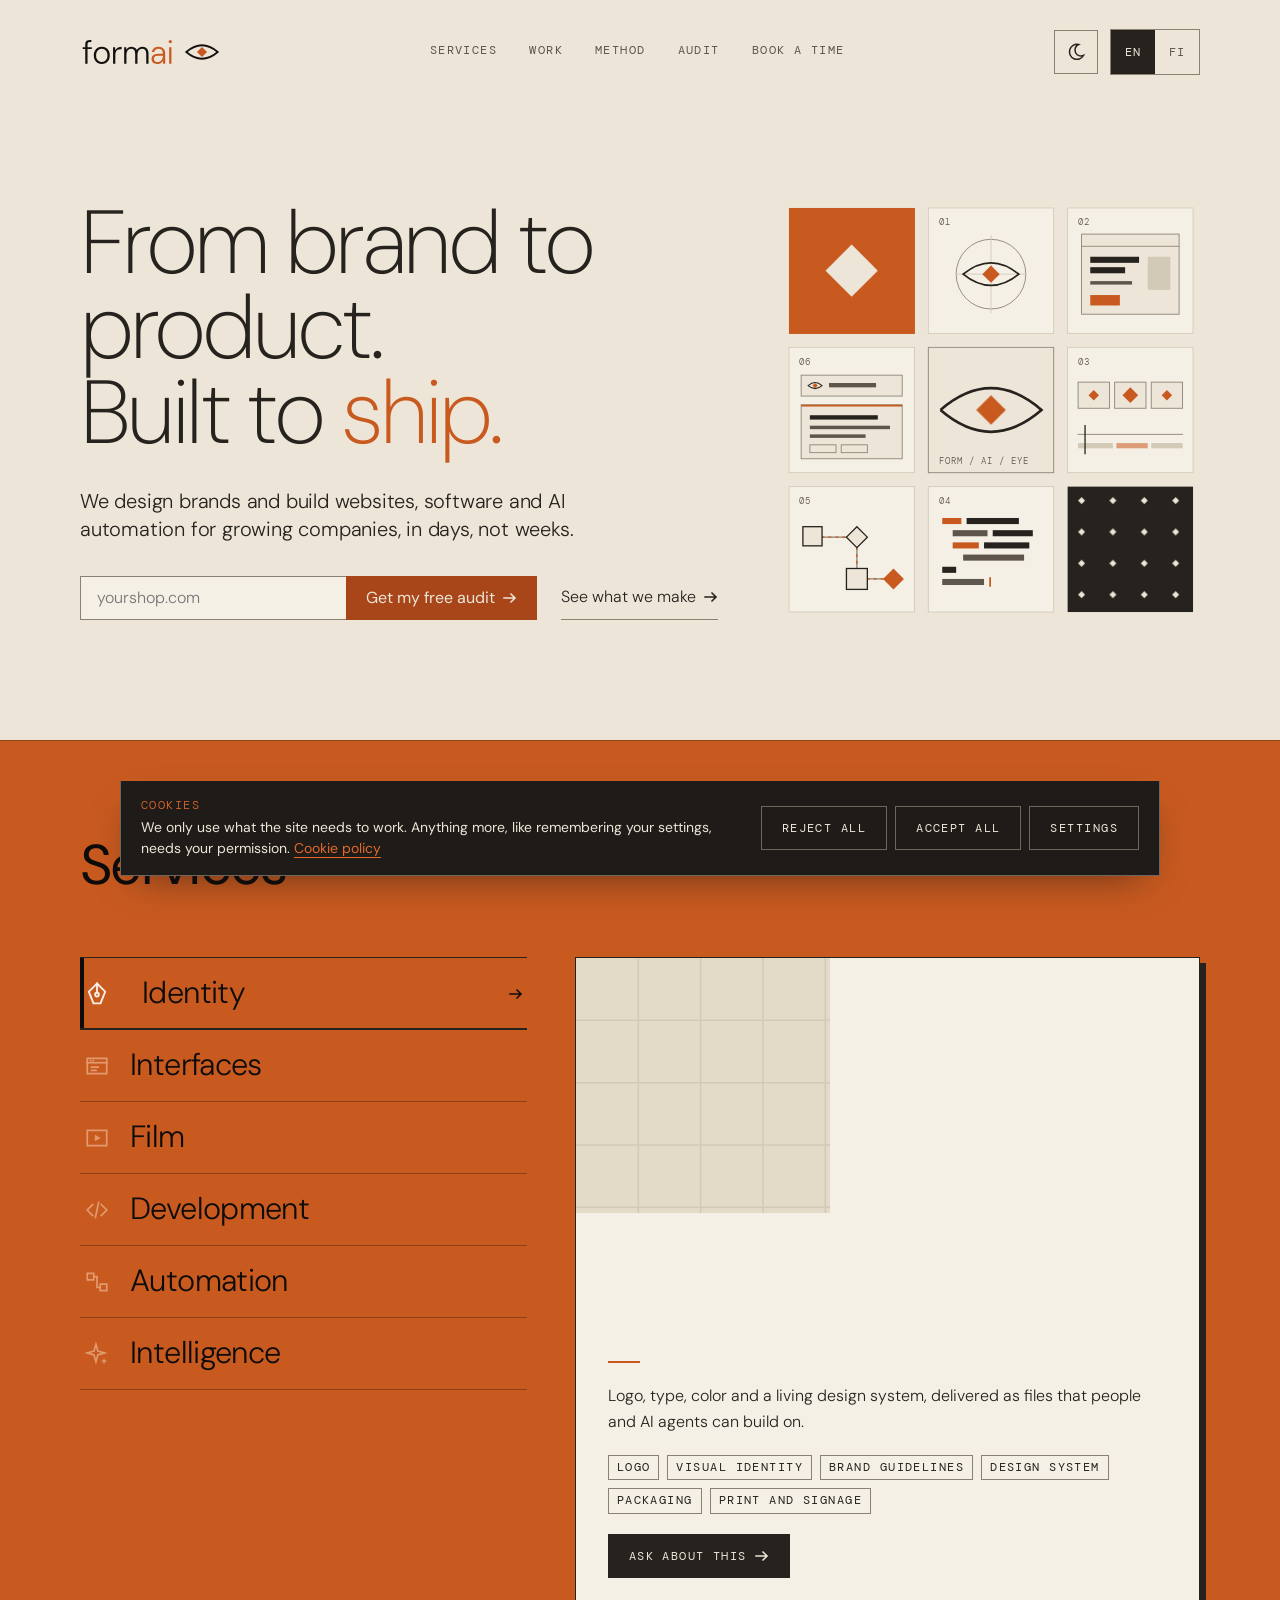
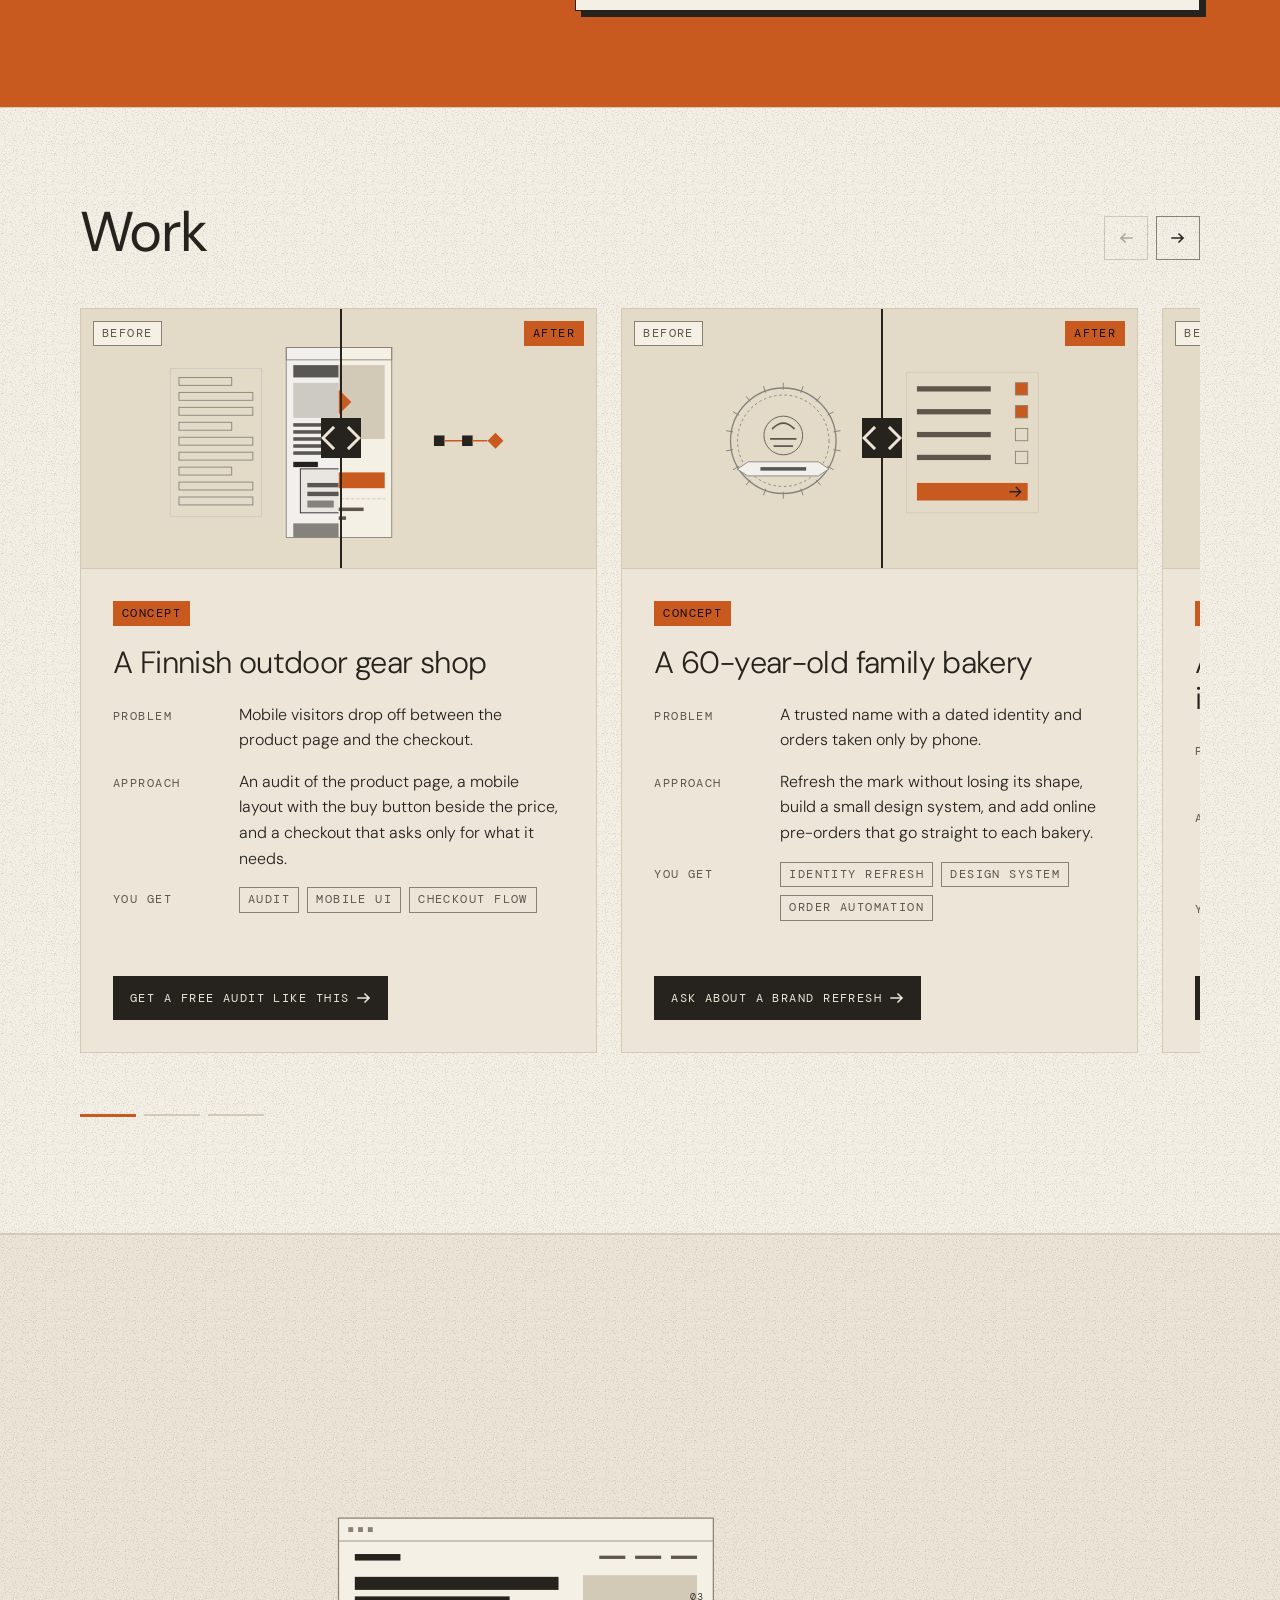
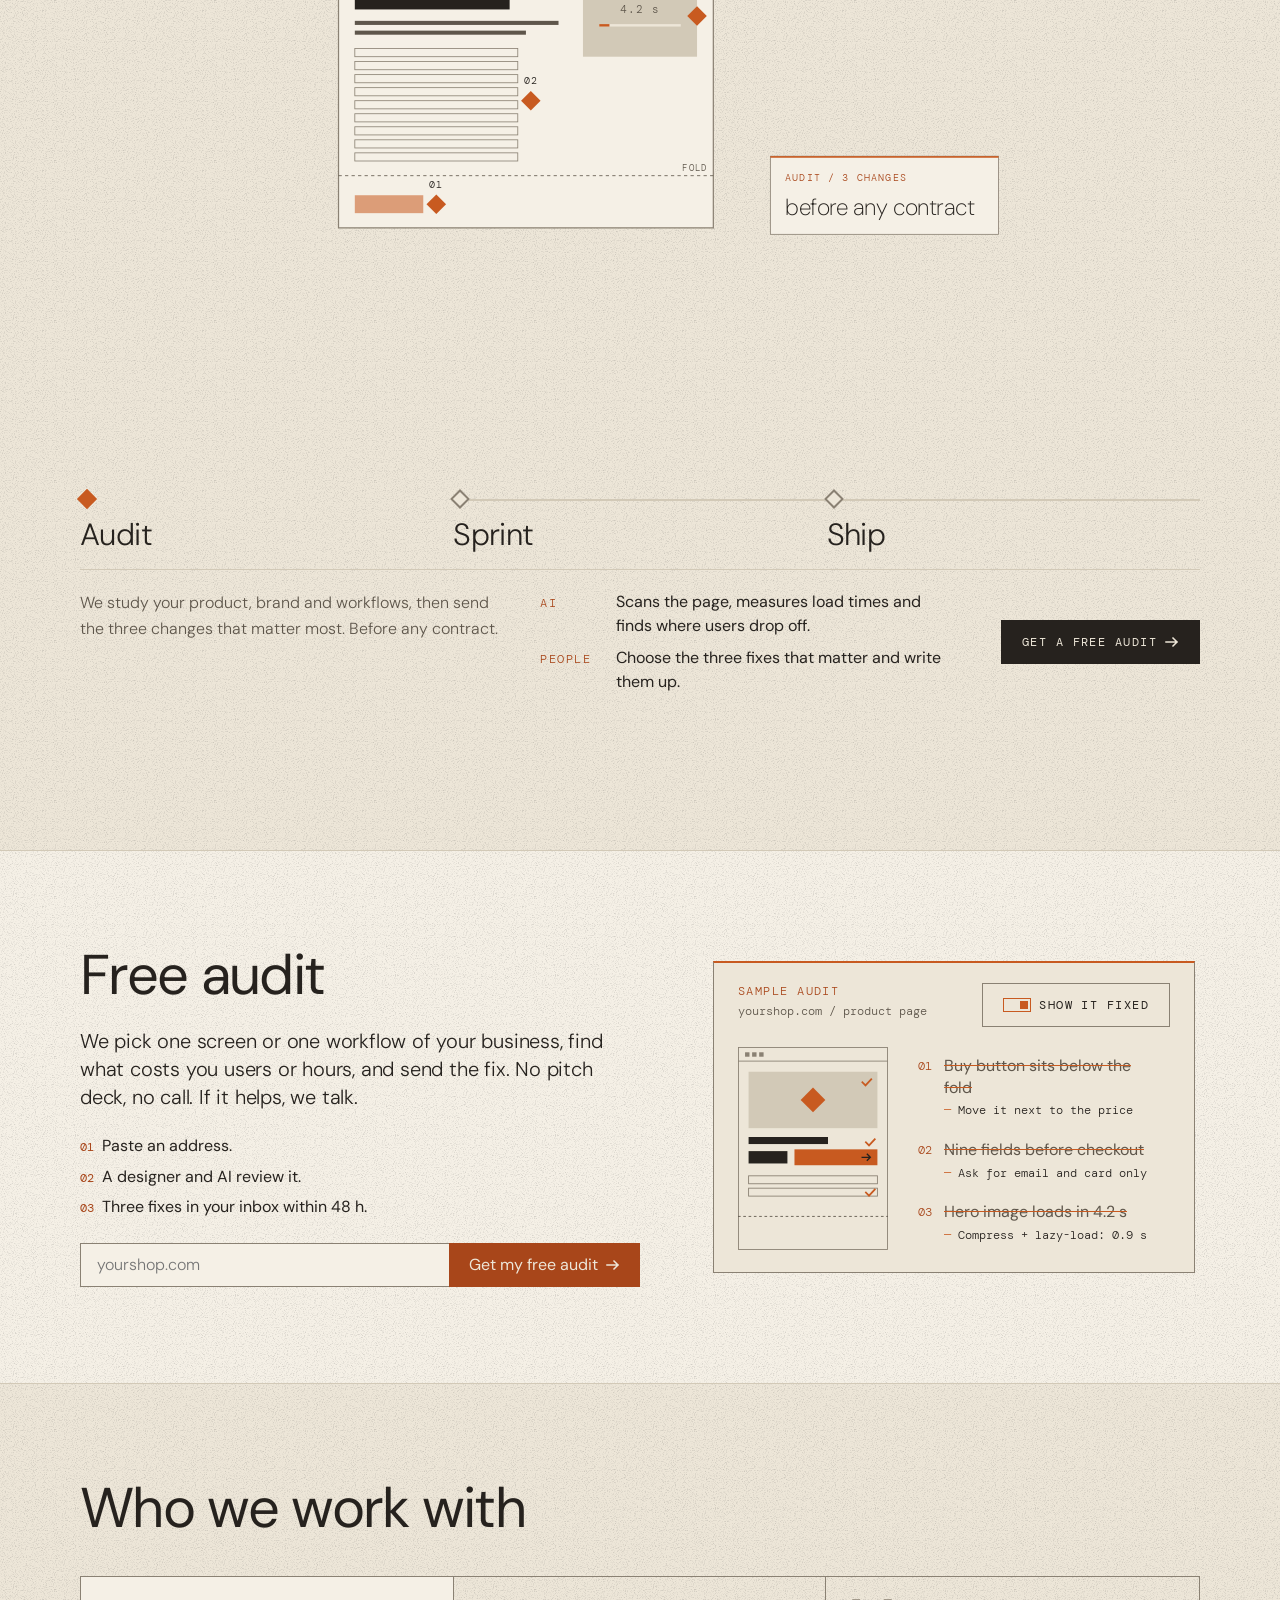
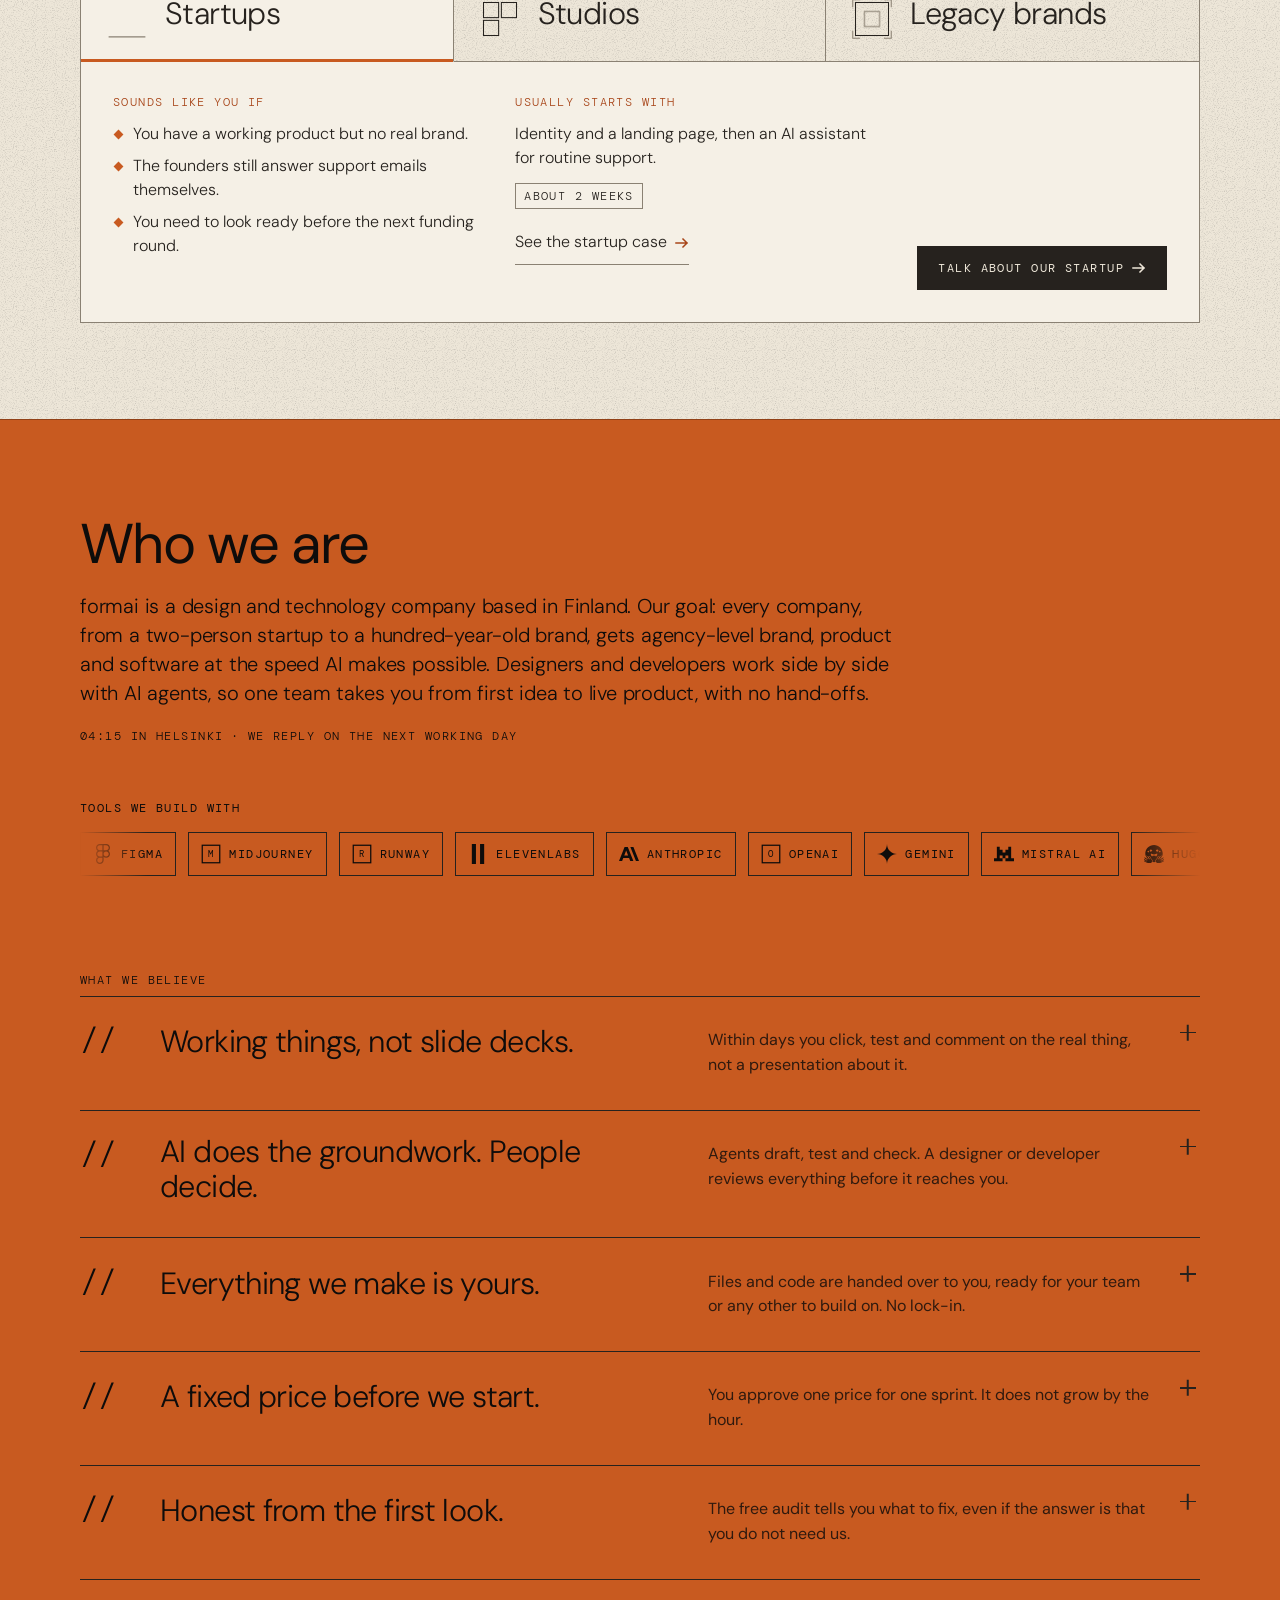
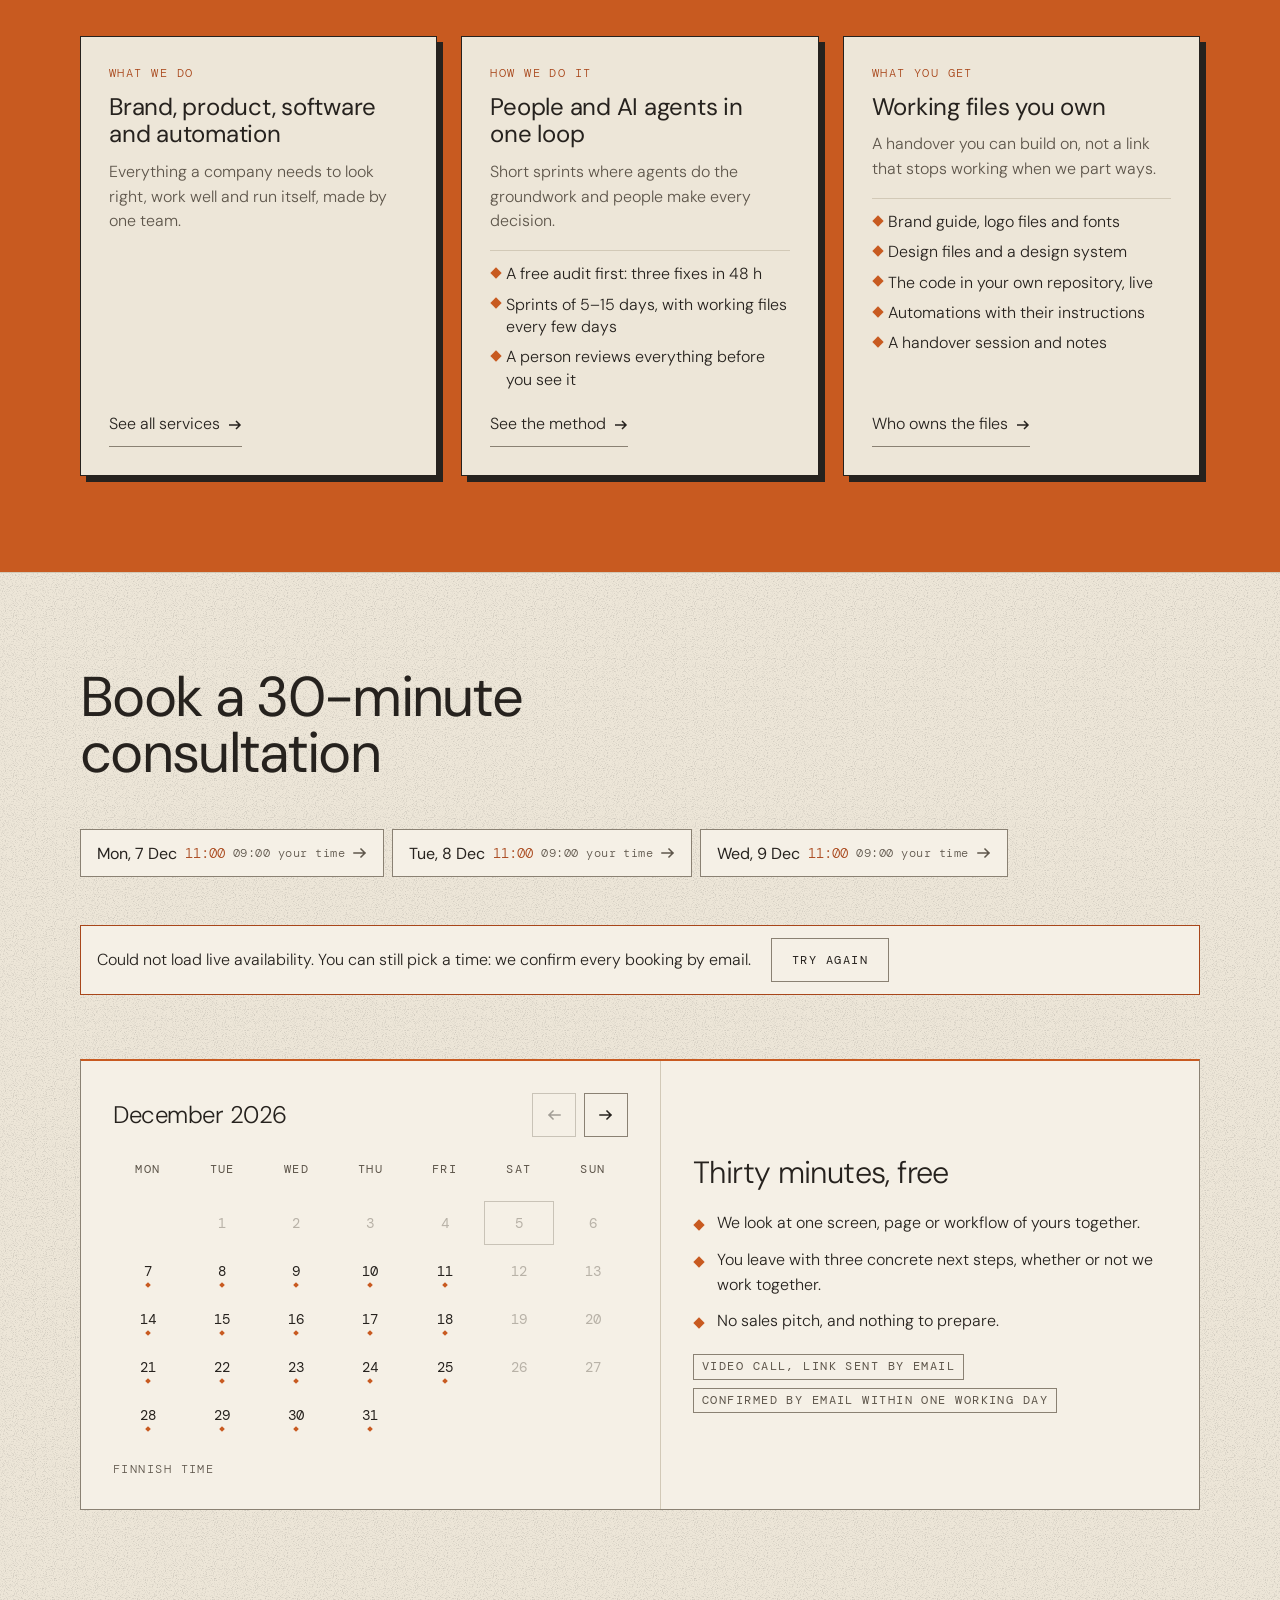
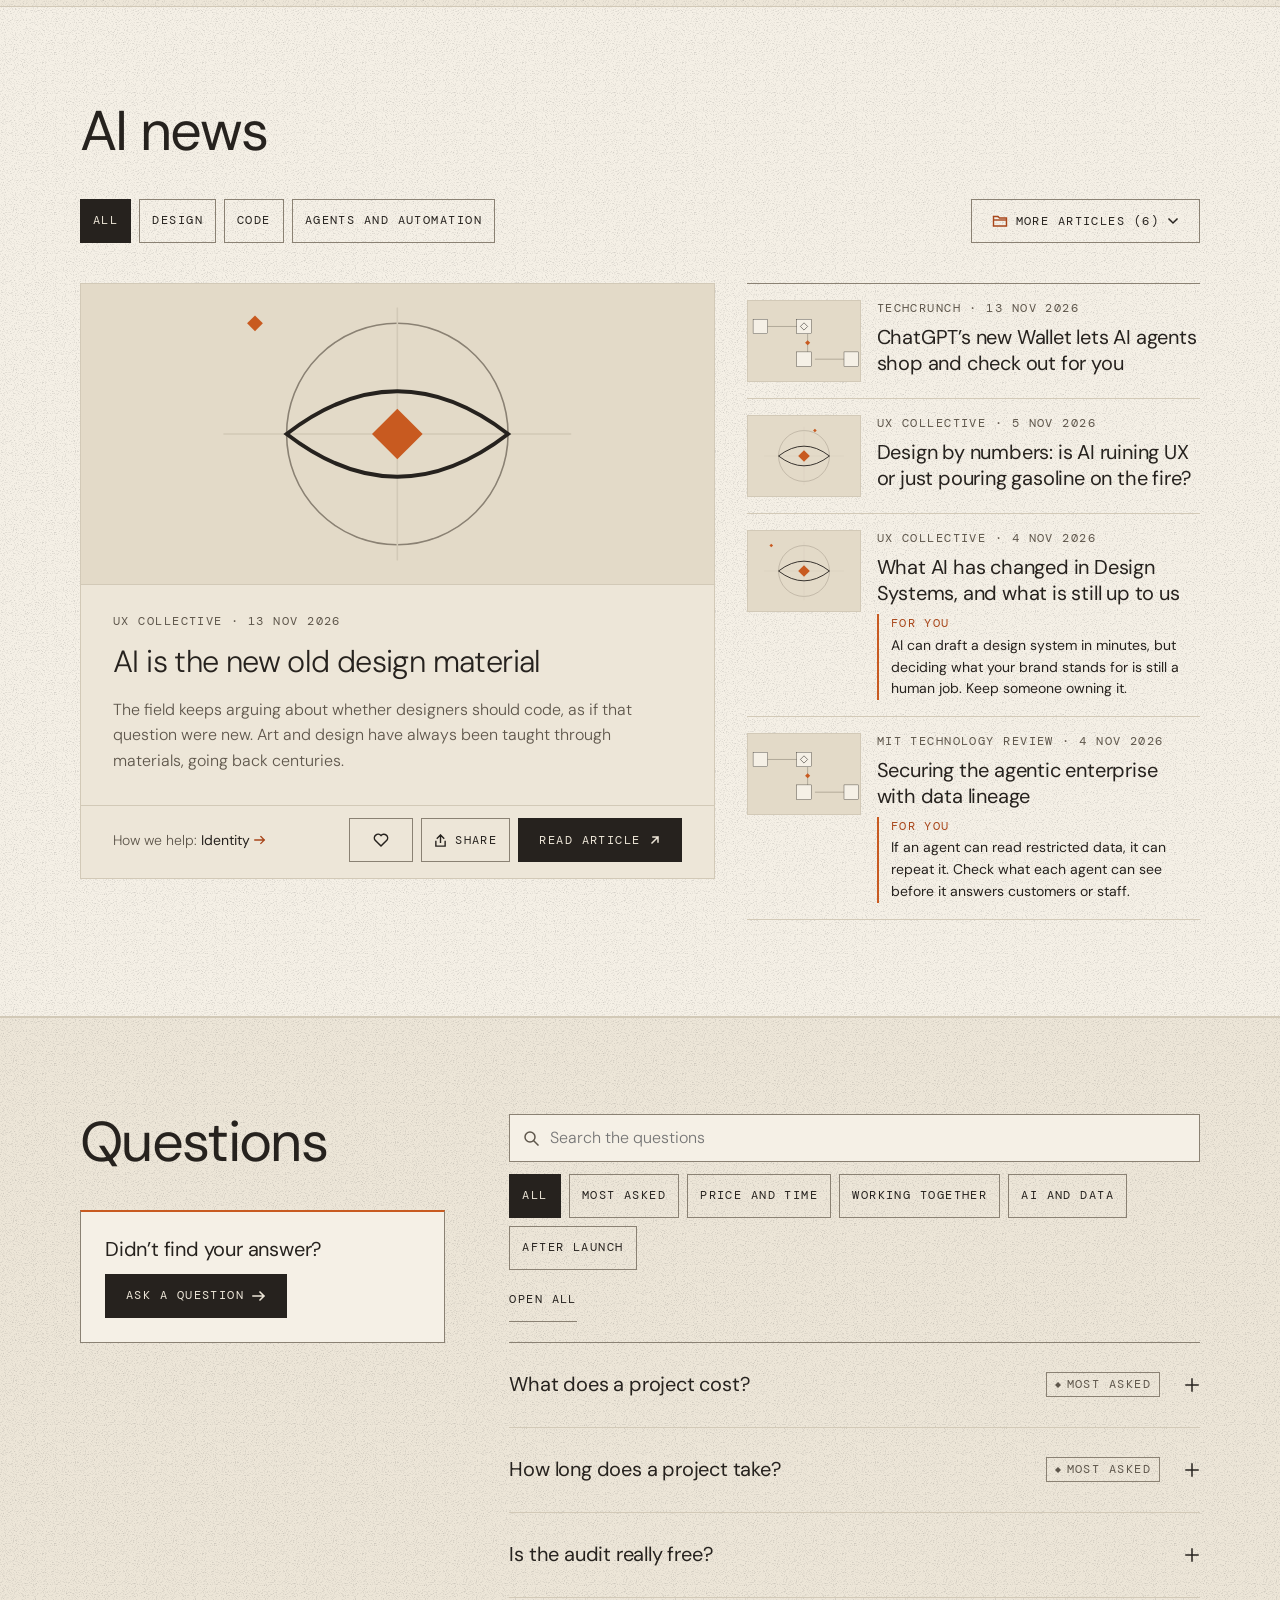
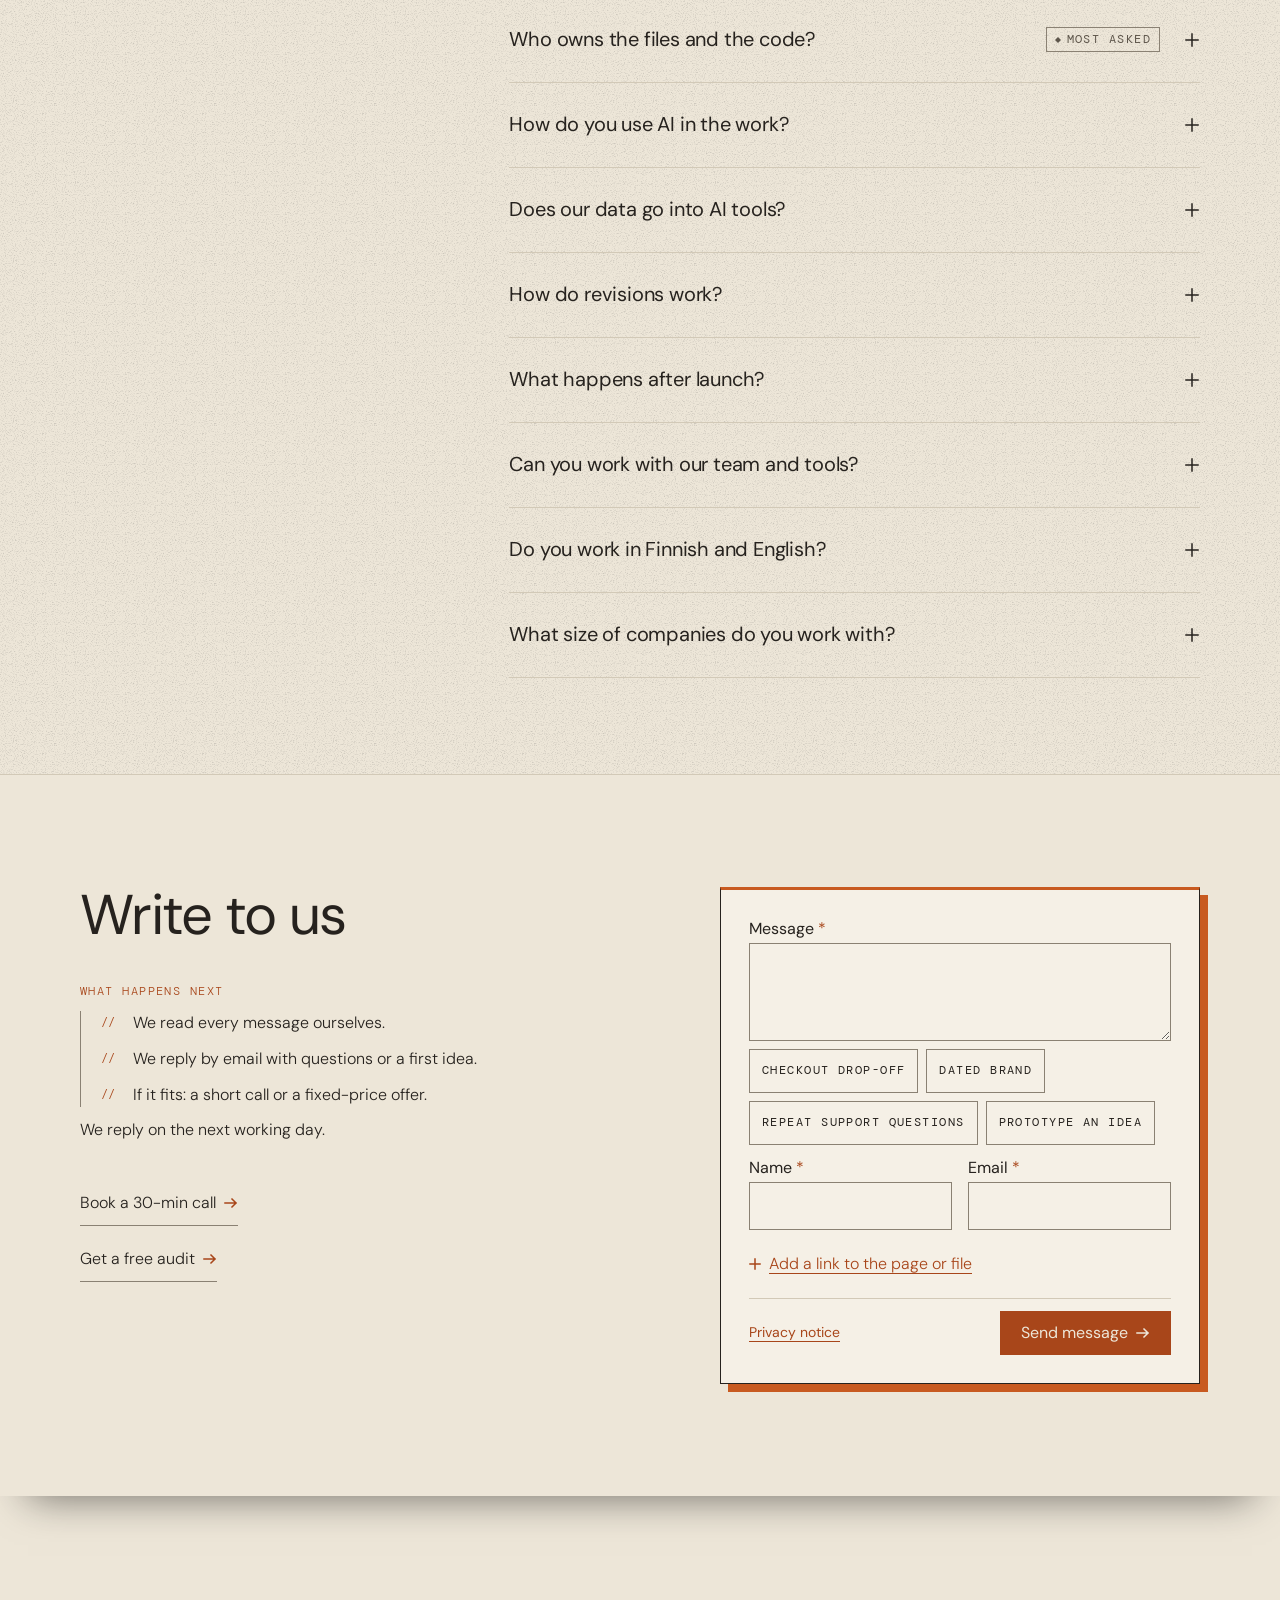
<file: index.html>
<!doctype html>
<html lang="en" data-theme="light">
<head>
<meta charset="utf-8">
<meta name="viewport" content="width=device-width, initial-scale=1">
<title>formai – Design and AI development company in Finland</title>
<meta name="description" content="Brand, websites, software and AI automation for growing companies, designed and built in days by a Finnish design and AI team. Start with a free audit.">
<meta name="theme-color" content="#EDE6D8" media="(prefers-color-scheme: light)">
<meta name="theme-color" content="#141210" media="(prefers-color-scheme: dark)">
<link rel="icon" type="image/svg+xml" href="assets/icons/favicon.svg">
<link rel="icon" type="image/png" sizes="48x48" href="assets/icons/favicon-48.png">
<link rel="apple-touch-icon" href="assets/icons/apple-touch-icon.png">
<link rel="manifest" href="assets/site.webmanifest">
<link rel="preload" href="assets/fonts/DMSans-200.woff2" as="font" type="font/woff2" crossorigin>
<link rel="preload" href="assets/fonts/DMSans-300.woff2" as="font" type="font/woff2" crossorigin>
<link rel="preload" href="assets/fonts/DMMono-400.woff2" as="font" type="font/woff2" crossorigin>
<link rel="stylesheet" href="assets/css/styles.css?v=dev">
<script>
/* A refresh starts at the top: drop the #part before the browser can jump to it. */
(function () {
  try {
    var nav = performance.getEntriesByType && performance.getEntriesByType('navigation')[0];
    var reload = nav ? nav.type === 'reload' : (performance.navigation && performance.navigation.type === 1);
    if (reload) {
      window.__fmReload = true;
      if ('scrollRestoration' in history) history.scrollRestoration = 'manual';
      if (location.hash.length > 1 && history.replaceState) history.replaceState(null, '', location.pathname + location.search);
    }
  } catch (e) {}
})();
/* Apply saved theme before first paint to avoid a flash. */
(function () {
  try {
    var rec = JSON.parse(localStorage.getItem('fm-consent') || 'null');
    var m = rec && rec.prefs ? localStorage.getItem('fm-mode') : '';
    // Coming from the language switch: keep the theme the visitor had on (for this one page load).
    var c = JSON.parse(sessionStorage.getItem('fm-lang-pos') || 'null');
    if (c && c.mode && Date.now() - c.t < 15000) m = c.mode;
    if (!m) m = 'light';   // first visit: the light theme
    var dark = m !== 'light';
    document.documentElement.setAttribute('data-theme', dark ? 'dark' : 'light');
    // Browser bar / status bar colour from the first frame, so it never changes colour while loading.
    document.querySelectorAll('meta[name="theme-color"]').forEach(function (tc) { tc.setAttribute('content', dark ? '#141210' : '#EDE6D8'); });
  } catch (e) {}
})();
</script>
</head>
<body>
<div id="top" class="fm-root fm-motion" data-theme="light">
<script>document.getElementById('top').setAttribute('data-theme', document.documentElement.getAttribute('data-theme') === 'dark' ? 'dark' : 'light');</script>

<!-- LOADER -->
<div class="fm-loader" id="fm-loader" role="status" aria-live="polite" style="position: fixed; inset: 0; z-index: 100; display: flex; align-items: center; justify-content: center; background: var(--surface); color: var(--ink);">
<div class="fm-ld-inner" style="display: flex; flex-direction: column; align-items: center; gap: 32px;">
<svg class="fm-ld-svg" width="120" height="120" viewBox="0 0 64 64" aria-hidden="true" style="display: block; overflow: visible;">
<g class="fm-ld-eye"><path class="fm-ld-lid" d="M4 32 Q32 8 60 32 Q32 56 4 32 Z" fill="none" vector-effect="non-scaling-stroke" style="stroke: var(--ink); stroke-linejoin: miter; stroke-miterlimit: 2;"><animate class="fm-lid-anim" attributeName="d" begin="0.35s" dur="0.34s" fill="remove" calcMode="spline" keyTimes="0;0.45;0.55;1" keySplines=".55 0 .45 1;0 0 1 1;.55 0 .45 1" values="M4 32 Q32 8 60 32 Q32 56 4 32 Z;M4 32 Q32 56 60 32 Q32 56 4 32 Z;M4 32 Q32 56 60 32 Q32 56 4 32 Z;M4 32 Q32 8 60 32 Q32 56 4 32 Z"></animate></path><clipPath id="fm-ld-clip"><rect x="0" y="20" width="64" height="64"><animate class="fm-lid-anim" attributeName="y" begin="0.35s" dur="0.34s" fill="remove" calcMode="spline" keyTimes="0;0.45;0.55;1" keySplines=".55 0 .45 1;0 0 1 1;.55 0 .45 1" values="20;44;44;20"></animate></rect></clipPath><g clip-path="url(#fm-ld-clip)"><path class="fm-ld-pupil" style="fill: var(--brand);" d="M32 23 L41 32 L32 41 L23 32 Z"></path></g></g>
</svg>
<div style="display: flex; flex-direction: column; align-items: center; gap: 12px;">
<div style="position: relative; width: 160px; height: 1px; background: var(--line); overflow: hidden;"><div class="fm-ld-bar" style="position: absolute; left: 0; top: 0; width: 40%; height: 1px; background: var(--brand);"></div></div>
<span style="font-family: 'DM Mono', ui-monospace, monospace; font-size: 0.75rem; font-weight: 400; letter-spacing: 0.12em; text-transform: uppercase; color: var(--muted);">formai / <span data-i18n="loading"></span></span>
</div>
</div>
<div style="position: absolute; left: 0; right: 0; bottom: 0; height: 2px; background: var(--brand);"></div>
</div>

<a class="fm-skip" href="#content" data-i18n="skip"></a>

<!-- Rendered by assets/js/main.js: cookie banner, contact dialog, policy dialog -->
<div id="fm-banner-root"></div>
<div id="fm-contact-root"></div>
<div id="fm-audit-root"></div>
<div id="fm-doc-root"></div>

<!-- NAV -->
<header class="fm-pad" style="width: 100%; max-width: 1200px; margin: 0 auto; padding: 28px 40px; box-sizing: border-box; display: flex; flex-wrap: wrap; align-items: center; justify-content: space-between; gap: 20px;">
<a href="#top" data-i18n-aria-label="home" style="display: flex; align-items: center; min-height: 44px;">
<img class="fm-only-dark" src="assets/logos/formai-wordmark-cream.svg" alt="formai" width="98" height="28" style="height: 28px; width: auto; display: block;">
<img class="fm-only-light" src="assets/logos/formai-wordmark-charcoal.svg" alt="formai" width="98" height="28" style="height: 28px; width: auto; display: block;">
<svg class="fm-nav-eye" viewBox="0 0 64 64" width="36" height="36" aria-hidden="true" focusable="false"><g class="fm-nav-lid"><path class="fm-nav-eye-line" d="M4 32 Q32 8 60 32 Q32 56 4 32 Z" fill="none" stroke-linejoin="miter" stroke-miterlimit="2" vector-effect="non-scaling-stroke"><animate class="fm-lid-anim" attributeName="d" begin="indefinite" dur="0.34s" fill="remove" calcMode="spline" keyTimes="0;0.45;0.55;1" keySplines=".55 0 .45 1;0 0 1 1;.55 0 .45 1" values="M4 32 Q32 8 60 32 Q32 56 4 32 Z;M4 32 Q32 56 60 32 Q32 56 4 32 Z;M4 32 Q32 56 60 32 Q32 56 4 32 Z;M4 32 Q32 8 60 32 Q32 56 4 32 Z"></animate></path><clipPath id="fm-nav-clip"><rect x="0" y="20" width="64" height="64"><animate class="fm-lid-anim" attributeName="y" begin="indefinite" dur="0.34s" fill="remove" calcMode="spline" keyTimes="0;0.45;0.55;1" keySplines=".55 0 .45 1;0 0 1 1;.55 0 .45 1" values="20;44;44;20"></animate></rect></clipPath><g clip-path="url(#fm-nav-clip)"><path fill="#C85A20" d="M32 23 L41 32 L32 41 L23 32 Z"></path></g></g></svg>
</a>
<div class="fm-hctl" style="display: flex; align-items: center; gap: 12px;">
<button type="button" class="fm-mode" id="fm-mode-btn" data-action="toggleMode" style="display: flex; align-items: center; justify-content: center; width: 44px; height: 44px; padding: 0; border: 1px solid var(--strong); border-radius: 0; background: transparent; color: var(--ink); cursor: pointer;">
<svg class="fm-only-dark" width="20" height="20" viewBox="0 0 20 20" aria-hidden="true"><path d="M10 6 L14 10 L10 14 L6 10 Z M10 1 V3.5 M10 16.5 V19 M1 10 H3.5 M16.5 10 H19 M3.6 3.6 L5.4 5.4 M14.6 14.6 L16.4 16.4 M3.6 16.4 L5.4 14.6 M14.6 5.4 L16.4 3.6" style="fill: none; stroke: currentColor; stroke-width: 1.5; stroke-linecap: square; stroke-linejoin: miter;"></path></svg>
<svg class="fm-only-light" width="20" height="20" viewBox="0 0 20 20" aria-hidden="true"><path d="M12.5 2.5 A7.5 7.5 0 1 0 17.5 13.5 A6 6 0 0 1 12.5 2.5 Z" style="fill: none; stroke: currentColor; stroke-width: 1.5; stroke-linejoin: miter;"></path></svg>
</button>
<div role="group" class="fm-lang" data-i18n-aria-label="langLabel" style="display: flex; border: 1px solid var(--strong);">
<button type="button" data-action="setEn" aria-pressed="true" lang="en" style="font-family: 'DM Mono', ui-monospace, monospace; font-size: 0.75rem; font-weight: 400; letter-spacing: 0.12em; line-height: 1; min-width: 44px; min-height: 44px; padding: 0 12px; border: 0; border-radius: 0; cursor: pointer; transition: background-color .18s linear, color .18s linear;">EN</button>
<button type="button" data-action="setFi" aria-pressed="false" lang="fi" style="font-family: 'DM Mono', ui-monospace, monospace; font-size: 0.75rem; font-weight: 400; letter-spacing: 0.12em; line-height: 1; min-width: 44px; min-height: 44px; padding: 0 12px; border: 0; border-radius: 0; cursor: pointer; transition: background-color .18s linear, color .18s linear;">FI</button>
</div>
<button type="button" class="fm-menu-btn" data-action="toggleMenu" aria-expanded="false" aria-controls="fm-nav" data-i18n-aria-label="menu" style="display: none; align-items: center; justify-content: center; width: 44px; height: 44px; padding: 0; border: 1px solid var(--strong); border-radius: 0; background: transparent; color: var(--ink); cursor: pointer;">
<svg class="fm-ico-menu" width="20" height="20" viewBox="0 0 20 20" aria-hidden="true"><path d="M2 6 H18 M2 14 H18" style="fill: none; stroke: currentColor; stroke-width: 1.5; stroke-linecap: square;"></path></svg>
<svg class="fm-ico-close" width="20" height="20" viewBox="0 0 20 20" aria-hidden="true"><path d="M4 4 L16 16 M16 4 L4 16" style="fill: none; stroke: currentColor; stroke-width: 1.5; stroke-linecap: square;"></path></svg>
</button>
</div>
<nav id="fm-nav" class="fm-navlinks" data-i18n-aria-label="navLabel" style="display: flex; align-items: center; gap: 32px;">
<a class="fm-link fm-navlink" href="#services" data-action="closeMenu" data-i18n="navServices" style="font-family: 'DM Mono', ui-monospace, monospace; font-size: 0.75rem; font-weight: 400; letter-spacing: 0.12em; text-transform: uppercase; color: var(--muted);"></a>
<a class="fm-link fm-navlink" href="#work" data-action="closeMenu" data-i18n="navWork" style="font-family: 'DM Mono', ui-monospace, monospace; font-size: 0.75rem; font-weight: 400; letter-spacing: 0.12em; text-transform: uppercase; color: var(--muted);"></a>
<a class="fm-link fm-navlink" href="#method" data-action="closeMenu" data-i18n="navMethod" style="font-family: 'DM Mono', ui-monospace, monospace; font-size: 0.75rem; font-weight: 400; letter-spacing: 0.12em; text-transform: uppercase; color: var(--muted);"></a>
<a class="fm-link fm-navlink" href="#audit" data-action="closeMenu" data-i18n="navAudit" style="font-family: 'DM Mono', ui-monospace, monospace; font-size: 0.75rem; font-weight: 400; letter-spacing: 0.12em; text-transform: uppercase; color: var(--muted);"></a>
<a class="fm-link fm-navlink fm-navlink-more" href="#about" data-action="closeMenu" data-i18n="aboutLabel" style="font-family: 'DM Mono', ui-monospace, monospace; font-size: 0.75rem; font-weight: 400; letter-spacing: 0.12em; text-transform: uppercase; color: var(--muted);"></a>
<a class="fm-link fm-navlink" href="#book" data-action="closeMenu" data-i18n="navBook" style="font-family: 'DM Mono', ui-monospace, monospace; font-size: 0.75rem; font-weight: 400; letter-spacing: 0.12em; text-transform: uppercase; color: var(--muted);"></a>
<a class="fm-link fm-navlink fm-navlink-more" href="#news" data-action="closeMenu" data-i18n="newsLabel" style="font-family: 'DM Mono', ui-monospace, monospace; font-size: 0.75rem; font-weight: 400; letter-spacing: 0.12em; text-transform: uppercase; color: var(--muted);"></a>
<a class="fm-link fm-navlink fm-navlink-more" href="#faq" data-action="closeMenu" data-i18n="faqLabel" style="font-family: 'DM Mono', ui-monospace, monospace; font-size: 0.75rem; font-weight: 400; letter-spacing: 0.12em; text-transform: uppercase; color: var(--muted);"></a>
<div role="group" class="fm-lang fm-nav-lang" data-i18n-aria-label="langLabel" style="display: flex; border: 1px solid var(--strong);">
<button type="button" data-action="setEn" aria-pressed="true" lang="en" style="font-family: 'DM Mono', ui-monospace, monospace; font-size: 0.75rem; font-weight: 400; letter-spacing: 0.12em; line-height: 1; min-width: 44px; min-height: 44px; padding: 0 12px; border: 0; border-radius: 0; cursor: pointer; transition: background-color .18s linear, color .18s linear;">EN</button>
<button type="button" data-action="setFi" aria-pressed="false" lang="fi" style="font-family: 'DM Mono', ui-monospace, monospace; font-size: 0.75rem; font-weight: 400; letter-spacing: 0.12em; line-height: 1; min-width: 44px; min-height: 44px; padding: 0 12px; border: 0; border-radius: 0; cursor: pointer; transition: background-color .18s linear, color .18s linear;">FI</button>
</div>
</nav>
</header>

<main id="content" tabindex="-1" style="display: flex; flex-direction: column;">

<!-- HERO -->
<section class="fm-pad fm-hero" style="width: 100%; max-width: 1200px; margin: 0 auto; padding: 96px 40px 120px; box-sizing: border-box; display: flex; flex-wrap: wrap; align-items: center; gap: 64px;">
<div class="fm-hero-text" style="flex: 1 1 560px; min-width: 0; display: flex; flex-direction: column; gap: 32px;">
<h1 style="margin: 0; font-size: clamp(min(3.25rem, 13vw), 7vw, 6rem); line-height: 0.95; font-weight: 200; letter-spacing: -0.04em; color: var(--ink);"><span class="fm-word fm-d2" data-i18n="h1"></span> <span class="fm-h1-line"><span class="fm-word fm-d3" data-i18n="h2"></span> <span class="fm-word fm-d4" style="color: var(--brand);" data-i18n="h3"></span></span></h1>
<p class="fm-in fm-d6" style="margin: 0; max-width: 520px; font-size: 1.25rem; line-height: 1.4; font-weight: 300; letter-spacing: -0.01em; color: var(--ink);" data-i18n="heroP"></p>
<div class="fm-in fm-d7 fm-hero-cta"><form class="fm-hero-start" id="fm-hero-start" novalidate><label for="fm-hero-url" class="fm-sr" data-i18n="au.url"></label><input id="fm-hero-url" class="fm-input" type="url" maxlength="2048" inputmode="url" autocomplete="url" data-i18n-placeholder="au.startPh"><button type="submit" class="fm-btn fm-btn-primary"><span data-i18n="au.startBtn"></span> <svg class="fm-arrow" width="14" height="14" viewBox="0 0 14 14" aria-hidden="true"><path d="M1 7 H12 M8 3 L12 7 L8 11" style="fill: none; stroke: currentColor; stroke-width: 1.5; stroke-linecap: square;"></path></svg></button></form><a class="fm-hero-more" href="#work"><span data-i18n="cta2"></span> <svg class="fm-arrow" width="14" height="14" viewBox="0 0 14 14" aria-hidden="true"><path d="M1 7 H12 M8 3 L12 7 L8 11" style="fill: none; stroke: currentColor; stroke-width: 1.5; stroke-linecap: square;"></path></svg></a></div>
</div>
<div class="fm-hero-artcol" style="flex: 1 1 340px; min-width: 0; display: flex; justify-content: center;">
<div class="fm-hero-artwrap">
<svg class="fm-svg fm-hero-art" viewBox="0 0 480 480" aria-hidden="true" style="width: 100%; max-width: 460px; height: auto; display: block; overflow: hidden;"><g class="fm-blk-b"><rect x="8" y="8" width="144" height="144" style="fill: var(--brand);"></rect><path class="fm-pupil" d="M80 50 L110 80 L80 110 L50 80 Z" style="fill: var(--surface);"></path></g><g class="fm-blk-c"><rect x="328" y="328" width="144" height="144" style="fill: var(--ink);"></rect><g class="fm-lattice" style="fill: var(--surface);"><path style="animation-delay: 1.00s" d="M344 340 L348 344 L344 348 L340 344 Z"></path><path style="animation-delay: 1.15s" d="M380 340 L384 344 L380 348 L376 344 Z"></path><path style="animation-delay: 1.30s" d="M416 340 L420 344 L416 348 L412 344 Z"></path><path style="animation-delay: 1.45s" d="M452 340 L456 344 L452 348 L448 344 Z"></path><path style="animation-delay: 1.15s" d="M344 376 L348 380 L344 384 L340 380 Z"></path><path style="animation-delay: 1.30s" d="M380 376 L384 380 L380 384 L376 380 Z"></path><path style="animation-delay: 1.45s" d="M416 376 L420 380 L416 384 L412 380 Z"></path><path style="animation-delay: 1.60s" d="M452 376 L456 380 L452 384 L448 380 Z"></path><path style="animation-delay: 1.30s" d="M344 412 L348 416 L344 420 L340 416 Z"></path><path style="animation-delay: 1.45s" d="M380 412 L384 416 L380 420 L376 416 Z"></path><path style="animation-delay: 1.60s" d="M416 412 L420 416 L416 420 L412 416 Z"></path><path style="animation-delay: 1.75s" d="M452 412 L456 416 L452 420 L448 416 Z"></path><path style="animation-delay: 1.45s" d="M344 448 L348 452 L344 456 L340 452 Z"></path><path style="animation-delay: 1.60s" d="M380 448 L384 452 L380 456 L376 452 Z"></path><path style="animation-delay: 1.75s" d="M416 448 L420 452 L416 456 L412 452 Z"></path><path style="animation-delay: 1.90s" d="M452 448 L456 452 L452 456 L448 452 Z"></path></g></g><path class="fm-hx-link" d="M240 240 L240 80" pathLength="1" style="fill: none; stroke: var(--brand); stroke-width: 1.5; stroke-dasharray: 1 1; animation-delay: 0.40s;"></path><path class="fm-hx-link" d="M240 240 L400 80" pathLength="1" style="fill: none; stroke: var(--brand); stroke-width: 1.5; stroke-dasharray: 1 1; animation-delay: 1.10s;"></path><path class="fm-hx-link" d="M240 240 L400 240" pathLength="1" style="fill: none; stroke: var(--brand); stroke-width: 1.5; stroke-dasharray: 1 1; animation-delay: 1.80s;"></path><path class="fm-hx-link" d="M240 240 L240 400" pathLength="1" style="fill: none; stroke: var(--brand); stroke-width: 1.5; stroke-dasharray: 1 1; animation-delay: 2.50s;"></path><path class="fm-hx-link" d="M240 240 L80 400" pathLength="1" style="fill: none; stroke: var(--brand); stroke-width: 1.5; stroke-dasharray: 1 1; animation-delay: 3.20s;"></path><path class="fm-hx-link" d="M240 240 L80 240" pathLength="1" style="fill: none; stroke: var(--brand); stroke-width: 1.5; stroke-dasharray: 1 1; animation-delay: 3.90s;"></path><g class="fm-hx-tile" style="animation-delay: 0.60s;"><g transform="translate(168 8)"><rect x="0" y="0" width="144" height="144" style="fill: var(--raised); stroke: var(--line); stroke-width: 1;"></rect><text x="12" y="20" style="font-family: 'DM Mono', ui-monospace, monospace; font-size: 10px; letter-spacing: 0.12em; fill: var(--muted);">01</text><circle cx="72" cy="76" r="40" style="fill: none; stroke: var(--strong); stroke-width: 1;"></circle><path d="M32 76 H112 M72 32 V120" style="fill: none; stroke: var(--line); stroke-width: 1; stroke-linecap: square; stroke-linejoin: miter;"></path><path d="M40 76 Q72 50 104 76 Q72 102 40 76 Z" style="fill: none; stroke: var(--ink); stroke-width: 2; stroke-linecap: square; stroke-linejoin: miter;"></path><path d="M72 66 L82 76 L72 86 L62 76 Z" style="fill: var(--brand); stroke-linecap: square; stroke-linejoin: miter;"></path></g></g><g class="fm-hx-tile" style="animation-delay: 1.30s;"><g transform="translate(328 8)"><rect x="0" y="0" width="144" height="144" style="fill: var(--raised); stroke: var(--line); stroke-width: 1;"></rect><text x="12" y="20" style="font-family: 'DM Mono', ui-monospace, monospace; font-size: 10px; letter-spacing: 0.12em; fill: var(--muted);">02</text><rect x="16" y="30" width="112" height="92" style="fill: var(--surface); stroke: var(--strong); stroke-width: 1;"></rect><path d="M16 44 H128" style="fill: none; stroke: var(--strong); stroke-width: 1; stroke-linecap: square; stroke-linejoin: miter;"></path><rect x="26" y="56" width="56" height="7" style="fill: var(--ink);"></rect><rect x="26" y="68" width="40" height="7" style="fill: var(--ink);"></rect><rect x="26" y="84" width="48" height="4" style="fill: var(--muted);"></rect><rect x="26" y="100" width="34" height="12" style="fill: var(--brand);"></rect><rect x="92" y="56" width="26" height="38" style="fill: var(--line);"></rect></g></g><g class="fm-hx-tile" style="animation-delay: 2.00s;"><g transform="translate(328 168)"><rect x="0" y="0" width="144" height="144" style="fill: var(--raised); stroke: var(--line); stroke-width: 1;"></rect><text x="12" y="20" style="font-family: 'DM Mono', ui-monospace, monospace; font-size: 10px; letter-spacing: 0.12em; fill: var(--muted);">03</text><rect x="12" y="40" width="36" height="30" style="fill: var(--surface); stroke: var(--strong); stroke-width: 1;"></rect><path d="M30 49 L36 55 L30 61 L24 55 Z" style="fill: var(--brand); stroke-linecap: square; stroke-linejoin: miter;"></path><rect x="54" y="40" width="36" height="30" style="fill: var(--surface); stroke: var(--strong); stroke-width: 1;"></rect><path d="M72 46 L81 55 L72 64 L63 55 Z" style="fill: var(--brand); stroke-linecap: square; stroke-linejoin: miter;"></path><rect x="96" y="40" width="36" height="30" style="fill: var(--surface); stroke: var(--strong); stroke-width: 1;"></rect><path d="M114 49 L120 55 L114 61 L108 55 Z" style="fill: var(--brand); stroke-linecap: square; stroke-linejoin: miter;"></path><path d="M12 100 H132" style="fill: none; stroke: var(--strong); stroke-width: 1; stroke-linecap: square; stroke-linejoin: miter;"></path><rect x="12" y="110" width="40" height="6" style="fill: var(--line);"></rect><rect x="56" y="110" width="36" height="6" style="fill: var(--brand); opacity: .55;"></rect><rect x="96" y="110" width="36" height="6" style="fill: var(--line);"></rect><g class="fm-hx-ph"><path d="M20 90 V122" style="fill: none; stroke: var(--ink); stroke-width: 1.5; stroke-linecap: square; stroke-linejoin: miter;"></path></g></g></g><g class="fm-hx-tile" style="animation-delay: 2.70s;"><g transform="translate(168 328)"><rect x="0" y="0" width="144" height="144" style="fill: var(--raised); stroke: var(--line); stroke-width: 1;"></rect><text x="12" y="20" style="font-family: 'DM Mono', ui-monospace, monospace; font-size: 10px; letter-spacing: 0.12em; fill: var(--muted);">04</text><rect x="16" y="36" width="22" height="7" style="fill: var(--brand);"></rect><rect x="44" y="36" width="60" height="7" style="fill: var(--ink);"></rect><rect x="28" y="50" width="40" height="7" style="fill: var(--muted);"></rect><rect x="74" y="50" width="46" height="7" style="fill: var(--ink);"></rect><rect x="28" y="64" width="30" height="7" style="fill: var(--brand);"></rect><rect x="64" y="64" width="52" height="7" style="fill: var(--ink);"></rect><rect x="40" y="78" width="70" height="7" style="fill: var(--muted);"></rect><rect x="16" y="92" width="16" height="7" style="fill: var(--ink);"></rect><rect x="16" y="106" width="48" height="7" style="fill: var(--muted);"></rect><rect class="fm-caret" x="70" y="104" width="2" height="11" style="fill: var(--brand);"></rect></g></g><g class="fm-hx-tile" style="animation-delay: 3.40s;"><g transform="translate(8 328)"><rect x="0" y="0" width="144" height="144" style="fill: var(--raised); stroke: var(--line); stroke-width: 1;"></rect><text x="12" y="20" style="font-family: 'DM Mono', ui-monospace, monospace; font-size: 10px; letter-spacing: 0.12em; fill: var(--muted);">05</text><path d="M38 58 H66 M78 70 V94 M90 106 H108" style="fill: none; stroke: var(--strong); stroke-width: 1.5; stroke-linecap: square; stroke-linejoin: miter;"></path><path class="fm-ants" d="M38 58 H66 M78 70 V94 M90 106 H108" style="fill: none; stroke: var(--brand); stroke-width: 1.5; stroke-linecap: square; stroke-linejoin: miter; stroke-dasharray: 2 6;"></path><rect x="16" y="46" width="22" height="22" style="fill: var(--surface); stroke: var(--ink); stroke-width: 1.5;"></rect><path d="M78 46 L90 58 L78 70 L66 58 Z" style="fill: var(--surface); stroke: var(--ink); stroke-width: 1.5; stroke-linecap: square; stroke-linejoin: miter;"></path><rect x="66" y="94" width="24" height="24" style="fill: var(--surface); stroke: var(--ink); stroke-width: 1.5;"></rect><path d="M120 94 L132 106 L120 118 L108 106 Z" style="fill: var(--brand); stroke-linecap: square; stroke-linejoin: miter;"></path></g></g><g class="fm-hx-tile" style="animation-delay: 4.10s;"><g transform="translate(8 168)"><rect x="0" y="0" width="144" height="144" style="fill: var(--raised); stroke: var(--line); stroke-width: 1;"></rect><text x="12" y="20" style="font-family: 'DM Mono', ui-monospace, monospace; font-size: 10px; letter-spacing: 0.12em; fill: var(--muted);">06</text><rect x="14" y="32" width="116" height="24" style="fill: var(--surface); stroke: var(--strong); stroke-width: 1;"></rect><path d="M22 44 Q30 37 38 44 Q30 51 22 44 Z" style="fill: none; stroke: var(--ink); stroke-width: 1.2; stroke-linecap: square; stroke-linejoin: miter;"></path><path d="M30 41 L33 44 L30 47 L27 44 Z" style="fill: var(--brand); stroke-linecap: square; stroke-linejoin: miter;"></path><rect x="46" y="41" width="54" height="5" style="fill: var(--muted);"></rect><rect x="14" y="66" width="116" height="62" style="fill: var(--surface); stroke: var(--strong); stroke-width: 1;"></rect><rect x="14" y="66" width="116" height="2" style="fill: var(--brand);"></rect><rect x="24" y="78" width="78" height="5" style="fill: var(--ink);"></rect><rect x="24" y="90" width="92" height="4" style="fill: var(--muted);"></rect><rect x="24" y="100" width="64" height="4" style="fill: var(--muted);"></rect><rect x="24" y="112" width="30" height="9" style="fill: none; stroke: var(--strong); stroke-width: 1;"></rect><rect x="60" y="112" width="30" height="9" style="fill: none; stroke: var(--strong); stroke-width: 1;"></rect></g></g><g transform="translate(240 240)"><rect x="-72" y="-72" width="144" height="144" style="fill: var(--surface); stroke: var(--strong); stroke-width: 1;"></rect><g class="fm-hx-eye"><path class="fm-hx-lid" d="M-58 0 Q0 -50 58 0 Q0 50 -58 0 Z" pathLength="1" style="fill: none; stroke: var(--ink); stroke-width: 3; stroke-linejoin: miter; stroke-miterlimit: 10;"></path><g class="fm-hx-gaze"><path d="M0 -17 L17 0 L0 17 L-17 0 Z" style="fill: var(--brand);"></path></g></g><text x="-60" y="62" style="font-family: 'DM Mono', ui-monospace, monospace; font-size: 10px; letter-spacing: 0.12em; fill: var(--muted);">FORM / AI / EYE</text></g></svg>
<div class="fm-hx-btns"><button type="button" class="fm-hx-btn" data-action="heroService" data-i="0" style="left: 35.0000%; top: 1.6667%;" data-i18n-aria-label="heroTiles.0"><span class="fm-hx-name" data-i18n="s1"></span></button><button type="button" class="fm-hx-btn" data-action="heroService" data-i="1" style="left: 68.3333%; top: 1.6667%;" data-i18n-aria-label="heroTiles.1"><span class="fm-hx-name" data-i18n="s2"></span></button><button type="button" class="fm-hx-btn" data-action="heroService" data-i="2" style="left: 68.3333%; top: 35.0000%;" data-i18n-aria-label="heroTiles.2"><span class="fm-hx-name" data-i18n="s3"></span></button><button type="button" class="fm-hx-btn" data-action="heroService" data-i="3" style="left: 35.0000%; top: 68.3333%;" data-i18n-aria-label="heroTiles.3"><span class="fm-hx-name" data-i18n="s4"></span></button><button type="button" class="fm-hx-btn" data-action="heroService" data-i="4" style="left: 1.6667%; top: 68.3333%;" data-i18n-aria-label="heroTiles.4"><span class="fm-hx-name" data-i18n="s5"></span></button><button type="button" class="fm-hx-btn" data-action="heroService" data-i="5" style="left: 1.6667%; top: 35.0000%;" data-i18n-aria-label="heroTiles.5"><span class="fm-hx-name" data-i18n="s6"></span></button></div>
</div>
</div>
</section>

<!-- SERVICES -->
<section id="services" class="fm-orange" style="width: 100%; border-top: 1px solid var(--line);">
<div class="fm-pad" style="width: 100%; max-width: 1200px; margin: 0 auto; padding: 96px 40px; box-sizing: border-box; display: flex; flex-direction: column; gap: 64px;">
<div class="fm-reveal" style="display: flex; flex-direction: column; gap: 16px;">
<h2 style="margin: 0; font-size: clamp(2.25rem, 4.5vw, 3.5rem); line-height: 1; font-weight: 400; letter-spacing: -0.03em;" data-i18n="servicesLabel"></h2>
</div>
<div class="fm-svcs fm-reveal">
<div class="fm-svc is-on" data-svc="0">
<h3 class="fm-svc-h"><button type="button" class="fm-svc-tab" id="fm-svc-tab-1" aria-expanded="true" aria-controls="fm-svc-panel-1" data-action="pickService"><span class="fm-svc-num fm-svc-ic" aria-hidden="true"><svg width="26" height="26" viewBox="0 0 24 24" focusable="false"><path d="M12 3 L19 10 L15 20 H9 L5 10 Z" style="fill: none; stroke: currentColor; stroke-width: 1.6; stroke-linecap: square; stroke-linejoin: miter;"></path><path d="M12 3 V11" style="fill: none; stroke: currentColor; stroke-width: 1.6; stroke-linecap: square; stroke-linejoin: miter;"></path><circle cx="12" cy="12.5" r="1.6" style="fill: none; stroke: currentColor; stroke-width: 1.6; stroke-linecap: square; stroke-linejoin: miter;"></circle></svg></span><span class="fm-svc-name"><span class="fm-svc-title" data-i18n="s1"></span></span><span class="fm-svc-arrow"><svg width="14" height="14" viewBox="0 0 14 14" aria-hidden="true"><path d="M1 7 H12 M8 3 L12 7 L8 11" style="fill: none; stroke: currentColor; stroke-width: 1.5; stroke-linecap: square;"></path></svg></span></button></h3>
<div class="fm-svc-panel" id="fm-svc-panel-1" role="region" aria-labelledby="fm-svc-tab-1">
<div class="fm-art fm-svc-art">
<svg viewBox="0 0 400 240" preserveAspectRatio="xMidYMid meet" aria-hidden="true">
<g style="fill: none; stroke: var(--line); stroke-width: 1;">
<path d="M40 0 V240 M80 0 V240 M120 0 V240 M160 0 V240 M200 0 V240 M240 0 V240 M280 0 V240 M320 0 V240 M360 0 V240 M0 40 H400 M0 80 H400 M0 120 H400 M0 160 H400 M0 200 H400"></path>
</g>
<g style="fill: none; stroke: var(--strong); stroke-width: 1;">
<circle class="fm-draw" cx="200" cy="120" r="80" pathLength="1"></circle>
<circle class="fm-draw" cx="200" cy="120" r="44" pathLength="1" style="animation-delay: .2s"></circle>
<path class="fm-draw" d="M70 120 H330" pathLength="1" style="animation-delay: .1s"></path>
<path class="fm-draw" d="M200 24 V216" pathLength="1" style="animation-delay: .3s"></path>
<path class="fm-draw" d="M120 120 L200 40 L280 120 L200 200 Z" pathLength="1" style="animation-delay: .4s"></path>
</g>
<path class="fm-draw" d="M120 120 Q200 52 280 120 Q200 188 120 120 Z" pathLength="1" style="fill: none; stroke: var(--ink); stroke-width: 3; stroke-linejoin: miter; animation-delay: .7s"></path>
<path class="fm-pop fb" d="M200 98 L222 120 L200 142 L178 120 Z" style="fill: var(--brand);"></path>
<text x="24" y="226" style="font-family: 'DM Mono', ui-monospace, monospace; font-size: 10px; letter-spacing: 0.12em; fill: var(--muted);" data-i18n="artMark"></text>
<text x="376" y="22" text-anchor="end" style="font-family: 'DM Mono', ui-monospace, monospace; font-size: 10px; letter-spacing: 0.12em; fill: var(--muted);">Ø 160</text>
</svg>
</div>
<div class="fm-svc-body">
<div class="fm-rule" style="width: 32px; height: 2px; background: var(--brand);"></div>
<p style="margin: 0; font-size: 1rem; line-height: 1.6; font-weight: 300; color: var(--muted);" data-i18n="s1p"></p>
<div style="display: flex; flex-wrap: wrap; gap: 8px;" class="fm-tags" data-list="tags1">
</div>
<button type="button" class="fm-svc-ask" data-action="askService" data-i="0" aria-describedby="fm-svc-tab-1"><span data-i18n="svcAsk"></span> <svg width="14" height="14" viewBox="0 0 14 14" aria-hidden="true"><path d="M1 7 H12 M8 3 L12 7 L8 11" style="fill: none; stroke: currentColor; stroke-width: 1.5; stroke-linecap: square;"></path></svg></button>
</div>
</div>
</div>
<div class="fm-svc" data-svc="1">
<h3 class="fm-svc-h"><button type="button" class="fm-svc-tab" id="fm-svc-tab-2" aria-expanded="false" aria-controls="fm-svc-panel-2" data-action="pickService"><span class="fm-svc-num fm-svc-ic" aria-hidden="true"><svg width="26" height="26" viewBox="0 0 24 24" focusable="false"><path d="M3 5 H21 V19 H3 Z" style="fill: none; stroke: currentColor; stroke-width: 1.6; stroke-linecap: square; stroke-linejoin: miter;"></path><path d="M3 9 H21" style="fill: none; stroke: currentColor; stroke-width: 1.6; stroke-linecap: square; stroke-linejoin: miter;"></path><path d="M6 7 H6.01 M8.5 7 H8.51" style="fill: none; stroke: currentColor; stroke-width: 1.6; stroke-linecap: square; stroke-linejoin: miter;"></path><path d="M7 13 H13 M7 16 H11" style="fill: none; stroke: currentColor; stroke-width: 1.6; stroke-linecap: square; stroke-linejoin: miter;"></path></svg></span><span class="fm-svc-name"><span class="fm-svc-title" data-i18n="s2"></span></span><span class="fm-svc-arrow"><svg width="14" height="14" viewBox="0 0 14 14" aria-hidden="true"><path d="M1 7 H12 M8 3 L12 7 L8 11" style="fill: none; stroke: currentColor; stroke-width: 1.5; stroke-linecap: square;"></path></svg></span></button></h3>
<div class="fm-svc-panel" id="fm-svc-panel-2" role="region" aria-labelledby="fm-svc-tab-2">
<div class="fm-art fm-svc-art">
<svg viewBox="0 0 400 240" preserveAspectRatio="xMidYMid meet" aria-hidden="true">
<rect x="60" y="28" width="280" height="196" style="fill: var(--raised); stroke: var(--strong); stroke-width: 1;"></rect>
<path d="M60 48 H340" style="stroke: var(--strong); stroke-width: 1;"></path>
<rect x="70" y="35" width="6" height="6" style="fill: var(--strong);"></rect>
<rect x="80" y="35" width="6" height="6" style="fill: var(--strong);"></rect>
<rect x="90" y="35" width="6" height="6" style="fill: var(--strong);"></rect>
<rect class="fm-grow fl" x="80" y="66" width="150" height="10" style="fill: var(--ink);"></rect>
<rect class="fm-grow fl" x="80" y="84" width="110" height="10" style="fill: var(--ink); animation-delay: .12s"></rect>
<rect class="fm-grow fl" x="80" y="104" width="96" height="4" style="fill: var(--muted); animation-delay: .24s"></rect>
<rect class="fm-grow fl" x="80" y="113" width="72" height="4" style="fill: var(--muted); animation-delay: .32s"></rect>
<g class="fm-fade" style="animation-delay: .4s"><rect class="fm-press" x="80" y="130" width="60" height="18" style="fill: var(--brand);"></rect></g>
<g class="fm-fade" style="animation-delay: .3s">
<rect x="250" y="62" width="72" height="86" style="fill: none; stroke: var(--strong); stroke-width: 1;"></rect>
<path class="fm-pop fb" d="M286 89 L302 105 L286 121 L270 105 Z" style="fill: var(--brand);"></path>
</g>
<rect class="fm-fade" x="80" y="164" width="56" height="44" style="fill: var(--line); animation-delay: .5s"></rect>
<rect class="fm-fade" x="146" y="164" width="56" height="44" style="fill: var(--line); animation-delay: .6s"></rect>
<rect class="fm-fade" x="212" y="164" width="56" height="44" style="fill: var(--line); animation-delay: .7s"></rect>
<rect class="fm-fade" x="278" y="164" width="44" height="44" style="fill: var(--line); animation-delay: .8s"></rect>
<g class="fm-cur">
<path d="M0 0 L0 17 L4.5 13 L7.5 20 L10.5 18.8 L7.5 12 L13 12 Z" style="fill: var(--ink); stroke: var(--surface); stroke-width: 1.2; stroke-linejoin: miter;"></path>
</g>
<text x="24" y="20" style="font-family: 'DM Mono', ui-monospace, monospace; font-size: 10px; letter-spacing: 0.12em; fill: var(--muted);" data-i18n="artScreen"></text>
</svg>
</div>
<div class="fm-svc-body">
<div class="fm-rule" style="width: 32px; height: 2px; background: var(--brand);"></div>
<p style="margin: 0; font-size: 1rem; line-height: 1.6; font-weight: 300; color: var(--muted);" data-i18n="s2p"></p>
<div style="display: flex; flex-wrap: wrap; gap: 8px;" class="fm-tags" data-list="tags2">
</div>
<button type="button" class="fm-svc-ask" data-action="askService" data-i="1" aria-describedby="fm-svc-tab-2"><span data-i18n="svcAsk"></span> <svg width="14" height="14" viewBox="0 0 14 14" aria-hidden="true"><path d="M1 7 H12 M8 3 L12 7 L8 11" style="fill: none; stroke: currentColor; stroke-width: 1.5; stroke-linecap: square;"></path></svg></button>
</div>
</div>
</div>
<div class="fm-svc" data-svc="2">
<h3 class="fm-svc-h"><button type="button" class="fm-svc-tab" id="fm-svc-tab-3" aria-expanded="false" aria-controls="fm-svc-panel-3" data-action="pickService"><span class="fm-svc-num fm-svc-ic" aria-hidden="true"><svg width="26" height="26" viewBox="0 0 24 24" focusable="false"><path d="M3 5 H21 V19 H3 Z" style="fill: none; stroke: currentColor; stroke-width: 1.6; stroke-linecap: square; stroke-linejoin: miter;"></path><path d="M10 9 L15.5 12 L10 15 Z" style="fill: currentColor; stroke: none;"></path></svg></span><span class="fm-svc-name"><span class="fm-svc-title" data-i18n="s3"></span></span><span class="fm-svc-arrow"><svg width="14" height="14" viewBox="0 0 14 14" aria-hidden="true"><path d="M1 7 H12 M8 3 L12 7 L8 11" style="fill: none; stroke: currentColor; stroke-width: 1.5; stroke-linecap: square;"></path></svg></span></button></h3>
<div class="fm-svc-panel" id="fm-svc-panel-3" role="region" aria-labelledby="fm-svc-tab-3">
<div class="fm-art fm-svc-art">
<svg viewBox="0 0 400 240" preserveAspectRatio="xMidYMid meet" aria-hidden="true">
<g class="fm-strip">
<g style="fill: var(--raised); stroke: var(--strong); stroke-width: 1;">
<rect x="-8" y="34" width="72" height="60"></rect><rect x="76" y="34" width="72" height="60"></rect><rect x="160" y="34" width="72" height="60"></rect><rect x="244" y="34" width="72" height="60"></rect><rect x="328" y="34" width="72" height="60"></rect><rect x="412" y="34" width="72" height="60"></rect><rect x="496" y="34" width="72" height="60"></rect><rect x="580" y="34" width="72" height="60"></rect><rect x="664" y="34" width="72" height="60"></rect><rect x="748" y="34" width="72" height="60"></rect>
</g>
<g style="fill: var(--line);">
<rect x="-2" y="22" width="6" height="6"></rect><rect x="22" y="22" width="6" height="6"></rect><rect x="46" y="22" width="6" height="6"></rect><rect x="70" y="22" width="6" height="6"></rect><rect x="94" y="22" width="6" height="6"></rect><rect x="118" y="22" width="6" height="6"></rect><rect x="142" y="22" width="6" height="6"></rect><rect x="166" y="22" width="6" height="6"></rect><rect x="190" y="22" width="6" height="6"></rect><rect x="214" y="22" width="6" height="6"></rect><rect x="238" y="22" width="6" height="6"></rect><rect x="262" y="22" width="6" height="6"></rect><rect x="286" y="22" width="6" height="6"></rect><rect x="310" y="22" width="6" height="6"></rect><rect x="334" y="22" width="6" height="6"></rect><rect x="358" y="22" width="6" height="6"></rect><rect x="382" y="22" width="6" height="6"></rect><rect x="406" y="22" width="6" height="6"></rect><rect x="430" y="22" width="6" height="6"></rect><rect x="454" y="22" width="6" height="6"></rect><rect x="478" y="22" width="6" height="6"></rect><rect x="502" y="22" width="6" height="6"></rect><rect x="526" y="22" width="6" height="6"></rect><rect x="550" y="22" width="6" height="6"></rect><rect x="574" y="22" width="6" height="6"></rect><rect x="598" y="22" width="6" height="6"></rect><rect x="622" y="22" width="6" height="6"></rect><rect x="646" y="22" width="6" height="6"></rect><rect x="670" y="22" width="6" height="6"></rect><rect x="694" y="22" width="6" height="6"></rect><rect x="718" y="22" width="6" height="6"></rect><rect x="742" y="22" width="6" height="6"></rect>
<rect x="-2" y="100" width="6" height="6"></rect><rect x="22" y="100" width="6" height="6"></rect><rect x="46" y="100" width="6" height="6"></rect><rect x="70" y="100" width="6" height="6"></rect><rect x="94" y="100" width="6" height="6"></rect><rect x="118" y="100" width="6" height="6"></rect><rect x="142" y="100" width="6" height="6"></rect><rect x="166" y="100" width="6" height="6"></rect><rect x="190" y="100" width="6" height="6"></rect><rect x="214" y="100" width="6" height="6"></rect><rect x="238" y="100" width="6" height="6"></rect><rect x="262" y="100" width="6" height="6"></rect><rect x="286" y="100" width="6" height="6"></rect><rect x="310" y="100" width="6" height="6"></rect><rect x="334" y="100" width="6" height="6"></rect><rect x="358" y="100" width="6" height="6"></rect><rect x="382" y="100" width="6" height="6"></rect><rect x="406" y="100" width="6" height="6"></rect><rect x="430" y="100" width="6" height="6"></rect><rect x="454" y="100" width="6" height="6"></rect><rect x="478" y="100" width="6" height="6"></rect><rect x="502" y="100" width="6" height="6"></rect><rect x="526" y="100" width="6" height="6"></rect><rect x="550" y="100" width="6" height="6"></rect><rect x="574" y="100" width="6" height="6"></rect><rect x="598" y="100" width="6" height="6"></rect><rect x="622" y="100" width="6" height="6"></rect><rect x="646" y="100" width="6" height="6"></rect><rect x="670" y="100" width="6" height="6"></rect><rect x="694" y="100" width="6" height="6"></rect><rect x="718" y="100" width="6" height="6"></rect><rect x="742" y="100" width="6" height="6"></rect>
</g>
<g style="fill: var(--brand);">
<path d="M28 58 L34 64 L28 70 L22 64 Z"></path><path d="M112 54 L122 64 L112 74 L102 64 Z"></path><path d="M196 49 L211 64 L196 79 L181 64 Z"></path><path d="M280 54 L290 64 L280 74 L270 64 Z"></path>
<path d="M364 58 L370 64 L364 70 L358 64 Z"></path><path d="M448 54 L458 64 L448 74 L438 64 Z"></path><path d="M532 49 L547 64 L532 79 L517 64 Z"></path><path d="M616 54 L626 64 L616 74 L606 64 Z"></path>
<path d="M700 58 L706 64 L700 70 L694 64 Z"></path><path d="M784 54 L794 64 L784 74 L774 64 Z"></path>
</g>
</g>
<path d="M40 168 H360" style="stroke: var(--strong); stroke-width: 1;"></path>
<rect x="40" y="184" width="104" height="10" style="fill: var(--line);"></rect>
<rect x="150" y="184" width="96" height="10" style="fill: var(--brand); opacity: .55;"></rect>
<rect x="252" y="184" width="108" height="10" style="fill: var(--line);"></rect>
<g style="fill: var(--brand);">
<path class="fm-key fb" d="M80 162 L86 168 L80 174 L74 168 Z" style="animation-delay: .5s"></path>
<path class="fm-key fb" d="M160 162 L166 168 L160 174 L154 168 Z" style="animation-delay: 1.5s"></path>
<path class="fm-key fb" d="M250 162 L256 168 L250 174 L244 168 Z" style="animation-delay: 2.625s"></path>
<path class="fm-key fb" d="M320 162 L326 168 L320 174 L314 168 Z" style="animation-delay: 3.5s"></path>
</g>
<g class="fm-ph">
<path d="M40 150 V204" style="stroke: var(--ink); stroke-width: 1.5;"></path>
<path d="M35 146 H45 V152 L40 156 L35 152 Z" style="fill: var(--ink);"></path>
</g>
<text x="40" y="226" style="font-family: 'DM Mono', ui-monospace, monospace; font-size: 10px; letter-spacing: 0.12em; fill: var(--muted);">00:00:12:04</text>
<text x="360" y="226" text-anchor="end" style="font-family: 'DM Mono', ui-monospace, monospace; font-size: 10px; letter-spacing: 0.12em; fill: var(--muted);">24 FPS</text>
</svg>
</div>
<div class="fm-svc-body">
<div class="fm-rule" style="width: 32px; height: 2px; background: var(--brand);"></div>
<p style="margin: 0; font-size: 1rem; line-height: 1.6; font-weight: 300; color: var(--muted);" data-i18n="s3p"></p>
<div style="display: flex; flex-wrap: wrap; gap: 8px;" class="fm-tags" data-list="tags3">
</div>
<button type="button" class="fm-svc-ask" data-action="askService" data-i="2" aria-describedby="fm-svc-tab-3"><span data-i18n="svcAsk"></span> <svg width="14" height="14" viewBox="0 0 14 14" aria-hidden="true"><path d="M1 7 H12 M8 3 L12 7 L8 11" style="fill: none; stroke: currentColor; stroke-width: 1.5; stroke-linecap: square;"></path></svg></button>
</div>
</div>
</div>
<div class="fm-svc" data-svc="3">
<h3 class="fm-svc-h"><button type="button" class="fm-svc-tab" id="fm-svc-tab-4" aria-expanded="false" aria-controls="fm-svc-panel-4" data-action="pickService"><span class="fm-svc-num fm-svc-ic" aria-hidden="true"><svg width="26" height="26" viewBox="0 0 24 24" focusable="false"><path d="M8 7 L3 12 L8 17" style="fill: none; stroke: currentColor; stroke-width: 1.6; stroke-linecap: square; stroke-linejoin: miter;"></path><path d="M16 7 L21 12 L16 17" style="fill: none; stroke: currentColor; stroke-width: 1.6; stroke-linecap: square; stroke-linejoin: miter;"></path><path d="M13.5 5 L10.5 19" style="fill: none; stroke: currentColor; stroke-width: 1.6; stroke-linecap: square; stroke-linejoin: miter;"></path></svg></span><span class="fm-svc-name"><span class="fm-svc-title" data-i18n="s4"></span></span><span class="fm-svc-arrow"><svg width="14" height="14" viewBox="0 0 14 14" aria-hidden="true"><path d="M1 7 H12 M8 3 L12 7 L8 11" style="fill: none; stroke: currentColor; stroke-width: 1.5; stroke-linecap: square;"></path></svg></span></button></h3>
<div class="fm-svc-panel" id="fm-svc-panel-4" role="region" aria-labelledby="fm-svc-tab-4">
<div class="fm-art fm-svc-art">
<svg viewBox="0 0 400 240" preserveAspectRatio="xMidYMid meet" aria-hidden="true">
<rect x="40" y="24" width="320" height="200" style="fill: var(--raised); stroke: var(--strong); stroke-width: 1;"></rect>
<path d="M40 44 H360 M76 44 V196 M40 196 H360" style="fill: none; stroke: var(--line); stroke-width: 1;"></path>
<rect x="50" y="31" width="6" height="6" style="fill: var(--strong);"></rect>
<rect x="60" y="31" width="6" height="6" style="fill: var(--strong);"></rect>
<rect x="70" y="31" width="6" height="6" style="fill: var(--strong);"></rect>
<text x="96" y="38" style="font-family: 'DM Mono', ui-monospace, monospace; font-size: 9px; letter-spacing: 0.08em; fill: var(--muted);">app.ts</text>
<g style="font-family: 'DM Mono', ui-monospace, monospace; font-size: 0.75rem; fill: var(--muted);">
<text x="56" y="64">1</text><text x="56" y="80">2</text><text x="56" y="96">3</text><text x="56" y="112">4</text><text x="56" y="128">5</text><text x="56" y="144">6</text><text x="56" y="160">7</text><text x="56" y="176">8</text>
</g>
<rect class="fm-grow fl" x="88" y="57" width="44" height="8" style="fill: var(--brand);"></rect>
<rect class="fm-grow fl" x="138" y="57" width="96" height="8" style="fill: var(--ink); animation-delay: .1s"></rect>
<rect class="fm-grow fl" x="104" y="73" width="70" height="8" style="fill: var(--muted); animation-delay: .2s"></rect>
<rect class="fm-grow fl" x="180" y="73" width="110" height="8" style="fill: var(--ink); animation-delay: .3s"></rect>
<rect class="fm-grow fl" x="104" y="89" width="56" height="8" style="fill: var(--brand); animation-delay: .4s"></rect>
<rect class="fm-grow fl" x="166" y="89" width="80" height="8" style="fill: var(--ink); animation-delay: .5s"></rect>
<rect class="fm-grow fl" x="120" y="105" width="150" height="8" style="fill: var(--muted); animation-delay: .6s"></rect>
<rect class="fm-grow fl" x="120" y="121" width="96" height="8" style="fill: var(--ink); animation-delay: .7s"></rect>
<rect class="fm-grow fl" x="104" y="137" width="30" height="8" style="fill: var(--brand); animation-delay: .8s"></rect>
<rect class="fm-grow fl" x="88" y="153" width="20" height="8" style="fill: var(--ink); animation-delay: .9s"></rect>
<rect class="fm-grow fl" x="88" y="169" width="64" height="8" style="fill: var(--muted); animation-delay: 1s"></rect>
<rect class="fm-caret" x="158" y="166" width="2" height="13" style="fill: var(--brand);"></rect>
<g class="fm-fade" style="animation-delay: 1.3s">
<path d="M56 204 L61 209 L56 214 L51 209 Z" style="fill: var(--brand);"></path>
<text x="70" y="212" style="font-family: 'DM Mono', ui-monospace, monospace; font-size: 9px; letter-spacing: 0.12em; fill: var(--ink);" data-i18n="artBuild"></text>
</g>
</svg>
</div>
<div class="fm-svc-body">
<div class="fm-rule" style="width: 32px; height: 2px; background: var(--brand);"></div>
<p style="margin: 0; font-size: 1rem; line-height: 1.6; font-weight: 300; color: var(--muted);" data-i18n="s4p"></p>
<div style="display: flex; flex-wrap: wrap; gap: 8px;" class="fm-tags" data-list="tags4">
</div>
<button type="button" class="fm-svc-ask" data-action="askService" data-i="3" aria-describedby="fm-svc-tab-4"><span data-i18n="svcAsk"></span> <svg width="14" height="14" viewBox="0 0 14 14" aria-hidden="true"><path d="M1 7 H12 M8 3 L12 7 L8 11" style="fill: none; stroke: currentColor; stroke-width: 1.5; stroke-linecap: square;"></path></svg></button>
</div>
</div>
</div>
<div class="fm-svc" data-svc="4">
<h3 class="fm-svc-h"><button type="button" class="fm-svc-tab" id="fm-svc-tab-5" aria-expanded="false" aria-controls="fm-svc-panel-5" data-action="pickService"><span class="fm-svc-num fm-svc-ic" aria-hidden="true"><svg width="26" height="26" viewBox="0 0 24 24" focusable="false"><path d="M3 4 H9 V10 H3 Z" style="fill: none; stroke: currentColor; stroke-width: 1.6; stroke-linecap: square; stroke-linejoin: miter;"></path><path d="M15 14 H21 V20 H15 Z" style="fill: none; stroke: currentColor; stroke-width: 1.6; stroke-linecap: square; stroke-linejoin: miter;"></path><path d="M9 7 H12 V17 H15" style="fill: none; stroke: currentColor; stroke-width: 1.6; stroke-linecap: butt; stroke-linejoin: miter;"></path></svg></span><span class="fm-svc-name"><span class="fm-svc-title" data-i18n="s5"></span></span><span class="fm-svc-arrow"><svg width="14" height="14" viewBox="0 0 14 14" aria-hidden="true"><path d="M1 7 H12 M8 3 L12 7 L8 11" style="fill: none; stroke: currentColor; stroke-width: 1.5; stroke-linecap: square;"></path></svg></span></button></h3>
<div class="fm-svc-panel" id="fm-svc-panel-5" role="region" aria-labelledby="fm-svc-tab-5">
<div class="fm-art fm-svc-art">
<svg viewBox="0 0 400 240" preserveAspectRatio="xMidYMid meet" aria-hidden="true">
<path d="M80 80 H180 M200 100 V160 M220 180 H320" style="fill: none; stroke: var(--strong); stroke-width: 1.5;"></path>
<path class="fm-ants" d="M80 80 H180 M200 100 V160 M220 180 H320" style="fill: none; stroke: var(--brand); stroke-width: 1.5; stroke-dasharray: 2 6;"></path>
<g style="fill: var(--raised); stroke: var(--strong); stroke-width: 1;">
<rect x="40" y="60" width="40" height="40"></rect>
<rect x="180" y="60" width="40" height="40"></rect>
<rect x="180" y="160" width="40" height="40"></rect>
<rect x="320" y="160" width="40" height="40"></rect>
</g>
<rect x="54" y="74" width="12" height="12" style="fill: none; stroke: var(--ink); stroke-width: 1.5;"></rect>
<path d="M200 72 L208 80 L200 88 L192 80 Z" style="fill: none; stroke: var(--ink); stroke-width: 1.5;"></path>
<rect x="194" y="174" width="12" height="12" style="fill: none; stroke: var(--ink); stroke-width: 1.5;"></rect>
<path d="M340 172 L348 180 L340 188 L332 180 Z" style="fill: none; stroke: var(--ink); stroke-width: 1.5;"></path>
<g style="fill: none; stroke: var(--brand); stroke-width: 2;">
<rect class="fm-flash" x="39" y="59" width="42" height="42" style="animation-delay: .2s"></rect>
<rect class="fm-flash" x="179" y="59" width="42" height="42" style="animation-delay: 1s"></rect>
<rect class="fm-flash" x="179" y="159" width="42" height="42" style="animation-delay: 2.2s"></rect>
<rect class="fm-flash" x="319" y="159" width="42" height="42" style="animation-delay: 3.4s"></rect>
</g>
<g class="fm-glow" style="fill: none; stroke: var(--brand); stroke-width: 2;">
<path d="M80 80 H180 M200 100 V160 M220 180 H320"></path>
<rect x="40" y="60" width="40" height="40"></rect>
<rect x="180" y="60" width="40" height="40"></rect>
<rect x="180" y="160" width="40" height="40"></rect>
<rect x="320" y="160" width="40" height="40"></rect>
</g>
<g class="fm-pkt"><path d="M-5.5 -5.5 H5.5 V5.5 H-5.5 Z" style="fill: var(--brand);"></path></g>
<g style="font-family: 'DM Mono', ui-monospace, monospace; font-size: 0.75rem; letter-spacing: 0.12em; fill: var(--muted);">
<text x="60" y="118" text-anchor="middle" data-i18n="artN1"></text>
<text x="200" y="52" text-anchor="middle" data-i18n="artN2"></text>
<text x="170" y="184" text-anchor="end" data-i18n="artN3"></text>
<text x="340" y="152" text-anchor="middle" data-i18n="artN4"></text>
<text x="24" y="226" data-i18n="artFlow"></text>
</g>
</svg>
</div>
<div class="fm-svc-body">
<div class="fm-rule" style="width: 32px; height: 2px; background: var(--brand);"></div>
<p style="margin: 0; font-size: 1rem; line-height: 1.6; font-weight: 300; color: var(--muted);" data-i18n="s5p"></p>
<div style="display: flex; flex-wrap: wrap; gap: 8px;" class="fm-tags" data-list="tags5">
</div>
<button type="button" class="fm-svc-ask" data-action="askService" data-i="4" aria-describedby="fm-svc-tab-5"><span data-i18n="svcAsk"></span> <svg width="14" height="14" viewBox="0 0 14 14" aria-hidden="true"><path d="M1 7 H12 M8 3 L12 7 L8 11" style="fill: none; stroke: currentColor; stroke-width: 1.5; stroke-linecap: square;"></path></svg></button>
</div>
</div>
</div>
<div class="fm-svc" data-svc="5">
<h3 class="fm-svc-h"><button type="button" class="fm-svc-tab" id="fm-svc-tab-6" aria-expanded="false" aria-controls="fm-svc-panel-6" data-action="pickService"><span class="fm-svc-num fm-svc-ic" aria-hidden="true"><svg width="26" height="26" viewBox="0 0 24 24" focusable="false"><path d="M11 3 L12.8 9.2 L19 11 L12.8 12.8 L11 19 L9.2 12.8 L3 11 L9.2 9.2 Z" style="fill: none; stroke: currentColor; stroke-width: 1.6; stroke-linecap: square; stroke-linejoin: miter;"></path><path d="M18.5 15.5 L19.3 17.7 L21.5 18.5 L19.3 19.3 L18.5 21.5 L17.7 19.3 L15.5 18.5 L17.7 17.7 Z" style="fill: currentColor; stroke: none;"></path></svg></span><span class="fm-svc-name"><span class="fm-svc-title" data-i18n="s6"></span></span><span class="fm-svc-arrow"><svg width="14" height="14" viewBox="0 0 14 14" aria-hidden="true"><path d="M1 7 H12 M8 3 L12 7 L8 11" style="fill: none; stroke: currentColor; stroke-width: 1.5; stroke-linecap: square;"></path></svg></span></button></h3>
<div class="fm-svc-panel" id="fm-svc-panel-6" role="region" aria-labelledby="fm-svc-tab-6">
<div class="fm-art fm-svc-art">
<svg viewBox="0 0 400 240" preserveAspectRatio="xMidYMid meet" aria-hidden="true">
<text x="24" y="22" style="font-family: 'DM Mono', ui-monospace, monospace; font-size: 10px; letter-spacing: 0.12em; fill: var(--muted);" data-i18n="artAi"></text>
<rect x="40" y="34" width="320" height="38" style="fill: var(--raised); stroke: var(--strong); stroke-width: 1;"></rect>
<g transform="translate(60 53)">
<path d="M-11 0 Q0 -9 11 0 Q0 9 -11 0 Z" style="fill: none; stroke: var(--ink); stroke-width: 1.5; stroke-linejoin: miter;"></path>
<path class="fm-ai-pupil fb" d="M0 -4 L4 0 L0 4 L-4 0 Z" style="fill: var(--brand);"></path>
</g>
<text x="82" y="57" style="font-family: 'DM Mono', ui-monospace, monospace; font-size: 11px; letter-spacing: 0.02em; fill: var(--ink);" data-i18n="artQuery"></text>
<rect class="fm-type" x="80" y="42" width="270" height="22" style="fill: var(--raised);"></rect>
<g class="fm-think" style="fill: var(--brand);">
<path class="fm-think-dot" d="M56 88 L60 92 L56 96 L52 92 Z"></path>
<path class="fm-think-dot" d="M68 88 L72 92 L68 96 L64 92 Z" style="animation-delay: .15s"></path>
<path class="fm-think-dot" d="M80 88 L84 92 L80 96 L76 92 Z" style="animation-delay: .3s"></path>
</g>
<g class="fm-fade" style="animation-delay: 2.3s">
<rect x="40" y="104" width="320" height="100" style="fill: var(--raised); stroke: var(--strong); stroke-width: 1;"></rect>
<rect x="40" y="104" width="320" height="2" style="fill: var(--brand);"></rect>
</g>
<rect class="fm-grow fl" x="56" y="122" width="210" height="7" style="fill: var(--ink); animation-delay: 2.5s"></rect>
<rect class="fm-grow fl" x="56" y="137" width="250" height="5" style="fill: var(--muted); animation-delay: 2.65s"></rect>
<rect class="fm-grow fl" x="56" y="149" width="180" height="5" style="fill: var(--muted); animation-delay: 2.8s"></rect>
<g style="font-family: 'DM Mono', ui-monospace, monospace; font-size: 0.75rem; letter-spacing: 0.06em; fill: var(--muted);">
<g class="fm-fade" style="animation-delay: 3.0s"><rect x="56" y="168" width="64" height="20" style="fill: none; stroke: var(--strong); stroke-width: 1;"></rect><path d="M64 174 L68 178 L64 182 L60 178 Z" style="fill: var(--brand);"></path><text x="73" y="181">faq.md</text></g>
<g class="fm-fade" style="animation-delay: 3.15s"><rect x="128" y="168" width="64" height="20" style="fill: none; stroke: var(--strong); stroke-width: 1;"></rect><path d="M136 174 L140 178 L136 182 L132 178 Z" style="fill: var(--brand);"></path><text x="145" y="181">orders</text></g>
<g class="fm-fade" style="animation-delay: 3.3s"><rect x="200" y="168" width="86" height="20" style="fill: none; stroke: var(--strong); stroke-width: 1;"></rect><path d="M208 174 L212 178 L208 182 L204 178 Z" style="fill: var(--brand);"></path><text x="217" y="181">policy.pdf</text></g>
</g>
<text class="fm-fade" x="24" y="226" style="font-family: 'DM Mono', ui-monospace, monospace; font-size: 10px; letter-spacing: 0.12em; fill: var(--muted); animation-delay: 3.5s" data-i18n="artAnswer"></text>
</svg>
</div>
<div class="fm-svc-body">
<div class="fm-rule" style="width: 32px; height: 2px; background: var(--brand);"></div>
<p style="margin: 0; font-size: 1rem; line-height: 1.6; font-weight: 300; color: var(--muted);" data-i18n="s6p"></p>
<div style="display: flex; flex-wrap: wrap; gap: 8px;" class="fm-tags" data-list="tags6">
</div>
<button type="button" class="fm-svc-ask" data-action="askService" data-i="5" aria-describedby="fm-svc-tab-6"><span data-i18n="svcAsk"></span> <svg width="14" height="14" viewBox="0 0 14 14" aria-hidden="true"><path d="M1 7 H12 M8 3 L12 7 L8 11" style="fill: none; stroke: currentColor; stroke-width: 1.5; stroke-linecap: square;"></path></svg></button>
</div>
</div>
</div>
</div>
</div>
</section>

<!-- WORK: concept cases -->
<section id="work" class="fm-grain" style="width: 100%; border-top: 1px solid var(--line);">
<div class="fm-pad" style="width: 100%; max-width: 1200px; margin: 0 auto; padding: 96px 40px; box-sizing: border-box; display: flex; flex-direction: column; gap: 48px;">
<div style="display: flex; flex-wrap: wrap; align-items: flex-end; justify-content: space-between; gap: 24px;">
<div class="fm-reveal" style="display: flex; flex-direction: column; gap: 16px; max-width: 720px; flex: 1 1 520px;">
<h2 style="margin: 0; font-size: clamp(2.25rem, 4.5vw, 3.5rem); line-height: 1; font-weight: 400; letter-spacing: -0.03em;" data-i18n="workLabel"></h2>
</div>
<div style="display: flex; gap: 8px;">
<button type="button" class="fm-mode" data-carousel="prev" data-target="fm-work-track" data-i18n-aria-label="workPrev" style="display: flex; align-items: center; justify-content: center; width: 44px; height: 44px; padding: 0; border: 1px solid var(--strong); border-radius: 0; background: transparent; color: var(--ink); cursor: pointer;"><svg width="14" height="14" viewBox="0 0 14 14" aria-hidden="true"><path d="M13 7 H2 M6 3 L2 7 L6 11" style="fill: none; stroke: currentColor; stroke-width: 1.5; stroke-linecap: square;"></path></svg></button>

<button type="button" class="fm-mode" data-carousel="next" data-target="fm-work-track" data-i18n-aria-label="workNext" style="display: flex; align-items: center; justify-content: center; width: 44px; height: 44px; padding: 0; border: 1px solid var(--strong); border-radius: 0; background: transparent; color: var(--ink); cursor: pointer;"><svg width="14" height="14" viewBox="0 0 14 14" aria-hidden="true"><path d="M1 7 H12 M8 3 L12 7 L8 11" style="fill: none; stroke: currentColor; stroke-width: 1.5; stroke-linecap: square;"></path></svg></button>
</div>
</div>
<div class="fm-work-track fm-carousel" data-no-drift id="fm-work-track" role="list" tabindex="0" data-i18n-aria-label="workLabel">
<article class="fm-case" role="listitem">
<div class="fm-case-art fm-ba" style="--split: 50%;"><div class="fm-ba-layer fm-ba-before"><svg viewBox="0 0 440 240" preserveAspectRatio="xMidYMid meet" aria-hidden="true" focusable="false"><rect x="28" y="36" width="104" height="168" style="fill: none; stroke: var(--line); stroke-width: 1;"></rect><rect x="38" y="46" width="60" height="9" style="fill: none; stroke: var(--strong); stroke-width: 1;"></rect><rect x="38" y="63" width="84" height="9" style="fill: none; stroke: var(--strong); stroke-width: 1;"></rect><rect x="38" y="80" width="84" height="9" style="fill: none; stroke: var(--strong); stroke-width: 1;"></rect><rect x="38" y="97" width="60" height="9" style="fill: none; stroke: var(--strong); stroke-width: 1;"></rect><rect x="38" y="114" width="84" height="9" style="fill: none; stroke: var(--strong); stroke-width: 1;"></rect><rect x="38" y="131" width="84" height="9" style="fill: none; stroke: var(--strong); stroke-width: 1;"></rect><rect x="38" y="148" width="60" height="9" style="fill: none; stroke: var(--strong); stroke-width: 1;"></rect><rect x="38" y="165" width="84" height="9" style="fill: none; stroke: var(--strong); stroke-width: 1;"></rect><rect x="38" y="182" width="84" height="9" style="fill: none; stroke: var(--strong); stroke-width: 1;"></rect><rect x="160" y="12" width="120" height="216" style="fill: var(--raised); stroke: var(--strong); stroke-width: 1;"></rect><rect x="160" y="12" width="120" height="14" style="fill: none; stroke: var(--strong); stroke-width: 1;"></rect><rect x="168" y="32" width="104" height="14" style="fill: var(--muted);"></rect><rect x="168" y="52" width="104" height="40" style="fill: var(--line);"></rect><rect x="168" y="98" width="96" height="4" style="fill: var(--muted);"></rect><rect x="168" y="106" width="80" height="4" style="fill: var(--muted);"></rect><rect x="168" y="114" width="100" height="4" style="fill: var(--muted);"></rect><rect x="168" y="122" width="70" height="4" style="fill: var(--muted);"></rect><rect x="168" y="130" width="88" height="4" style="fill: var(--muted);"></rect><rect x="168" y="142" width="28" height="6" style="fill: var(--ink);"></rect><rect x="176" y="150" width="88" height="50" style="fill: var(--surface); stroke: var(--ink); stroke-width: 1;"></rect><path d="M254 156 L260 162 M260 156 L254 162" style="fill: none; stroke: var(--ink); stroke-width: 1; stroke-linecap: square;"></path><rect x="184" y="166" width="56" height="5" style="fill: var(--muted);"></rect><rect x="184" y="176" width="40" height="5" style="fill: var(--muted);"></rect><rect x="184" y="186" width="30" height="8" style="fill: var(--strong);"></rect><rect x="168" y="212" width="104" height="16" style="fill: var(--strong);"></rect><rect x="318" y="112" width="12" height="12" style="fill: none; stroke: var(--strong); stroke-width: 1;"></rect><rect x="338" y="112" width="12" height="12" style="fill: none; stroke: var(--strong); stroke-width: 1;"></rect><rect x="358" y="112" width="12" height="12" style="fill: none; stroke: var(--strong); stroke-width: 1;"></rect><rect x="378" y="112" width="12" height="12" style="fill: none; stroke: var(--strong); stroke-width: 1;"></rect><rect x="398" y="112" width="12" height="12" style="fill: none; stroke: var(--strong); stroke-width: 1;"></rect><path d="M330 118 H338 M350 118 H358 M370 118 H378 M390 118 H398" style="fill: none; stroke: var(--line); stroke-width: 1; stroke-linecap: square;"></path></svg></div><div class="fm-ba-layer fm-ba-after"><svg viewBox="0 0 440 240" preserveAspectRatio="xMidYMid meet" aria-hidden="true" focusable="false"><rect x="28" y="36" width="104" height="168" style="fill: none; stroke: var(--line); stroke-width: 1;"></rect><rect x="38" y="50" width="84" height="12" style="fill: none; stroke: var(--strong); stroke-width: 1;"></rect><rect x="38" y="72" width="84" height="12" style="fill: none; stroke: var(--strong); stroke-width: 1;"></rect><rect x="38" y="94" width="84" height="12" style="fill: none; stroke: var(--strong); stroke-width: 1;"></rect><rect x="38" y="124" width="84" height="18" style="fill: var(--brand);"></rect><rect x="160" y="12" width="120" height="216" style="fill: var(--raised); stroke: var(--strong); stroke-width: 1;"></rect><rect x="160" y="12" width="120" height="14" style="fill: none; stroke: var(--strong); stroke-width: 1;"></rect><rect x="168" y="32" width="104" height="84" style="fill: var(--line);"></rect><path d="M220 60 L234 74 L220 88 L206 74 Z" style="fill: var(--brand);"></path><rect x="168" y="126" width="72" height="8" style="fill: var(--ink);"></rect><rect x="168" y="140" width="44" height="5" style="fill: var(--muted);"></rect><rect x="168" y="156" width="40" height="14" style="fill: var(--ink);"></rect><rect x="214" y="154" width="58" height="18" style="fill: var(--brand);"></rect><path d="M168 184 H272" style="fill: none; stroke: var(--line); stroke-width: 1; stroke-linecap: square; stroke-dasharray: 3 3;"></path><rect x="168" y="194" width="80" height="4" style="fill: var(--muted);"></rect><rect x="168" y="204" width="60" height="4" style="fill: var(--muted);"></rect><rect x="328" y="112" width="12" height="12" style="fill: var(--ink);"></rect><path d="M340 118 H360" style="fill: none; stroke: var(--brand); stroke-width: 1.5; stroke-linecap: square;"></path><rect x="360" y="112" width="12" height="12" style="fill: var(--ink);"></rect><path d="M372 118 H388" style="fill: none; stroke: var(--brand); stroke-width: 1.5; stroke-linecap: square;"></path><path d="M398 109 L407 118 L398 127 L389 118 Z" style="fill: var(--brand);"></path></svg></div><span class="fm-ba-tag fm-ba-tag-b" aria-hidden="true" data-i18n="caseBefore"></span><span class="fm-ba-tag fm-ba-tag-a" aria-hidden="true" data-i18n="caseAfter"></span><div class="fm-ba-handle" role="slider" tabindex="0" aria-valuemin="0" aria-valuemax="100" aria-valuenow="50" aria-valuetext="50%" data-i18n-aria-label="caseCompare"><span class="fm-ba-knob"><svg width="20" height="12" viewBox="0 0 20 12" aria-hidden="true"><path d="M6 1 L1 6 L6 11 M14 1 L19 6 L14 11" style="fill: none; stroke: currentColor; stroke-width: 1.5; stroke-linecap: square;"></path></svg></span></div></div>
<div class="fm-case-body">
<div style="display: flex; flex-wrap: wrap; align-items: center; gap: 12px;"><span class="fm-case-tag" data-i18n="caseTag"></span></div>
<h3 class="fm-case-title" data-i18n="cases.0.title"></h3>
<dl class="fm-case-dl">
<div><dt data-i18n="caseProblem"></dt><dd data-i18n="cases.0.problem"></dd></div>
<div><dt data-i18n="caseApproach"></dt><dd data-i18n="cases.0.approach"></dd></div>
<div><dt data-i18n="caseDeliver"></dt><dd><div class="fm-tags" data-list="cases.0.deliver" style="display: flex; flex-wrap: wrap; gap: 8px;"></div></dd></div>
</dl>
<div class="fm-case-foot"><button type="button" class="fm-case-cta" data-action="openAudit"><span data-i18n="caseCta.0"></span> <svg width="14" height="14" viewBox="0 0 14 14" aria-hidden="true"><path d="M1 7 H12 M8 3 L12 7 L8 11" style="fill: none; stroke: currentColor; stroke-width: 1.5; stroke-linecap: square;"></path></svg></button></div>
</div>
</article>
<article class="fm-case" role="listitem">
<div class="fm-case-art fm-ba" style="--split: 50%;"><div class="fm-ba-layer fm-ba-before"><svg viewBox="0 0 440 240" preserveAspectRatio="xMidYMid meet" aria-hidden="true" focusable="false"><circle cx="110" cy="118" r="60" style="fill: none; stroke: var(--strong); stroke-width: 1.5;"></circle><circle cx="110" cy="118" r="52" style="fill: none; stroke: var(--strong); stroke-width: 1; stroke-dasharray: 3 3;"></circle><path d="M110 52 V60" style="stroke: var(--strong); stroke-width: 1;" transform="rotate(0 110 118)"></path><path d="M110 52 V60" style="stroke: var(--strong); stroke-width: 1;" transform="rotate(20 110 118)"></path><path d="M110 52 V60" style="stroke: var(--strong); stroke-width: 1;" transform="rotate(40 110 118)"></path><path d="M110 52 V60" style="stroke: var(--strong); stroke-width: 1;" transform="rotate(60 110 118)"></path><path d="M110 52 V60" style="stroke: var(--strong); stroke-width: 1;" transform="rotate(80 110 118)"></path><path d="M110 52 V60" style="stroke: var(--strong); stroke-width: 1;" transform="rotate(100 110 118)"></path><path d="M110 52 V60" style="stroke: var(--strong); stroke-width: 1;" transform="rotate(120 110 118)"></path><path d="M110 52 V60" style="stroke: var(--strong); stroke-width: 1;" transform="rotate(140 110 118)"></path><path d="M110 52 V60" style="stroke: var(--strong); stroke-width: 1;" transform="rotate(160 110 118)"></path><path d="M110 52 V60" style="stroke: var(--strong); stroke-width: 1;" transform="rotate(180 110 118)"></path><path d="M110 52 V60" style="stroke: var(--strong); stroke-width: 1;" transform="rotate(200 110 118)"></path><path d="M110 52 V60" style="stroke: var(--strong); stroke-width: 1;" transform="rotate(220 110 118)"></path><path d="M110 52 V60" style="stroke: var(--strong); stroke-width: 1;" transform="rotate(240 110 118)"></path><path d="M110 52 V60" style="stroke: var(--strong); stroke-width: 1;" transform="rotate(260 110 118)"></path><path d="M110 52 V60" style="stroke: var(--strong); stroke-width: 1;" transform="rotate(280 110 118)"></path><path d="M110 52 V60" style="stroke: var(--strong); stroke-width: 1;" transform="rotate(300 110 118)"></path><path d="M110 52 V60" style="stroke: var(--strong); stroke-width: 1;" transform="rotate(320 110 118)"></path><path d="M110 52 V60" style="stroke: var(--strong); stroke-width: 1;" transform="rotate(340 110 118)"></path><circle cx="110" cy="112" r="22" style="fill: none; stroke: var(--muted); stroke-width: 1;"></circle><path d="M98 104 Q110 92 122 104 M96 116 H124 M100 124 H120" style="fill: none; stroke: var(--muted); stroke-width: 2; stroke-linecap: square;"></path><path d="M58 150 L70 142 H150 L162 150 L150 158 H70 Z" style="fill: var(--raised); stroke: var(--strong); stroke-width: 1; stroke-linecap: square;"></path><rect x="84" y="148" width="52" height="4" style="fill: var(--muted);"></rect><path d="M262 96 Q262 84 274 84 H282 L286 100 L278 106 Q284 120 298 126 L304 118 L320 122 V130 Q320 142 308 142 Q262 138 262 96 Z" style="fill: none; stroke: var(--strong); stroke-width: 1.5; stroke-linecap: square;"></path><path d="M326 86 Q336 96 332 110 M338 78 Q352 96 344 118" style="fill: none; stroke: var(--muted); stroke-width: 1; stroke-linecap: square;"></path><rect x="270" y="156" width="120" height="56" style="fill: var(--raised); stroke: var(--strong); stroke-width: 1;"></rect><path d="M280 170 Q300 164 318 172 T360 168 M280 184 Q296 178 312 186 T350 182 M280 198 Q292 194 304 200" style="fill: none; stroke: var(--muted); stroke-width: 1; stroke-linecap: square;"></path></svg></div><div class="fm-ba-layer fm-ba-after"><svg viewBox="0 0 440 240" preserveAspectRatio="xMidYMid meet" aria-hidden="true" focusable="false"><rect x="64" y="72" width="92" height="92" style="fill: var(--raised); stroke: var(--ink); stroke-width: 1;"></rect><path d="M86 140 V120 Q86 94 110 94 Q134 94 134 120 V140 Z" style="fill: none; stroke: var(--ink); stroke-width: 2; stroke-linecap: square;"></path><path d="M100 108 L106 124 M110 104 L114 122 M120 108 L122 124" style="fill: none; stroke: var(--ink); stroke-width: 1.5; stroke-linecap: square;"></path><path d="M110 77 L117 84 L110 91 L103 84 Z" style="fill: var(--brand);"></path><rect x="250" y="40" width="150" height="160" style="fill: none; stroke: var(--line); stroke-width: 1;"></rect><rect x="262" y="56" width="84" height="6" style="fill: var(--muted);"></rect><rect x="374" y="52" width="14" height="14" style="fill: var(--brand); stroke: var(--strong); stroke-width: 1;"></rect><rect x="262" y="82" width="84" height="6" style="fill: var(--muted);"></rect><rect x="374" y="78" width="14" height="14" style="fill: var(--brand); stroke: var(--strong); stroke-width: 1;"></rect><rect x="262" y="108" width="84" height="6" style="fill: var(--muted);"></rect><rect x="374" y="104" width="14" height="14" style="fill: none; stroke: var(--strong); stroke-width: 1;"></rect><rect x="262" y="134" width="84" height="6" style="fill: var(--muted);"></rect><rect x="374" y="130" width="14" height="14" style="fill: none; stroke: var(--strong); stroke-width: 1;"></rect><rect x="262" y="166" width="126" height="20" style="fill: var(--brand);"></rect><path d="M368 176 H380 M375 171 L380 176 L375 181" style="fill: none; stroke: var(--ink); stroke-width: 1.5; stroke-linecap: square;"></path></svg></div><span class="fm-ba-tag fm-ba-tag-b" aria-hidden="true" data-i18n="caseBefore"></span><span class="fm-ba-tag fm-ba-tag-a" aria-hidden="true" data-i18n="caseAfter"></span><div class="fm-ba-handle" role="slider" tabindex="0" aria-valuemin="0" aria-valuemax="100" aria-valuenow="50" aria-valuetext="50%" data-i18n-aria-label="caseCompare"><span class="fm-ba-knob"><svg width="20" height="12" viewBox="0 0 20 12" aria-hidden="true"><path d="M6 1 L1 6 L6 11 M14 1 L19 6 L14 11" style="fill: none; stroke: currentColor; stroke-width: 1.5; stroke-linecap: square;"></path></svg></span></div></div>
<div class="fm-case-body">
<div style="display: flex; flex-wrap: wrap; align-items: center; gap: 12px;"><span class="fm-case-tag" data-i18n="caseTag"></span></div>
<h3 class="fm-case-title" data-i18n="cases.1.title"></h3>
<dl class="fm-case-dl">
<div><dt data-i18n="caseProblem"></dt><dd data-i18n="cases.1.problem"></dd></div>
<div><dt data-i18n="caseApproach"></dt><dd data-i18n="cases.1.approach"></dd></div>
<div><dt data-i18n="caseDeliver"></dt><dd><div class="fm-tags" data-list="cases.1.deliver" style="display: flex; flex-wrap: wrap; gap: 8px;"></div></dd></div>
</dl>
<div class="fm-case-foot"><button type="button" class="fm-case-cta" data-action="askService" data-i="0"><span data-i18n="caseCta.1"></span> <svg width="14" height="14" viewBox="0 0 14 14" aria-hidden="true"><path d="M1 7 H12 M8 3 L12 7 L8 11" style="fill: none; stroke: currentColor; stroke-width: 1.5; stroke-linecap: square;"></path></svg></button></div>
</div>
</article>
<article class="fm-case" role="listitem">
<div class="fm-case-art fm-ba" style="--split: 50%;"><div class="fm-ba-layer fm-ba-before"><svg viewBox="0 0 440 240" preserveAspectRatio="xMidYMid meet" aria-hidden="true" focusable="false"><rect x="24" y="36" width="196" height="168" style="fill: var(--raised); stroke: var(--strong); stroke-width: 1;"></rect><rect x="24" y="36" width="196" height="14" style="fill: none; stroke: var(--strong); stroke-width: 1;"></rect><rect x="36" y="62" width="172" height="54" style="fill: var(--line);"></rect><rect x="36" y="124" width="110" height="6" style="fill: var(--muted);"></rect><rect x="36" y="136" width="80" height="6" style="fill: var(--muted);"></rect><rect x="36" y="154" width="52" height="36" style="fill: var(--line);"></rect><rect x="96" y="154" width="52" height="36" style="fill: var(--line);"></rect><rect x="156" y="154" width="52" height="36" style="fill: var(--line);"></rect><rect x="262" y="64" width="120" height="56" style="fill: var(--raised); stroke: var(--strong); stroke-width: 1;"></rect><path d="M262 64 L322 96 L382 64" style="fill: none; stroke: var(--strong); stroke-width: 1; stroke-linecap: square;"></path><rect x="270" y="82" width="120" height="56" style="fill: var(--raised); stroke: var(--strong); stroke-width: 1;"></rect><path d="M270 82 L330 114 L390 82" style="fill: none; stroke: var(--strong); stroke-width: 1; stroke-linecap: square;"></path><rect x="278" y="100" width="120" height="56" style="fill: var(--raised); stroke: var(--strong); stroke-width: 1;"></rect><path d="M278 100 L338 132 L398 100" style="fill: none; stroke: var(--strong); stroke-width: 1; stroke-linecap: square;"></path><rect x="286" y="118" width="120" height="56" style="fill: var(--raised); stroke: var(--strong); stroke-width: 1;"></rect><path d="M286 118 L346 150 L406 118" style="fill: none; stroke: var(--strong); stroke-width: 1; stroke-linecap: square;"></path><rect x="294" y="136" width="120" height="56" style="fill: var(--raised); stroke: var(--strong); stroke-width: 1;"></rect><path d="M294 136 L354 168 L414 136" style="fill: none; stroke: var(--strong); stroke-width: 1; stroke-linecap: square;"></path></svg></div><div class="fm-ba-layer fm-ba-after"><svg viewBox="0 0 440 240" preserveAspectRatio="xMidYMid meet" aria-hidden="true" focusable="false"><rect x="24" y="36" width="196" height="168" style="fill: var(--raised); stroke: var(--strong); stroke-width: 1;"></rect><rect x="24" y="36" width="196" height="14" style="fill: none; stroke: var(--strong); stroke-width: 1;"></rect><path d="M44 60 L50 66 L44 72 L38 66 Z" style="fill: var(--brand);"></path><rect x="56" y="63" width="30" height="6" style="fill: var(--ink);"></rect><rect x="36" y="84" width="120" height="12" style="fill: var(--ink);"></rect><rect x="36" y="102" width="90" height="12" style="fill: var(--ink);"></rect><rect x="36" y="124" width="70" height="18" style="fill: var(--brand);"></rect><rect x="164" y="84" width="44" height="58" style="fill: var(--line);"></rect><path d="M186 104 L195 113 L186 122 L177 113 Z" style="fill: var(--brand);"></path><path d="M36 160 H208" style="fill: none; stroke: var(--line); stroke-width: 1; stroke-linecap: square; stroke-dasharray: 3 3;"></path><rect x="36" y="172" width="60" height="5" style="fill: var(--muted);"></rect><rect x="110" y="172" width="60" height="5" style="fill: var(--muted);"></rect><rect x="300" y="44" width="104" height="30" style="fill: none; stroke: var(--strong); stroke-width: 1;"></rect><rect x="310" y="55" width="70" height="6" style="fill: var(--muted);"></rect><rect x="252" y="86" width="120" height="50" style="fill: var(--ink);"></rect><rect x="264" y="98" width="84" height="6" style="fill: var(--raised);"></rect><rect x="264" y="110" width="92" height="6" style="fill: var(--raised);"></rect><rect x="264" y="122" width="50" height="6" style="fill: var(--brand);"></rect><path d="M384 103 L392 111 L384 119 L376 111 Z" style="fill: var(--brand);"></path><rect x="300" y="160" width="104" height="46" style="fill: var(--raised); stroke: var(--strong); stroke-width: 1;"></rect><path d="M300 160 L352 186 L404 160" style="fill: none; stroke: var(--strong); stroke-width: 1; stroke-linecap: square;"></path></svg></div><span class="fm-ba-tag fm-ba-tag-b" aria-hidden="true" data-i18n="caseBefore"></span><span class="fm-ba-tag fm-ba-tag-a" aria-hidden="true" data-i18n="caseAfter"></span><div class="fm-ba-handle" role="slider" tabindex="0" aria-valuemin="0" aria-valuemax="100" aria-valuenow="50" aria-valuetext="50%" data-i18n-aria-label="caseCompare"><span class="fm-ba-knob"><svg width="20" height="12" viewBox="0 0 20 12" aria-hidden="true"><path d="M6 1 L1 6 L6 11 M14 1 L19 6 L14 11" style="fill: none; stroke: currentColor; stroke-width: 1.5; stroke-linecap: square;"></path></svg></span></div></div>
<div class="fm-case-body">
<div style="display: flex; flex-wrap: wrap; align-items: center; gap: 12px;"><span class="fm-case-tag" data-i18n="caseTag"></span></div>
<h3 class="fm-case-title" data-i18n="cases.2.title"></h3>
<dl class="fm-case-dl">
<div><dt data-i18n="caseProblem"></dt><dd data-i18n="cases.2.problem"></dd></div>
<div><dt data-i18n="caseApproach"></dt><dd data-i18n="cases.2.approach"></dd></div>
<div><dt data-i18n="caseDeliver"></dt><dd><div class="fm-tags" data-list="cases.2.deliver" style="display: flex; flex-wrap: wrap; gap: 8px;"></div></dd></div>
</dl>
<div class="fm-case-foot"><a class="fm-case-cta" href="#book"><span data-i18n="caseCta.2"></span> <svg width="14" height="14" viewBox="0 0 14 14" aria-hidden="true"><path d="M1 7 H12 M8 3 L12 7 L8 11" style="fill: none; stroke: currentColor; stroke-width: 1.5; stroke-linecap: square;"></path></svg></a></div>
</div>
</article>
</div>
<div class="fm-work-dots" data-i18n-aria-label="workLabel" role="group"><button type="button" class="fm-work-dot is-on" data-work-dot="0" aria-label="1 / 3" aria-current="true"><span></span></button><button type="button" class="fm-work-dot" data-work-dot="1" aria-label="2 / 3"><span></span></button><button type="button" class="fm-work-dot" data-work-dot="2" aria-label="3 / 3"><span></span></button></div>
</div>
</section>

<!-- METHOD -->
<section id="method" class="fm-grain" style="width: 100%; border-top: 1px solid var(--line);">
<div class="fm-pad" style="width: 100%; max-width: 1200px; margin: 0 auto; padding: 96px 40px; box-sizing: border-box; display: flex; flex-direction: column; gap: 64px;">
<div class="fm-reveal" style="display: flex; flex-direction: column; gap: 16px;">
<h2 style="margin: 0; font-size: clamp(2.25rem, 4.5vw, 3.5rem); line-height: 1; font-weight: 400; letter-spacing: -0.03em;" data-i18n="methodLabel"></h2>
</div>
<div class="fm-me-grid">
<!-- METHOD FILM: rendered by assets/js/film.js -->
<div id="fm-film" class="fm-film fm-reveal"></div>
<div class="fm-method-steps fm-timeline">
<div class="fm-step fm-reveal" data-step="0">
<span class="fm-step-bar" aria-hidden="true"><span></span></span>
<h3 class="fm-step-h"><button type="button" class="fm-step-head" data-method-step="0" aria-controls="fm-film"><span class="fm-step-title" data-i18n="m1"></span><span class="fm-step-facts" data-i18n="m1f"></span></button></h3>
<div class="fm-step-more"><div>
<p class="fm-step-p" data-i18n="m1p"></p>
<dl class="fm-step-who"><div><dt data-i18n="whoAI"></dt><dd data-i18n="m1ai"></dd></div><div><dt data-i18n="whoPeople"></dt><dd data-i18n="m1pe"></dd></div></dl>
<button type="button" class="fm-step-cta" data-action="openAudit"><span data-i18n="meCta.0"></span> <svg width="14" height="14" viewBox="0 0 14 14" aria-hidden="true"><path d="M1 7 H12 M8 3 L12 7 L8 11" style="fill: none; stroke: currentColor; stroke-width: 1.5; stroke-linecap: square;"></path></svg></button>
</div></div>
</div>
<div class="fm-step fm-reveal" data-step="1">
<span class="fm-step-bar" aria-hidden="true"><span></span></span>
<h3 class="fm-step-h"><button type="button" class="fm-step-head" data-method-step="1" aria-controls="fm-film"><span class="fm-step-title" data-i18n="m2"></span><span class="fm-step-facts" data-i18n="m2f"></span></button></h3>
<div class="fm-step-more"><div>
<p class="fm-step-p" data-i18n="m2p"></p>
<dl class="fm-step-who"><div><dt data-i18n="whoAI"></dt><dd data-i18n="m2ai"></dd></div><div><dt data-i18n="whoPeople"></dt><dd data-i18n="m2pe"></dd></div></dl>
<a class="fm-step-cta" href="#book"><span data-i18n="meCta.1"></span> <svg width="14" height="14" viewBox="0 0 14 14" aria-hidden="true"><path d="M1 7 H12 M8 3 L12 7 L8 11" style="fill: none; stroke: currentColor; stroke-width: 1.5; stroke-linecap: square;"></path></svg></a>
</div></div>
</div>
<div class="fm-step fm-reveal" data-step="2">
<span class="fm-step-bar" aria-hidden="true"><span></span></span>
<h3 class="fm-step-h"><button type="button" class="fm-step-head" data-method-step="2" aria-controls="fm-film"><span class="fm-step-title" data-i18n="m3"></span><span class="fm-step-facts" data-i18n="m3f"></span></button></h3>
<div class="fm-step-more"><div>
<p class="fm-step-p" data-i18n="m3p"></p>
<dl class="fm-step-who"><div><dt data-i18n="whoAI"></dt><dd data-i18n="m3ai"></dd></div><div><dt data-i18n="whoPeople"></dt><dd data-i18n="m3pe"></dd></div></dl>
<button type="button" class="fm-step-cta" data-action="openContact"><span data-i18n="meCta.2"></span> <svg width="14" height="14" viewBox="0 0 14 14" aria-hidden="true"><path d="M1 7 H12 M8 3 L12 7 L8 11" style="fill: none; stroke: currentColor; stroke-width: 1.5; stroke-linecap: square;"></path></svg></button>
</div></div>
</div>
</div>
</div>
</div>
</section>

<!-- AUDIT -->
<section id="audit" class="fm-grain" style="width: 100%; background: var(--raised); border-top: 1px solid var(--line); border-bottom: 1px solid var(--line);">
<div class="fm-pad" style="width: 100%; max-width: 1200px; margin: 0 auto; padding: 96px 40px; box-sizing: border-box; display: flex; flex-wrap: wrap; align-items: center; justify-content: space-between; gap: 56px;">
<div class="fm-reveal" style="flex: 1 1 460px; min-width: 0; display: flex; flex-direction: column; align-items: flex-start; gap: 24px;">
<h2 style="margin: 0; font-size: clamp(2.25rem, 4.5vw, 3.5rem); line-height: 1; font-weight: 400; letter-spacing: -0.03em;" data-i18n="auditLabel"></h2>
<p style="margin: 0; max-width: 560px; font-size: 1.25rem; line-height: 1.4; font-weight: 300; letter-spacing: -0.01em;" data-i18n="auditP"></p>
<ol class="fm-au-steps"><li data-i18n="au.steps.0"></li><li data-i18n="au.steps.1"></li><li data-i18n="au.steps.2"></li></ol>
<form class="fm-au-start" id="fm-au-start" novalidate><label for="fm-au-start-url" class="fm-sr" data-i18n="au.url"></label><div class="fm-au-start-row"><input id="fm-au-start-url" class="fm-input" type="url" maxlength="2048" inputmode="url" autocomplete="url" data-i18n-placeholder="au.startPh"><button type="submit" class="fm-btn fm-btn-primary"><span data-i18n="au.startBtn"></span> <svg class="fm-arrow" width="14" height="14" viewBox="0 0 14 14" aria-hidden="true"><path d="M1 7 H12 M8 3 L12 7 L8 11" style="fill: none; stroke: currentColor; stroke-width: 1.5; stroke-linecap: square;"></path></svg></button></div></form>
</div>
<div class="fm-reveal" style="flex: 1 1 380px; min-width: 0; display: flex; justify-content: center;">
<div class="fm-sa" id="fm-sa">
<div class="fm-sa-head"><div><span class="fm-sa-label" data-i18n="au.sample"></span><span class="fm-sa-site" data-i18n="au.sampleSite"></span></div><button type="button" class="fm-sa-toggle" data-sa-toggle aria-pressed="false"><span class="fm-sa-sw" aria-hidden="true"></span><span data-i18n="au.showFixed"></span></button></div>
<div class="fm-sa-body"><svg class="fm-sa-mock" viewBox="0 0 170 230" aria-hidden="true" focusable="false"><rect x="0.5" y="0.5" width="169" height="229" style="fill: var(--surface); stroke: var(--strong); stroke-width: 1;"></rect><path d="M0 16 H170" style="stroke: var(--strong);"></path><rect x="8" y="6" width="5" height="5" style="fill: var(--strong);"></rect><rect x="16" y="6" width="5" height="5" style="fill: var(--strong);"></rect><rect x="24" y="6" width="5" height="5" style="fill: var(--strong);"></rect><g class="fm-sa-before"><rect x="12" y="28" width="146" height="64" style="fill: var(--line);"></rect><path d="M12 28 L158 92 M158 28 L12 92" style="stroke: var(--strong); stroke-width: .6; opacity: .5;"></path><rect x="12" y="102" width="90" height="8" style="fill: var(--ink);"></rect><rect x="12" y="116" width="60" height="6" style="fill: var(--muted);"></rect><rect x="12" y="130" width="146" height="7" style="fill: none; stroke: var(--strong); stroke-width: 1;"></rect><rect x="12" y="141" width="146" height="7" style="fill: none; stroke: var(--strong); stroke-width: 1;"></rect><rect x="12" y="152" width="146" height="7" style="fill: none; stroke: var(--strong); stroke-width: 1;"></rect><rect x="12" y="163" width="146" height="7" style="fill: none; stroke: var(--strong); stroke-width: 1;"></rect><rect x="12" y="174" width="146" height="7" style="fill: none; stroke: var(--strong); stroke-width: 1;"></rect><path d="M0 192 H170" style="stroke: var(--muted); stroke-dasharray: 3 3;"></path><rect x="12" y="200" width="56" height="10" style="fill: var(--brand); opacity: .55;"></rect><g class="fm-sa-pin" data-fix="1" transform="translate(80 205)"><circle class="fm-sa-ring" r="11" style="fill: none; stroke: var(--brand); stroke-width: 1.5;"></circle><path class="fm-sa-dia" d="M0 -7 L7 0 L0 7 L-7 0 Z" style="fill: var(--brand);"></path><path class="fm-sa-chk" d="M-5 0 L-1.5 3.5 L5 -3.5" style="fill: none; stroke: var(--brand); stroke-width: 2; stroke-linecap: square;"></path></g><g class="fm-sa-pin" data-fix="2" transform="translate(150 152)"><circle class="fm-sa-ring" r="11" style="fill: none; stroke: var(--brand); stroke-width: 1.5;"></circle><path class="fm-sa-dia" d="M0 -7 L7 0 L0 7 L-7 0 Z" style="fill: var(--brand);"></path><path class="fm-sa-chk" d="M-5 0 L-1.5 3.5 L5 -3.5" style="fill: none; stroke: var(--brand); stroke-width: 2; stroke-linecap: square;"></path></g><g class="fm-sa-pin" data-fix="3" transform="translate(146 40)"><circle class="fm-sa-ring" r="11" style="fill: none; stroke: var(--brand); stroke-width: 1.5;"></circle><path class="fm-sa-dia" d="M0 -7 L7 0 L0 7 L-7 0 Z" style="fill: var(--brand);"></path><path class="fm-sa-chk" d="M-5 0 L-1.5 3.5 L5 -3.5" style="fill: none; stroke: var(--brand); stroke-width: 2; stroke-linecap: square;"></path></g></g><g class="fm-sa-after"><rect x="12" y="28" width="146" height="64" style="fill: var(--line);"></rect><path d="M85 46 L99 60 L85 74 L71 60 Z" style="fill: var(--brand);"></path><rect x="12" y="102" width="90" height="8" style="fill: var(--ink);"></rect><rect x="12" y="118" width="44" height="14" style="fill: var(--ink);"></rect><rect x="64" y="116" width="94" height="18" style="fill: var(--brand);"></rect><path d="M140 125 H150 M146 121 L150 125 L146 129" style="fill: none; stroke: var(--ink); stroke-width: 1.5;"></path><rect x="12" y="146" width="146" height="9" style="fill: none; stroke: var(--strong); stroke-width: 1;"></rect><rect x="12" y="160" width="146" height="9" style="fill: none; stroke: var(--strong); stroke-width: 1;"></rect><path d="M0 192 H170" style="stroke: var(--muted); stroke-dasharray: 3 3;"></path><g class="fm-sa-pin" data-fix="1" transform="translate(150 108)"><circle class="fm-sa-ring" r="11" style="fill: none; stroke: var(--brand); stroke-width: 1.5;"></circle><path class="fm-sa-dia" d="M0 -7 L7 0 L0 7 L-7 0 Z" style="fill: var(--brand);"></path><path class="fm-sa-chk" d="M-5 0 L-1.5 3.5 L5 -3.5" style="fill: none; stroke: var(--brand); stroke-width: 2; stroke-linecap: square;"></path></g><g class="fm-sa-pin" data-fix="2" transform="translate(150 165)"><circle class="fm-sa-ring" r="11" style="fill: none; stroke: var(--brand); stroke-width: 1.5;"></circle><path class="fm-sa-dia" d="M0 -7 L7 0 L0 7 L-7 0 Z" style="fill: var(--brand);"></path><path class="fm-sa-chk" d="M-5 0 L-1.5 3.5 L5 -3.5" style="fill: none; stroke: var(--brand); stroke-width: 2; stroke-linecap: square;"></path></g><g class="fm-sa-pin" data-fix="3" transform="translate(146 40)"><circle class="fm-sa-ring" r="11" style="fill: none; stroke: var(--brand); stroke-width: 1.5;"></circle><path class="fm-sa-dia" d="M0 -7 L7 0 L0 7 L-7 0 Z" style="fill: var(--brand);"></path><path class="fm-sa-chk" d="M-5 0 L-1.5 3.5 L5 -3.5" style="fill: none; stroke: var(--brand); stroke-width: 2; stroke-linecap: square;"></path></g></g></svg><ol class="fm-sa-fixes"><li><button type="button" class="fm-sa-fix" data-fix="1" aria-pressed="false"><span class="fm-sa-num">01</span><span class="fm-sa-txt"><span class="fm-sa-t" data-i18n="au.f1"></span><span class="fm-sa-x" data-i18n="au.f1x"></span></span></button></li><li><button type="button" class="fm-sa-fix" data-fix="2" aria-pressed="false"><span class="fm-sa-num">02</span><span class="fm-sa-txt"><span class="fm-sa-t" data-i18n="au.f2"></span><span class="fm-sa-x" data-i18n="au.f2x"></span></span></button></li><li><button type="button" class="fm-sa-fix" data-fix="3" aria-pressed="false"><span class="fm-sa-num">03</span><span class="fm-sa-txt"><span class="fm-sa-t" data-i18n="au.f3"></span><span class="fm-sa-x" data-i18n="au.f3x"></span></span></button></li></ol></div>
<span class="fm-sa-state fm-sr" aria-live="polite"></span>
</div>
</div>
</div>
</section>

<!-- SEGMENTS: which one are you? -->
<section class="fm-grain fm-segs" id="segments" style="width: 100%;">
<div class="fm-pad" style="width: 100%; max-width: 1200px; margin: 0 auto; padding: 96px 40px; box-sizing: border-box; display: flex; flex-direction: column; gap: 40px;">
<div class="fm-reveal" style="display: flex; flex-direction: column; gap: 16px;">
<h2 style="margin: 0; font-size: clamp(2.25rem, 4.5vw, 3.5rem); line-height: 1; font-weight: 400; letter-spacing: -0.03em;" data-i18n="segLabel"></h2>
</div>
<div class="fm-seg fm-reveal">
<div class="fm-seg-tabs" role="tablist" data-i18n-aria-label="segUi.pick"><button type="button" class="fm-seg-tab is-on" role="tab" id="fm-seg-tab-0" aria-controls="fm-seg-panel-0" aria-selected="true" tabindex="0" data-seg="0"><span class="fm-seg-ico"><svg class="fm-ic" width="64" height="64" viewBox="0 0 64 64" aria-hidden="true"><path d="M6 58 H58" style="fill: none; stroke: var(--strong); stroke-width: 1.5; stroke-linecap: square; stroke-linejoin: miter;"></path><rect class="fm-ic-bar" x="10" y="44" width="8" height="14" style="fill: none; stroke: var(--ink); stroke-width: 1.5; stroke-linecap: square; stroke-linejoin: miter;"></rect><rect class="fm-ic-bar" x="24" y="34" width="8" height="24" style="fill: none; stroke: var(--ink); stroke-width: 1.5; stroke-linecap: square; stroke-linejoin: miter;" ></rect><rect class="fm-ic-bar" x="38" y="22" width="8" height="36" style="fill: none; stroke: var(--ink); stroke-width: 1.5; stroke-linecap: square; stroke-linejoin: miter;"></rect><path class="fm-ic-trail" d="M14 38 L28 28 L42 14" pathLength="1" style="fill: none; stroke: var(--brand); stroke-width: 1.5; stroke-linecap: square; stroke-linejoin: miter;"></path><path class="fm-ic-climb" d="M42 8 L48 14 L42 20 L36 14 Z" style="fill: var(--brand);"></path></svg></span><span class="fm-seg-name" data-i18n="g1"></span></button><button type="button" class="fm-seg-tab" role="tab" id="fm-seg-tab-1" aria-controls="fm-seg-panel-1" aria-selected="false" tabindex="-1" data-seg="1"><span class="fm-seg-ico"><svg class="fm-ic" width="64" height="64" viewBox="0 0 64 64" aria-hidden="true"><rect x="8" y="8" width="22" height="22" style="fill: none; stroke: var(--ink); stroke-width: 1.5; stroke-linecap: square; stroke-linejoin: miter;"></rect><rect x="34" y="8" width="22" height="22" style="fill: none; stroke: var(--ink); stroke-width: 1.5; stroke-linecap: square; stroke-linejoin: miter;"></rect><rect x="8" y="34" width="22" height="22" style="fill: none; stroke: var(--ink); stroke-width: 1.5; stroke-linecap: square; stroke-linejoin: miter;"></rect><rect class="fm-ic-slide" x="34" y="34" width="22" height="22" style="fill: none; stroke: var(--brand); stroke-width: 1.5; stroke-linecap: square; stroke-linejoin: miter;"></rect><path class="fm-ic-pop" d="M32 27 L37 32 L32 37 L27 32 Z" style="fill: var(--brand);"></path></svg></span><span class="fm-seg-name" data-i18n="g2"></span></button><button type="button" class="fm-seg-tab" role="tab" id="fm-seg-tab-2" aria-controls="fm-seg-panel-2" aria-selected="false" tabindex="-1" data-seg="2"><span class="fm-seg-ico"><svg class="fm-ic" width="64" height="64" viewBox="0 0 64 64" aria-hidden="true"><rect x="8" y="8" width="48" height="48" style="fill: none; stroke: var(--ink); stroke-width: 1.5; stroke-linecap: square; stroke-linejoin: miter;"></rect><path d="M4 14 V4 H14 M50 4 H60 V14 M60 50 V60 H50 M14 60 H4 V50" style="fill: none; stroke: var(--strong); stroke-width: 1.5; stroke-linecap: square; stroke-linejoin: miter;"></path><rect class="fm-ic-old" x="21" y="21" width="22" height="22" style="fill: none; stroke: var(--strong); stroke-width: 1.5; stroke-linecap: square; stroke-linejoin: miter;"></rect><g class="fm-ic-new"><path d="M32 17 L47 32 L32 47 L17 32 Z" style="fill: none; stroke: var(--brand); stroke-width: 1.5; stroke-linecap: square; stroke-linejoin: miter;"></path><path d="M32 27 L37 32 L32 37 L27 32 Z" style="fill: var(--brand);"></path></g></svg></span><span class="fm-seg-name" data-i18n="g3"></span></button></div>
<div class="fm-seg-panel" role="tabpanel" id="fm-seg-panel-0" aria-labelledby="fm-seg-tab-0"><div class="fm-seg-col"><span class="fm-seg-k" data-i18n="segUi.signs"></span><ul class="fm-seg-signs"><li data-i18n="seg.0.signs.0"></li><li data-i18n="seg.0.signs.1"></li><li data-i18n="seg.0.signs.2"></li></ul></div><div class="fm-seg-col"><span class="fm-seg-k" data-i18n="segUi.first"></span><p class="fm-seg-first" data-i18n="seg.0.first"></p><span class="fm-seg-time" data-i18n="seg.0.time"></span><button type="button" class="fm-seg-link" data-seg-case="2"><span data-i18n="segUi.case.0"></span> <svg width="14" height="14" viewBox="0 0 14 14" aria-hidden="true"><path d="M1 7 H12 M8 3 L12 7 L8 11" style="fill: none; stroke: currentColor; stroke-width: 1.5; stroke-linecap: square;"></path></svg></button></div><div class="fm-seg-col fm-seg-go"><button type="button" class="fm-seg-cta" data-seg-talk="0"><span data-i18n="seg.0.cta"></span> <svg width="14" height="14" viewBox="0 0 14 14" aria-hidden="true"><path d="M1 7 H12 M8 3 L12 7 L8 11" style="fill: none; stroke: currentColor; stroke-width: 1.5; stroke-linecap: square;"></path></svg></button></div></div><div class="fm-seg-panel" role="tabpanel" id="fm-seg-panel-1" aria-labelledby="fm-seg-tab-1" hidden><div class="fm-seg-col"><span class="fm-seg-k" data-i18n="segUi.signs"></span><ul class="fm-seg-signs"><li data-i18n="seg.1.signs.0"></li><li data-i18n="seg.1.signs.1"></li><li data-i18n="seg.1.signs.2"></li></ul></div><div class="fm-seg-col"><span class="fm-seg-k" data-i18n="segUi.first"></span><p class="fm-seg-first" data-i18n="seg.1.first"></p><span class="fm-seg-time" data-i18n="seg.1.time"></span><a class="fm-seg-link" href="#services"><span data-i18n="segUi.case.1"></span> <svg width="14" height="14" viewBox="0 0 14 14" aria-hidden="true"><path d="M1 7 H12 M8 3 L12 7 L8 11" style="fill: none; stroke: currentColor; stroke-width: 1.5; stroke-linecap: square;"></path></svg></a></div><div class="fm-seg-col fm-seg-go"><button type="button" class="fm-seg-cta" data-seg-talk="1"><span data-i18n="seg.1.cta"></span> <svg width="14" height="14" viewBox="0 0 14 14" aria-hidden="true"><path d="M1 7 H12 M8 3 L12 7 L8 11" style="fill: none; stroke: currentColor; stroke-width: 1.5; stroke-linecap: square;"></path></svg></button></div></div><div class="fm-seg-panel" role="tabpanel" id="fm-seg-panel-2" aria-labelledby="fm-seg-tab-2" hidden><div class="fm-seg-col"><span class="fm-seg-k" data-i18n="segUi.signs"></span><ul class="fm-seg-signs"><li data-i18n="seg.2.signs.0"></li><li data-i18n="seg.2.signs.1"></li><li data-i18n="seg.2.signs.2"></li></ul></div><div class="fm-seg-col"><span class="fm-seg-k" data-i18n="segUi.first"></span><p class="fm-seg-first" data-i18n="seg.2.first"></p><span class="fm-seg-time" data-i18n="seg.2.time"></span><button type="button" class="fm-seg-link" data-seg-case="1"><span data-i18n="segUi.case.2"></span> <svg width="14" height="14" viewBox="0 0 14 14" aria-hidden="true"><path d="M1 7 H12 M8 3 L12 7 L8 11" style="fill: none; stroke: currentColor; stroke-width: 1.5; stroke-linecap: square;"></path></svg></button></div><div class="fm-seg-col fm-seg-go"><button type="button" class="fm-seg-cta" data-seg-talk="2"><span data-i18n="seg.2.cta"></span> <svg width="14" height="14" viewBox="0 0 14 14" aria-hidden="true"><path d="M1 7 H12 M8 3 L12 7 L8 11" style="fill: none; stroke: currentColor; stroke-width: 1.5; stroke-linecap: square;"></path></svg></button></div></div>
</div>
</div>
</section>

<!-- WHO WE ARE -->
<section id="about" class="fm-orange" style="width: 100%; border-top: 1px solid var(--line);">
<div class="fm-pad" style="width: 100%; max-width: 1200px; margin: 0 auto; padding: 96px 40px; box-sizing: border-box; display: flex; flex-direction: column; gap: 56px;">
<div class="fm-ab-top">
<div class="fm-reveal fm-ab-intro" style="display: flex; flex-direction: column; gap: 20px;">
<h2 style="margin: 0; font-size: clamp(2.25rem, 4.5vw, 3.5rem); line-height: 1; font-weight: 400; letter-spacing: -0.03em;" data-i18n="aboutLabel"></h2>
<p style="margin: 0; font-size: 1.25rem; line-height: 1.45; font-weight: 300; letter-spacing: -0.01em;" data-i18n="aboutP"></p>
<span class="fm-live" id="fm-live" aria-live="off"></span>
</div>
</div>

<div class="fm-tools fm-reveal">
<span class="fm-tools-label" data-i18n="toolsLabel"></span>
<div class="fm-tools-window">
<ul class="fm-tools-track fm-tools-main" data-i18n-aria-label="toolsLabel"><li class="fm-tool" data-tool="0"><svg width="20" height="20" viewBox="0 0 24 24" aria-hidden="true" focusable="false"><path d="M15.852 8.981h-4.588V0h4.588c2.476 0 4.49 2.014 4.49 4.49s-2.014 4.491-4.49 4.491zM12.735 7.51h3.117c1.665 0 3.019-1.355 3.019-3.019s-1.355-3.019-3.019-3.019h-3.117V7.51zm0 1.471H8.148c-2.476 0-4.49-2.014-4.49-4.49S5.672 0 8.148 0h4.588v8.981zm-4.587-7.51c-1.665 0-3.019 1.355-3.019 3.019s1.354 3.02 3.019 3.02h3.117V1.471H8.148zm4.587 15.019H8.148c-2.476 0-4.49-2.014-4.49-4.49s2.014-4.49 4.49-4.49h4.588v8.98zM8.148 8.981c-1.665 0-3.019 1.355-3.019 3.019s1.355 3.019 3.019 3.019h3.117V8.981H8.148zM8.172 24c-2.489 0-4.515-2.014-4.515-4.49s2.014-4.49 4.49-4.49h4.588v4.441c0 2.503-2.047 4.539-4.563 4.539zm-.024-7.51a3.023 3.023 0 0 0-3.019 3.019c0 1.665 1.365 3.019 3.044 3.019 1.705 0 3.093-1.376 3.093-3.068v-2.97H8.148zm7.704 0h-.098c-2.476 0-4.49-2.014-4.49-4.49s2.014-4.49 4.49-4.49h.098c2.476 0 4.49 2.014 4.49 4.49s-2.014 4.49-4.49 4.49zm-.097-7.509c-1.665 0-3.019 1.355-3.019 3.019s1.355 3.019 3.019 3.019h.098c1.665 0 3.019-1.355 3.019-3.019s-1.355-3.019-3.019-3.019h-.098z" style="fill: currentColor;"></path></svg><span>Figma</span></li><li class="fm-tool" data-tool="1"><svg width="20" height="20" viewBox="0 0 24 24" aria-hidden="true" focusable="false" class="fm-tool-mono"><rect x="1.5" y="1.5" width="21" height="21" fill="none" stroke="currentColor" stroke-width="1.5"></rect><text x="12" y="16" text-anchor="middle" font-family="DM Mono, ui-monospace, monospace" font-size="11" fill="currentColor">M</text></svg><span>Midjourney</span></li><li class="fm-tool" data-tool="2"><svg width="20" height="20" viewBox="0 0 24 24" aria-hidden="true" focusable="false" class="fm-tool-mono"><rect x="1.5" y="1.5" width="21" height="21" fill="none" stroke="currentColor" stroke-width="1.5"></rect><text x="12" y="16" text-anchor="middle" font-family="DM Mono, ui-monospace, monospace" font-size="11" fill="currentColor">R</text></svg><span>Runway</span></li><li class="fm-tool" data-tool="3"><svg width="20" height="20" viewBox="0 0 24 24" aria-hidden="true" focusable="false"><path d="M4.6035 0v24h4.9317V0zm9.8613 0v24h4.9317V0z" style="fill: currentColor;"></path></svg><span>ElevenLabs</span></li><li class="fm-tool" data-tool="4"><svg width="20" height="20" viewBox="0 0 24 24" aria-hidden="true" focusable="false"><path d="M17.3041 3.541h-3.6718l6.696 16.918H24Zm-10.6082 0L0 20.459h3.7442l1.3693-3.5527h7.0052l1.3693 3.5528h3.7442L10.5363 3.5409Zm-.3712 10.2232 2.2914-5.9456 2.2914 5.9456Z" style="fill: currentColor;"></path></svg><span>Anthropic</span></li><li class="fm-tool" data-tool="5"><svg width="20" height="20" viewBox="0 0 24 24" aria-hidden="true" focusable="false" class="fm-tool-mono"><rect x="1.5" y="1.5" width="21" height="21" fill="none" stroke="currentColor" stroke-width="1.5"></rect><text x="12" y="16" text-anchor="middle" font-family="DM Mono, ui-monospace, monospace" font-size="11" fill="currentColor">O</text></svg><span>OpenAI</span></li><li class="fm-tool" data-tool="6"><svg width="20" height="20" viewBox="0 0 24 24" aria-hidden="true" focusable="false"><path d="M11.04 19.32Q12 21.51 12 24q0-2.49.93-4.68.96-2.19 2.58-3.81t3.81-2.55Q21.51 12 24 12q-2.49 0-4.68-.93a12.3 12.3 0 0 1-3.81-2.58 12.3 12.3 0 0 1-2.58-3.81Q12 2.49 12 0q0 2.49-.96 4.68-.93 2.19-2.55 3.81a12.3 12.3 0 0 1-3.81 2.58Q2.49 12 0 12q2.49 0 4.68.96 2.19.93 3.81 2.55t2.55 3.81" style="fill: currentColor;"></path></svg><span>Gemini</span></li><li class="fm-tool" data-tool="7"><svg width="20" height="20" viewBox="0 0 24 24" aria-hidden="true" focusable="false"><path d="M17.143 3.429v3.428h-3.429v3.429h-3.428V6.857H6.857V3.43H3.43v13.714H0v3.428h10.286v-3.428H6.857v-3.429h3.429v3.429h3.429v-3.429h3.428v3.429h-3.428v3.428H24v-3.428h-3.43V3.429z" style="fill: currentColor;"></path></svg><span>Mistral AI</span></li><li class="fm-tool" data-tool="8"><svg width="20" height="20" viewBox="0 0 24 24" aria-hidden="true" focusable="false"><path d="M12.025 1.13c-5.77 0-10.449 4.647-10.449 10.378 0 1.112.178 2.181.503 3.185.064-.222.203-.444.416-.577a.96.96 0 0 1 .524-.15c.293 0 .584.124.84.284.278.173.48.408.71.694.226.282.458.611.684.951v-.014c.017-.324.106-.622.264-.874s.403-.487.762-.543c.3-.047.596.06.787.203s.31.313.4.467c.15.257.212.468.233.542.01.026.653 1.552 1.657 2.54.616.605 1.01 1.223 1.082 1.912.055.537-.096 1.059-.38 1.572.637.121 1.294.187 1.967.187.657 0 1.298-.063 1.921-.178-.287-.517-.44-1.041-.384-1.581.07-.69.465-1.307 1.081-1.913 1.004-.987 1.647-2.513 1.657-2.539.021-.074.083-.285.233-.542.09-.154.208-.323.4-.467a1.08 1.08 0 0 1 .787-.203c.359.056.604.29.762.543s.247.55.265.874v.015c.225-.34.457-.67.683-.952.23-.286.432-.52.71-.694.257-.16.547-.284.84-.285a.97.97 0 0 1 .524.151c.228.143.373.388.43.625l.006.04a10.3 10.3 0 0 0 .534-3.273c0-5.731-4.678-10.378-10.449-10.378M8.327 6.583a1.5 1.5 0 0 1 .713.174 1.487 1.487 0 0 1 .617 2.013c-.183.343-.762-.214-1.102-.094-.38.134-.532.914-.917.71a1.487 1.487 0 0 1 .69-2.803m7.486 0a1.487 1.487 0 0 1 .689 2.803c-.385.204-.536-.576-.916-.71-.34-.12-.92.437-1.103.094a1.487 1.487 0 0 1 .617-2.013 1.5 1.5 0 0 1 .713-.174m-10.68 1.55a.96.96 0 1 1 0 1.921.96.96 0 0 1 0-1.92m13.838 0a.96.96 0 1 1 0 1.92.96.96 0 0 1 0-1.92M8.489 11.458c.588.01 1.965 1.157 3.572 1.164 1.607-.007 2.984-1.155 3.572-1.164.196-.003.305.12.305.454 0 .886-.424 2.328-1.563 3.202-.22-.756-1.396-1.366-1.63-1.32q-.011.001-.02.006l-.044.026-.01.008-.03.024q-.018.017-.035.036l-.032.04a1 1 0 0 0-.058.09l-.014.025q-.049.088-.11.19a1 1 0 0 1-.083.116 1.2 1.2 0 0 1-.173.18q-.035.029-.075.058a1.3 1.3 0 0 1-.251-.243 1 1 0 0 1-.076-.107c-.124-.193-.177-.363-.337-.444-.034-.016-.104-.008-.2.022q-.094.03-.216.087-.06.028-.125.063l-.13.074q-.067.04-.136.086a3 3 0 0 0-.135.096 3 3 0 0 0-.26.219 2 2 0 0 0-.12.121 2 2 0 0 0-.106.128l-.002.002a2 2 0 0 0-.09.132l-.001.001a1.2 1.2 0 0 0-.105.212q-.013.036-.024.073c-1.139-.875-1.563-2.317-1.563-3.203 0-.334.109-.457.305-.454m.836 10.354c.824-1.19.766-2.082-.365-3.194-1.13-1.112-1.789-2.738-1.789-2.738s-.246-.945-.806-.858-.97 1.499.202 2.362c1.173.864-.233 1.45-.685.64-.45-.812-1.683-2.896-2.322-3.295s-1.089-.175-.938.647 2.822 2.813 2.562 3.244-1.176-.506-1.176-.506-2.866-2.567-3.49-1.898.473 1.23 2.037 2.16c1.564.932 1.686 1.178 1.464 1.53s-3.675-2.511-4-1.297c-.323 1.214 3.524 1.567 3.287 2.405-.238.839-2.71-1.587-3.216-.642-.506.946 3.49 2.056 3.522 2.064 1.29.33 4.568 1.028 5.713-.624m5.349 0c-.824-1.19-.766-2.082.365-3.194 1.13-1.112 1.789-2.738 1.789-2.738s.246-.945.806-.858.97 1.499-.202 2.362c-1.173.864.233 1.45.685.64.451-.812 1.683-2.896 2.322-3.295s1.089-.175.938.647-2.822 2.813-2.562 3.244 1.176-.506 1.176-.506 2.866-2.567 3.49-1.898-.473 1.23-2.037 2.16c-1.564.932-1.686 1.178-1.464 1.53s3.675-2.511 4-1.297c.323 1.214-3.524 1.567-3.287 2.405.238.839 2.71-1.587 3.216-.642.506.946-3.49 2.056-3.522 2.064-1.29.33-4.568 1.028-5.713-.624" style="fill: currentColor;"></path></svg><span>Hugging Face</span></li><li class="fm-tool" data-tool="9"><svg width="20" height="20" viewBox="0 0 24 24" aria-hidden="true" focusable="false"><path d="M22.3977 7.0896h-2.3106V.0676l-7.5094 6.3542V.1577h-1.1554v6.1966L4.4904 0v7.0896H1.6023v10.3976h2.8882V24l6.932-6.3591v6.2005h1.1554v-6.0469l6.9318 6.1807v-6.4879h2.8882V7.0896zm-3.4657-4.531v4.531h-5.355l5.355-4.531zm-13.2862.0676 4.8691 4.4634H5.6458V2.6262zM2.7576 16.332V8.245h7.8476l-6.1149 6.1147v1.9723H2.7576zm2.8882 5.0404v-3.8852h.0001v-2.6488l5.7763-5.7764v7.0111l-5.7764 5.2993zm12.7086.0248-5.7766-5.1509V9.0618l5.7766 5.7766v6.5588zm2.8882-5.0652h-1.733v-1.9723L13.3948 8.245h7.8478v8.087z" style="fill: currentColor;"></path></svg><span>Perplexity</span></li><li class="fm-tool" data-tool="10"><svg width="20" height="20" viewBox="0 0 24 24" aria-hidden="true" focusable="false"><path d="M21 10.5h3v3h-3v3h-1.5v3H18v-3h-1.5v3H15v-3H9v3H7.5v-3H6v3H4.5v-3H3v-3H0v-3h3v-6h18Zm-15 0h1.5v-3H6Zm10.5 0H18v-3h-1.5z" style="fill: currentColor;"></path></svg><span>Claude Code</span></li><li class="fm-tool" data-tool="11"><svg width="20" height="20" viewBox="0 0 24 24" aria-hidden="true" focusable="false" class="fm-tool-mono"><rect x="1.5" y="1.5" width="21" height="21" fill="none" stroke="currentColor" stroke-width="1.5"></rect><text x="12" y="16" text-anchor="middle" font-family="DM Mono, ui-monospace, monospace" font-size="9" fill="currentColor">Cx</text></svg><span>Codex</span></li><li class="fm-tool" data-tool="12"><svg width="20" height="20" viewBox="0 0 24 24" aria-hidden="true" focusable="false"><path d="M11.503.131 1.891 5.678a.84.84 0 0 0-.42.726v11.188c0 .3.162.575.42.724l9.609 5.55a1 1 0 0 0 .998 0l9.61-5.55a.84.84 0 0 0 .42-.724V6.404a.84.84 0 0 0-.42-.726L12.497.131a1.01 1.01 0 0 0-.996 0M2.657 6.338h18.55c.263 0 .43.287.297.515L12.23 22.918c-.062.107-.229.064-.229-.06V12.335a.59.59 0 0 0-.295-.51l-9.11-5.257c-.109-.063-.064-.23.061-.23" style="fill: currentColor;"></path></svg><span>Cursor</span></li><li class="fm-tool" data-tool="13"><svg width="20" height="20" viewBox="0 0 24 24" aria-hidden="true" focusable="false"><path d="M23.922 16.997C23.061 18.492 18.063 22.02 12 22.02 5.937 22.02.939 18.492.078 16.997A.641.641 0 0 1 0 16.741v-2.869a.883.883 0 0 1 .053-.22c.372-.935 1.347-2.292 2.605-2.656.167-.429.414-1.055.644-1.517a10.098 10.098 0 0 1-.052-1.086c0-1.331.282-2.499 1.132-3.368.397-.406.89-.717 1.474-.952C7.255 2.937 9.248 1.98 11.978 1.98c2.731 0 4.767.957 6.166 2.093.584.235 1.077.546 1.474.952.85.869 1.132 2.037 1.132 3.368 0 .368-.014.733-.052 1.086.23.462.477 1.088.644 1.517 1.258.364 2.233 1.721 2.605 2.656a.841.841 0 0 1 .053.22v2.869a.641.641 0 0 1-.078.256Zm-11.75-5.992h-.344a4.359 4.359 0 0 1-.355.508c-.77.947-1.918 1.492-3.508 1.492-1.725 0-2.989-.359-3.782-1.259a2.137 2.137 0 0 1-.085-.104L4 11.746v6.585c1.435.779 4.514 2.179 8 2.179 3.486 0 6.565-1.4 8-2.179v-6.585l-.098-.104s-.033.045-.085.104c-.793.9-2.057 1.259-3.782 1.259-1.59 0-2.738-.545-3.508-1.492a4.359 4.359 0 0 1-.355-.508Zm2.328 3.25c.549 0 1 .451 1 1v2c0 .549-.451 1-1 1-.549 0-1-.451-1-1v-2c0-.549.451-1 1-1Zm-5 0c.549 0 1 .451 1 1v2c0 .549-.451 1-1 1-.549 0-1-.451-1-1v-2c0-.549.451-1 1-1Zm3.313-6.185c.136 1.057.403 1.913.878 2.497.442.544 1.134.938 2.344.938 1.573 0 2.292-.337 2.657-.751.384-.435.558-1.15.558-2.361 0-1.14-.243-1.847-.705-2.319-.477-.488-1.319-.862-2.824-1.025-1.487-.161-2.192.138-2.533.529-.269.307-.437.808-.438 1.578v.021c0 .265.021.562.063.893Zm-1.626 0c.042-.331.063-.628.063-.894v-.02c-.001-.77-.169-1.271-.438-1.578-.341-.391-1.046-.69-2.533-.529-1.505.163-2.347.537-2.824 1.025-.462.472-.705 1.179-.705 2.319 0 1.211.175 1.926.558 2.361.365.414 1.084.751 2.657.751 1.21 0 1.902-.394 2.344-.938.475-.584.742-1.44.878-2.497Z" style="fill: currentColor;"></path></svg><span>GitHub Copilot</span></li><li class="fm-tool" data-tool="14"><svg width="20" height="20" viewBox="0 0 24 24" aria-hidden="true" focusable="false" class="fm-tool-mono"><rect x="1.5" y="1.5" width="21" height="21" fill="none" stroke="currentColor" stroke-width="1.5"></rect><text x="12" y="16" text-anchor="middle" font-family="DM Mono, ui-monospace, monospace" font-size="9" fill="currentColor">Ag</text></svg><span>Antigravity</span></li><li class="fm-tool" data-tool="15"><svg width="20" height="20" viewBox="0 0 24 24" aria-hidden="true" focusable="false"><path d="M21.4737 5.6842c-1.1772 0-2.1663.8051-2.4468 1.8947h-2.8955c-1.235 0-2.289.893-2.492 2.111l-.1038.623a1.263 1.263 0 0 1-1.246 1.0555H11.289c-.2805-1.0896-1.2696-1.8947-2.4468-1.8947s-2.1663.8051-2.4467 1.8947H4.973c-.2805-1.0896-1.2696-1.8947-2.4468-1.8947C1.1311 9.4737 0 10.6047 0 12s1.131 2.5263 2.5263 2.5263c1.1772 0 2.1663-.8051 2.4468-1.8947h1.4223c.2804 1.0896 1.2696 1.8947 2.4467 1.8947 1.1772 0 2.1663-.8051 2.4468-1.8947h1.0008a1.263 1.263 0 0 1 1.2459 1.0555l.1038.623c.203 1.218 1.257 2.111 2.492 2.111h.3692c.2804 1.0895 1.2696 1.8947 2.4468 1.8947 1.3952 0 2.5263-1.131 2.5263-2.5263s-1.131-2.5263-2.5263-2.5263c-1.1772 0-2.1664.805-2.4468 1.8947h-.3692a1.263 1.263 0 0 1-1.246-1.0555l-.1037-.623A2.52 2.52 0 0 0 13.9607 12a2.52 2.52 0 0 0 .821-1.4794l.1038-.623a1.263 1.263 0 0 1 1.2459-1.0555h2.8955c.2805 1.0896 1.2696 1.8947 2.4468 1.8947 1.3952 0 2.5263-1.131 2.5263-2.5263s-1.131-2.5263-2.5263-2.5263m0 1.2632a1.263 1.263 0 0 1 1.2631 1.2631 1.263 1.263 0 0 1-1.2631 1.2632 1.263 1.263 0 0 1-1.2632-1.2632 1.263 1.263 0 0 1 1.2632-1.2631M2.5263 10.7368A1.263 1.263 0 0 1 3.7895 12a1.263 1.263 0 0 1-1.2632 1.2632A1.263 1.263 0 0 1 1.2632 12a1.263 1.263 0 0 1 1.2631-1.2632m6.3158 0A1.263 1.263 0 0 1 10.1053 12a1.263 1.263 0 0 1-1.2632 1.2632A1.263 1.263 0 0 1 7.579 12a1.263 1.263 0 0 1 1.2632-1.2632m10.1053 3.7895a1.263 1.263 0 0 1 1.2631 1.2632 1.263 1.263 0 0 1-1.2631 1.2631 1.263 1.263 0 0 1-1.2632-1.2631 1.263 1.263 0 0 1 1.2632-1.2632" style="fill: currentColor;"></path></svg><span>n8n</span></li><li class="fm-tool" data-tool="16"><svg width="20" height="20" viewBox="0 0 24 24" aria-hidden="true" focusable="false"><path d="M13.38 3.498c-.27 0-.511.19-.566.465L9.85 18.986a.578.578 0 0 0 .453.678l4.095.826a.58.58 0 0 0 .682-.455l2.963-15.021a.578.578 0 0 0-.453-.678l-4.096-.826a.589.589 0 0 0-.113-.012zm-5.876.098a.576.576 0 0 0-.516.318L.062 17.697a.575.575 0 0 0 .256.774l3.733 1.877a.578.578 0 0 0 .775-.258l6.926-13.781a.577.577 0 0 0-.256-.776L7.762 3.658a.571.571 0 0 0-.258-.062zm11.74.115a.576.576 0 0 0-.576.576v15.426c0 .318.258.578.576.578h4.178a.58.58 0 0 0 .578-.578V4.287a.578.578 0 0 0-.578-.576Z" style="fill: currentColor;"></path></svg><span>Make</span></li><li class="fm-tool" data-tool="17"><svg width="20" height="20" viewBox="0 0 24 24" aria-hidden="true" focusable="false"><path d="M12 .297c-6.63 0-12 5.373-12 12 0 5.303 3.438 9.8 8.205 11.385.6.113.82-.258.82-.577 0-.285-.01-1.04-.015-2.04-3.338.724-4.042-1.61-4.042-1.61C4.422 18.07 3.633 17.7 3.633 17.7c-1.087-.744.084-.729.084-.729 1.205.084 1.838 1.236 1.838 1.236 1.07 1.835 2.809 1.305 3.495.998.108-.776.417-1.305.76-1.605-2.665-.3-5.466-1.332-5.466-5.93 0-1.31.465-2.38 1.235-3.22-.135-.303-.54-1.523.105-3.176 0 0 1.005-.322 3.3 1.23.96-.267 1.98-.399 3-.405 1.02.006 2.04.138 3 .405 2.28-1.552 3.285-1.23 3.285-1.23.645 1.653.24 2.873.12 3.176.765.84 1.23 1.91 1.23 3.22 0 4.61-2.805 5.625-5.475 5.92.42.36.81 1.096.81 2.22 0 1.606-.015 2.896-.015 3.286 0 .315.21.69.825.57C20.565 22.092 24 17.592 24 12.297c0-6.627-5.373-12-12-12" style="fill: currentColor;"></path></svg><span>GitHub</span></li><li class="fm-tool" data-tool="18"><svg width="20" height="20" viewBox="0 0 24 24" aria-hidden="true" focusable="false"><path d="m12 1.608 12 20.784H0Z" style="fill: currentColor;"></path></svg><span>Vercel</span></li><li class="fm-tool" data-tool="19"><svg width="20" height="20" viewBox="0 0 24 24" aria-hidden="true" focusable="false"><path d="M11.9 1.036c-.015-.986-1.26-1.41-1.874-.637L.764 12.05C-.33 13.427.65 15.455 2.409 15.455h9.579l.113 7.51c.014.985 1.259 1.408 1.873.636l9.262-11.653c1.093-1.375.113-3.403-1.645-3.403h-9.642z" style="fill: currentColor;"></path></svg><span>Supabase</span></li><li class="fm-tool" data-tool="20"><svg width="20" height="20" viewBox="0 0 24 24" aria-hidden="true" focusable="false"><path d="M16.5088 16.8447c.1475-.5068.0908-.9707-.1553-1.3154-.2246-.3164-.6045-.499-1.0615-.5205l-8.6592-.1123a.1559.1559 0 0 1-.1333-.0713c-.0283-.042-.0351-.0986-.021-.1553.0278-.084.1123-.1484.2036-.1562l8.7359-.1123c1.0351-.0489 2.1601-.8868 2.5537-1.9136l.499-1.3013c.0215-.0561.0293-.1128.0147-.168-.5625-2.5463-2.835-4.4453-5.5499-4.4453-2.5039 0-4.6284 1.6177-5.3876 3.8614-.4927-.3658-1.1187-.5625-1.794-.499-1.2026.119-2.1665 1.083-2.2861 2.2856-.0283.31-.0069.6128.0635.894C1.5683 13.171 0 14.7754 0 16.752c0 .1748.0142.3515.0352.5273.0141.083.0844.1475.1689.1475h15.9814c.0909 0 .1758-.0645.2032-.1553l.12-.4268zm2.7568-5.5634c-.0771 0-.1611 0-.2383.0112-.0566 0-.1054.0415-.127.0976l-.3378 1.1744c-.1475.5068-.0918.9707.1543 1.3164.2256.3164.6055.498 1.0625.5195l1.8437.1133c.0557 0 .1055.0263.1329.0703.0283.043.0351.1074.0214.1562-.0283.084-.1132.1485-.204.1553l-1.921.1123c-1.041.0488-2.1582.8867-2.5527 1.914l-.1406.3585c-.0283.0713.0215.1416.0986.1416h6.5977c.0771 0 .1474-.0489.169-.126.1122-.4082.1757-.837.1757-1.2803 0-2.6025-2.125-4.727-4.7344-4.727" style="fill: currentColor;"></path></svg><span>Cloudflare</span></li></ul>
<ul class="fm-tools-track" aria-hidden="true"><li class="fm-tool" data-tool="0"><svg width="20" height="20" viewBox="0 0 24 24" aria-hidden="true" focusable="false"><path d="M15.852 8.981h-4.588V0h4.588c2.476 0 4.49 2.014 4.49 4.49s-2.014 4.491-4.49 4.491zM12.735 7.51h3.117c1.665 0 3.019-1.355 3.019-3.019s-1.355-3.019-3.019-3.019h-3.117V7.51zm0 1.471H8.148c-2.476 0-4.49-2.014-4.49-4.49S5.672 0 8.148 0h4.588v8.981zm-4.587-7.51c-1.665 0-3.019 1.355-3.019 3.019s1.354 3.02 3.019 3.02h3.117V1.471H8.148zm4.587 15.019H8.148c-2.476 0-4.49-2.014-4.49-4.49s2.014-4.49 4.49-4.49h4.588v8.98zM8.148 8.981c-1.665 0-3.019 1.355-3.019 3.019s1.355 3.019 3.019 3.019h3.117V8.981H8.148zM8.172 24c-2.489 0-4.515-2.014-4.515-4.49s2.014-4.49 4.49-4.49h4.588v4.441c0 2.503-2.047 4.539-4.563 4.539zm-.024-7.51a3.023 3.023 0 0 0-3.019 3.019c0 1.665 1.365 3.019 3.044 3.019 1.705 0 3.093-1.376 3.093-3.068v-2.97H8.148zm7.704 0h-.098c-2.476 0-4.49-2.014-4.49-4.49s2.014-4.49 4.49-4.49h.098c2.476 0 4.49 2.014 4.49 4.49s-2.014 4.49-4.49 4.49zm-.097-7.509c-1.665 0-3.019 1.355-3.019 3.019s1.355 3.019 3.019 3.019h.098c1.665 0 3.019-1.355 3.019-3.019s-1.355-3.019-3.019-3.019h-.098z" style="fill: currentColor;"></path></svg><span>Figma</span></li><li class="fm-tool" data-tool="1"><svg width="20" height="20" viewBox="0 0 24 24" aria-hidden="true" focusable="false" class="fm-tool-mono"><rect x="1.5" y="1.5" width="21" height="21" fill="none" stroke="currentColor" stroke-width="1.5"></rect><text x="12" y="16" text-anchor="middle" font-family="DM Mono, ui-monospace, monospace" font-size="11" fill="currentColor">M</text></svg><span>Midjourney</span></li><li class="fm-tool" data-tool="2"><svg width="20" height="20" viewBox="0 0 24 24" aria-hidden="true" focusable="false" class="fm-tool-mono"><rect x="1.5" y="1.5" width="21" height="21" fill="none" stroke="currentColor" stroke-width="1.5"></rect><text x="12" y="16" text-anchor="middle" font-family="DM Mono, ui-monospace, monospace" font-size="11" fill="currentColor">R</text></svg><span>Runway</span></li><li class="fm-tool" data-tool="3"><svg width="20" height="20" viewBox="0 0 24 24" aria-hidden="true" focusable="false"><path d="M4.6035 0v24h4.9317V0zm9.8613 0v24h4.9317V0z" style="fill: currentColor;"></path></svg><span>ElevenLabs</span></li><li class="fm-tool" data-tool="4"><svg width="20" height="20" viewBox="0 0 24 24" aria-hidden="true" focusable="false"><path d="M17.3041 3.541h-3.6718l6.696 16.918H24Zm-10.6082 0L0 20.459h3.7442l1.3693-3.5527h7.0052l1.3693 3.5528h3.7442L10.5363 3.5409Zm-.3712 10.2232 2.2914-5.9456 2.2914 5.9456Z" style="fill: currentColor;"></path></svg><span>Anthropic</span></li><li class="fm-tool" data-tool="5"><svg width="20" height="20" viewBox="0 0 24 24" aria-hidden="true" focusable="false" class="fm-tool-mono"><rect x="1.5" y="1.5" width="21" height="21" fill="none" stroke="currentColor" stroke-width="1.5"></rect><text x="12" y="16" text-anchor="middle" font-family="DM Mono, ui-monospace, monospace" font-size="11" fill="currentColor">O</text></svg><span>OpenAI</span></li><li class="fm-tool" data-tool="6"><svg width="20" height="20" viewBox="0 0 24 24" aria-hidden="true" focusable="false"><path d="M11.04 19.32Q12 21.51 12 24q0-2.49.93-4.68.96-2.19 2.58-3.81t3.81-2.55Q21.51 12 24 12q-2.49 0-4.68-.93a12.3 12.3 0 0 1-3.81-2.58 12.3 12.3 0 0 1-2.58-3.81Q12 2.49 12 0q0 2.49-.96 4.68-.93 2.19-2.55 3.81a12.3 12.3 0 0 1-3.81 2.58Q2.49 12 0 12q2.49 0 4.68.96 2.19.93 3.81 2.55t2.55 3.81" style="fill: currentColor;"></path></svg><span>Gemini</span></li><li class="fm-tool" data-tool="7"><svg width="20" height="20" viewBox="0 0 24 24" aria-hidden="true" focusable="false"><path d="M17.143 3.429v3.428h-3.429v3.429h-3.428V6.857H6.857V3.43H3.43v13.714H0v3.428h10.286v-3.428H6.857v-3.429h3.429v3.429h3.429v-3.429h3.428v3.429h-3.428v3.428H24v-3.428h-3.43V3.429z" style="fill: currentColor;"></path></svg><span>Mistral AI</span></li><li class="fm-tool" data-tool="8"><svg width="20" height="20" viewBox="0 0 24 24" aria-hidden="true" focusable="false"><path d="M12.025 1.13c-5.77 0-10.449 4.647-10.449 10.378 0 1.112.178 2.181.503 3.185.064-.222.203-.444.416-.577a.96.96 0 0 1 .524-.15c.293 0 .584.124.84.284.278.173.48.408.71.694.226.282.458.611.684.951v-.014c.017-.324.106-.622.264-.874s.403-.487.762-.543c.3-.047.596.06.787.203s.31.313.4.467c.15.257.212.468.233.542.01.026.653 1.552 1.657 2.54.616.605 1.01 1.223 1.082 1.912.055.537-.096 1.059-.38 1.572.637.121 1.294.187 1.967.187.657 0 1.298-.063 1.921-.178-.287-.517-.44-1.041-.384-1.581.07-.69.465-1.307 1.081-1.913 1.004-.987 1.647-2.513 1.657-2.539.021-.074.083-.285.233-.542.09-.154.208-.323.4-.467a1.08 1.08 0 0 1 .787-.203c.359.056.604.29.762.543s.247.55.265.874v.015c.225-.34.457-.67.683-.952.23-.286.432-.52.71-.694.257-.16.547-.284.84-.285a.97.97 0 0 1 .524.151c.228.143.373.388.43.625l.006.04a10.3 10.3 0 0 0 .534-3.273c0-5.731-4.678-10.378-10.449-10.378M8.327 6.583a1.5 1.5 0 0 1 .713.174 1.487 1.487 0 0 1 .617 2.013c-.183.343-.762-.214-1.102-.094-.38.134-.532.914-.917.71a1.487 1.487 0 0 1 .69-2.803m7.486 0a1.487 1.487 0 0 1 .689 2.803c-.385.204-.536-.576-.916-.71-.34-.12-.92.437-1.103.094a1.487 1.487 0 0 1 .617-2.013 1.5 1.5 0 0 1 .713-.174m-10.68 1.55a.96.96 0 1 1 0 1.921.96.96 0 0 1 0-1.92m13.838 0a.96.96 0 1 1 0 1.92.96.96 0 0 1 0-1.92M8.489 11.458c.588.01 1.965 1.157 3.572 1.164 1.607-.007 2.984-1.155 3.572-1.164.196-.003.305.12.305.454 0 .886-.424 2.328-1.563 3.202-.22-.756-1.396-1.366-1.63-1.32q-.011.001-.02.006l-.044.026-.01.008-.03.024q-.018.017-.035.036l-.032.04a1 1 0 0 0-.058.09l-.014.025q-.049.088-.11.19a1 1 0 0 1-.083.116 1.2 1.2 0 0 1-.173.18q-.035.029-.075.058a1.3 1.3 0 0 1-.251-.243 1 1 0 0 1-.076-.107c-.124-.193-.177-.363-.337-.444-.034-.016-.104-.008-.2.022q-.094.03-.216.087-.06.028-.125.063l-.13.074q-.067.04-.136.086a3 3 0 0 0-.135.096 3 3 0 0 0-.26.219 2 2 0 0 0-.12.121 2 2 0 0 0-.106.128l-.002.002a2 2 0 0 0-.09.132l-.001.001a1.2 1.2 0 0 0-.105.212q-.013.036-.024.073c-1.139-.875-1.563-2.317-1.563-3.203 0-.334.109-.457.305-.454m.836 10.354c.824-1.19.766-2.082-.365-3.194-1.13-1.112-1.789-2.738-1.789-2.738s-.246-.945-.806-.858-.97 1.499.202 2.362c1.173.864-.233 1.45-.685.64-.45-.812-1.683-2.896-2.322-3.295s-1.089-.175-.938.647 2.822 2.813 2.562 3.244-1.176-.506-1.176-.506-2.866-2.567-3.49-1.898.473 1.23 2.037 2.16c1.564.932 1.686 1.178 1.464 1.53s-3.675-2.511-4-1.297c-.323 1.214 3.524 1.567 3.287 2.405-.238.839-2.71-1.587-3.216-.642-.506.946 3.49 2.056 3.522 2.064 1.29.33 4.568 1.028 5.713-.624m5.349 0c-.824-1.19-.766-2.082.365-3.194 1.13-1.112 1.789-2.738 1.789-2.738s.246-.945.806-.858.97 1.499-.202 2.362c-1.173.864.233 1.45.685.64.451-.812 1.683-2.896 2.322-3.295s1.089-.175.938.647-2.822 2.813-2.562 3.244 1.176-.506 1.176-.506 2.866-2.567 3.49-1.898-.473 1.23-2.037 2.16c-1.564.932-1.686 1.178-1.464 1.53s3.675-2.511 4-1.297c.323 1.214-3.524 1.567-3.287 2.405.238.839 2.71-1.587 3.216-.642.506.946-3.49 2.056-3.522 2.064-1.29.33-4.568 1.028-5.713-.624" style="fill: currentColor;"></path></svg><span>Hugging Face</span></li><li class="fm-tool" data-tool="9"><svg width="20" height="20" viewBox="0 0 24 24" aria-hidden="true" focusable="false"><path d="M22.3977 7.0896h-2.3106V.0676l-7.5094 6.3542V.1577h-1.1554v6.1966L4.4904 0v7.0896H1.6023v10.3976h2.8882V24l6.932-6.3591v6.2005h1.1554v-6.0469l6.9318 6.1807v-6.4879h2.8882V7.0896zm-3.4657-4.531v4.531h-5.355l5.355-4.531zm-13.2862.0676 4.8691 4.4634H5.6458V2.6262zM2.7576 16.332V8.245h7.8476l-6.1149 6.1147v1.9723H2.7576zm2.8882 5.0404v-3.8852h.0001v-2.6488l5.7763-5.7764v7.0111l-5.7764 5.2993zm12.7086.0248-5.7766-5.1509V9.0618l5.7766 5.7766v6.5588zm2.8882-5.0652h-1.733v-1.9723L13.3948 8.245h7.8478v8.087z" style="fill: currentColor;"></path></svg><span>Perplexity</span></li><li class="fm-tool" data-tool="10"><svg width="20" height="20" viewBox="0 0 24 24" aria-hidden="true" focusable="false"><path d="M21 10.5h3v3h-3v3h-1.5v3H18v-3h-1.5v3H15v-3H9v3H7.5v-3H6v3H4.5v-3H3v-3H0v-3h3v-6h18Zm-15 0h1.5v-3H6Zm10.5 0H18v-3h-1.5z" style="fill: currentColor;"></path></svg><span>Claude Code</span></li><li class="fm-tool" data-tool="11"><svg width="20" height="20" viewBox="0 0 24 24" aria-hidden="true" focusable="false" class="fm-tool-mono"><rect x="1.5" y="1.5" width="21" height="21" fill="none" stroke="currentColor" stroke-width="1.5"></rect><text x="12" y="16" text-anchor="middle" font-family="DM Mono, ui-monospace, monospace" font-size="9" fill="currentColor">Cx</text></svg><span>Codex</span></li><li class="fm-tool" data-tool="12"><svg width="20" height="20" viewBox="0 0 24 24" aria-hidden="true" focusable="false"><path d="M11.503.131 1.891 5.678a.84.84 0 0 0-.42.726v11.188c0 .3.162.575.42.724l9.609 5.55a1 1 0 0 0 .998 0l9.61-5.55a.84.84 0 0 0 .42-.724V6.404a.84.84 0 0 0-.42-.726L12.497.131a1.01 1.01 0 0 0-.996 0M2.657 6.338h18.55c.263 0 .43.287.297.515L12.23 22.918c-.062.107-.229.064-.229-.06V12.335a.59.59 0 0 0-.295-.51l-9.11-5.257c-.109-.063-.064-.23.061-.23" style="fill: currentColor;"></path></svg><span>Cursor</span></li><li class="fm-tool" data-tool="13"><svg width="20" height="20" viewBox="0 0 24 24" aria-hidden="true" focusable="false"><path d="M23.922 16.997C23.061 18.492 18.063 22.02 12 22.02 5.937 22.02.939 18.492.078 16.997A.641.641 0 0 1 0 16.741v-2.869a.883.883 0 0 1 .053-.22c.372-.935 1.347-2.292 2.605-2.656.167-.429.414-1.055.644-1.517a10.098 10.098 0 0 1-.052-1.086c0-1.331.282-2.499 1.132-3.368.397-.406.89-.717 1.474-.952C7.255 2.937 9.248 1.98 11.978 1.98c2.731 0 4.767.957 6.166 2.093.584.235 1.077.546 1.474.952.85.869 1.132 2.037 1.132 3.368 0 .368-.014.733-.052 1.086.23.462.477 1.088.644 1.517 1.258.364 2.233 1.721 2.605 2.656a.841.841 0 0 1 .053.22v2.869a.641.641 0 0 1-.078.256Zm-11.75-5.992h-.344a4.359 4.359 0 0 1-.355.508c-.77.947-1.918 1.492-3.508 1.492-1.725 0-2.989-.359-3.782-1.259a2.137 2.137 0 0 1-.085-.104L4 11.746v6.585c1.435.779 4.514 2.179 8 2.179 3.486 0 6.565-1.4 8-2.179v-6.585l-.098-.104s-.033.045-.085.104c-.793.9-2.057 1.259-3.782 1.259-1.59 0-2.738-.545-3.508-1.492a4.359 4.359 0 0 1-.355-.508Zm2.328 3.25c.549 0 1 .451 1 1v2c0 .549-.451 1-1 1-.549 0-1-.451-1-1v-2c0-.549.451-1 1-1Zm-5 0c.549 0 1 .451 1 1v2c0 .549-.451 1-1 1-.549 0-1-.451-1-1v-2c0-.549.451-1 1-1Zm3.313-6.185c.136 1.057.403 1.913.878 2.497.442.544 1.134.938 2.344.938 1.573 0 2.292-.337 2.657-.751.384-.435.558-1.15.558-2.361 0-1.14-.243-1.847-.705-2.319-.477-.488-1.319-.862-2.824-1.025-1.487-.161-2.192.138-2.533.529-.269.307-.437.808-.438 1.578v.021c0 .265.021.562.063.893Zm-1.626 0c.042-.331.063-.628.063-.894v-.02c-.001-.77-.169-1.271-.438-1.578-.341-.391-1.046-.69-2.533-.529-1.505.163-2.347.537-2.824 1.025-.462.472-.705 1.179-.705 2.319 0 1.211.175 1.926.558 2.361.365.414 1.084.751 2.657.751 1.21 0 1.902-.394 2.344-.938.475-.584.742-1.44.878-2.497Z" style="fill: currentColor;"></path></svg><span>GitHub Copilot</span></li><li class="fm-tool" data-tool="14"><svg width="20" height="20" viewBox="0 0 24 24" aria-hidden="true" focusable="false" class="fm-tool-mono"><rect x="1.5" y="1.5" width="21" height="21" fill="none" stroke="currentColor" stroke-width="1.5"></rect><text x="12" y="16" text-anchor="middle" font-family="DM Mono, ui-monospace, monospace" font-size="9" fill="currentColor">Ag</text></svg><span>Antigravity</span></li><li class="fm-tool" data-tool="15"><svg width="20" height="20" viewBox="0 0 24 24" aria-hidden="true" focusable="false"><path d="M21.4737 5.6842c-1.1772 0-2.1663.8051-2.4468 1.8947h-2.8955c-1.235 0-2.289.893-2.492 2.111l-.1038.623a1.263 1.263 0 0 1-1.246 1.0555H11.289c-.2805-1.0896-1.2696-1.8947-2.4468-1.8947s-2.1663.8051-2.4467 1.8947H4.973c-.2805-1.0896-1.2696-1.8947-2.4468-1.8947C1.1311 9.4737 0 10.6047 0 12s1.131 2.5263 2.5263 2.5263c1.1772 0 2.1663-.8051 2.4468-1.8947h1.4223c.2804 1.0896 1.2696 1.8947 2.4467 1.8947 1.1772 0 2.1663-.8051 2.4468-1.8947h1.0008a1.263 1.263 0 0 1 1.2459 1.0555l.1038.623c.203 1.218 1.257 2.111 2.492 2.111h.3692c.2804 1.0895 1.2696 1.8947 2.4468 1.8947 1.3952 0 2.5263-1.131 2.5263-2.5263s-1.131-2.5263-2.5263-2.5263c-1.1772 0-2.1664.805-2.4468 1.8947h-.3692a1.263 1.263 0 0 1-1.246-1.0555l-.1037-.623A2.52 2.52 0 0 0 13.9607 12a2.52 2.52 0 0 0 .821-1.4794l.1038-.623a1.263 1.263 0 0 1 1.2459-1.0555h2.8955c.2805 1.0896 1.2696 1.8947 2.4468 1.8947 1.3952 0 2.5263-1.131 2.5263-2.5263s-1.131-2.5263-2.5263-2.5263m0 1.2632a1.263 1.263 0 0 1 1.2631 1.2631 1.263 1.263 0 0 1-1.2631 1.2632 1.263 1.263 0 0 1-1.2632-1.2632 1.263 1.263 0 0 1 1.2632-1.2631M2.5263 10.7368A1.263 1.263 0 0 1 3.7895 12a1.263 1.263 0 0 1-1.2632 1.2632A1.263 1.263 0 0 1 1.2632 12a1.263 1.263 0 0 1 1.2631-1.2632m6.3158 0A1.263 1.263 0 0 1 10.1053 12a1.263 1.263 0 0 1-1.2632 1.2632A1.263 1.263 0 0 1 7.579 12a1.263 1.263 0 0 1 1.2632-1.2632m10.1053 3.7895a1.263 1.263 0 0 1 1.2631 1.2632 1.263 1.263 0 0 1-1.2631 1.2631 1.263 1.263 0 0 1-1.2632-1.2631 1.263 1.263 0 0 1 1.2632-1.2632" style="fill: currentColor;"></path></svg><span>n8n</span></li><li class="fm-tool" data-tool="16"><svg width="20" height="20" viewBox="0 0 24 24" aria-hidden="true" focusable="false"><path d="M13.38 3.498c-.27 0-.511.19-.566.465L9.85 18.986a.578.578 0 0 0 .453.678l4.095.826a.58.58 0 0 0 .682-.455l2.963-15.021a.578.578 0 0 0-.453-.678l-4.096-.826a.589.589 0 0 0-.113-.012zm-5.876.098a.576.576 0 0 0-.516.318L.062 17.697a.575.575 0 0 0 .256.774l3.733 1.877a.578.578 0 0 0 .775-.258l6.926-13.781a.577.577 0 0 0-.256-.776L7.762 3.658a.571.571 0 0 0-.258-.062zm11.74.115a.576.576 0 0 0-.576.576v15.426c0 .318.258.578.576.578h4.178a.58.58 0 0 0 .578-.578V4.287a.578.578 0 0 0-.578-.576Z" style="fill: currentColor;"></path></svg><span>Make</span></li><li class="fm-tool" data-tool="17"><svg width="20" height="20" viewBox="0 0 24 24" aria-hidden="true" focusable="false"><path d="M12 .297c-6.63 0-12 5.373-12 12 0 5.303 3.438 9.8 8.205 11.385.6.113.82-.258.82-.577 0-.285-.01-1.04-.015-2.04-3.338.724-4.042-1.61-4.042-1.61C4.422 18.07 3.633 17.7 3.633 17.7c-1.087-.744.084-.729.084-.729 1.205.084 1.838 1.236 1.838 1.236 1.07 1.835 2.809 1.305 3.495.998.108-.776.417-1.305.76-1.605-2.665-.3-5.466-1.332-5.466-5.93 0-1.31.465-2.38 1.235-3.22-.135-.303-.54-1.523.105-3.176 0 0 1.005-.322 3.3 1.23.96-.267 1.98-.399 3-.405 1.02.006 2.04.138 3 .405 2.28-1.552 3.285-1.23 3.285-1.23.645 1.653.24 2.873.12 3.176.765.84 1.23 1.91 1.23 3.22 0 4.61-2.805 5.625-5.475 5.92.42.36.81 1.096.81 2.22 0 1.606-.015 2.896-.015 3.286 0 .315.21.69.825.57C20.565 22.092 24 17.592 24 12.297c0-6.627-5.373-12-12-12" style="fill: currentColor;"></path></svg><span>GitHub</span></li><li class="fm-tool" data-tool="18"><svg width="20" height="20" viewBox="0 0 24 24" aria-hidden="true" focusable="false"><path d="m12 1.608 12 20.784H0Z" style="fill: currentColor;"></path></svg><span>Vercel</span></li><li class="fm-tool" data-tool="19"><svg width="20" height="20" viewBox="0 0 24 24" aria-hidden="true" focusable="false"><path d="M11.9 1.036c-.015-.986-1.26-1.41-1.874-.637L.764 12.05C-.33 13.427.65 15.455 2.409 15.455h9.579l.113 7.51c.014.985 1.259 1.408 1.873.636l9.262-11.653c1.093-1.375.113-3.403-1.645-3.403h-9.642z" style="fill: currentColor;"></path></svg><span>Supabase</span></li><li class="fm-tool" data-tool="20"><svg width="20" height="20" viewBox="0 0 24 24" aria-hidden="true" focusable="false"><path d="M16.5088 16.8447c.1475-.5068.0908-.9707-.1553-1.3154-.2246-.3164-.6045-.499-1.0615-.5205l-8.6592-.1123a.1559.1559 0 0 1-.1333-.0713c-.0283-.042-.0351-.0986-.021-.1553.0278-.084.1123-.1484.2036-.1562l8.7359-.1123c1.0351-.0489 2.1601-.8868 2.5537-1.9136l.499-1.3013c.0215-.0561.0293-.1128.0147-.168-.5625-2.5463-2.835-4.4453-5.5499-4.4453-2.5039 0-4.6284 1.6177-5.3876 3.8614-.4927-.3658-1.1187-.5625-1.794-.499-1.2026.119-2.1665 1.083-2.2861 2.2856-.0283.31-.0069.6128.0635.894C1.5683 13.171 0 14.7754 0 16.752c0 .1748.0142.3515.0352.5273.0141.083.0844.1475.1689.1475h15.9814c.0909 0 .1758-.0645.2032-.1553l.12-.4268zm2.7568-5.5634c-.0771 0-.1611 0-.2383.0112-.0566 0-.1054.0415-.127.0976l-.3378 1.1744c-.1475.5068-.0918.9707.1543 1.3164.2256.3164.6055.498 1.0625.5195l1.8437.1133c.0557 0 .1055.0263.1329.0703.0283.043.0351.1074.0214.1562-.0283.084-.1132.1485-.204.1553l-1.921.1123c-1.041.0488-2.1582.8867-2.5527 1.914l-.1406.3585c-.0283.0713.0215.1416.0986.1416h6.5977c.0771 0 .1474-.0489.169-.126.1122-.4082.1757-.837.1757-1.2803 0-2.6025-2.125-4.727-4.7344-4.727" style="fill: currentColor;"></path></svg><span>Cloudflare</span></li></ul>
</div>
<p class="fm-tools-cap" id="fm-tools-cap" aria-live="polite"></p>
</div>

<div class="fm-mf">
<span class="fm-mf-label fm-reveal" data-i18n="mfLabel"></span>
<ol class="fm-mf-list">
<li class="fm-mf-row fm-reveal"><span class="fm-mf-n" aria-hidden="true">//</span><h3><button type="button" class="fm-mf-btn" id="fm-mf-b-0" aria-expanded="false" aria-controls="fm-mf-d-0"><span data-i18n="mf.0.h"></span></button></h3><p data-i18n="mf.0.p"></p><span class="fm-mf-pm" aria-hidden="true"></span><div class="fm-mf-more" id="fm-mf-d-0" role="region" aria-labelledby="fm-mf-b-0"><div class="fm-mf-more-in"><p data-i18n="mf.0.d"></p></div></div></li>
<li class="fm-mf-row fm-reveal"><span class="fm-mf-n" aria-hidden="true">//</span><h3><button type="button" class="fm-mf-btn" id="fm-mf-b-1" aria-expanded="false" aria-controls="fm-mf-d-1"><span data-i18n="mf.1.h"></span></button></h3><p data-i18n="mf.1.p"></p><span class="fm-mf-pm" aria-hidden="true"></span><div class="fm-mf-more" id="fm-mf-d-1" role="region" aria-labelledby="fm-mf-b-1"><div class="fm-mf-more-in"><p data-i18n="mf.1.d"></p></div></div></li>
<li class="fm-mf-row fm-reveal"><span class="fm-mf-n" aria-hidden="true">//</span><h3><button type="button" class="fm-mf-btn" id="fm-mf-b-2" aria-expanded="false" aria-controls="fm-mf-d-2"><span data-i18n="mf.2.h"></span></button></h3><p data-i18n="mf.2.p"></p><span class="fm-mf-pm" aria-hidden="true"></span><div class="fm-mf-more" id="fm-mf-d-2" role="region" aria-labelledby="fm-mf-b-2"><div class="fm-mf-more-in"><p data-i18n="mf.2.d"></p></div></div></li>
<li class="fm-mf-row fm-reveal"><span class="fm-mf-n" aria-hidden="true">//</span><h3><button type="button" class="fm-mf-btn" id="fm-mf-b-3" aria-expanded="false" aria-controls="fm-mf-d-3"><span data-i18n="mf.3.h"></span></button></h3><p data-i18n="mf.3.p"></p><span class="fm-mf-pm" aria-hidden="true"></span><div class="fm-mf-more" id="fm-mf-d-3" role="region" aria-labelledby="fm-mf-b-3"><div class="fm-mf-more-in"><p data-i18n="mf.3.d"></p></div></div></li>
<li class="fm-mf-row fm-reveal"><span class="fm-mf-n" aria-hidden="true">//</span><h3><button type="button" class="fm-mf-btn" id="fm-mf-b-4" aria-expanded="false" aria-controls="fm-mf-d-4"><span data-i18n="mf.4.h"></span></button></h3><p data-i18n="mf.4.p"></p><span class="fm-mf-pm" aria-hidden="true"></span><div class="fm-mf-more" id="fm-mf-d-4" role="region" aria-labelledby="fm-mf-b-4"><div class="fm-mf-more-in"><p data-i18n="mf.4.d"></p></div></div></li>
</ol>
</div>

<div class="fm-wh">
<div class="fm-wh-grid">
<article class="fm-wh-card fm-reveal"><span class="fm-wh-tag" data-i18n="wh.0.tag"></span><h3 data-i18n="wh.0.h"></h3><p data-i18n="wh.0.p"></p>
<a class="fm-pr-link" href="#services"><span data-i18n="whLinks.0"></span> <svg width="14" height="14" viewBox="0 0 14 14" aria-hidden="true"><path d="M1 7 H12 M8 3 L12 7 L8 11" style="fill: none; stroke: currentColor; stroke-width: 1.5;"></path></svg></a></article>
<article class="fm-wh-card fm-reveal"><span class="fm-wh-tag" data-i18n="wh.1.tag"></span><h3 data-i18n="wh.1.h"></h3><p data-i18n="wh.1.p"></p>
<ul class="fm-wh-list"><li data-i18n="wh.1.list.0"></li><li data-i18n="wh.1.list.1"></li><li data-i18n="wh.1.list.2"></li></ul>
<a class="fm-pr-link" href="#method"><span data-i18n="whLinks.1"></span> <svg width="14" height="14" viewBox="0 0 14 14" aria-hidden="true"><path d="M1 7 H12 M8 3 L12 7 L8 11" style="fill: none; stroke: currentColor; stroke-width: 1.5;"></path></svg></a></article>
<article class="fm-wh-card fm-reveal"><span class="fm-wh-tag" data-i18n="wh.2.tag"></span><h3 data-i18n="wh.2.h"></h3><p data-i18n="wh.2.p"></p>
<ul class="fm-wh-list"><li data-i18n="wh.2.list.0"></li><li data-i18n="wh.2.list.1"></li><li data-i18n="wh.2.list.2"></li><li data-i18n="wh.2.list.3"></li><li data-i18n="wh.2.list.4"></li></ul>
<a class="fm-pr-link" href="#faq-ownership"><span data-i18n="whLinks.2"></span> <svg width="14" height="14" viewBox="0 0 14 14" aria-hidden="true"><path d="M1 7 H12 M8 3 L12 7 L8 11" style="fill: none; stroke: currentColor; stroke-width: 1.5;"></path></svg></a></article>
</div>
</div>

<div class="fm-team fm-reveal" id="fm-team" hidden></div>
</div>
</section>

<!-- BOOKING -->
<section id="book" class="fm-grain" style="width: 100%; border-top: 1px solid var(--line);">
<div class="fm-pad" style="width: 100%; max-width: 1200px; margin: 0 auto; padding: 96px 40px; box-sizing: border-box; display: flex; flex-direction: column; gap: 48px;">
<div class="fm-reveal" style="display: flex; flex-direction: column; gap: 16px; max-width: 680px;">
<h2 style="margin: 0; font-size: clamp(2.25rem, 4.5vw, 3.5rem); line-height: 1; font-weight: 400; letter-spacing: -0.03em;" data-i18n="bk.title"></h2>
</div>
<div id="fm-bk-quick" class="fm-bk-quick fm-reveal"></div>
<p id="fm-bk-status" class="fm-bk-status" role="status" aria-live="polite" hidden></p>
<div class="fm-booker fm-reveal" style="display: flex; flex-wrap: wrap; background: var(--raised); border: 1px solid var(--strong); border-top: 2px solid var(--brand);">
<div id="fm-cal" style="flex: 1 1 380px; min-width: 0; padding: 32px; box-sizing: border-box; display: flex; flex-direction: column; gap: 20px;"></div>
<div id="fm-bk-panel" class="fm-bk-panel" style="flex: 1 1 340px; min-width: 0; padding: 32px; box-sizing: border-box; display: flex; flex-direction: column; gap: 20px;"></div>
</div>
</div>
</section>

<!-- AI NEWS: carousel, filled from assets/data/news.json -->
<section id="news" class="fm-grain" hidden style="width: 100%; border-top: 1px solid var(--line);">
<div class="fm-pad" style="width: 100%; max-width: 1200px; margin: 0 auto; padding: 96px 40px; box-sizing: border-box; display: flex; flex-direction: column; gap: 40px;">
<div style="display: flex; flex-wrap: wrap; align-items: flex-end; justify-content: space-between; gap: 24px;">
<div class="fm-reveal" style="flex: 1 1 520px; display: flex; flex-direction: column; gap: 16px; max-width: 720px;">
<h2 style="margin: 0; font-size: clamp(2.25rem, 4.5vw, 3.5rem); line-height: 1; font-weight: 400; letter-spacing: -0.03em;" data-i18n="newsLabel"></h2>
<span class="fm-news-note" style="font-family: 'DM Mono', ui-monospace, monospace; font-size: 0.75rem; font-weight: 400; letter-spacing: 0.12em; text-transform: uppercase; color: var(--muted);" data-i18n="newsNote"></span>
</div>
</div>
<div class="fm-news-bar fm-reveal"><div class="fm-news-filters" id="fm-news-filters" role="group"></div><div class="fm-news-morebar" id="fm-news-morebar"></div></div>
<div class="fm-news-grid" id="fm-news-root"></div>
</div>
</section>

<!-- FAQ -->
<section id="faq" class="fm-grain" style="width: 100%; border-top: 1px solid var(--line);">
<div class="fm-pad" style="width: 100%; max-width: 1200px; margin: 0 auto; padding: 96px 40px; box-sizing: border-box; display: flex; flex-wrap: wrap; gap: 48px 64px;">
<div class="fm-reveal fm-faq-head" style="flex: 1 1 280px; display: flex; flex-direction: column; gap: 16px;">
<h2 style="margin: 0; font-size: clamp(2.25rem, 4.5vw, 3.5rem); line-height: 1; font-weight: 400; letter-spacing: -0.03em;" data-i18n="faqLabel"></h2>
<div class="fm-faq-ask"><p data-i18n="faqAskTitle"></p><button type="button" class="fm-faq-ask-btn" data-action="openContact"><span data-i18n="faqAskBtn"></span> <svg width="14" height="14" viewBox="0 0 14 14" aria-hidden="true"><path d="M1 7 H12 M8 3 L12 7 L8 11" style="fill: none; stroke: currentColor; stroke-width: 1.5; stroke-linecap: square;"></path></svg></button></div>
</div>
<div class="fm-faq fm-reveal" style="flex: 2 1 520px; min-width: 0;">
<div class="fm-faq-tools"><div class="fm-faq-search"><svg width="16" height="16" viewBox="0 0 16 16" aria-hidden="true"><circle cx="7" cy="7" r="5" style="fill: none; stroke: currentColor; stroke-width: 1.5;"></circle><path d="M11 11 L15 15" style="fill: none; stroke: currentColor; stroke-width: 1.5; stroke-linecap: square;"></path></svg><input id="fm-faq-q" class="fm-input" type="search" maxlength="120" autocomplete="off" data-i18n-placeholder="faqUi.search" data-i18n-aria-label="faqUi.searchLabel"></div><div class="fm-faq-row"><div class="fm-faq-groups" id="fm-faq-groups" role="group" data-i18n-aria-label="faqUi.groupsLabel"></div><button type="button" class="fm-faq-all" id="fm-faq-all" aria-pressed="false"><span data-i18n="faqUi.openAll"></span></button></div><span class="fm-faq-count fm-sr" id="fm-faq-count" aria-live="polite"></span></div>
<div class="fm-faq-empty" id="fm-faq-empty" hidden><p id="fm-faq-none"></p><button type="button" class="fm-faq-ask-btn" data-faq-ask><span data-i18n="faqUi.ask"></span> <svg width="14" height="14" viewBox="0 0 14 14" aria-hidden="true"><path d="M1 7 H12 M8 3 L12 7 L8 11" style="fill: none; stroke: currentColor; stroke-width: 1.5; stroke-linecap: square;"></path></svg></button></div>
<details class="fm-faq-item" id="faq-cost" data-group="price"><summary><span data-i18n="faq.q8"></span><span class="fm-faq-top" data-i18n="faqUi.top"></span><svg class="fm-faq-icon" width="16" height="16" viewBox="0 0 16 16" aria-hidden="true"><path d="M2 8 H14 M8 2 V14" style="fill: none; stroke: currentColor; stroke-width: 1.5; stroke-linecap: square;"></path></svg></summary><div class="fm-faq-a"><p data-i18n="faq.a8"></p><button type="button" class="fm-faq-act" data-action="openAudit"><span data-i18n="faqAct.cost"></span> <svg width="14" height="14" viewBox="0 0 14 14" aria-hidden="true"><path d="M1 7 H12 M8 3 L12 7 L8 11" style="fill: none; stroke: currentColor; stroke-width: 1.5; stroke-linecap: square;"></path></svg></button></div></details>
<details class="fm-faq-item" id="faq-time" data-group="price"><summary><span data-i18n="faq.q7"></span><span class="fm-faq-top" data-i18n="faqUi.top"></span><svg class="fm-faq-icon" width="16" height="16" viewBox="0 0 16 16" aria-hidden="true"><path d="M2 8 H14 M8 2 V14" style="fill: none; stroke: currentColor; stroke-width: 1.5; stroke-linecap: square;"></path></svg></summary><div class="fm-faq-a"><p data-i18n="faq.a7"></p><a class="fm-faq-act" href="#book"><span data-i18n="faqAct.time"></span> <svg width="14" height="14" viewBox="0 0 14 14" aria-hidden="true"><path d="M1 7 H12 M8 3 L12 7 L8 11" style="fill: none; stroke: currentColor; stroke-width: 1.5; stroke-linecap: square;"></path></svg></a></div></details>
<details class="fm-faq-item" id="faq-audit" data-group="price"><summary><span data-i18n="faq.q6"></span><svg class="fm-faq-icon" width="16" height="16" viewBox="0 0 16 16" aria-hidden="true"><path d="M2 8 H14 M8 2 V14" style="fill: none; stroke: currentColor; stroke-width: 1.5; stroke-linecap: square;"></path></svg></summary><div class="fm-faq-a"><p data-i18n="faq.a6"></p><button type="button" class="fm-faq-act" data-action="openAudit"><span data-i18n="faqAct.audit"></span> <svg width="14" height="14" viewBox="0 0 14 14" aria-hidden="true"><path d="M1 7 H12 M8 3 L12 7 L8 11" style="fill: none; stroke: currentColor; stroke-width: 1.5; stroke-linecap: square;"></path></svg></button></div></details>
<details class="fm-faq-item" id="faq-ownership" data-group="after"><summary><span data-i18n="faq.q1"></span><span class="fm-faq-top" data-i18n="faqUi.top"></span><svg class="fm-faq-icon" width="16" height="16" viewBox="0 0 16 16" aria-hidden="true"><path d="M2 8 H14 M8 2 V14" style="fill: none; stroke: currentColor; stroke-width: 1.5; stroke-linecap: square;"></path></svg></summary><div class="fm-faq-a"><p data-i18n="faq.a1"></p></div></details>
<details class="fm-faq-item" id="faq-ai" data-group="ai"><summary><span data-i18n="faq.q2"></span><svg class="fm-faq-icon" width="16" height="16" viewBox="0 0 16 16" aria-hidden="true"><path d="M2 8 H14 M8 2 V14" style="fill: none; stroke: currentColor; stroke-width: 1.5; stroke-linecap: square;"></path></svg></summary><div class="fm-faq-a"><p data-i18n="faq.a2"></p></div></details>
<details class="fm-faq-item" id="faq-data" data-group="ai"><summary><span data-i18n="faq.q3"></span><svg class="fm-faq-icon" width="16" height="16" viewBox="0 0 16 16" aria-hidden="true"><path d="M2 8 H14 M8 2 V14" style="fill: none; stroke: currentColor; stroke-width: 1.5; stroke-linecap: square;"></path></svg></summary><div class="fm-faq-a"><p data-i18n="faq.a3"></p><button type="button" class="fm-faq-act" data-action="openPrivacy"><span data-i18n="faqAct.data"></span> <svg width="14" height="14" viewBox="0 0 14 14" aria-hidden="true"><path d="M1 7 H12 M8 3 L12 7 L8 11" style="fill: none; stroke: currentColor; stroke-width: 1.5; stroke-linecap: square;"></path></svg></button></div></details>
<details class="fm-faq-item" id="faq-revisions" data-group="work"><summary><span data-i18n="faq.q4"></span><svg class="fm-faq-icon" width="16" height="16" viewBox="0 0 16 16" aria-hidden="true"><path d="M2 8 H14 M8 2 V14" style="fill: none; stroke: currentColor; stroke-width: 1.5; stroke-linecap: square;"></path></svg></summary><div class="fm-faq-a"><p data-i18n="faq.a4"></p></div></details>
<details class="fm-faq-item" id="faq-after-launch" data-group="after"><summary><span data-i18n="faq.q5"></span><svg class="fm-faq-icon" width="16" height="16" viewBox="0 0 16 16" aria-hidden="true"><path d="M2 8 H14 M8 2 V14" style="fill: none; stroke: currentColor; stroke-width: 1.5; stroke-linecap: square;"></path></svg></summary><div class="fm-faq-a"><p data-i18n="faq.a5"></p><button type="button" class="fm-faq-act" data-action="openContact"><span data-i18n="faqAct.after"></span> <svg width="14" height="14" viewBox="0 0 14 14" aria-hidden="true"><path d="M1 7 H12 M8 3 L12 7 L8 11" style="fill: none; stroke: currentColor; stroke-width: 1.5; stroke-linecap: square;"></path></svg></button></div></details>
<details class="fm-faq-item" id="faq-team" data-group="work"><summary><span data-i18n="faq.q9"></span><svg class="fm-faq-icon" width="16" height="16" viewBox="0 0 16 16" aria-hidden="true"><path d="M2 8 H14 M8 2 V14" style="fill: none; stroke: currentColor; stroke-width: 1.5; stroke-linecap: square;"></path></svg></summary><div class="fm-faq-a"><p data-i18n="faq.a9"></p></div></details>
<details class="fm-faq-item" id="faq-languages" data-group="work"><summary><span data-i18n="faq.q10"></span><svg class="fm-faq-icon" width="16" height="16" viewBox="0 0 16 16" aria-hidden="true"><path d="M2 8 H14 M8 2 V14" style="fill: none; stroke: currentColor; stroke-width: 1.5; stroke-linecap: square;"></path></svg></summary><div class="fm-faq-a"><p data-i18n="faq.a10"></p></div></details>
<details class="fm-faq-item" id="faq-size" data-group="work"><summary><span data-i18n="faq.q11"></span><svg class="fm-faq-icon" width="16" height="16" viewBox="0 0 16 16" aria-hidden="true"><path d="M2 8 H14 M8 2 V14" style="fill: none; stroke: currentColor; stroke-width: 1.5; stroke-linecap: square;"></path></svg></summary><div class="fm-faq-a"><p data-i18n="faq.a11"></p></div></details>
</div>
<div class="fm-faq-ask fm-faq-ask-end"><p data-i18n="faqAskTitle"></p><button type="button" class="fm-faq-ask-btn" data-action="openContact"><span data-i18n="faqAskBtn"></span> <svg width="14" height="14" viewBox="0 0 14 14" aria-hidden="true"><path d="M1 7 H12 M8 3 L12 7 L8 11" style="fill: none; stroke: currentColor; stroke-width: 1.5; stroke-linecap: square;"></path></svg></button></div>
</div>
</section>

<!-- CONTACT -->
<section id="contact" class="fm-ct" style="width: 100%;">
<div class="fm-pad fm-ct-grid">
<div class="fm-ct-head">
<h2 class="fm-reveal fm-ct-title" style="margin: 0; font-size: clamp(2.25rem, 4.5vw, 3.5rem); line-height: 1; font-weight: 400; letter-spacing: -0.03em;" data-i18n="ci.label"></h2>
</div>
<div class="fm-ct-card fm-reveal" id="fm-ci-root"></div>
<div class="fm-ct-next fm-reveal">
<span class="fm-ct-label" data-i18n="ci.nextTitle"></span>
<ol class="fm-ct-steps"><li data-i18n="ci.next.0"></li><li data-i18n="ci.next.1"></li><li data-i18n="ci.next.2"></li></ol>
<span class="fm-ct-live" id="fm-ct-live"></span>
</div>
<div class="fm-ct-alt fm-reveal">
<a class="fm-ct-altlink" href="#book"><span data-i18n="ci.altBook"></span> <svg width="14" height="14" viewBox="0 0 14 14" aria-hidden="true"><path d="M1 7 H12 M8 3 L12 7 L8 11" style="fill: none; stroke: currentColor; stroke-width: 1.5; stroke-linecap: square;"></path></svg></a>
<button type="button" class="fm-ct-altlink" data-action="openAudit"><span data-i18n="ci.altAudit"></span> <svg width="14" height="14" viewBox="0 0 14 14" aria-hidden="true"><path d="M1 7 H12 M8 3 L12 7 L8 11" style="fill: none; stroke: currentColor; stroke-width: 1.5; stroke-linecap: square;"></path></svg></button>
</div>
</div>
</section>

</main>

<!-- FOOTER: brand orange, logo, legal links, social links -->
<footer class="fm-footer">
<div class="fm-pad fm-foot-wrap">
<div class="fm-foot-row1"><div class="fm-foot-id">
<a href="#top" class="fm-foot-logo" data-i18n-aria-label="home"><svg viewBox="-60 -784 2945 856" role="img" aria-hidden="true" focusable="false" style="height: 28px; width: auto; display: block;"><path d="M101 0V-591Q101 -635 115.5 -663.5Q130 -692 159.0 -706.0Q188 -720 232 -720H289V-660H244Q204 -660 187.5 -644.0Q171 -628 171 -588V0ZM23 -444V-504H302V-444Z M606.0 12Q537.0 12 481.5 -20.5Q426.0 -53 394.0 -112.5Q362.0 -172 362.0 -251Q362.0 -333 394.5 -392.0Q427.0 -451 483.0 -483.5Q539.0 -516 608.0 -516Q680.0 -516 735.0 -483.5Q790.0 -451 822.0 -392.0Q854.0 -333 854.0 -251Q854.0 -172 821.5 -112.5Q789.0 -53 733.5 -20.5Q678.0 12 606.0 12ZM607.0 -48Q654.0 -48 693.5 -71.0Q733.0 -94 757.5 -139.5Q782.0 -185 782.0 -252Q782.0 -320 758.0 -365.0Q734.0 -410 694.5 -432.5Q655.0 -455 608.0 -455Q563.0 -455 523.0 -432.0Q483.0 -409 458.5 -364.5Q434.0 -320 434.0 -252Q434.0 -185 458.0 -139.5Q482.0 -94 521.5 -71.0Q561.0 -48 607.0 -48Z M954.0 0V-504H1018.0L1023.0 -407Q1039.0 -442 1066.0 -466.0Q1093.0 -490 1131.0 -503.0Q1169.0 -516 1217.0 -516V-443H1190.0Q1158.0 -443 1128.0 -434.5Q1098.0 -426 1075.0 -406.0Q1052.0 -386 1038.0 -352.0Q1024.0 -318 1024.0 -267V0Z M1295.0 0V-504H1359.0L1364.0 -428Q1387.0 -470 1428.0 -493.0Q1469.0 -516 1519.0 -516Q1557.0 -516 1588.5 -505.0Q1620.0 -494 1644.5 -472.0Q1669.0 -450 1683.0 -415Q1708.0 -462 1753.5 -489.0Q1799.0 -516 1851.0 -516Q1909.0 -516 1951.5 -493.0Q1994.0 -470 2018.0 -423.0Q2042.0 -376 2042.0 -304V0H1972.0V-296Q1972.0 -376 1939.0 -415.5Q1906.0 -455 1847.0 -455Q1807.0 -455 1774.0 -433.5Q1741.0 -412 1722.0 -371.5Q1703.0 -331 1703.0 -271V0H1633.0V-296Q1633.0 -376 1600.5 -415.5Q1568.0 -455 1509.0 -455Q1468.0 -455 1435.5 -433.5Q1403.0 -412 1384.0 -370.5Q1365.0 -329 1365.0 -268V0Z" style="fill: #26221E;"></path><path d="M2315.0 12Q2254.0 12 2213.5 -10.0Q2173.0 -32 2153.5 -67.0Q2134.0 -102 2134.0 -144Q2134.0 -196 2160.5 -232.0Q2187.0 -268 2235.0 -286.0Q2283.0 -304 2347.0 -304H2483.0Q2483.0 -353 2468.0 -387.0Q2453.0 -421 2424.0 -438.5Q2395.0 -456 2351.0 -456Q2300.0 -456 2263.0 -430.0Q2226.0 -404 2217.0 -354H2144.0Q2150.0 -407 2180.5 -443.0Q2211.0 -479 2256.0 -497.5Q2301.0 -516 2351.0 -516Q2421.0 -516 2465.0 -489.5Q2509.0 -463 2531.0 -417.0Q2553.0 -371 2553.0 -311V0H2489.0L2485.0 -92Q2476.0 -71 2460.5 -52.0Q2445.0 -33 2424.5 -19.0Q2404.0 -5 2377.0 3.5Q2350.0 12 2315.0 12ZM2323.0 -49Q2360.0 -49 2389.5 -64.5Q2419.0 -80 2440.0 -105.0Q2461.0 -130 2472.0 -162.0Q2483.0 -194 2483.0 -227V-245H2352.0Q2299.0 -245 2267.0 -232.0Q2235.0 -219 2221.0 -197.0Q2207.0 -175 2207.0 -146Q2207.0 -117 2220.5 -95.5Q2234.0 -74 2260.0 -61.5Q2286.0 -49 2323.0 -49Z M2675.0 0V-504H2745.0V0ZM2710.0 -623Q2689.0 -623 2674.0 -637.5Q2659.0 -652 2659.0 -674Q2659.0 -697 2673.5 -710.5Q2688.0 -724 2710.0 -724Q2730.0 -724 2745.0 -710.5Q2760.0 -697 2760.0 -674Q2760.0 -652 2745.5 -637.5Q2731.0 -623 2710.0 -623Z" style="fill: #EDE6D8;"></path></svg><svg class="fm-nav-eye fm-foot-eye" viewBox="0 0 64 64" width="36" height="36" aria-hidden="true" focusable="false"><g class="fm-nav-lid"><path class="fm-nav-eye-line" d="M4 32 Q32 8 60 32 Q32 56 4 32 Z" fill="none" stroke-linejoin="miter" stroke-miterlimit="2" vector-effect="non-scaling-stroke"><animate class="fm-lid-anim" attributeName="d" begin="indefinite" dur="0.34s" fill="remove" calcMode="spline" keyTimes="0;0.45;0.55;1" keySplines=".55 0 .45 1;0 0 1 1;.55 0 .45 1" values="M4 32 Q32 8 60 32 Q32 56 4 32 Z;M4 32 Q32 56 60 32 Q32 56 4 32 Z;M4 32 Q32 56 60 32 Q32 56 4 32 Z;M4 32 Q32 8 60 32 Q32 56 4 32 Z"></animate></path><clipPath id="fm-foot-clip"><rect x="0" y="20" width="64" height="64"><animate class="fm-lid-anim" attributeName="y" begin="indefinite" dur="0.34s" fill="remove" calcMode="spline" keyTimes="0;0.45;0.55;1" keySplines=".55 0 .45 1;0 0 1 1;.55 0 .45 1" values="20;44;44;20"></animate></rect></clipPath><g clip-path="url(#fm-foot-clip)"><path class="fm-foot-pupil" d="M32 23 L41 32 L32 41 L23 32 Z"></path></g></g></svg></a><span class="fm-foot-year">© <span id="fm-year">2026</span> <span id="fm-copy-name">formai</span></span>
</div><nav class="fm-socials" hidden data-i18n-aria-label="social.label"><a class="fm-social" data-social="x" data-i18n-aria-label="social.x" title="X" target="_blank" rel="noopener noreferrer"><svg width="22" height="22" viewBox="0 0 24 24" aria-hidden="true" focusable="false"><path d="M5 5 L19 19 M19 5 L5 19" style="fill: none; stroke: currentColor; stroke-width: 1.5; stroke-linecap: square; stroke-linejoin: miter;"></path><path d="M4 4 H8.5 L20 20 H15.5 Z" style="fill: none; stroke: currentColor; stroke-width: 1.5; stroke-linecap: square; stroke-linejoin: miter;"></path></svg></a><a class="fm-social" data-social="instagram" data-i18n-aria-label="social.instagram" title="Instagram" target="_blank" rel="noopener noreferrer"><svg width="22" height="22" viewBox="0 0 24 24" aria-hidden="true" focusable="false"><rect x="4" y="4" width="16" height="16" rx="4.5" style="fill: none; stroke: currentColor; stroke-width: 1.5; stroke-linecap: square; stroke-linejoin: miter;"></rect><circle cx="12" cy="12" r="3.6" style="fill: none; stroke: currentColor; stroke-width: 1.5; stroke-linecap: square; stroke-linejoin: miter;"></circle><path d="M16.6 7.4 H16.7" style="fill: none; stroke: currentColor; stroke-width: 2.2; stroke-linecap: square; stroke-linejoin: miter;"></path></svg></a><a class="fm-social" data-social="linkedin" data-i18n-aria-label="social.linkedin" title="LinkedIn" target="_blank" rel="noopener noreferrer"><svg width="22" height="22" viewBox="0 0 24 24" aria-hidden="true" focusable="false"><rect x="4" y="4" width="16" height="16" style="fill: none; stroke: currentColor; stroke-width: 1.5; stroke-linecap: square; stroke-linejoin: miter;"></rect><path d="M8.5 10.5 V16 M8.5 7.6 V7.7 M12 16 V10.5 M12 13 Q12 10.5 14.3 10.5 Q16 10.5 16 12.6 V16" style="fill: none; stroke: currentColor; stroke-width: 1.5; stroke-linecap: square; stroke-linejoin: miter;"></path></svg></a><a class="fm-social" data-social="facebook" data-i18n-aria-label="social.facebook" title="Facebook" target="_blank" rel="noopener noreferrer"><svg width="22" height="22" viewBox="0 0 24 24" aria-hidden="true" focusable="false"><circle cx="12" cy="12" r="8" style="fill: none; stroke: currentColor; stroke-width: 1.5; stroke-linecap: square; stroke-linejoin: miter;"></circle><path d="M13.2 20 V11.8 Q13.2 9.6 15.4 9.6 H16 M10.6 13.4 H15.6" style="fill: none; stroke: currentColor; stroke-width: 1.5; stroke-linecap: square; stroke-linejoin: miter;"></path></svg></a></nav></div>
<nav class="fm-foot-map" data-i18n-aria-label="foot.map"><div class="fm-foot-col"><span class="fm-foot-h" data-i18n="foot.services"></span><ul><li><button type="button" class="fm-foot-a" data-action="heroService" data-i="0"><span data-i18n="s1"></span></button></li><li><button type="button" class="fm-foot-a" data-action="heroService" data-i="1"><span data-i18n="s2"></span></button></li><li><button type="button" class="fm-foot-a" data-action="heroService" data-i="2"><span data-i18n="s3"></span></button></li><li><button type="button" class="fm-foot-a" data-action="heroService" data-i="3"><span data-i18n="s4"></span></button></li><li><button type="button" class="fm-foot-a" data-action="heroService" data-i="4"><span data-i18n="s5"></span></button></li><li><button type="button" class="fm-foot-a" data-action="heroService" data-i="5"><span data-i18n="s6"></span></button></li></ul></div><div class="fm-foot-col"><span class="fm-foot-h" data-i18n="foot.studio"></span><ul><li><a class="fm-foot-a" href="#work"><span data-i18n="navWork"></span></a></li><li><a class="fm-foot-a" href="#method"><span data-i18n="methodLabel"></span></a></li><li><a class="fm-foot-a" href="#about"><span data-i18n="aboutLabel"></span></a></li><li><a class="fm-foot-a" href="#news"><span data-i18n="newsLabel"></span></a></li><li><a class="fm-foot-a" href="#faq"><span data-i18n="faqLabel"></span></a></li></ul></div><div class="fm-foot-col"><span class="fm-foot-h" data-i18n="foot.start"></span><ul><li><button type="button" class="fm-foot-a" data-action="openAudit"><span data-i18n="cta"></span></button></li><li><a class="fm-foot-a" href="#book"><span data-i18n="ci.waitBook"></span></a></li><li><a class="fm-foot-a" href="#contact"><span data-i18n="ci.label"></span></a></li></ul></div><div class="fm-foot-col fm-foot-company" id="fm-foot-company" hidden></div></nav>
<div class="fm-foot-row3"><nav data-i18n-aria-label="legalNav" class="fm-foot-nav">
<button type="button" class="fm-link fm-textbtn" data-action="openPrivacy" data-i18n="ck.privacy"></button>
<button type="button" class="fm-link fm-textbtn" data-action="openCookies" data-i18n="ck.cookiePolicy"></button>
<button type="button" class="fm-link fm-textbtn" data-action="openSettings" data-i18n="ck.settings"></button>
</nav><div class="fm-foot-util"><div role="group" class="fm-lang fm-foot-lang" data-i18n-aria-label="langLabel"><button type="button" data-action="setEn" aria-pressed="true" lang="en">EN</button><button type="button" data-action="setFi" aria-pressed="false" lang="fi">FI</button></div><button type="button" class="fm-mode fm-pause" data-action="togglePause" aria-pressed="false">
<svg class="fm-ico-pause" width="12" height="12" viewBox="0 0 12 12" aria-hidden="true"><path d="M3 1 V11 M9 1 V11" style="fill: none; stroke: currentColor; stroke-width: 1.5; stroke-linecap: square;"></path></svg>
<svg class="fm-ico-play" width="12" height="12" viewBox="0 0 12 12" aria-hidden="true"><path d="M2 1 L11 6 L2 11 Z" style="fill: currentColor;"></path></svg>
<span id="fm-pause-label"></span>
</button><a class="fm-foot-top-link" href="#top" data-foot-top><span data-i18n="foot.top"></span> <span class="fm-foot-fly" aria-hidden="true"><svg viewBox="0 0 64 64" width="22" height="22" focusable="false"><path d="M4 32 Q32 8 60 32 Q32 56 4 32 Z" fill="none" stroke="#26221E" stroke-width="5" stroke-linejoin="miter" stroke-miterlimit="10"></path><path d="M32 23 L41 32 L32 41 L23 32 Z" fill="#26221E"></path></svg></span><svg width="12" height="12" viewBox="0 0 12 12" aria-hidden="true"><path d="M6 11 V1 M2 5 L6 1 L10 5" style="fill: none; stroke: currentColor; stroke-width: 1.5; stroke-linecap: square;"></path></svg></a></div></div>
</div>
</footer>

</div>
<script src="assets/js/config.js?v=dev"></script>
<script src="assets/js/i18n.js?v=dev"></script>
<script src="assets/js/news.js?v=dev"></script>
<script src="assets/js/main.js?v=dev"></script>
<script src="assets/js/film.js?v=dev"></script>
<script src="assets/js/hero-grid.js?v=dev"></script>
</body>
</html>
</file>
<file: assets/css/styles.css>
/* formai — styles. Built from brand/tokens.json and the original design source (brand/Main.dc.html). */

@font-face{font-family:'DM Sans';src:url('../fonts/DMSans-200.woff2') format('woff2');font-weight:200;font-style:normal;font-display:swap}
@font-face{font-family:'DM Sans';src:url('../fonts/DMSans-300.woff2') format('woff2');font-weight:300;font-style:normal;font-display:swap}
@font-face{font-family:'DM Sans';src:url('../fonts/DMSans-400.woff2') format('woff2');font-weight:400;font-style:normal;font-display:swap}
@font-face{font-family:'DM Mono';src:url('../fonts/DMMono-300.woff2') format('woff2');font-weight:300;font-style:normal;font-display:swap}
@font-face{font-family:'DM Mono';src:url('../fonts/DMMono-400.woff2') format('woff2');font-weight:400;font-style:normal;font-display:swap}

/* Theme tokens */
:root,.fm-root[data-theme="dark"]{--on-brand:#0E0C0B;--soft-black:#26221E;--surface:#141210;--raised:#1E1B18;--ink:#EDE6D8;--muted:#A39A8B;--line:#2B2722;--strong:#6E665A;--accent:#E2692B;--on-accent:#141210;--brand:#C85A20;color-scheme:dark}
.fm-root[data-theme="light"]{--soft-black:#26221E;--surface:#EDE6D8;--raised:#F5F0E6;--ink:#26221E;--muted:#5E564B;--line:#D2C9B7;--strong:#8A8173;--accent:#A8461A;--on-accent:#EDE6D8;color-scheme:light}
html{background:#EDE6D8}
html[data-theme="dark"]{background:#141210}
html[data-theme="light"]{background:#EDE6D8}
.fm-root{min-height:100vh;display:flex;flex-direction:column;background:var(--surface);color:var(--ink);font-family:'DM Sans',system-ui,sans-serif;font-weight:300}

/* Theme-dependent visibility */
.fm-root[data-theme="dark"] .fm-only-light,.fm-root[data-theme="light"] .fm-only-dark{display:none !important}
.fm-menu-btn[aria-expanded="true"] .fm-ico-menu,.fm-menu-btn[aria-expanded="false"] .fm-ico-close{display:none}
.fm-pause[aria-pressed="true"] .fm-ico-pause,.fm-pause[aria-pressed="false"] .fm-ico-play{display:none}
.fm-lang button{background:transparent;color:var(--muted)}
.fm-lang button[aria-pressed="true"]{background:var(--ink);color:var(--surface)}
[hidden]{display:none !important}

body{margin:0}
a{text-decoration:none}
a:focus-visible,button:focus-visible{outline:2px solid var(--accent);outline-offset:2px}
main:focus{outline:none}
html{scroll-behavior:smooth}
.fm-root section[id]{scroll-margin-top:24px}
.fm-root h1,.fm-root h2,.fm-root h3{overflow-wrap:break-word;hyphens:auto}
.fm-skip{position:absolute;left:16px;top:-80px;z-index:200;padding:12px 16px;background:var(--ink);color:var(--surface);font-size:1rem;font-weight:400}
.fm-skip:focus{top:16px}
.fm-switch{position:relative;flex:none;width:52px;height:30px;padding:0;border:1px solid var(--strong);border-radius:0;background:transparent;cursor:pointer;transition:background-color .18s linear,border-color .18s linear}
.fm-switch .fm-knob{position:absolute;top:4px;left:4px;width:20px;height:20px;background:var(--muted);transition:transform .18s linear,background-color .18s linear}
.fm-switch.is-on{background:var(--accent);border-color:var(--accent)}
.fm-switch.is-on .fm-knob{transform:translateX(22px);background:var(--on-accent)}
.fm-switch[disabled]{cursor:not-allowed}
.fm-ck-btn{border-radius:0;cursor:pointer;flex:1 1 auto;justify-content:center}



.fm-textbtn{background:none;border:0;border-radius:0;padding:0;min-height:44px;display:inline-flex;align-items:center;cursor:pointer;font-family:'DM Mono',ui-monospace,monospace;font-size:0.75rem;font-weight:400;letter-spacing:.12em;text-transform:uppercase;color:var(--muted);background-position:0 calc(50% + 11px) !important}
.fm-inline-link{cursor:pointer}
.fm-motion .fm-cookie{animation:fm-rise .5s cubic-bezier(.2,.7,.2,1) .45s both}
.fm-motion .fm-dlg{animation:fm-rise .3s cubic-bezier(.2,.7,.2,1) both}
.fm-dlg:focus{outline:none}
.fm-field{display:flex;flex-direction:column;gap:8px}
.fm-field label,.fm-legend{font-size:1rem;font-weight:400;color:var(--ink)}
.fm-hint{font-size:0.875rem;line-height:1.5;color:var(--muted);margin-top:-4px}
.fm-input{width:100%;box-sizing:border-box;font-family:'DM Sans',system-ui,sans-serif;font-size:1rem;font-weight:300;line-height:1.4;color:var(--ink);background:var(--raised);border:1px solid var(--strong);border-radius:0;padding:12px 12px;min-height:48px;transition:border-color .18s linear}
.fm-input:hover{border-color:var(--ink)}
.fm-input:focus{outline:2px solid var(--accent);outline-offset:2px;border-color:var(--ink)}
.fm-input[aria-invalid="true"]{border-color:var(--accent)}
textarea.fm-input{min-height:132px;resize:vertical;line-height:1.5}
.fm-err{font-size:0.875rem;line-height:1.5;color:var(--accent)}
.fm-chip{border-radius:0;cursor:pointer;transition:background-color .18s linear,color .18s linear,border-color .18s linear}


.fm-day{position:relative;height:44px;width:100%;padding:0;border:1px solid transparent;border-radius:0;background:transparent;color:var(--ink);font-family:'DM Mono',ui-monospace,monospace;font-size:0.875rem;font-weight:400;cursor:pointer;transition:background-color .18s linear,color .18s linear,border-color .18s linear}
.fm-day.is-open::after{content:'';position:absolute;left:50%;bottom:5px;width:4px;height:4px;background:var(--brand);transform:translateX(-50%) rotate(45deg)}
.fm-day:hover:not([disabled]){border-color:var(--ink)}
.fm-day.is-today{border-color:var(--strong)}
.fm-day.is-sel{background:var(--ink);color:var(--surface);border-color:var(--ink)}
.fm-day[disabled]{color:var(--muted);opacity:.4;cursor:not-allowed}
.fm-slot{height:44px;padding:0;border:1px solid var(--strong);border-radius:0;background:transparent;color:var(--ink);font-family:'DM Mono',ui-monospace,monospace;font-size:0.875rem;font-weight:400;letter-spacing:.04em;cursor:pointer;transition:background-color .18s linear,color .18s linear,border-color .18s linear}
.fm-slot:hover{border-color:var(--ink)}
.fm-slot.is-sel{background:var(--accent);color:var(--on-accent);border-color:var(--accent)}
.fm-bk-panel{border-left:1px solid var(--line)}
.fm-ck-btn[disabled],.fm-ck-btn[aria-disabled="true"],.fm-mode[disabled]{opacity:.4;cursor:not-allowed;background:transparent !important;color:var(--ink) !important;border-color:var(--strong) !important}
@media (max-width:780px){.fm-bk-panel{border-left:0;border-top:1px solid var(--line)}}
@media (max-width:640px){.fm-booker > div{padding:20px !important}}
@media (min-width:700px){.fm-cookie{left:24px !important;right:auto !important;bottom:24px !important}}
@media (max-width:640px){.fm-dlg{padding:24px !important}.fm-cookie{padding:20px !important}}
.fm-navlink{display:inline-flex;align-items:center;min-height:44px;background-position:0 calc(50% + 11px) !important}
/* Header: desktop shows the short link list between logo and controls; narrower screens use the menu */
.fm-root > header > .fm-hctl{order:3}
.fm-root > header > .fm-navlinks{order:2}
.fm-nav-lang{display:none !important}
@media (min-width:1141px){.fm-navlink-more{display:none !important}}
@media (max-width:1140px){
.fm-root > header{position:sticky;top:0;z-index:30;row-gap:0 !important;padding-top:12px !important;padding-bottom:12px !important;transition:transform .28s cubic-bezier(.2,.7,.2,1),border-color .2s linear;border-bottom:1px solid transparent}
.fm-root > header.is-compact{border-bottom-color:var(--line)}
.fm-root > header.is-hidden{transform:translateY(-100%)}
.fm-navlinks{display:flex !important;order:3 !important;position:absolute;top:100%;left:0;right:0;padding:0 40px;box-sizing:border-box;background:var(--surface);flex-direction:column;align-items:stretch !important;gap:0 !important;max-height:0;overflow:hidden;opacity:0;visibility:hidden;transition:max-height .3s cubic-bezier(.2,.7,.2,1),opacity .2s linear,visibility 0s linear .3s}
.fm-navlinks.is-open{max-height:calc(100vh - 81px);max-height:calc(100dvh - 81px);overflow-y:auto;opacity:1;visibility:visible;border-top:1px solid var(--line);border-bottom:1px solid var(--line);transition:max-height .3s cubic-bezier(.2,.7,.2,1),opacity .2s linear,visibility 0s}
.fm-navlinks .fm-navlink{min-height:52px;border-bottom:1px solid var(--line);background:none !important}
.fm-menu-btn{display:flex !important}
}
@media (max-width:640px){.fm-navlinks{padding:0 20px}}
@media (max-width:400px){
.fm-root > header{gap:8px !important}
.fm-hctl{gap:8px !important}
.fm-hctl .fm-lang{display:none !important}
.fm-nav-lang{display:flex !important;align-self:flex-start;margin:16px 0;flex:none}
}
@media (prefers-reduced-motion: reduce){.fm-root > header,.fm-navlinks,.fm-navlinks.is-open{transition:none}}
@media (max-width:640px){
.fm-pad{padding-left:20px !important;padding-right:20px !important}
.fm-root main .fm-pad{padding-top:64px !important;padding-bottom:64px !important}
}
@media (prefers-reduced-motion: reduce){html{scroll-behavior:auto}}
@keyframes fm-rise{from{opacity:0;transform:translateY(28px)}to{opacity:1;transform:none}}
@keyframes fm-word{from{opacity:0;transform:translateY(.45em)}to{opacity:1;transform:none}}
@keyframes fm-drop{from{transform:translateY(-110%)}to{transform:none}}
@keyframes fm-raise{from{transform:translateY(110%)}to{transform:none}}
@keyframes fm-turn{0%,35%{transform:rotate(0deg)}50%,85%{transform:rotate(90deg)}100%{transform:rotate(180deg)}}
@keyframes fm-pulse{0%,100%{opacity:1;transform:scale(1)}50%{opacity:.2;transform:scale(.35)}}
@keyframes fm-marquee{from{transform:translateX(0)}to{transform:translateX(-50%)}}
@keyframes fm-blink{0%,49%{opacity:1}50%,100%{opacity:0}}
@keyframes fm-eye{0%,92%,100%{transform:scaleY(1)}95%{transform:scaleY(.1)}}
.fm-word{display:inline-block}
.fm-motion.fm-ready .fm-in{animation:fm-rise .7s cubic-bezier(.2,.7,.2,1) both}
.fm-motion.fm-ready .fm-word{animation:fm-word .8s cubic-bezier(.2,.7,.2,1) both}
.fm-motion.fm-ready .fm-d1{animation-delay:.08s}
.fm-motion.fm-ready .fm-d2{animation-delay:.18s}
.fm-motion.fm-ready .fm-d3{animation-delay:.28s}
.fm-motion.fm-ready .fm-d4{animation-delay:.38s}
.fm-motion.fm-ready .fm-d5{animation-delay:.48s}
.fm-motion.fm-ready .fm-d6{animation-delay:.64s}
.fm-motion.fm-ready .fm-d7{animation-delay:.78s}
@keyframes fm-ld-bar{from{transform:translateX(-100%)}to{transform:translateX(250%)}}
/* Loading eye: drawn whole (both corners are the same clean point), visible at once, one blink.
   The lids close to a line and reopen, carrying the pupil with them; after the blink the pupil
   contracts a little and relaxes, as an eye does in light. The outline keeps its width while
   the eye closes (non-scaling stroke: 2.5 of 64 units at 120 px). */
.fm-ld-svg{animation:fm-ld-in .15s ease-out both}
.fm-ld-lid{stroke-width:5.6px}   /* the logo's 3/64 of the width (120 px), as every eye on the site */
.fm-ld-pupil{transform-box:view-box;transform-origin:32px 32px;animation:fm-ld-react .5s cubic-bezier(.3,0,.3,1) .7s both}
@keyframes fm-ld-in{from{opacity:0;transform:scale(.94)}to{opacity:1;transform:none}}
@keyframes fm-ld-react{0%{transform:scale(1)}40%{transform:scale(.82)}100%{transform:scale(1)}}
.fm-ld-bar{animation:fm-ld-bar 1.1s cubic-bezier(.6,0,.2,1) infinite}
.fm-loader{transition:transform .7s cubic-bezier(.7,0,.2,1),visibility 0s linear .7s}
.fm-loader.is-done{transform:translateY(-100%);visibility:hidden}
.fm-loader .fm-ld-inner{transition:opacity .2s linear}
.fm-loader.is-done .fm-ld-inner{opacity:0}
.fm-loader.is-off{display:none !important}
@media (prefers-reduced-motion: reduce){.fm-loader{display:none !important}}
.fm-svg rect,.fm-svg path{transform-box:fill-box;transform-origin:center}
.fm-motion.fm-ready .fm-blk-a{animation:fm-raise .9s cubic-bezier(.2,.7,.2,1) .2s both}
.fm-motion.fm-ready .fm-blk-b{animation:fm-drop .9s cubic-bezier(.2,.7,.2,1) .35s both}
.fm-motion.fm-ready .fm-blk-c{animation:fm-raise .9s cubic-bezier(.2,.7,.2,1) .5s both}
.fm-motion .fm-pupil{animation:fm-turn 6s cubic-bezier(.6,0,.2,1) 1.4s infinite}
.fm-motion .fm-lattice path{animation:fm-pulse 3.2s ease-in-out infinite both}
.fm-motion .fm-track{animation:fm-marquee 36s linear infinite}
.fm-marquee:hover .fm-track{animation-play-state:paused}
@supports (animation-timeline: view()){
.fm-motion .fm-reveal{animation:fm-rise linear both;animation-timeline:view();animation-range:entry 5% entry 55%}
}
.fm-link{background:linear-gradient(currentColor,currentColor) 0 100%/0 1px no-repeat;padding-bottom:4px;transition:background-size .18s linear,color .18s linear}
.fm-link:hover{background-size:100% 1px;color:var(--ink) !important}
.fm-btn{display:inline-flex;align-items:center;gap:8px;min-height:44px;box-sizing:border-box;transition:background-color .18s linear,color .18s linear,border-color .18s linear}
.fm-arrow{display:inline-block;transition:transform .18s linear}
.fm-btn:hover .fm-arrow{transform:translateX(4px)}

.fm-btn-ghost:hover{border-color:var(--ink) !important}
.fm-card{transition:transform .2s linear,border-color .2s linear}
.fm-card:hover{transform:translateY(-4px);border-color:var(--strong) !important}
.fm-rule{transition:width .2s linear}
.fm-card:hover .fm-rule{width:72px !important}
.fm-col{transition:border-color .2s linear}
.fm-col:hover{border-top-color:var(--brand) !important}

.fm-motion .fm-blink{animation:fm-eye 5s linear infinite;transform-origin:center}
.fm-art svg{width:100%;height:100%;display:block;transition:transform .2s linear}
.fm-card:hover .fm-art svg{transform:scale(1.04)}
.fm-cur{transform:translate(118px,141px)}
.fm-art .fb{transform-box:fill-box;transform-origin:center}
.fm-art .fl{transform-box:fill-box;transform-origin:0 50%}
@keyframes fm-draw-loop{0%{stroke-dashoffset:1}35%,80%{stroke-dashoffset:0}100%{stroke-dashoffset:-1}}
@keyframes fm-pop-loop{0%,30%{transform:scale(0) rotate(-90deg)}42%,82%{transform:scale(1) rotate(0deg)}94%,100%{transform:scale(0) rotate(90deg)}}
@keyframes fm-grow-loop{0%{transform:scaleX(0)}12%,86%{transform:scaleX(1)}98%,100%{transform:scaleX(0)}}
@keyframes fm-fade-loop{0%{opacity:0;transform:translateY(8px)}12%,86%{opacity:1;transform:none}98%,100%{opacity:0;transform:none}}
@keyframes fm-cursor-loop{0%{opacity:0;transform:translate(320px,214px)}10%{opacity:1;transform:translate(320px,214px)}50%{transform:translate(118px,141px)}54%{transform:translate(118px,141px) scale(.8)}58%,86%{opacity:1;transform:translate(118px,141px) scale(1)}96%,100%{opacity:0;transform:translate(118px,141px)}}

@keyframes fm-press-loop{0%,52%{opacity:1}55%{opacity:.45}60%,100%{opacity:1}}
@keyframes fm-strip{from{transform:translateX(0)}to{transform:translateX(-336px)}}
@keyframes fm-playhead{from{transform:translateX(0)}to{transform:translateX(320px)}}
@keyframes fm-key{0%{transform:scale(2.2)}25%,100%{transform:scale(1)}}
.fm-motion .fm-draw{stroke-dasharray:1 1;animation:fm-draw-loop 7s cubic-bezier(.6,0,.2,1) infinite both}
.fm-motion .fm-pop{animation:fm-pop-loop 7s cubic-bezier(.6,0,.2,1) infinite both}
.fm-motion .fm-grow{animation:fm-grow-loop 7s cubic-bezier(.2,.7,.2,1) infinite both}
.fm-motion .fm-fade{animation:fm-fade-loop 7s cubic-bezier(.2,.7,.2,1) infinite both}
.fm-motion .fm-cur{animation:fm-cursor-loop 7s cubic-bezier(.6,0,.2,1) infinite both}
.fm-motion .fm-press{animation:fm-press-loop 7s linear infinite}
.fm-motion .fm-strip{animation:fm-strip 8s linear infinite}
.fm-motion .fm-ph{animation:fm-playhead 4s linear infinite}
.fm-motion .fm-key{animation:fm-key 4s cubic-bezier(.2,.7,.2,1) infinite}
@keyframes fm-pkt{0%{opacity:0;transform:translate(60px,80px) rotate(0deg)}5%{opacity:1;transform:translate(60px,80px) rotate(0deg)}25%,32%{transform:translate(200px,80px) rotate(45deg)}55%,62%{transform:translate(200px,180px) rotate(90deg)}85%,92%{opacity:1;transform:translate(340px,180px) rotate(135deg)}100%{opacity:0;transform:translate(340px,180px) rotate(135deg)}}
@keyframes fm-glow{0%,84%{opacity:0}87%,96%{opacity:1}100%{opacity:0}}
.fm-glow{opacity:0}
.fm-motion .fm-glow{animation:fm-glow 4s linear infinite}
.fm-art-auto{background-color:var(--surface);background-image:linear-gradient(var(--line) 1px,transparent 1px),linear-gradient(90deg,var(--line) 1px,transparent 1px);background-size:20px 20px;background-position:center center}
@keyframes fm-ants{to{stroke-dashoffset:-16}}
.fm-motion .fm-ants{animation:fm-ants .8s linear infinite}

@keyframes fm-flash{0%{opacity:1}20%,100%{opacity:0}}
.fm-pkt{transform:translate(200px,80px) rotate(45deg)}
.fm-flash{opacity:0}
.fm-motion .fm-pkt{animation:fm-pkt 4s cubic-bezier(.6,0,.2,1) infinite both}
.fm-motion .fm-flash{animation:fm-flash 4s linear infinite both}
.fm-motion .fm-caret{animation:fm-blink 1s steps(1) infinite}
@keyframes fm-spin{from{opacity:0;transform:rotate(-90deg) scale(.6)}to{opacity:1;transform:none}}
.fm-mode{transition:border-color .18s linear}
.fm-mode:hover{border-color:var(--ink) !important}
.fm-motion #fm-mode-btn svg{animation:fm-spin .3s cubic-bezier(.2,.7,.2,1) both}
.fm-root{transition:background-color .2s linear,color .2s linear}
@media (prefers-reduced-motion: reduce){.fm-root *,.fm-root *::before,.fm-root *::after{animation:none !important;transition:none !important}}

/* ---------- Method film (assets/js/film.js) ---------- */
.fm-film{display:flex;flex-direction:column;gap:16px}
.fm-film-frame{background:var(--raised);border:1px solid var(--strong);border-top:2px solid var(--brand);display:flex;flex-direction:column}

.fm-film-stage{position:relative;overflow:hidden;border-bottom:1px solid var(--line);background-color:var(--surface);background-image:linear-gradient(var(--line) 1px,transparent 1px),linear-gradient(90deg,var(--line) 1px,transparent 1px);background-size:40px 40px;background-position:-1px -1px}
.fm-film-svg{display:block;width:100%;height:auto}
.fm-film-end{position:absolute;inset:0;display:flex;flex-direction:column;align-items:center;justify-content:center;gap:20px;background:var(--surface);visibility:hidden;opacity:0}
.fm-film-end svg{width:clamp(48px,10vw,96px);height:auto}
.fm-film-end-title{font-size:clamp(min(3.25rem, 13vw), 7vw, 6rem);line-height:.95;font-weight:200;letter-spacing:-.04em;color:var(--ink)}
.fm-film-caption{margin:0;padding:24px 24px 0;min-height:2.8em;font-size:1.25rem;line-height:1.4;font-weight:300;letter-spacing:-.01em;color:var(--ink);opacity:0;transform:translateY(6px);transition:opacity .2s linear,transform .2s linear}
.fm-film-caption.is-in{opacity:1;transform:none}
.fm-film-actions{display:flex;flex-wrap:wrap;gap:12px;padding:0 24px;max-height:0;overflow:hidden;opacity:0;transition:opacity .2s linear,max-height .2s linear,padding .2s linear}
.fm-film-actions.is-on{max-height:200px;opacity:1;padding-top:16px}
.fm-film-bar{display:flex;align-items:center;gap:20px;padding:16px 24px 20px}
.fm-film-play{display:flex;align-items:center;justify-content:center;width:44px;height:44px;flex:none;padding:0;border:1px solid var(--strong);border-radius:0;background:transparent;color:var(--ink);cursor:pointer}
.fm-film-play svg{display:none}
.fm-film-play[data-state="paused"] .fm-film-i-play,.fm-film-play[data-state="playing"] .fm-film-i-pause,.fm-film-play[data-state="ended"] .fm-film-i-replay{display:block}
.fm-film-chapters{flex:1;min-width:0;display:grid;grid-template-columns:repeat(3,minmax(0,1fr));gap:8px}
.fm-film-ch{display:flex;flex-direction:column;align-items:stretch;gap:8px;min-height:44px;padding:8px 0;border:0;border-radius:0;background:none;cursor:pointer;text-align:left;font-family:'DM Mono',ui-monospace,monospace;font-size:0.75rem;font-weight:400;letter-spacing:.12em;text-transform:uppercase;color:var(--muted);transition:color .18s linear}
.fm-film-ch:hover,.fm-film-ch.is-on{color:var(--ink)}
.fm-film-ch-bar{position:relative;display:block;height:2px;background:var(--line);overflow:hidden}
.fm-film-ch-bar span{position:absolute;left:0;top:0;bottom:0;width:0;background:var(--brand)}
.fm-film-ch-label{overflow-wrap:anywhere}
.fm-film-time{flex:none;font-family:'DM Mono',ui-monospace,monospace;font-size:0.75rem;letter-spacing:.08em;color:var(--muted);font-variant-numeric:tabular-nums}
.fm-film-script summary{display:inline-flex;align-items:center;min-height:44px;cursor:pointer;font-family:'DM Mono',ui-monospace,monospace;font-size:0.75rem;font-weight:400;letter-spacing:.12em;text-transform:uppercase;color:var(--muted)}
.fm-film-script summary:hover{color:var(--ink)}
.fm-film-script summary:focus-visible{outline:2px solid var(--accent);outline-offset:2px}
.fm-film-script ol{margin:8px 0 0;padding:0;list-style:none;display:grid;grid-template-columns:repeat(auto-fit,minmax(240px,1fr));gap:24px}
.fm-film-script li{display:flex;flex-direction:column;gap:8px;border-top:1px solid var(--strong);padding-top:16px;font-size:1rem;line-height:1.6;color:var(--muted)}
.fm-film-script-h{font-family:'DM Mono',ui-monospace,monospace;font-size:0.75rem;letter-spacing:.12em;text-transform:uppercase;color:var(--accent)}
@media (max-width:640px){
.fm-film-bar{padding-left:16px;padding-right:16px}
.fm-film-caption{padding:16px 16px 0;font-size:1rem}
.fm-film-actions{padding-left:16px;padding-right:16px}
.fm-film-bar{gap:12px}
.fm-film-time{display:none}
.fm-film-ch{font-size:0.75rem;letter-spacing:.08em}
}

/* ---------- AI products card ---------- */
.fm-type{transform-box:fill-box;transform-origin:100% 50%;transform:scaleX(0)}
.fm-think{opacity:0}
@keyframes fm-type-loop{0%{transform:scaleX(1)}22%,86%{transform:scaleX(0)}92%,100%{transform:scaleX(1)}}
@keyframes fm-think-loop{0%,21%{opacity:0}24%,34%{opacity:1}37%,100%{opacity:0}}
@keyframes fm-think-dot{0%,100%{opacity:.25}50%{opacity:1}}
@keyframes fm-ai-turn{0%,22%{transform:rotate(0deg)}34%,100%{transform:rotate(180deg)}}
.fm-motion .fm-type{animation:fm-type-loop 7s steps(26,end) infinite both}
.fm-motion .fm-think{animation:fm-think-loop 7s linear infinite both}
.fm-motion .fm-think-dot{animation:fm-think-dot .6s linear infinite both}
.fm-motion .fm-ai-pupil{animation:fm-ai-turn 7s cubic-bezier(.6,0,.2,1) infinite both}

/* ---------- Segment icons (Who we work with) ---------- */
.fm-ic{display:block;width:64px;height:64px;margin-bottom:12px;overflow:visible}
.fm-ic rect,.fm-ic path,.fm-ic g{transform-box:fill-box;transform-origin:center}
.fm-ic .fm-ic-bar{transform-origin:50% 100%}
.fm-ic-trail{stroke-dasharray:1 1;stroke-dashoffset:0}
.fm-ic-old{opacity:0}
@keyframes fm-ic-bar{0%{transform:scaleY(0)}16%,84%{transform:scaleY(1)}96%,100%{transform:scaleY(0)}}
@keyframes fm-ic-trail{0%,24%{stroke-dashoffset:1}54%,84%{stroke-dashoffset:0}96%,100%{stroke-dashoffset:-1}}
@keyframes fm-ic-climb{0%,24%{opacity:0;transform:translate(-28px,24px)}30%{opacity:1;transform:translate(-28px,24px)}42%{transform:translate(-14px,14px)}54%,84%{opacity:1;transform:none}96%,100%{opacity:0;transform:none}}
@keyframes fm-ic-slide{0%,8%{opacity:0;transform:translateX(18px)}28%,84%{opacity:1;transform:none}96%,100%{opacity:0;transform:none}}
@keyframes fm-ic-pop{0%,30%{transform:scale(0) rotate(-90deg)}40%,84%{transform:none}94%,100%{transform:scale(0) rotate(90deg)}}
@keyframes fm-ic-old{0%,18%{opacity:1;transform:none}40%,82%{opacity:0;transform:rotate(45deg) scale(1.2)}100%{opacity:1;transform:none}}
@keyframes fm-ic-new{0%,18%{opacity:0;transform:rotate(-45deg) scale(.6)}40%,82%{opacity:1;transform:none}100%{opacity:0;transform:rotate(-45deg) scale(.6)}}
.fm-motion .fm-ic-bar{animation:fm-ic-bar 6s cubic-bezier(.2,.7,.2,1) infinite both}
.fm-motion .fm-ic-bar:nth-of-type(2){animation-delay:.12s}
.fm-motion .fm-ic-bar:nth-of-type(3){animation-delay:.24s}
.fm-motion .fm-ic-trail{animation:fm-ic-trail 6s cubic-bezier(.6,0,.2,1) infinite both}
.fm-motion .fm-ic-climb{animation:fm-ic-climb 6s cubic-bezier(.6,0,.2,1) infinite both}
.fm-motion .fm-ic-slide{animation:fm-ic-slide 6s cubic-bezier(.2,.7,.2,1) .4s infinite both}
.fm-motion .fm-ic-pop{animation:fm-ic-pop 6s cubic-bezier(.6,0,.2,1) .4s infinite both}
.fm-motion .fm-ic-old{animation:fm-ic-old 6s cubic-bezier(.6,0,.2,1) .8s infinite both}
.fm-motion .fm-ic-new{animation:fm-ic-new 6s cubic-bezier(.6,0,.2,1) .8s infinite both}

/* Honeypot field for form spam: off-screen, never shown to people */
.fm-hp{position:absolute !important;left:-10000px !important;width:1px;height:1px;opacity:0;pointer-events:none}

/* Booked times: blurred and unavailable for every visitor */
.fm-slot.is-taken,.fm-slot.is-taken:hover{filter:blur(1.5px);opacity:.4;text-decoration:line-through;cursor:not-allowed;border-color:var(--line)}

/* ---------- Hero: the eye forms six services (12 s loop) ---------- */
.fm-hero-art .fm-hx-tile,.fm-hero-art .fm-hx-gaze,.fm-hero-art .fm-hx-eye{transform-box:fill-box;transform-origin:center}
.fm-hx-link{opacity:0}
@keyframes fm-hx-tile{0%{opacity:0;transform:scale(.9)}5%,86%{opacity:1;transform:none}94%,100%{opacity:0;transform:scale(.96)}}
@keyframes fm-hx-link{0%{opacity:1;stroke-dashoffset:1}4%{opacity:1;stroke-dashoffset:0}9%,100%{opacity:0;stroke-dashoffset:0}}
@keyframes fm-hx-gaze{0%,2%{transform:none}5%{transform:translate(0,-9px)}11%{transform:translate(8px,-7px)}17%{transform:translate(10px,0)}23%{transform:translate(0,9px)}29%{transform:translate(-8px,7px)}35%{transform:translate(-10px,0)}42%,100%{transform:none}}
@keyframes fm-hx-blink{0%,62%,66%,100%{transform:scaleY(1)}64%{transform:scaleY(.1)}}
@keyframes fm-hx-draw{from{stroke-dashoffset:1}to{stroke-dashoffset:0}}
@keyframes fm-hx-ph{0%{transform:translateX(0)}100%{transform:translateX(104px)}}
.fm-hx-lid{stroke-dasharray:1 1}
.fm-motion .fm-hx-lid{animation:fm-hx-draw 1s cubic-bezier(.6,0,.2,1) .1s both}
.fm-motion .fm-hx-tile{animation:fm-hx-tile 12s cubic-bezier(.2,.7,.2,1) infinite both}
.fm-motion .fm-hx-link{animation:fm-hx-link 12s cubic-bezier(.6,0,.2,1) infinite both}
.fm-motion .fm-hx-gaze{animation:fm-hx-gaze 12s cubic-bezier(.6,0,.2,1) .4s infinite both}
.fm-motion .fm-hx-eye{animation:fm-hx-blink 12s linear .4s infinite}
.fm-motion .fm-hx-ph{animation:fm-hx-ph 3s linear infinite}

/* ---------- Hero background grid: full width, fades out at the sides ---------- */
.fm-root{overflow-x:clip}
.fm-hero{position:relative;isolation:isolate}
.fm-hero::before{content:'';position:absolute;z-index:-1;top:0;bottom:0;left:50%;width:100vw;transform:translateX(-50%);pointer-events:none;
background-image:linear-gradient(var(--line) 1px,transparent 1px),linear-gradient(90deg,var(--line) 1px,transparent 1px);
background-size:48px 48px;background-position:center center;
-webkit-mask-image:linear-gradient(90deg,transparent 0%,#000 22%,#000 78%,transparent 100%),linear-gradient(180deg,transparent 0%,#000 14%,#000 84%,transparent 100%);
-webkit-mask-composite:source-in;
mask-image:linear-gradient(90deg,transparent 0%,#000 22%,#000 78%,transparent 100%),linear-gradient(180deg,transparent 0%,#000 14%,#000 84%,transparent 100%);
mask-composite:intersect}

/* ---------- Hero grid motion: a square turns into a diamond, rolls one cell, lands square ---------- */
.fm-hero-fx{position:absolute;z-index:-1;top:0;bottom:0;left:50%;width:100vw;transform:translateX(-50%);overflow:hidden;pointer-events:none;
-webkit-mask-image:linear-gradient(90deg,transparent 0%,#000 22%,#000 78%,transparent 100%),linear-gradient(180deg,transparent 0%,#000 14%,#000 84%,transparent 100%);
-webkit-mask-composite:source-in;
mask-image:linear-gradient(90deg,transparent 0%,#000 22%,#000 78%,transparent 100%),linear-gradient(180deg,transparent 0%,#000 14%,#000 84%,transparent 100%);
mask-composite:intersect}
.fm-hx-cell{position:absolute;width:49px;height:49px;box-sizing:border-box;border:1px solid var(--brand);transform-origin:50% 50%;opacity:0;will-change:transform,opacity}
.fm-hx-cell::after{content:'';position:absolute;left:50%;top:50%;width:6px;height:6px;margin:-3px 0 0 -3px;background:var(--brand)}

/* ---------- Services: darker artwork panels so the animations stand out ----------
   Only the animated top of each card changes; the text area keeps --raised. */
.fm-root[data-theme="light"]{--art:#E3DAC8}
:root,.fm-root[data-theme="dark"]{--art:#0D0B0A}
.fm-root .fm-card .fm-art{background-color:var(--art) !important}
/* Same darker artwork tone on the method film stage and the services ticker. */
.fm-root .fm-film-stage{background-color:var(--art)}
.fm-root .fm-film-end{background:var(--art)}
.fm-root .fm-marquee{background-color:var(--art)}

/* ---------- Services: click a card to flip its artwork to the service name on orange ---------- */
.fm-card{cursor:pointer}
.fm-art{position:relative}
.fm-art:focus-visible{outline:2px solid var(--accent);outline-offset:-2px}
.fm-art svg{transition:opacity .2s linear,transform .2s linear}
.fm-art-flip{position:absolute;inset:0;display:flex;align-items:center;justify-content:center;padding:24px;box-sizing:border-box;background:var(--brand);color:#EDE6D8;opacity:0;pointer-events:none;transition:opacity .2s linear}
.fm-art-flip span{font-family:'DM Sans',system-ui,sans-serif;font-size:clamp(2rem, 4vw, 2.75rem);line-height:1.05;font-weight:400;letter-spacing:.04em;text-transform:uppercase;text-align:center;transform:translateY(8px);transition:transform .2s linear}
.fm-card.is-flipped .fm-art-flip{opacity:1}
.fm-card.is-flipped .fm-art-flip span{transform:none}
.fm-card.is-flipped .fm-art svg{opacity:0}

/* ---------- Services background grid (same grid as the hero) with a ripple animation ---------- */
.fm-gridbg{position:relative;isolation:isolate}
.fm-gridbg::before,.fm-gridbg-fx{position:absolute;z-index:-1;inset:0;pointer-events:none;
-webkit-mask-image:linear-gradient(90deg,transparent 0%,#000 14%,#000 86%,transparent 100%),linear-gradient(180deg,transparent 0%,#000 10%,#000 88%,transparent 100%);
-webkit-mask-composite:source-in;
mask-image:linear-gradient(90deg,transparent 0%,#000 14%,#000 86%,transparent 100%),linear-gradient(180deg,transparent 0%,#000 10%,#000 88%,transparent 100%);
mask-composite:intersect}
.fm-gridbg::before{content:'';background-image:linear-gradient(var(--line) 1px,transparent 1px),linear-gradient(90deg,var(--line) 1px,transparent 1px);background-size:48px 48px;background-position:center center}
.fm-gridbg-fx{overflow:hidden}
.fm-hx-cell.is-ring::after{display:none}
/* Booking grid: the booked slot fills in orange with a cream diamond. */
.fm-hx-cell.is-booked{background:var(--brand)}
.fm-hx-cell.is-booked::after{display:block;width:10px;height:10px;margin:-4px 0 0 -4px;background:var(--surface);transform:rotate(45deg)}

/* ---------- Subtle paper grain on the sections without a grid ----------
   A tiny inline SVG noise tile: only the brightest specks of the noise show,
   dark specks on cream and light specks on charcoal. No image file. */
.fm-grain{position:relative;isolation:isolate}
.fm-grain::before{content:'';position:absolute;inset:0;z-index:-1;pointer-events:none;
background-image:url("data:image/svg+xml,%3Csvg xmlns='http://www.w3.org/2000/svg' width='160' height='160'%3E%3Cfilter id='n'%3E%3CfeTurbulence type='fractalNoise' baseFrequency='.9' numOctaves='3' stitchTiles='stitch'/%3E%3CfeColorMatrix values='0 0 0 0 .08 0 0 0 0 .08 0 0 0 0 .08 1.6 0 0 0 -.8'/%3E%3C/filter%3E%3Crect width='100%25' height='100%25' filter='url(%23n)'/%3E%3C/svg%3E");background-size:160px 160px;opacity:.35}
.fm-root[data-theme="dark"] .fm-grain::before{background-image:url("data:image/svg+xml,%3Csvg xmlns='http://www.w3.org/2000/svg' width='160' height='160'%3E%3Cfilter id='n'%3E%3CfeTurbulence type='fractalNoise' baseFrequency='.9' numOctaves='3' stitchTiles='stitch'/%3E%3CfeColorMatrix values='0 0 0 0 .93 0 0 0 0 .93 0 0 0 0 .93 1.6 0 0 0 -.8'/%3E%3C/filter%3E%3Crect width='100%25' height='100%25' filter='url(%23n)'/%3E%3C/svg%3E");opacity:.16}

.fm-root h1,.fm-root h2,.fm-root h3,.fm-root h4,.fm-root h5,.fm-film-end-title{}
.fm-root[data-theme="dark"] h1,.fm-root[data-theme="dark"] h2,.fm-root[data-theme="dark"] h3,.fm-root[data-theme="dark"] h4,.fm-root[data-theme="dark"] h5,.fm-root[data-theme="dark"] .fm-film-end-title{}
/* ---------- FAQ ---------- */
.fm-faq{border-top:1px solid var(--strong)}
.fm-faq-item{border-bottom:1px solid var(--line)}
.fm-faq-item summary{display:flex;align-items:center;justify-content:space-between;gap:24px;min-height:44px;padding:20px 0;cursor:pointer;list-style:none;font-size:1.25rem;line-height:1.35;font-weight:400;letter-spacing:-0.01em;color:var(--ink)}
.fm-faq-item summary::-webkit-details-marker{display:none}
.fm-faq-item summary:hover{color:var(--accent)}
.fm-faq-item summary:focus-visible{outline:2px solid var(--accent);outline-offset:2px}
.fm-faq-icon{flex:none;color:var(--ink);transition:transform .18s linear}
.fm-faq-item[open] .fm-faq-icon{transform:rotate(45deg)}
.fm-faq-item p{margin:0;padding:0 48px 0 0;max-width:680px;font-size:1rem;line-height:1.65;font-weight:300;color:var(--muted)}
@media (max-width:640px){.fm-faq-item summary{font-size:1.25rem}.fm-faq-item p{padding-right:0}}
/* ---------- Work: concept cases ---------- */
.fm-case{display:flex;flex-wrap:wrap;background:var(--raised);border:1px solid var(--line);transition:border-color .2s linear}
.fm-case:hover{border-color:var(--strong)}
.fm-case-art{flex:1 1 380px;min-width:0;display:flex;align-items:center;justify-content:center;padding:24px;background:var(--art,var(--surface));border-right:1px solid var(--line);box-sizing:border-box}
.fm-case-art svg{width:100%;max-width:440px;height:auto;display:block}
.fm-case-body{flex:1 1 420px;min-width:0;padding:32px;box-sizing:border-box;display:flex;flex-direction:column;gap:20px}

.fm-case-title{margin:0;font-size:clamp(1.5rem, 2.4vw, 2rem);line-height:1.15;font-weight:300;letter-spacing:-0.02em}
.fm-case-dl{margin:0;display:flex;flex-direction:column;gap:16px}
.fm-case-dl > div{display:grid;grid-template-columns:110px 1fr;gap:16px;align-items:baseline}
.fm-case-dl dt{font-family:'DM Mono',ui-monospace,monospace;font-size:0.75rem;font-weight:400;letter-spacing:.12em;text-transform:uppercase;color:var(--muted)}
.fm-case-dl dd{margin:0;font-size:1rem;line-height:1.6;font-weight:300}
@media (max-width:780px){.fm-case-art{border-right:0;border-bottom:1px solid var(--line)}}
@media (max-width:640px){.fm-case-body{padding:20px}.fm-case-dl > div{grid-template-columns:1fr;gap:4px}}
/* ---------- Sample audit: a scan passes, pins appear, findings come in (9 s loop) ---------- */
.fm-au-scan{opacity:0}
.fm-audit-sample .fm-au-pin,.fm-audit-sample .fm-au-scan{transform-box:fill-box;transform-origin:center}
@keyframes fm-au-scan{0%{opacity:0;transform:translateY(0)}4%{opacity:1}26%{opacity:1;transform:translateY(170px)}30%,100%{opacity:0;transform:translateY(170px)}}
@keyframes fm-au-pin{0%,6%{transform:scale(0) rotate(-90deg)}12%,88%{transform:none}96%,100%{transform:scale(0) rotate(90deg)}}
@keyframes fm-au-row{0%,6%{opacity:0;transform:translateX(-8px)}13%,88%{opacity:1;transform:none}96%,100%{opacity:0;transform:none}}
.fm-motion .fm-au-scan{animation:fm-au-scan 9s cubic-bezier(.6,0,.2,1) infinite both}
.fm-motion .fm-au-pin{animation:fm-au-pin 9s cubic-bezier(.2,.7,.2,1) infinite both}
.fm-motion .fm-au-row{animation:fm-au-row 9s cubic-bezier(.2,.7,.2,1) infinite both}

/* ---------- AI news carousel: scrolls sideways, snaps to cards ---------- */
.fm-news-track{display:flex;gap:24px;overflow-x:auto;overscroll-behavior-x:contain;scroll-snap-type:x mandatory;scroll-padding-left:0;padding-bottom:16px;margin-bottom:-16px;scrollbar-width:thin;scrollbar-color:var(--strong) transparent}
.fm-news-track:focus-visible{outline:2px solid var(--accent);outline-offset:4px}
.fm-news-track::-webkit-scrollbar{height:4px}
.fm-news-track::-webkit-scrollbar-thumb{background:var(--strong)}
.fm-news-card{flex:0 0 clamp(280px,32%,380px);scroll-snap-align:start;display:flex}
.fm-news-link{flex:1;display:flex;flex-direction:column;background:var(--raised);border:1px solid var(--line);color:var(--ink);transition:border-color .2s linear,transform .2s linear}
.fm-news-link:hover{border-color:var(--strong);transform:translateY(-4px)}
.fm-news-link:focus-visible{outline:2px solid var(--accent);outline-offset:2px}
.fm-news-cover{height:180px;overflow:hidden;background:var(--art,var(--surface));border-bottom:1px solid var(--line)}
.fm-news-cover svg{width:100%;height:100%;display:block;transition:transform .2s linear}
.fm-news-link:hover .fm-news-cover svg{transform:scale(1.04)}
.fm-news-body{flex:1;display:flex;flex-direction:column;gap:12px;padding:24px}
.fm-news-meta{display:flex;flex-wrap:wrap;align-items:center;gap:8px 12px;font-family:'DM Mono',ui-monospace,monospace;font-size:0.75rem;font-weight:400;letter-spacing:.12em;text-transform:uppercase;color:var(--muted)}

.fm-news-title{margin:0;font-size:1.5rem;line-height:1.25;font-weight:400;letter-spacing:-0.01em}
.fm-news-summary{margin:0;font-size:1rem;line-height:1.6;font-weight:300;color:var(--muted)}
.fm-news-read{margin-top:auto;display:inline-flex;align-items:center;gap:4px;font-family:'DM Mono',ui-monospace,monospace;font-size:0.75rem;letter-spacing:.12em;text-transform:uppercase;color:var(--accent)}
.fm-news-note:empty{display:none}
[data-carousel][disabled]{opacity:.35;cursor:default}
@media (max-width:640px){.fm-news-card{flex-basis:84%}}/* While the carousel drifts on its own, snapping is off so the motion stays smooth. */
.fm-news-track.is-auto,.fm-work-track.is-auto{scroll-snap-type:none}
/* Publisher preview image fills the cover; the drawn cover sits underneath as fallback. */
.fm-news-cover{position:relative}
.fm-news-cover img{position:absolute;inset:0;width:100%;height:100%;object-fit:cover;display:block;transition:transform .2s linear}
.fm-news-link:hover .fm-news-cover img{transform:scale(1.04)}

/* ---------- Work as a sideways carousel (same behaviour as AI news) ---------- */
.fm-work-track{display:flex;gap:24px;overflow-x:auto;overscroll-behavior-x:contain;scroll-snap-type:x mandatory;padding-bottom:16px;margin-bottom:-16px;scrollbar-width:thin;scrollbar-color:var(--strong) transparent}
.fm-work-track:focus-visible{outline:2px solid var(--accent);outline-offset:4px}
.fm-work-track::-webkit-scrollbar{height:4px}
.fm-work-track::-webkit-scrollbar-thumb{background:var(--strong)}
.fm-work-track .fm-case{flex:0 0 clamp(300px,46%,560px);flex-direction:column;flex-wrap:nowrap;scroll-snap-align:start}
.fm-work-track .fm-case-art{flex:none;height:260px;border-right:0;border-bottom:1px solid var(--line)}
.fm-work-track .fm-case-body{flex:1 1 auto}
.fm-case{transition:border-color .2s linear,transform .2s linear}
.fm-work-track .fm-case:hover{transform:translateY(-4px)}
@media (max-width:640px){.fm-work-track .fm-case{flex-basis:86%}.fm-work-track .fm-case-art{height:200px}}

/* ---------- Footer: brand orange ----------
   On #C85A20 only black passes 4.5:1 for small text (4.9:1), so all small
   text, links and controls are black. The big wordmark is display-size, where
   cream "ai" passes the 3:1 large-text rule (3.4:1); orange "ai" is never put on
   orange. Same in both themes. */
.fm-footer{position:relative;overflow:hidden;background:#C85A20;color:var(--on-brand);
  --ink:var(--on-brand);--muted:var(--on-brand);--strong:var(--soft-black);--line:rgba(0,0,0,.28);--accent:var(--soft-black);--surface:#C85A20;--raised:#C85A20;--on-accent:#C85A20}
.fm-foot-top{width:100%;max-width:1200px;margin:0 auto;padding:40px;box-sizing:border-box;display:flex;flex-wrap:wrap;align-items:center;justify-content:space-between;gap:24px}
.fm-foot-id{display:flex;align-items:center;gap:16px}
.fm-foot-eye{width:56px;height:56px;display:block;overflow:visible}
.fm-foot-nav{display:flex;flex-wrap:wrap;align-items:center;gap:0 24px}
.fm-footer .fm-textbtn{color:var(--on-brand)}
.fm-footer .fm-link:hover{color:var(--on-brand) !important}
.fm-foot-end{display:flex;flex-wrap:wrap;align-items:center;gap:24px}
.fm-footer .fm-pause{display:inline-flex;align-items:center;gap:8px;border-radius:0;cursor:pointer;transition:background-color .18s linear,color .18s linear}

.fm-footer :focus-visible{outline:2px solid var(--soft-black) !important;outline-offset:2px}
@media (max-width:640px){.fm-foot-top{padding-left:20px;padding-right:20px}}

/* Footer logo (nav size) and social links: black outlines on the orange. */
.fm-foot-logo{display:flex;align-items:center;min-height:44px}
.fm-foot-year{font-family:'DM Mono',ui-monospace,monospace;font-size:0.75rem;font-weight:400;letter-spacing:.12em;color:var(--on-brand)}
.fm-socials{display:flex;align-items:center;gap:8px}
.fm-social{display:flex;align-items:center;justify-content:center;width:44px;height:44px;border:1px solid var(--soft-black);color:var(--on-brand);transition:background-color .18s linear,color .18s linear}
a.fm-social[href]:hover{background:var(--soft-black);color:#C85A20}
.fm-social:not([href]){cursor:default}
/* Footer layout: logo | socials on top, legal links | studio + pause below. */
.fm-footer .fm-foot-top{display:grid;grid-template-columns:1fr auto;grid-template-areas:"id social" "nav end";align-items:center;gap:28px 32px}
.fm-foot-id{grid-area:id}.fm-socials{grid-area:social;justify-self:end}.fm-foot-nav{grid-area:nav}.fm-foot-end{grid-area:end;justify-content:flex-end}
@media (max-width:760px){.fm-footer .fm-foot-top{grid-template-columns:1fr;grid-template-areas:"id" "social" "nav" "end"}.fm-foot-end{justify-content:flex-start}}
@media (max-width:760px){.fm-socials{justify-self:start}}

/* ---------- Brand-orange band (Who we are), same scheme as the footer ----------
   On #C85A20 only black passes 4.5:1 for small text (4.9:1), so text, tags,
   rules and focus rings are black; the same in both themes. */
.fm-orange{background:#C85A20;color:var(--on-brand);
  --ink:var(--on-brand);--muted:var(--on-brand);--strong:var(--soft-black);--line:rgba(0,0,0,.28);--accent:var(--soft-black);--surface:#C85A20;--raised:#C85A20;--on-accent:#C85A20}
.fm-root .fm-orange h2,.fm-root .fm-orange h3,.fm-root .fm-orange p,.fm-root .fm-orange span{color:var(--on-brand) !important}
.fm-orange .fm-col:hover{border-top-color:#EDE6D8 !important}
.fm-orange :focus-visible{outline-color:var(--soft-black) !important}

/* ---------- Who we are: a slow running strip of the tools we build with ----------
   Black outlined 44px tiles like the footer's social buttons. Two copies of the
   row loop seamlessly; hover pauses it; it stands still with paused or reduced
   motion. Brand marks from Simple Icons (CC0); names stand in where no mark is
   available. */
.fm-tools{display:flex;flex-direction:column;gap:16px}
.fm-tools-label{font-family:'DM Mono',ui-monospace,monospace;font-size:0.75rem;font-weight:400;letter-spacing:.12em;text-transform:uppercase;color:var(--on-brand)}
.fm-tools-window{display:flex;overflow:hidden;-webkit-mask-image:linear-gradient(90deg,transparent,#000 6%,#000 94%,transparent);mask-image:linear-gradient(90deg,transparent,#000 6%,#000 94%,transparent)}
.fm-tools-track{flex:none;display:flex;gap:12px;margin:0;padding:0 12px 0 0;list-style:none}
.fm-tool{flex:none;display:inline-flex;align-items:center;gap:8px;height:44px;padding:0 12px;box-sizing:border-box;border:1px solid var(--soft-black);color:var(--on-brand);font-family:'DM Mono',ui-monospace,monospace;font-size:0.75rem;font-weight:400;letter-spacing:.12em;text-transform:uppercase;white-space:nowrap}
.fm-tool svg{flex:none;display:block}
@keyframes fm-tools-run{from{transform:translateX(0)}to{transform:translateX(-100%)}}
.fm-motion .fm-tools-track{animation:fm-tools-run 32s linear infinite}
.fm-tools-window:hover .fm-tools-track{animation-play-state:paused}

/* Services artwork labels: the drawings now scale to fit (meet) so nothing is
   cropped; on phones the labels step up so they stay readable after scaling. */
@media (max-width:640px){#services .fm-art text[style*="font-size: 10px"]{font-size:0.875rem !important}}

/* ---------- Method: the three steps are the film's chapter menu ----------
   While the film plays, the current step's top rule fills in brand orange and
   the other steps dim; clicking a step plays that chapter. On wide screens the
   film's own chapter buttons are hidden, since the steps above replace them. */
.fm-step{position:relative;cursor:pointer;transition:filter .2s linear,border-color .2s linear}
.fm-step-bar{position:absolute;left:0;right:0;top:-1px;height:2px;overflow:hidden;pointer-events:none}
.fm-step-bar span{display:block;height:100%;width:100%;background:var(--brand);transform-origin:0 50%;transform:scaleX(var(--p,0))}
.fm-method-steps.is-live .fm-step:not(.is-on){filter:opacity(.62)}
.fm-method-steps.is-live .fm-step:hover{filter:none}
.fm-step:focus-visible{outline:2px solid var(--accent);outline-offset:6px}
.fm-step-facts{font-family:'DM Mono',ui-monospace,monospace;font-size:0.75rem;font-weight:400;letter-spacing:.12em;text-transform:uppercase;color:var(--accent);line-height:1.6}
.fm-film-chapters{display:none}.fm-film-time{margin-left:auto}

/* ---------- Services: a picker in place of six cards ----------
   Wide screens: numbered list on the left, one large panel on the right with the
   chosen service's animation, text, tags and an "Ask about this" button that
   opens the contact form with the service pre-selected. The six panels share one
   grid cell and cross-fade. Narrow screens: an accordion, one open at a time. */
.fm-svcs{display:flex;flex-direction:column;border-top:1px solid var(--strong)}
.fm-svc{display:contents}
.fm-svc-h{margin:0;font:inherit}
.fm-svc-tab{display:flex;align-items:center;gap:20px;width:100%;min-height:72px;padding:16px 4px;box-sizing:border-box;border:0;border-bottom:1px solid var(--line);background:transparent;color:var(--ink);text-align:left;cursor:pointer;font:inherit;position:relative}
.fm-svc-tab::before{content:'';position:absolute;left:0;bottom:-1px;height:2px;width:100%;background:var(--brand);transform:scaleX(0);transform-origin:0 50%;transition:transform .3s cubic-bezier(.2,.7,.2,1)}
.fm-svc.is-on .fm-svc-tab::before{transform:scaleX(1)}
.fm-svc-tab:focus-visible{outline:2px solid var(--accent);outline-offset:-2px}
.fm-svc-num{flex:none;width:28px;font-family:'DM Mono',ui-monospace,monospace;font-size:0.875rem;color:var(--accent)}
.fm-svc-name{flex:1 1 auto;min-width:0;display:flex;flex-direction:column;gap:4px}
.fm-svc-title{font-size:clamp(1.5rem, 2.4vw, 2rem);line-height:1.1;font-weight:300;letter-spacing:-.02em;transition:transform .2s linear}

.fm-svc-arrow{flex:none;display:flex;color:var(--muted);opacity:0;transform:translateX(-6px);transition:opacity .2s linear,transform .2s linear}
.fm-svc-tab:hover .fm-svc-title,.fm-svc.is-on .fm-svc-title{transform:translateX(6px)}
.fm-svc-tab:hover .fm-svc-arrow,.fm-svc.is-on .fm-svc-arrow{opacity:1;transform:none;color:var(--accent)}
.fm-svc-panel{display:none;flex-direction:column;background:var(--raised);border:1px solid var(--line)}
.fm-svc.is-on .fm-svc-panel{display:flex}
.fm-root .fm-svc-art{background-color:var(--art);border-bottom:1px solid var(--line);aspect-ratio:5/3;overflow:hidden}
.fm-svc-body{display:flex;flex-direction:column;gap:20px;padding:28px 32px 32px}
.fm-svc-ask{align-self:flex-start;display:inline-flex;align-items:center;gap:8px;border-radius:0;cursor:pointer;transition:background-color .18s linear,color .18s linear}

.fm-svc-ask:focus-visible{outline:2px solid var(--accent);outline-offset:3px}
@media (max-width:900px){
  .fm-svc-panel{margin:4px 0 20px}
  .fm-svc-body{padding:24px 20px 24px}
  .fm-svc-arrow{opacity:1;transform:rotate(90deg);transition:transform .2s linear}
  .fm-svc.is-on .fm-svc-arrow{transform:rotate(-90deg)}
  .fm-svc-tab:hover .fm-svc-title,.fm-svc.is-on .fm-svc-title{transform:none}
}
@media (min-width:901px){
  .fm-svcs{display:grid;grid-template-columns:minmax(0,5fr) minmax(0,7fr);grid-template-rows:repeat(6,auto) 1fr;column-gap:48px;border-top:0}
  .fm-svc-h{grid-column:1}
  .fm-svc:first-child .fm-svc-h{border-top:1px solid var(--strong)}
  .fm-svc-panel{display:flex;grid-column:2;grid-row:1 / -1;align-self:start;opacity:0;visibility:hidden;transition:opacity .25s linear,visibility 0s linear .25s}
  .fm-svc.is-on .fm-svc-panel{opacity:1;visibility:visible;transition:opacity .25s linear,visibility 0s}
  .fm-svc:nth-child(1) .fm-svc-h{grid-row:1}.fm-svc:nth-child(2) .fm-svc-h{grid-row:2}.fm-svc:nth-child(3) .fm-svc-h{grid-row:3}
  .fm-svc:nth-child(4) .fm-svc-h{grid-row:4}.fm-svc:nth-child(5) .fm-svc-h{grid-row:5}.fm-svc:nth-child(6) .fm-svc-h{grid-row:6}
}

/* ---------- Services on brand orange ----------
   Same band as Who we are and the footer: the list, labels, numbers, rules and
   the selected-service underline are black on #C85A20 (4.9:1). The chosen
   service's panel is a cream card in both themes, so the animations and the
   text inside keep their own light palette. */
.fm-orange .fm-svc-tab::before{background:var(--soft-black)}
.fm-orange .fm-svc-tab:hover{background:rgba(0,0,0,.06)}
.fm-orange .fm-svc-panel{--surface:#EDE6D8;--raised:#F5F0E6;--ink:#26221E;--muted:#5E564B;--line:#D2C9B7;--strong:#8A8173;--accent:#A8461A;--on-accent:#EDE6D8;--art:#E3DAC8;
  color:var(--soft-black);border:1px solid var(--soft-black);box-shadow:6px 6px 0 var(--soft-black)}
.fm-root .fm-orange .fm-svc-panel p,.fm-root .fm-orange .fm-svc-panel span{color:var(--soft-black) !important}

.fm-orange .fm-svc-panel :focus-visible{outline-color:var(--soft-black) !important}

.fm-root .fm-orange .fm-svc-ask span{color:inherit !important}

@media (max-width:900px){.fm-orange .fm-svc-panel{box-shadow:4px 4px 0 var(--soft-black);margin-right:4px}}

/* ---------- Work: before/after sliders, a next step per case, calmer carousel ----------
   The "after" artwork is clipped to the right of --split; drag the artwork or
   use the arrow keys on the handle. Horizontal drags on the artwork move the
   split (touch-action: pan-y), so swiping between cases happens on the text. */
.fm-ba{position:relative;padding:0;overflow:hidden;cursor:ew-resize;touch-action:pan-y;-webkit-user-select:none;user-select:none}
.fm-ba-layer{position:absolute;inset:0;display:flex;align-items:center;justify-content:center;padding:28px 24px 20px;box-sizing:border-box}
.fm-ba-layer svg{width:100%;height:100%;max-width:440px;display:block}
.fm-ba-before{filter:saturate(.35)}
.fm-ba-after{background:var(--art,var(--surface));clip-path:inset(0 0 0 var(--split,50%))}
.fm-ba-tag{position:absolute;top:12px;pointer-events:none}
.fm-ba-tag-b{left:12px}
.fm-ba-tag-a{right:12px}
.fm-ba-handle{position:absolute;top:0;bottom:0;left:var(--split,50%);width:44px;margin-left:-20px;display:flex;align-items:center;justify-content:center;outline:none}
.fm-ba-handle::before{content:'';position:absolute;top:0;bottom:0;left:21px;width:2px;background:var(--ink)}
.fm-ba-knob{position:relative;display:flex;align-items:center;justify-content:center;width:40px;height:40px;background:var(--ink);color:var(--surface);transition:transform .15s linear}
.fm-ba:hover .fm-ba-knob,.fm-ba.is-drag .fm-ba-knob{transform:scale(1.08)}
.fm-ba-handle:focus-visible .fm-ba-knob{outline:2px solid var(--accent);outline-offset:3px}
.fm-case-foot{margin-top:auto;display:flex;flex-wrap:wrap;align-items:center;justify-content:space-between;gap:16px}
.fm-case-cta{display:inline-flex;align-items:center;gap:8px;border-radius:0;cursor:pointer;text-decoration:none;transition:background-color .18s linear,color .18s linear,border-color .18s linear}

.fm-case-cta:focus-visible{outline:2px solid var(--accent);outline-offset:3px}

.fm-work-dots{display:flex;gap:8px;margin-top:-8px}
.fm-work-dot{display:flex;align-items:center;width:56px;height:44px;padding:0;border:0;background:transparent;cursor:pointer}
.fm-work-dot span{display:block;width:100%;height:2px;background:var(--line);transition:background-color .2s linear,height .2s linear}
.fm-work-dot.is-on span{background:var(--brand);height:3px}
.fm-work-dot:hover span{background:var(--strong)}
.fm-work-dot.is-on:hover span{background:var(--brand)}
.fm-work-dot:focus-visible{outline:2px solid var(--accent);outline-offset:-6px}
.fm-work-track .fm-case:hover{transform:none}
@media (max-width:640px){.fm-ba-layer{padding:28px 12px 12px}.fm-case-cta{width:100%;justify-content:space-between;text-align:left}}
.fm-case-title{-webkit-hyphens:manual;hyphens:manual;overflow-wrap:break-word}
.fm-work-track .fm-case{min-width:0}

/* ---------- Book: quick picks, what the call is, a day strip on phones ---------- */
.fm-bk-quick{display:flex;flex-wrap:wrap;align-items:center;gap:12px 16px}
.fm-bk-quick:empty{display:none}

.fm-bk-quick-row{display:flex;flex-wrap:wrap;gap:8px}
.fm-bk-pick{display:inline-flex;align-items:center;gap:8px;min-height:48px;padding:0 16px;border:1px solid var(--strong);border-radius:0;background:var(--raised);color:var(--ink);cursor:pointer;font:inherit;transition:background-color .18s linear,color .18s linear,border-color .18s linear}
.fm-bk-pick-day{font-size:1rem;font-weight:400}
.fm-bk-pick-time{font-family:'DM Mono',ui-monospace,monospace;font-size:0.875rem;color:var(--accent)}
.fm-bk-pick svg{color:var(--muted);transition:transform .18s linear}
.fm-bk-pick:hover{border-color:var(--ink)}
.fm-bk-pick:hover svg{transform:translateX(3px);color:var(--ink)}
.fm-bk-pick.is-sel{background:var(--ink);border-color:var(--ink);color:var(--surface)}
.fm-bk-pick.is-sel .fm-bk-pick-time,.fm-bk-pick.is-sel svg{color:var(--surface)}
.fm-bk-pick:focus-visible{outline:2px solid var(--accent);outline-offset:3px}
.fm-bk-call{flex:1;display:flex;flex-direction:column;justify-content:center;gap:20px}
.fm-bk-points{margin:0;padding:0;list-style:none;display:flex;flex-direction:column;gap:12px}
.fm-bk-points li{position:relative;padding-left:24px;font-size:1rem;line-height:1.55;font-weight:300}
.fm-bk-points li::before{content:'';position:absolute;left:2px;top:.62em;width:8px;height:8px;background:var(--brand);transform:rotate(45deg)}
.fm-bk-meta{display:flex;flex-wrap:wrap;gap:8px}

.fm-daystrip{display:flex;gap:8px;overflow-x:auto;overscroll-behavior-x:contain;scroll-snap-type:x proximity;margin:0 -20px;padding:2px 20px 8px;scrollbar-width:none}
.fm-daystrip::-webkit-scrollbar{display:none}
.fm-sday{flex:none;display:flex;flex-direction:column;align-items:center;justify-content:center;gap:4px;width:64px;height:84px;padding:0;border:1px solid var(--strong);border-radius:0;background:transparent;color:var(--ink);cursor:pointer;scroll-snap-align:start}
.fm-sday-wd,.fm-sday-m{font-family:'DM Mono',ui-monospace,monospace;font-size:0.75rem;letter-spacing:.12em;text-transform:uppercase;color:var(--muted)}
.fm-sday-d{font-family:'DM Mono',ui-monospace,monospace;font-size:1.5rem;line-height:1}
.fm-sday.is-today{border-top:2px solid var(--brand)}
.fm-sday.is-sel{background:var(--ink);border-color:var(--ink);color:var(--surface)}
.fm-sday.is-sel span{color:var(--surface)}
.fm-sday:focus-visible{outline:2px solid var(--accent);outline-offset:2px}
@media (max-width:780px){
  .fm-bk-quick{flex-direction:column;align-items:stretch}
  .fm-bk-quick-row{flex-direction:column}
  .fm-bk-pick{justify-content:space-between}
  .fm-bk-pick-day{margin-right:auto}
  .fm-bk-foot{position:sticky;bottom:0;z-index:2;background:var(--raised);margin:0 -20px -20px;padding:12px 20px calc(12px + env(safe-area-inset-bottom)) !important;box-shadow:0 -8px 16px -12px rgba(0,0,0,.35)}
}

/* ---------- AI news as an editorial briefing ----------
   The newest article leads on the left, the next four sit as a list beside it.
   Topic chips filter; each article can carry a "For you" line on what it means for a business. */

.fm-news-filters{display:flex;flex-wrap:wrap;gap:8px}
.fm-news-filters:empty{display:none}
.fm-news-chip{border-radius:0;cursor:pointer;transition:background-color .18s linear,color .18s linear,border-color .18s linear}


.fm-news-chip:focus-visible{outline:2px solid var(--accent);outline-offset:2px}
.fm-news-grid{display:grid;grid-template-columns:minmax(0,7fr) minmax(0,5fr);gap:32px;align-items:start}
.fm-news-lead{display:flex}
.fm-news-lead .fm-news-card{flex:1 1 auto}
.fm-news-card.is-lead .fm-news-cover{height:300px}
.fm-news-card.is-lead .fm-news-title{font-size:clamp(1.5rem, 2.4vw, 2rem);line-height:1.15;font-weight:300;letter-spacing:-0.02em}
.fm-news-card.is-lead .fm-news-body{padding:28px 32px 32px;gap:16px}
.fm-news-side{display:flex;flex-direction:column;gap:16px}
.fm-news-list{display:flex;flex-direction:column;border-top:1px solid var(--strong)}
.fm-news-row{display:flex}
.fm-news-rowlink{flex:1;display:flex;gap:16px;padding:16px 0;border-bottom:1px solid var(--line);color:var(--ink)}
.fm-news-rowlink:hover .fm-news-rowtitle{text-decoration:underline;text-decoration-thickness:1px;text-underline-offset:4px}
.fm-news-rowlink:focus-visible{outline:2px solid var(--accent);outline-offset:2px}
.fm-news-thumb{position:relative;flex:none;width:112px;height:80px;overflow:hidden;background:var(--art,var(--surface));border:1px solid var(--line)}
.fm-news-thumb svg{width:100%;height:100%;display:block}
.fm-news-thumb img{position:absolute;inset:0;width:100%;height:100%;object-fit:cover;display:block}
.fm-news-rowbody{flex:1;min-width:0;display:flex;flex-direction:column;gap:8px}
.fm-news-rowtitle{margin:0;font-size:1.25rem;line-height:1.3;font-weight:400;letter-spacing:-0.01em}
.fm-news-row .fm-news-meta .fm-news-topic{display:none}
.fm-news-take{margin:0;font-size:0.875rem;line-height:1.55;font-weight:400;color:var(--ink);border-left:2px solid var(--brand);padding-left:12px}
.fm-news-take span{display:block;margin-bottom:2px;font-family:'DM Mono',ui-monospace,monospace;font-size:0.75rem;font-weight:400;letter-spacing:.12em;text-transform:uppercase;color:var(--accent)}
.fm-news-card.is-lead .fm-news-take{font-size:1rem}
.fm-news-more{align-self:flex-start;border-radius:0;cursor:pointer}

.fm-news-more:focus-visible{outline:2px solid var(--accent);outline-offset:2px}

@media (max-width:900px){.fm-news-grid{grid-template-columns:minmax(0,1fr)}.fm-news-card.is-lead .fm-news-cover{height:220px}}
@media (max-width:640px){.fm-news-thumb{width:84px;height:64px}.fm-news-rowtitle{font-size:1rem}.fm-news-card.is-lead .fm-news-body{padding:20px}}

/* ---------- FAQ: actions in answers, a way out on the left, smoother open ---------- */
.fm-faq-item{position:relative;scroll-margin-top:96px}
.fm-faq-item::before{content:'';position:absolute;left:-20px;top:22px;width:2px;height:0;background:var(--brand);transition:height .25s cubic-bezier(.2,.7,.2,1)}
.fm-faq-item[open]::before{height:calc(100% - 44px)}
.fm-faq-item[open] summary{color:var(--accent)}
.fm-faq-a{display:flex;flex-direction:column;align-items:flex-start;gap:16px;padding-bottom:24px}
.fm-motion .fm-faq-item[open] .fm-faq-a{animation:fm-faq-in .28s cubic-bezier(.2,.7,.2,1) both}
@keyframes fm-faq-in{from{opacity:0;transform:translateY(-6px)}to{opacity:1;transform:none}}
/* Where supported, the answer's height also slides open and closed. */
@supports (interpolate-size: allow-keywords){
  .fm-faq{interpolate-size:allow-keywords}
  .fm-motion .fm-faq-item::details-content{height:0;overflow:clip;transition:height .28s cubic-bezier(.2,.7,.2,1),content-visibility .28s allow-discrete}
  .fm-motion .fm-faq-item[open]::details-content{height:auto}
}
.fm-faq-act{display:inline-flex;align-items:center;gap:8px;border-radius:0;cursor:pointer;text-decoration:none;transition:background-color .18s linear,color .18s linear,border-color .18s linear}

.fm-faq-act:focus-visible{outline:2px solid var(--accent);outline-offset:2px}
.fm-faq-ask{margin-top:24px;display:flex;flex-direction:column;align-items:flex-start;gap:8px;padding:24px;border:1px solid var(--strong);border-top:2px solid var(--brand);background:var(--raised)}
.fm-faq-ask p{margin:0;font-size:1.25rem;line-height:1.3;font-weight:400;letter-spacing:-0.01em}
.fm-faq-ask > span{font-size:1rem;line-height:1.55;font-weight:300;color:var(--muted)}
.fm-faq-ask-btn{margin-top:4px;display:inline-flex;align-items:center;gap:8px;border-radius:0;cursor:pointer;transition:background-color .18s linear,color .18s linear,border-color .18s linear}

.fm-faq-ask-btn:focus-visible{outline:2px solid var(--accent);outline-offset:3px}
@media (min-width:901px){.fm-faq-head{position:sticky;top:32px;align-self:flex-start}.fm-faq-ask-end{display:none}}
@media (max-width:900px){.fm-faq-head .fm-faq-ask{display:none}.fm-faq-ask-end{flex:1 1 100%;margin-top:0}}
@media (max-width:900px){.fm-faq-item::before{left:-12px}}
@media (max-width:640px){.fm-faq-item::before{display:none}}

/* ---------- Contact: a dark closing band with the form in the page ----------
   Dark in both themes (the footer below is orange); the form card is cream.
   Wide: headline, steps and other ways to start on the left, the form on the
   right. Phones: headline, form, steps, other ways. */
.fm-ct{position:relative;background:#0D0B0A;color:#EDE6D8;border-top:1px solid #2B2722;
  --surface:#141210;--raised:#1E1B18;--ink:#EDE6D8;--muted:#A39A8B;--line:#2B2722;--strong:#6E665A;--accent:#E2692B;--on-accent:#141210}
.fm-ct-grid{width:100%;max-width:1200px;margin:0 auto;padding:112px 40px;box-sizing:border-box;display:grid;grid-template-columns:minmax(0,6fr) minmax(0,5fr);grid-template-areas:"head card" "next card" "alt card";grid-template-rows:auto auto 1fr;gap:40px 64px;align-items:start}
.fm-ct-head{grid-area:head;display:flex;flex-direction:column;gap:20px}
.fm-ct-card{grid-area:card}
.fm-ct-next{grid-area:next}
.fm-ct-alt{grid-area:alt}
.fm-ct-label{font-family:'DM Mono',ui-monospace,monospace;font-size:0.75rem;letter-spacing:.12em;text-transform:uppercase;color:var(--accent)}
.fm-ct-next,.fm-ct-alt{display:flex;flex-direction:column;align-items:flex-start;gap:12px}
.fm-ct-steps{margin:0;padding:0;list-style:none;counter-reset:ct;display:flex;flex-direction:column;gap:12px;border-left:1px solid var(--strong)}
.fm-ct-steps li{counter-increment:ct;position:relative;padding-left:52px;font-size:1rem;line-height:1.5;font-weight:300}
.fm-ct-steps li::before{content:'0' counter(ct);position:absolute;left:20px;top:.2em;font-family:'DM Mono',ui-monospace,monospace;font-size:0.75rem;color:var(--accent)}

.fm-ct-altlink{display:inline-flex;align-items:center;gap:8px;border-radius:0;cursor:pointer;text-decoration:none;transition:border-color .18s linear,color .18s linear}
.fm-ct-altlink svg{color:var(--accent);transition:transform .18s linear}

.fm-ct-altlink:hover svg{transform:translateX(3px)}
.fm-ct-altlink:focus-visible{outline:2px solid var(--accent);outline-offset:3px}
.fm-ct :focus-visible{outline-color:var(--accent)}
.fm-ct-card{--surface:#EDE6D8;--raised:#F5F0E6;--ink:#26221E;--muted:#5E564B;--line:#D2C9B7;--strong:#8A8173;--accent:#A8461A;--on-accent:#EDE6D8;
  background:var(--raised);color:var(--ink);border:1px solid var(--soft-black);border-top:3px solid #C85A20;padding:32px;display:flex;flex-direction:column;gap:20px;box-shadow:8px 8px 0 #C85A20}

.fm-ci-row{display:grid;grid-template-columns:1fr 1fr;gap:16px}
.fm-ci-starters{display:flex;flex-direction:column;gap:8px}
.fm-ci-starters > span{font-size:0.875rem;line-height:1.4;color:var(--muted)}
.fm-ci-starters > div{display:flex;flex-wrap:wrap;gap:8px}
.fm-ci-starters .fm-chip{text-align:left}
.fm-ci-done{display:flex;flex-direction:column;align-items:flex-start;gap:16px;outline:none}
@media (max-width:900px){
  .fm-ct-grid{grid-template-columns:1fr;grid-template-areas:"head" "card" "next" "alt";grid-template-rows:none;padding:88px 20px}
}
@media (max-width:640px){.fm-ct-card{padding:20px;box-shadow:5px 5px 0 #C85A20;margin-right:4px}.fm-ci-row{grid-template-columns:1fr}}

/* ---------- Hero: live availability, tiles as a service menu ---------- */

@keyframes fm-hero-ping{0%{opacity:.9;transform:scale(.6)}80%,100%{opacity:0;transform:scale(1.6)}}
.fm-hero-artwrap{position:relative;width:100%;max-width:460px}
.fm-hx-btns{position:absolute;inset:0}
.fm-hx-btn{position:absolute;width:30%;height:30%;padding:0;border:0;background:transparent;cursor:pointer;outline:none}
.fm-hx-btn::before{content:'';position:absolute;inset:0;border:2px solid var(--brand);opacity:0;transition:opacity .18s linear}
.fm-hx-name{position:absolute;left:8px;bottom:8px;padding:4px 8px;background:var(--ink);color:var(--surface);font-family:'DM Mono',ui-monospace,monospace;font-size:0.75rem;letter-spacing:.12em;text-transform:uppercase;line-height:1;opacity:0;transform:translateY(4px);transition:opacity .18s linear,transform .18s linear;pointer-events:none}
.fm-hx-btn:hover::before,.fm-hx-btn:focus-visible::before{opacity:1}
.fm-hx-btn:hover .fm-hx-name,.fm-hx-btn:focus-visible .fm-hx-name{opacity:1;transform:none}
/* While the pointer or focus is on the artwork, every tile stays in place. */
.fm-hero-artwrap:hover .fm-hx-tile,.fm-hero-artwrap:focus-within .fm-hx-tile{animation:none !important;opacity:1;transform:none}
@media (max-width:640px){
  .fm-hero{padding:40px 20px 72px !important;gap:40px !important}
  .fm-hero-text{gap:24px !important}
  .fm-hero p[data-i18n="heroP"]{font-size:1rem !important;line-height:1.45 !important}
  .fm-hero .fm-btn{flex:1 1 auto;justify-content:center}
  
  .fm-hero-artwrap{max-width:340px}
  .fm-hx-name{left:4px;bottom:4px;font-size:0.75rem;padding:4px 4px}
}

/* ---------- Audit: start with one field, how it works, interactive sample ---------- */
.fm-au-steps{margin:0;padding:0;list-style:none;counter-reset:au;display:flex;flex-direction:column;gap:8px}
.fm-au-steps li{counter-increment:au;display:flex;align-items:baseline;gap:8px;font-size:1rem;line-height:1.4;font-weight:400}
.fm-au-steps li::before{content:'0' counter(au);font-family:'DM Mono',ui-monospace,monospace;font-size:0.75rem;color:var(--accent)}

.fm-au-start{width:100%;max-width:560px;display:flex;flex-direction:column;gap:8px;margin:0}
.fm-au-start label{font-size:0.875rem;font-weight:400}
.fm-au-start-row{display:flex;gap:0}
.fm-au-start-row .fm-input{flex:1 1 auto;min-width:0;height:52px;font-size:1rem;border-right:0}
.fm-au-start-row .fm-btn{flex:none;height:52px;font-family:inherit;cursor:pointer;padding:0 20px;font-size:1rem;font-weight:400;line-height:1;background:var(--accent);color:var(--on-accent);display:inline-flex;align-items:center;gap:8px;border:0}
.fm-au-more{align-self:flex-start;display:inline-flex;align-items:center;gap:8px;cursor:pointer}
.fm-au-more svg{transition:transform .18s linear}
.fm-au-more[aria-expanded="true"] svg{transform:rotate(45deg)}
.fm-au-more:focus-visible{outline:2px solid var(--accent);outline-offset:3px}
.fm-au-extra{display:flex;flex-direction:column;gap:20px}
.fm-au-extra[hidden]{display:none}
.fm-sa{width:100%;max-width:480px;background:var(--surface);border:1px solid var(--strong);border-top:2px solid var(--brand);display:flex;flex-direction:column}
.fm-sa-head{display:flex;flex-wrap:wrap;align-items:flex-start;justify-content:space-between;gap:12px;padding:20px 24px 0}
.fm-sa-head > div{display:flex;flex-direction:column;gap:4px}
.fm-sa-label{font-family:'DM Mono',ui-monospace,monospace;font-size:0.75rem;letter-spacing:.12em;text-transform:uppercase;color:var(--accent)}
.fm-sa-site{font-family:'DM Mono',ui-monospace,monospace;font-size:0.75rem;color:var(--muted)}
.fm-sa-toggle{display:inline-flex;align-items:center;gap:8px;border-radius:0;cursor:pointer}

.fm-sa-toggle:focus-visible{outline:2px solid var(--accent);outline-offset:2px}
.fm-sa-sw{position:relative;width:28px;height:14px;border:1px solid var(--strong);box-sizing:border-box}
.fm-sa-sw::after{content:'';position:absolute;top:2px;left:2px;width:8px;height:8px;background:var(--strong);transition:transform .2s cubic-bezier(.2,.7,.2,1),background-color .2s linear}
.fm-sa.is-fixed .fm-sa-sw{border-color:var(--brand)}
.fm-sa.is-fixed .fm-sa-sw::after{transform:translateX(14px);background:var(--brand)}
.fm-sa-body{display:flex;gap:20px;align-items:flex-start;padding:20px 24px}
.fm-sa-mock{flex:none;width:150px;height:auto;display:block}
.fm-sa-before,.fm-sa-after{transition:opacity .45s cubic-bezier(.2,.7,.2,1)}
.fm-sa-after{opacity:0}
.fm-sa.is-fixed .fm-sa-before{opacity:0}
.fm-sa.is-fixed .fm-sa-after{opacity:1}
.fm-sa-pin{transition:opacity .2s linear}
.fm-sa-ring{opacity:0;transform-box:fill-box;transform-origin:center;transform:scale(.6);transition:opacity .2s linear,transform .2s cubic-bezier(.2,.7,.2,1)}
.fm-sa-chk{opacity:0}
.fm-sa-after .fm-sa-dia{opacity:0}
.fm-sa-after .fm-sa-chk{opacity:1}
.fm-sa[data-hot] .fm-sa-pin{opacity:.3}
.fm-sa[data-hot="1"] .fm-sa-pin[data-fix="1"],.fm-sa[data-hot="2"] .fm-sa-pin[data-fix="2"],.fm-sa[data-hot="3"] .fm-sa-pin[data-fix="3"]{opacity:1}
.fm-sa[data-hot="1"] .fm-sa-pin[data-fix="1"] .fm-sa-ring,.fm-sa[data-hot="2"] .fm-sa-pin[data-fix="2"] .fm-sa-ring,.fm-sa[data-hot="3"] .fm-sa-pin[data-fix="3"] .fm-sa-ring{opacity:1;transform:none}
.fm-sa-fixes{flex:1 1 auto;min-width:0;margin:0;padding:0;list-style:none;display:flex;flex-direction:column;gap:4px}
.fm-sa-fix{width:100%;display:flex;gap:12px;align-items:flex-start;padding:8px 8px 8px 8px;border:0;border-left:2px solid transparent;background:transparent;color:var(--ink);text-align:left;cursor:pointer;font:inherit;transition:background-color .18s linear,border-color .18s linear}
.fm-sa-fix[aria-pressed="true"]{background:var(--raised);border-left-color:var(--brand)}
.fm-sa-fix:focus-visible{outline:2px solid var(--accent);outline-offset:-2px}
.fm-sa-num{flex:none;font-family:'DM Mono',ui-monospace,monospace;font-size:0.75rem;color:var(--accent);padding-top:3px}
.fm-sa-txt{display:flex;flex-direction:column;gap:4px}
.fm-sa-t{font-size:1rem;line-height:1.35;font-weight:400}
.fm-sa-x{font-family:'DM Mono',ui-monospace,monospace;font-size:0.75rem;line-height:1.4;color:var(--muted)}
.fm-sa-x::before{content:'— ';color:var(--brand)}
.fm-sa.is-fixed .fm-sa-t{text-decoration:line-through;text-decoration-color:var(--brand);color:var(--muted)}
.fm-sa.is-fixed .fm-sa-x{color:var(--ink)}

.fm-sa-state{position:absolute;width:1px;height:1px;overflow:hidden;clip:rect(0 0 0 0);white-space:nowrap}
@media (max-width:640px){
  .fm-sa-body{flex-direction:column;align-items:stretch;padding:16px}
  .fm-sa-mock{width:56%;max-width:190px;align-self:center}
  .fm-sa-head{padding:16px 16px 0}
  .fm-au-start-row{flex-direction:column;gap:8px}
  .fm-au-start-row .fm-input{border-right:1px solid var(--strong)}
  .fm-au-start-row .fm-btn{justify-content:center}
}

/* ---------- Who we are: the working loop, tool captions, proof links, Helsinki clock ---------- */
.fm-ab-top{display:grid;grid-template-columns:minmax(0,7fr) minmax(0,5fr);gap:40px 56px;align-items:center}
.fm-live{display:inline-flex;align-items:center;gap:8px;font-family:'DM Mono',ui-monospace,monospace;font-size:0.75rem;letter-spacing:.12em;text-transform:uppercase;color:var(--on-brand)}
.fm-live:empty{display:none}
.fm-live-dot{position:relative;width:8px;height:8px;border:1.5px solid var(--soft-black);transform:rotate(45deg)}
.fm-live-dot.is-on{background:var(--soft-black)}
.fm-motion .fm-live-dot.is-on::after{content:'';position:absolute;inset:-5px;border:1px solid var(--soft-black);animation:fm-hero-ping 2s cubic-bezier(.2,.7,.2,1) infinite}
.fm-ab-loop{display:flex;flex-direction:column;gap:12px}
.fm-loop{width:100%;max-width:460px;height:auto;display:block;overflow:visible}
.fm-loop-pkt{offset-path:path('M60 150 L230 52 L400 150 L230 248 Z');offset-rotate:0deg;offset-distance:12%}
.fm-motion .fm-loop-pkt{animation:fm-loop-run 8s linear infinite}
@keyframes fm-loop-run{from{offset-distance:0%}to{offset-distance:100%}}
.fm-loop-review rect{transition:fill .2s linear}
.fm-motion .fm-loop-review{animation:fm-loop-review 8s linear infinite}
@keyframes fm-loop-review{0%,68%,86%,100%{filter:none}72%,82%{filter:drop-shadow(0 0 0 var(--soft-black)) drop-shadow(4px 4px 0 #EDE6D8)}}
.fm-root .fm-orange .fm-ab-cap{margin:0;font-size:1rem;line-height:1.55;font-weight:400;color:var(--on-brand) !important;max-width:420px}
.fm-tools-cap{margin:0;min-height:1.5em;font-size:1rem;line-height:1.5;font-weight:400}
.fm-root .fm-orange .fm-tools-cap{color:var(--on-brand) !important;opacity:.75}
.fm-root .fm-orange .fm-tools-cap.is-on{opacity:1}
.fm-tool[tabindex]{cursor:default}
.fm-tool[tabindex]:focus-visible{outline:2px solid var(--soft-black);outline-offset:2px}
.fm-tool:hover{background:var(--soft-black);color:#C85A20}
.fm-root .fm-orange .fm-tool:hover span{color:#C85A20 !important}
.fm-tools-window:focus-within .fm-tools-track{animation-play-state:paused}
.fm-pr-link{margin-top:4px;align-self:flex-start;display:inline-flex;align-items:center;gap:8px;text-decoration:none}
.fm-pr-link svg{transition:transform .18s linear}
.fm-pr-link:hover svg{transform:translateX(3px)}
@media (max-width:900px){.fm-ab-top{grid-template-columns:1fr}.fm-loop{max-width:400px}}

/* ---------- Method: a horizontal timeline under the film ----------
   The film runs full width; under it the three steps are stops on one line
   that fills in brand orange as the film plays. The open stop's text, its
   AI / people lines and its next step sit in one row under the line. (The
   film's own chapter buttons are hidden: the timeline replaces them.) */
.fm-me-grid{display:flex;flex-direction:column;gap:8px}
.fm-timeline{display:grid;grid-template-columns:repeat(3,minmax(0,1fr));column-gap:0}
.fm-timeline .fm-step{display:contents}
.fm-timeline .fm-step-bar{grid-row:1;position:relative;left:auto;right:auto;top:auto;height:2px;margin-top:20px;background:var(--line);overflow:hidden;align-self:start;pointer-events:none}
.fm-timeline .fm-step-bar span{display:block;height:100%;width:100%;background:var(--brand);transform-origin:0 50%;transform:scaleX(var(--p,0))}
.fm-timeline .fm-step:nth-child(1) > *{grid-column:1}
.fm-timeline .fm-step:nth-child(2) > *{grid-column:2}
.fm-timeline .fm-step:nth-child(3) > *{grid-column:3}
.fm-timeline .fm-step-h{grid-row:1;margin:0;font:inherit;position:relative;z-index:1}
.fm-timeline .fm-step-head{width:100%;display:flex;flex-direction:column;align-items:flex-start;gap:4px;padding:12px 16px 16px 0;border:0;background:transparent;color:var(--ink);text-align:left;cursor:pointer;font:inherit}
.fm-timeline .fm-step-head::before{content:'';width:14px;height:14px;margin:1px 0 8px;box-sizing:border-box;border:2px solid var(--strong);background:var(--surface);transform:rotate(45deg);transition:background-color .2s linear,border-color .2s linear}
.fm-timeline .fm-step-head:focus-visible{outline:2px solid var(--accent);outline-offset:2px}

.fm-timeline .fm-step-title{font-size:clamp(1.5rem, 2.4vw, 2rem);line-height:1.15;font-weight:300;letter-spacing:-0.02em}
.fm-timeline .fm-step-head .fm-step-facts{display:none}
.fm-timeline .fm-step-more{grid-row:2;grid-column:1 / -1 !important;display:none;border-top:1px solid var(--line);padding-top:20px}
.fm-timeline .fm-step-more > div{display:grid;grid-template-columns:minmax(0,5fr) minmax(0,5fr) auto;gap:16px 40px;align-items:start;padding:0}
.fm-timeline .fm-step-more > div > .fm-step-cta{align-self:center}
.fm-timeline .fm-step-p{margin:0;font-size:1rem;line-height:1.6;font-weight:300;color:var(--muted)}
.fm-timeline .fm-step-who{margin:0;display:flex;flex-direction:column;gap:8px}
.fm-timeline .fm-step-who > div{display:grid;grid-template-columns:64px 1fr;gap:12px;align-items:baseline}
.fm-timeline .fm-step-who dt{font-family:'DM Mono',ui-monospace,monospace;font-size:0.75rem;letter-spacing:.12em;text-transform:uppercase;color:var(--accent)}
.fm-timeline .fm-step-who dd{margin:0;font-size:1rem;line-height:1.5;font-weight:400}
.fm-method-steps.fm-timeline:not(.is-live) .fm-step:first-child .fm-step-more,.fm-method-steps.fm-timeline.is-live .fm-step.is-on .fm-step-more{display:block}
.fm-motion .fm-timeline .fm-step-more{animation:fm-faq-in .3s cubic-bezier(.2,.7,.2,1) both}
/* Stops already passed or playing: filled diamond; the others muted. */
.fm-method-steps.fm-timeline:not(.is-live) .fm-step:first-child .fm-step-head::before,.fm-timeline .fm-step.is-on .fm-step-head::before{background:var(--brand);border-color:var(--brand)}
.fm-method-steps.fm-timeline.is-live .fm-step:not(.is-on) .fm-step-title{color:var(--muted)}
.fm-timeline .fm-step-head:hover .fm-step-title{color:var(--ink)}
.fm-step-cta{display:inline-flex;align-items:center;gap:8px;border-radius:0;cursor:pointer;text-decoration:none;white-space:nowrap;transition:background-color .18s linear,border-color .18s linear,color .18s linear}

.fm-step-cta:focus-visible{outline:2px solid var(--accent);outline-offset:3px}
@media (max-width:900px){
  .fm-timeline .fm-step-more > div{grid-template-columns:1fr}
  .fm-timeline .fm-step-more > div > .fm-step-cta{align-self:flex-start}
}
@media (max-width:640px){
  .fm-timeline .fm-step-head{padding-right:8px}
  
  .fm-timeline .fm-step-title{font-size:1.25rem}
}
/* Timeline order: film, then the stops, then "Read the script"; stops already
   passed stay filled; the film is a little shorter on wide screens. */
.fm-me-grid #fm-film{display:contents}
.fm-me-grid #fm-film > *{order:0}
.fm-me-grid .fm-method-steps{order:1;margin-top:16px}
.fm-me-grid #fm-film > .fm-film-script{order:2;margin-top:8px}
.fm-timeline .fm-step.is-done .fm-step-head::before{background:var(--brand);border-color:var(--brand)}
.fm-me-grid .fm-film-svg{width:100%;height:clamp(240px,36vw,440px)}

/* ---------- Book: the visitor's own time, topic chips ---------- */
.fm-bk-local{font-family:'DM Mono',ui-monospace,monospace;font-size:0.75rem;letter-spacing:.04em;color:var(--muted)}
.fm-bk-pick.is-sel .fm-bk-local{color:var(--surface)}
.fm-slot{display:flex;flex-direction:column;align-items:center;justify-content:center;gap:2px}
.fm-slot-local{font-size:0.75rem;letter-spacing:0;color:var(--muted);line-height:1}
.fm-slot.is-sel .fm-slot-local{color:var(--on-accent);opacity:.85}
.fm-bk-tzline{font-family:'DM Mono',ui-monospace,monospace;font-size:0.75rem;letter-spacing:.12em;text-transform:uppercase;color:var(--muted)}
.fm-bk-localline{display:block;margin-top:2px;font-size:0.875rem;line-height:1.4;font-weight:400;color:var(--muted)}
.fm-bk-topics{margin:0;padding:0;border:0;display:flex;flex-direction:column;gap:8px;min-width:0}
.fm-bk-topics legend{padding:0;margin-bottom:4px}
.fm-bk-topics-hint{font-size:0.875rem;color:var(--muted)}
.fm-bk-topics > div{display:flex;flex-wrap:wrap;gap:8px}


/* ---------- AI news: a cream band, NEW tags, service links and Share ---------- */
#news{background:var(--raised);border-bottom:1px solid var(--line)}

#news .fm-news-link{background:var(--surface)}
.fm-news-card{flex-direction:column}
.fm-news-link:hover{transform:none}

.fm-news-actions{display:flex;flex-wrap:wrap;align-items:center;justify-content:space-between;gap:8px 16px}
.fm-news-card .fm-news-actions{padding:12px 24px 12px;border:1px solid var(--line);border-top:0;background:var(--surface)}
.fm-news-card.is-lead .fm-news-actions{padding:12px 32px 16px}
.fm-news-row{flex-direction:column;border-bottom:1px solid var(--line)}
.fm-news-rowlink{border-bottom:0;padding-bottom:8px}
.fm-news-row .fm-news-actions{padding:0 0 12px 128px}
.fm-news-help{display:inline-flex;align-items:center;gap:4px;min-height:36px;padding:0;border:0;background:transparent;color:var(--ink);cursor:pointer;text-decoration:none;font:inherit;font-size:0.875rem;font-weight:400}
.fm-news-help span{color:var(--muted);font-weight:300}
.fm-news-help svg{color:var(--accent);transition:transform .18s linear}
.fm-news-help:hover svg{transform:translateX(3px)}
.fm-news-help:hover{text-decoration:underline;text-underline-offset:4px;text-decoration-thickness:1px}
.fm-news-share{display:inline-flex;align-items:center;gap:8px;min-height:36px;padding:0 12px;border:1px solid var(--strong);border-radius:0;background:transparent;color:var(--ink);cursor:pointer;font-family:'DM Mono',ui-monospace,monospace;font-size:0.75rem;letter-spacing:.12em;text-transform:uppercase}
.fm-news-share:hover{border-color:var(--ink)}
.fm-news-share.is-done{border-color:var(--brand);color:var(--accent)}
.fm-news-help:focus-visible,.fm-news-share:focus-visible{outline:2px solid var(--accent);outline-offset:2px}
@media (max-width:640px){.fm-news-row .fm-news-actions{padding-left:100px}.fm-news-card .fm-news-actions{padding:12px 20px 12px}}

/* ---------- FAQ: search, topic chips, open all, most asked ---------- */
.fm-faq{border-top:0}
.fm-faq-tools{display:flex;flex-direction:column;gap:12px;padding-bottom:20px;border-bottom:1px solid var(--strong)}
.fm-faq-search{position:relative;display:flex;align-items:center}
.fm-faq-search svg{position:absolute;left:14px;color:var(--muted);pointer-events:none}
.fm-faq-search .fm-input{width:100%;height:50px;padding-left:40px;font-size:1rem}
.fm-faq-row{display:flex;flex-wrap:wrap;align-items:center;justify-content:space-between;gap:8px 16px}
.fm-faq-groups{display:flex;flex-wrap:wrap;gap:8px}

.fm-faq-chip span{font-family:'DM Mono',ui-monospace,monospace;font-size:0.75rem;color:var(--muted);margin-left:4px}
.fm-faq-chip.is-on span{color:inherit;opacity:.8}
.fm-faq-all{min-height:38px;padding:0;border:0;border-bottom:1px solid var(--strong);background:transparent;color:var(--ink);cursor:pointer;font-family:'DM Mono',ui-monospace,monospace;font-size:0.75rem;letter-spacing:.12em;text-transform:uppercase}
.fm-faq-all[hidden]{display:none}
.fm-faq-all:hover{border-bottom-color:var(--accent)}
.fm-faq-all:focus-visible{outline:2px solid var(--accent);outline-offset:3px}
.fm-faq-count{font-family:'DM Mono',ui-monospace,monospace;font-size:0.75rem;letter-spacing:.12em;text-transform:uppercase;color:var(--muted)}
.fm-faq-item[hidden]{display:none}
.fm-faq-item summary mark{background:color-mix(in srgb,var(--brand) 28%,transparent);color:inherit;padding:0 1px}
.fm-faq-item summary > span:first-child{flex:1 1 auto}
.fm-faq-top{flex:none;margin-left:auto}
.fm-faq-empty{display:flex;flex-direction:column;align-items:flex-start;gap:12px;padding:24px 0;border-bottom:1px solid var(--line)}
.fm-faq-empty[hidden]{display:none}
.fm-faq-empty p{margin:0;font-size:1.25rem;line-height:1.4;font-weight:300}
@media (max-width:640px){.fm-faq-top{display:none}}

/* ---------- Contact: reply expectation, draft note, link, call me, fuller thank-you ---------- */
.fm-ct-live{display:inline-flex;align-items:center;gap:8px;font-size:1rem;line-height:1.4;color:var(--ink)}
.fm-ct-live:empty{display:none}
.fm-ct .fm-live-dot{border-color:var(--ink)}
.fm-ct .fm-live-dot.is-on{background:var(--accent);border-color:var(--accent)}
.fm-ct .fm-motion .fm-live-dot.is-on::after,.fm-motion .fm-ct .fm-live-dot.is-on::after{border-color:var(--accent)}
.fm-ct-card .fm-live-dot{border-color:var(--soft-black)}
.fm-ct-card .fm-live-dot.is-on{background:#C85A20;border-color:#C85A20}
.fm-ci-saved{text-transform:none;letter-spacing:0;font-family:'DM Sans',system-ui,sans-serif;font-size:0.875rem}
.fm-ci-saved[hidden]{display:none}
.fm-ci-recap{display:flex;flex-direction:column;gap:4px;padding:12px 12px;border-left:2px solid #C85A20;background:var(--surface);width:100%;box-sizing:border-box}
.fm-ci-recap span{font-family:'DM Mono',ui-monospace,monospace;font-size:0.75rem;letter-spacing:.12em;text-transform:uppercase;color:var(--muted)}
.fm-ci-recap p{margin:0;font-size:1rem;line-height:1.5}
.fm-ci-when{margin:0;display:flex;align-items:center;gap:8px;flex-wrap:wrap;font-size:1rem;line-height:1.5;color:var(--ink)}
.fm-ci-wait{display:flex;flex-direction:column;gap:4px}
.fm-ci-wait > span{font-family:'DM Mono',ui-monospace,monospace;font-size:0.75rem;letter-spacing:.12em;text-transform:uppercase;color:var(--accent)}
.fm-ci-wait > div{display:flex;flex-wrap:wrap;gap:4px 24px}

.fm-ci-when{display:block}
.fm-ci-when .fm-live-dot{display:inline-block;margin:0 12px 0 2px;vertical-align:1px}

/* ---------- Hero, round two: rotating word, audit field, trust line, phone strip ---------- */
.fm-sr{position:absolute;width:1px;height:1px;overflow:hidden;clip:rect(0 0 0 0);white-space:nowrap}
.fm-hero-cta{display:flex;flex-wrap:wrap;align-items:center;gap:12px 24px}
.fm-hero-start{flex:1 1 420px;max-width:520px;display:flex;margin:0}
.fm-hero-start .fm-input{flex:1 1 auto;min-width:0;height:54px;font-size:1rem;border-right:0}
.fm-hero-start .fm-btn{flex:none;height:54px;padding:0 20px;border:0;font-family:inherit;font-size:1rem;font-weight:400;line-height:1;background:var(--accent);color:var(--on-accent);display:inline-flex;align-items:center;gap:8px;cursor:pointer}
.fm-hero-more{display:inline-flex;align-items:center;gap:8px;text-decoration:none}


.fm-hero-strip{display:none}
@media (max-width:640px){
  .fm-hero-strip{display:block;width:100%;overflow:hidden;-webkit-mask-image:linear-gradient(90deg,transparent,#000 8%,#000 92%,transparent);mask-image:linear-gradient(90deg,transparent,#000 8%,#000 92%,transparent)}
  .fm-hero-strip-track{display:flex;width:max-content}
  .fm-hs-set{display:flex;gap:8px;padding-right:8px}
  @keyframes fm-hs-run{from{transform:translateX(0)}to{transform:translateX(-50%)}}
  .fm-motion .fm-hero-strip-track{animation:fm-hs-run 28s linear infinite}
  .fm-hero-strip:active .fm-hero-strip-track,.fm-hero-strip:focus-within .fm-hero-strip-track{animation-play-state:paused}
  .fm-hs-tile{flex:none;width:112px;display:flex;flex-direction:column;gap:4px;padding:0;border:0;background:transparent;cursor:pointer;color:var(--ink);text-align:left}
  .fm-hs-tile svg{width:112px;height:112px;display:block}
  .fm-hs-tile span{font-family:'DM Mono',ui-monospace,monospace;font-size:0.75rem;letter-spacing:.12em;text-transform:uppercase;color:var(--muted)}
  .fm-hero-start{flex-direction:column;gap:8px;max-width:none}
  .fm-hero-start .fm-input{border-right:1px solid var(--strong)}
  .fm-hero-start .fm-btn{justify-content:center}
}

/* Hero: no background grid and no rolling squares; the headline and artwork carry it. */
.fm-hero::before{display:none}

/* Hero headline: two short sentences, the second on its own line. */
.fm-h1-line{display:block}

/* ---------- Who we work with: "Which one are you?" ----------
   Three large tabs over one panel: the signs that it is you, what the first
   sprint usually is, the matching case, and a next step that says who you are. */
.fm-seg{display:flex;flex-direction:column}
.fm-seg-tabs{display:grid;grid-template-columns:repeat(3,minmax(0,1fr));border:1px solid var(--strong);border-bottom:0}
.fm-seg-tab{display:grid;grid-template-columns:auto 1fr;grid-template-areas:"ico name" "ico line";gap:4px 16px;align-items:start;padding:20px 24px;border:0;border-right:1px solid var(--strong);border-bottom:1px solid var(--strong);background:transparent;color:var(--ink);text-align:left;cursor:pointer;font:inherit;position:relative;transition:background-color .2s linear}
.fm-seg-tab:last-child{border-right:0}
.fm-seg-tab::after{content:'';position:absolute;left:0;right:0;bottom:-1px;height:3px;background:var(--brand);transform:scaleX(0);transform-origin:0 50%;transition:transform .3s cubic-bezier(.2,.7,.2,1)}
.fm-seg-tab.is-on{background:var(--raised);border-bottom-color:transparent}
.fm-seg-tab.is-on::after{transform:none}
.fm-seg-tab:hover:not(.is-on){background:color-mix(in srgb,var(--raised) 50%,transparent)}
.fm-seg-tab:focus-visible{outline:2px solid var(--accent);outline-offset:-2px}
.fm-seg-ico{grid-area:ico;display:flex;width:44px;height:44px}
.fm-seg-ico svg{width:44px !important;height:44px !important}
.fm-seg-name{grid-area:name;font-size:clamp(1.5rem, 2.4vw, 2rem);line-height:1.15;font-weight:300;letter-spacing:-0.02em}

.fm-seg-panel{display:grid;grid-template-columns:minmax(0,5fr) minmax(0,5fr) auto;gap:24px 40px;padding:32px;border:1px solid var(--strong);border-top:0;background:var(--raised)}
.fm-seg-panel[hidden]{display:none}
.fm-motion .fm-seg-panel:not([hidden]){animation:fm-faq-in .3s cubic-bezier(.2,.7,.2,1) both}
.fm-seg-col{display:flex;flex-direction:column;align-items:flex-start;gap:12px}
.fm-seg-k{font-family:'DM Mono',ui-monospace,monospace;font-size:0.75rem;letter-spacing:.12em;text-transform:uppercase;color:var(--accent)}
.fm-seg-signs{margin:0;padding:0;list-style:none;display:flex;flex-direction:column;gap:8px}
.fm-seg-signs li{position:relative;padding-left:20px;font-size:1rem;line-height:1.5}
.fm-seg-signs li::before{content:'';position:absolute;left:2px;top:.6em;width:7px;height:7px;background:var(--brand);transform:rotate(45deg)}
.fm-seg-first{margin:0;font-size:1rem;line-height:1.55;font-weight:300}
.fm-seg-time{font-family:'DM Mono',ui-monospace,monospace;font-size:0.75rem;letter-spacing:.12em;text-transform:uppercase;color:var(--ink);padding:4px 8px;border:1px solid var(--strong)}
.fm-seg-link{display:inline-flex;align-items:center;gap:8px;cursor:pointer;text-decoration:none}

.fm-seg-link svg{color:var(--accent)}
.fm-seg-go{justify-content:flex-end}
.fm-seg-cta{display:inline-flex;align-items:center;gap:8px;white-space:nowrap;border-radius:0;cursor:pointer;transition:background-color .18s linear,border-color .18s linear,color .18s linear}

.fm-seg-cta:focus-visible,.fm-seg-link:focus-visible{outline:2px solid var(--accent);outline-offset:3px}
@media (max-width:900px){
  .fm-seg-panel{grid-template-columns:1fr;padding:24px 20px}
  .fm-seg-go{justify-content:flex-start}
  .fm-seg-tab{grid-template-columns:1fr;grid-template-areas:"ico" "name";padding:16px 12px;gap:8px}
  
  .fm-seg-ico,.fm-seg-ico svg{width:34px !important;height:34px !important}
  .fm-seg-name{font-size:1.25rem}
}

/* ---------- Who we are: clickable loop, what we don't do, note and team ---------- */
.fm-loop-wrap{position:relative;width:100%;max-width:460px}
.fm-loop-btns{position:absolute;inset:0}
.fm-loop-btn{position:absolute;padding:0;border:0;background:transparent;cursor:pointer;outline:none}
.fm-loop-btn::after{content:'';position:absolute;inset:-5px;border:2px solid var(--soft-black);opacity:0;transition:opacity .18s linear}
.fm-loop-btn:hover::after,.fm-loop-btn:focus-visible::after{opacity:.5}
.fm-loop-btn[aria-pressed="true"]::after{opacity:1;border-color:#EDE6D8;box-shadow:0 0 0 2px var(--soft-black)}
.fm-ab-loop.is-held .fm-loop-pkt,.fm-ab-loop.is-held .fm-loop-review{animation-play-state:paused}
.fm-root .fm-orange .fm-loop-hint{font-family:'DM Mono',ui-monospace,monospace;font-size:0.75rem;letter-spacing:.12em;text-transform:uppercase;color:var(--on-brand) !important;opacity:.7}
.fm-ab-loop.is-held .fm-loop-hint{visibility:hidden}
.fm-team-label{font-family:'DM Mono',ui-monospace,monospace;font-size:0.75rem;letter-spacing:.12em;text-transform:uppercase;color:var(--on-brand)}
.fm-team{display:grid;grid-template-columns:minmax(0,7fr) minmax(0,5fr);gap:32px 56px;align-items:start}
.fm-team[hidden]{display:none}
.fm-note{margin:0;display:flex;flex-direction:column;gap:12px;padding:24px 28px;background:#EDE6D8;color:var(--soft-black);border:1px solid var(--soft-black);box-shadow:6px 6px 0 var(--soft-black)}
.fm-root .fm-orange .fm-note .fm-team-label,.fm-root .fm-orange .fm-note span{color:#A8461A !important}
.fm-note blockquote{margin:0;font-size:1.25rem;line-height:1.5;font-weight:300;color:var(--soft-black)}
.fm-note figcaption{font-family:'DM Mono',ui-monospace,monospace;font-size:0.75rem;letter-spacing:.12em;text-transform:uppercase;color:var(--soft-black)}
.fm-people{display:flex;flex-direction:column;gap:12px}
.fm-people ul{margin:0;padding:0;list-style:none;display:flex;flex-direction:column;gap:12px}
.fm-people li{display:flex;align-items:center;gap:12px}
.fm-people img,.fm-ini{flex:none;width:56px;height:56px;object-fit:cover;border:1px solid var(--soft-black);background:#EDE6D8}
.fm-ini{display:flex;align-items:center;justify-content:center;font-family:'DM Mono',ui-monospace,monospace;font-size:1rem;color:var(--on-brand)}
.fm-root .fm-orange .fm-ini{color:var(--on-brand) !important}
.fm-people li > span:last-child{display:flex;flex-direction:column;gap:2px}
.fm-people strong{font-size:1rem;font-weight:400;color:var(--on-brand)}
.fm-people em{font-style:normal;font-size:0.875rem;color:var(--on-brand)}
@media (max-width:900px){.fm-team{grid-template-columns:1fr}}

/* ---------- Who we are: the team frame ----------
   The founder's note as a cream card, then the people as cards with a square
   portrait, name, role and one line. */
.fm-team{display:flex;flex-direction:column;gap:28px}
.fm-team-sample{align-self:flex-start;font-family:'DM Mono',ui-monospace,monospace;font-size:0.75rem;letter-spacing:.12em;text-transform:uppercase;padding:4px 8px;border:1px dashed var(--soft-black);color:var(--on-brand)}
.fm-note{max-width:820px}
.fm-people ul{display:grid;grid-template-columns:repeat(3,minmax(0,1fr));gap:24px}
.fm-person{display:flex !important;flex-direction:column !important;align-items:stretch !important;gap:0 !important;background:#EDE6D8;border:1px solid var(--soft-black)}
.fm-person img,.fm-person .fm-ini{width:100% !important;height:auto !important;aspect-ratio:1/1;border:0 !important;border-bottom:1px solid var(--soft-black) !important;display:block}
.fm-person .fm-ini{display:flex;font-size:clamp(2rem, 4vw, 2.75rem)}
.fm-person-body{display:flex;flex-direction:column;gap:4px;padding:16px 16px 16px}
.fm-root .fm-orange .fm-person-body strong{font-size:1.25rem;font-weight:400;color:var(--soft-black) !important}
.fm-root .fm-orange .fm-person-body em{font-style:normal;font-family:'DM Mono',ui-monospace,monospace;font-size:0.75rem;letter-spacing:.12em;text-transform:uppercase;color:#A8461A !important}
.fm-root .fm-orange .fm-person-body p{margin:4px 0 0;font-size:1rem;line-height:1.5;color:var(--soft-black) !important}
@media (max-width:760px){.fm-people ul{grid-template-columns:1fr 1fr}}
@media (max-width:480px){.fm-people ul{grid-template-columns:1fr}.fm-person{flex-direction:row !important}.fm-person img,.fm-person .fm-ini{width:96px !important;flex:none;border-bottom:0 !important;border-right:1px solid var(--soft-black) !important}}

/* Who we are: one column now that the stages are gone. */
.fm-ab-top{grid-template-columns:1fr !important;gap:32px}
.fm-ab-intro{max-width:760px}

/* Staff cards: an empty photo frame in the hero-art style until a photo is added. */
.fm-person{--surface:#EDE6D8;--raised:#F5F0E6;--ink:#26221E;--muted:#5E564B;--line:#D2C9B7;--strong:#8A8173}
.fm-photo{display:block;border-bottom:1px solid var(--soft-black)}
.fm-photo svg{display:block;width:100%;height:auto}
.fm-person-does{margin:8px 0 0;padding:0;list-style:none;display:flex;flex-direction:column;gap:4px;border-top:1px solid #D2C9B7;padding-top:8px}
.fm-root .fm-orange .fm-person-does li{position:relative;padding-left:16px;font-size:0.875rem;line-height:1.4;color:var(--soft-black) !important}
.fm-person-does li::before{content:'';position:absolute;left:1px;top:.5em;width:6px;height:6px;background:#C85A20;transform:rotate(45deg)}
@media (max-width:480px){.fm-person .fm-photo{width:96px;flex:none;border-bottom:0;border-right:1px solid var(--soft-black)}}
.fm-people .fm-person-does{display:flex !important;flex-direction:column;grid-template-columns:none;gap:4px}
.fm-people .fm-person-does li{display:block;background:none;border:0}

/* ---------- Contact form, compact: message first, short starters, one footer row ---------- */
.fm-ct-card{padding:28px !important;gap:16px !important}

.fm-ci-form{position:relative;display:flex;flex-direction:column;gap:12px;margin:0}
.fm-ci-form .fm-field{gap:4px}
.fm-ci-form textarea{min-height:0}
.fm-ci-starters{display:flex !important;flex-direction:row !important;flex-wrap:wrap;align-items:center;gap:4px !important;margin-top:-4px}
.fm-ci-starters > span{font-size:0.875rem;color:var(--muted);margin-right:2px}
.fm-ci-chip{border-radius:0;cursor:pointer;transition:border-color .15s linear,background-color .15s linear,color .15s linear}


.fm-ci-chip:focus-visible{outline:2px solid var(--accent);outline-offset:2px}
.fm-ci-more{align-self:flex-start;display:inline-flex;align-items:center;gap:8px;cursor:pointer}
.fm-ci-more:focus-visible{outline:2px solid var(--accent);outline-offset:3px}
.fm-ci-foot{display:flex;flex-wrap:wrap;align-items:center;justify-content:space-between;gap:12px 20px;padding-top:12px;border-top:1px solid var(--line)}
.fm-ci-foot > p{flex:1 1 220px;font-size:0.875rem !important;line-height:1.5 !important}
.fm-ci-meta{font-family:'DM Mono',ui-monospace,monospace;font-size:0.75rem;letter-spacing:.12em;text-transform:uppercase;color:var(--muted);margin-top:-4px}
@media (max-width:640px){.fm-ct-card{padding:20px !important}.fm-ci-foot .fm-btn{width:100%;justify-content:center}}

/* ---------- Footer: site map, company details, utilities ---------- */
.fm-foot-wrap{width:100%;max-width:1200px;margin:0 auto;padding:56px 40px 32px;box-sizing:border-box;display:flex;flex-direction:column;gap:40px}
.fm-foot-row1{display:flex;flex-wrap:wrap;align-items:center;justify-content:space-between;gap:20px}
.fm-foot-row1 .fm-foot-id{display:flex;flex-wrap:wrap;align-items:center;gap:8px 16px}
.fm-foot-tag{font-family:'DM Mono',ui-monospace,monospace;font-size:0.75rem;letter-spacing:.12em;text-transform:uppercase;color:var(--on-brand)}
.fm-socials[hidden],.fm-social[hidden]{display:none !important}
.fm-foot-map{display:grid;grid-template-columns:repeat(4,minmax(0,1fr));gap:28px 32px;padding-top:28px;border-top:1px solid var(--soft-black)}
.fm-foot-col{display:flex;flex-direction:column;gap:12px}
.fm-foot-col[hidden]{display:none}
.fm-foot-h{font-family:'DM Mono',ui-monospace,monospace;font-size:0.75rem;letter-spacing:.12em;text-transform:uppercase;color:var(--on-brand);opacity:.7}
.fm-foot-col ul{margin:0;padding:0;list-style:none;display:flex;flex-direction:column;gap:4px}
.fm-foot-a{display:inline-flex;align-items:center;min-height:28px;padding:0;border:0;background:transparent;color:var(--on-brand);cursor:pointer;text-decoration:none;font:inherit;font-size:1rem;line-height:1.3;text-align:left}
.fm-foot-a:hover{text-decoration:underline;text-underline-offset:4px;text-decoration-thickness:1px}
.fm-foot-company address{font-style:normal;display:flex;flex-direction:column;gap:4px;font-size:1rem;line-height:1.4;color:var(--on-brand)}
.fm-foot-company strong{font-weight:400}
.fm-foot-row3{display:flex;flex-wrap:wrap;align-items:center;justify-content:space-between;gap:16px 24px;padding-top:20px;border-top:1px solid rgba(0,0,0,.28)}
.fm-foot-util{display:flex;flex-wrap:wrap;align-items:center;gap:12px 20px}
.fm-foot-lang{display:flex;border:1px solid var(--soft-black)}
.fm-foot-lang button{font-family:'DM Mono',ui-monospace,monospace;font-size:0.75rem;letter-spacing:.12em;line-height:1;min-width:44px;min-height:40px;padding:0 12px;border:0;border-radius:0;background:transparent;color:var(--on-brand);cursor:pointer}
.fm-foot-lang button[aria-pressed="true"]{background:var(--soft-black);color:#E2692B}

.fm-foot-top-link{display:inline-flex;align-items:center;gap:8px;min-height:40px;color:var(--on-brand);text-decoration:none;font-family:'DM Mono',ui-monospace,monospace;font-size:0.75rem;letter-spacing:.12em;text-transform:uppercase}
.fm-foot-top-link:hover{text-decoration:underline;text-underline-offset:4px}
@media (max-width:900px){.fm-foot-map{grid-template-columns:repeat(2,minmax(0,1fr))}}
@media (max-width:640px){
  .fm-foot-wrap{padding:36px 20px 24px;gap:28px}
  .fm-foot-map{gap:20px 20px;padding-top:20px}
  .fm-foot-a,.fm-foot-company address{font-size:0.875rem}
  .fm-foot-row3{flex-direction:column;align-items:flex-start}
}
@media (max-width:640px){.fm-foot-col{gap:8px}.fm-foot-col ul{gap:0}.fm-foot-a{min-height:30px}.fm-foot-row1 .fm-foot-logo{min-height:36px}.fm-footer .fm-foot-nav{gap:0 16px}.fm-footer .fm-foot-nav .fm-textbtn{min-height:36px}}

/* ---------- Footer motion ----------
   1) Curtain: the page is a layer above the footer; the footer stays put at
   the bottom of the screen and is uncovered as the page lifts off it. Only
   where the whole footer fits on screen.
   2) The four columns rise in one after another.
   3) Links: a small black diamond slides in front and the link nudges right.
   5) "Back to top": a diamond flies up before the page scrolls. */
.fm-root main{position:relative;z-index:1;background:var(--surface);box-shadow:0 28px 40px -28px rgba(0,0,0,.55)}
.fm-footer{position:sticky;bottom:var(--foot-pin,0px);z-index:0}
.fm-motion .fm-foot-map > .fm-foot-col,.fm-motion .fm-foot-row3{opacity:0;transform:translateY(14px);transition:opacity .5s cubic-bezier(.2,.7,.2,1),transform .5s cubic-bezier(.2,.7,.2,1)}
.fm-motion .fm-footer.is-in .fm-foot-map > .fm-foot-col,.fm-motion .fm-footer.is-in .fm-foot-row3{opacity:1;transform:none}
.fm-motion .fm-footer.is-in .fm-foot-map > .fm-foot-col:nth-child(2){transition-delay:.08s}
.fm-motion .fm-footer.is-in .fm-foot-map > .fm-foot-col:nth-child(3){transition-delay:.16s}
.fm-motion .fm-footer.is-in .fm-foot-map > .fm-foot-col:nth-child(4){transition-delay:.24s}
.fm-motion .fm-footer.is-in .fm-foot-row3{transition-delay:.32s}
.fm-foot-a{position:relative;transition:transform .2s cubic-bezier(.2,.7,.2,1)}
.fm-foot-a::before{content:'';position:absolute;left:-14px;top:50%;width:7px;height:7px;margin-top:-3.5px;background:var(--soft-black);transform:rotate(45deg) scale(0);transition:transform .2s cubic-bezier(.2,.7,.2,1)}
.fm-foot-a:hover,.fm-foot-a:focus-visible{transform:translateX(14px);text-decoration:none !important}
.fm-foot-a:hover::before,.fm-foot-a:focus-visible::before{transform:rotate(45deg) scale(1)}
.fm-foot-top-link{position:relative}
.fm-foot-fly{position:absolute;right:-5px;top:50%;width:22px;height:22px;margin-top:-12px;opacity:0;pointer-events:none}
.fm-foot-fly svg{display:block;width:22px;height:22px}
.fm-foot-top-link.is-go .fm-foot-fly{animation:fm-foot-fly .6s cubic-bezier(.5,0,.2,1) both}
@keyframes fm-foot-fly{0%{opacity:0;transform:translateY(0) scale(.5)}22%{opacity:1;transform:translateY(-14px) scale(1.15)}100%{opacity:0;transform:translateY(-120px) scale(1)}}
@media (prefers-reduced-motion: reduce){.fm-foot-a:hover,.fm-foot-a:focus-visible{transform:none}}
/* Footer social icons: a larger mark inside each frame. */
.fm-social{width:48px;height:48px}
.fm-social svg{width:30px !important;height:30px !important}
@media (max-width:640px){.fm-social{width:52px;height:52px}.fm-social svg{width:32px !important;height:32px !important}}

/* Hero art: the nine frames always stay in place (no fading in and out), on
   phones too; the small animations inside the tiles keep running. */
.fm-motion .fm-hero-art .fm-hx-tile{animation:none !important;opacity:1 !important;transform:none !important}
@media (max-width:640px){.fm-hero-artcol{display:flex !important;width:100%}.fm-hero-artwrap{max-width:100% !important}}
/* The nav sits on the page layer too, above the footer the curtain keeps
   underneath (on phones that footer is pinned near the top of the screen). */
.fm-root > header{position:relative;z-index:2;background:var(--surface)}
.fm-root > header::before{content:'';position:absolute;top:0;bottom:0;left:50%;width:100vw;transform:translateX(-50%);background:var(--surface);z-index:-1}
/* Work on the lighter brand band, so it no longer runs into Method below it;
   its case cards switch to the page colour to keep standing out. */
#work{background:var(--raised);border-bottom:1px solid var(--line)}   /* the same tone as the unsolicited audit */
#work .fm-case{background:var(--surface)}   /* cards on the page colour so they stand out from it */

/* ---------- Cookie bar: short first, details on request ----------
   A first visit sees one sentence and Reject all / Accept all / Settings in a
   bar along the bottom, so the hero is in view; Settings (or Cookie settings in
   the footer) opens the full panel with the switches. */
.fm-cookie-bar{position:fixed;left:16px;right:16px;bottom:16px;z-index:90;max-width:1040px;margin:0 auto;box-sizing:border-box;display:flex;flex-wrap:wrap;align-items:center;justify-content:space-between;gap:12px 24px;padding:16px 20px;background:var(--raised);color:var(--ink);border:1px solid var(--strong);border-top:2px solid var(--brand);box-shadow:0 12px 32px -16px rgba(0,0,0,.45)}
.fm-ckb-text{flex:1 1 360px;min-width:0;display:flex;flex-direction:column;gap:4px}
.fm-ckb-label{font-family:'DM Mono',ui-monospace,monospace;font-size:0.75rem;letter-spacing:.12em;text-transform:uppercase;color:var(--accent)}
.fm-ckb-text p{margin:0;font-size:0.875rem;line-height:1.5;font-weight:400;color:var(--ink)}
.fm-ckb-actions{flex:none;display:flex;flex-wrap:wrap;gap:8px}

@media (min-width:700px){.fm-cookie.fm-cookie-bar{left:24px !important;right:24px !important;bottom:24px !important}}
@media (max-width:640px){
  .fm-cookie-bar{left:10px;right:10px;bottom:10px;padding:12px 12px !important;gap:8px}
  .fm-ckb-text p{font-size:0.875rem}
  .fm-ckb-actions{width:100%;display:grid;grid-template-columns:1fr 1fr 1fr;gap:4px}
  .fm-ckb-actions .fm-ck-btn{justify-content:center}
}
/* Close the hairline at the screen edges on phones with fractional pixel
   ratios, where the curtain footer could show through beside the page layer. */
.fm-root main{box-shadow:3px 0 0 var(--surface),-3px 0 0 var(--surface),0 28px 40px -28px rgba(0,0,0,.55)}

/* ---------- Cookie bar and panel in the reversed colour scheme ----------
   Dark on the light theme, light on the dark theme, so they never blend into
   the page. Every colour inside comes from these tokens. */
.fm-root[data-theme="light"] .fm-cookie{color-scheme:dark;
  --surface:#141210;--raised:#1E1B18;--ink:#EDE6D8;--muted:#A39A8B;--line:#2B2722;--strong:#6E665A;--accent:#E2692B;--on-accent:#141210}
.fm-root[data-theme="dark"] .fm-cookie{color-scheme:light;
  --surface:#EDE6D8;--raised:#F5F0E6;--ink:#26221E;--muted:#5E564B;--line:#D2C9B7;--strong:#8A8173;--accent:#A8461A;--on-accent:#EDE6D8}
.fm-cookie{background:var(--raised) !important;color:var(--ink) !important;border-color:var(--strong) !important;border-top-color:#C85A20 !important}
.fm-root[data-theme="light"] .fm-cookie{box-shadow:0 16px 40px -18px rgba(20,18,16,.6)}
.fm-root[data-theme="dark"] .fm-cookie{box-shadow:0 16px 40px -18px rgba(0,0,0,.8)}

/* ---------- Who we are: belief headline, manifesto, what / how / what you get ---------- */
.fm-ab-intro{max-width:820px}
.fm-root .fm-orange .fm-mf-label{font-family:'DM Mono',ui-monospace,monospace;font-size:0.75rem;letter-spacing:.12em;text-transform:uppercase;display:block;margin-bottom:8px}
.fm-mf-list{list-style:none;margin:0;padding:0;border-top:1px solid var(--soft-black)}
.fm-mf-row{display:grid;grid-template-columns:64px minmax(0,1.15fr) minmax(0,1fr);gap:8px 32px;align-items:baseline;padding:24px 0;border-bottom:1px solid var(--soft-black);transition:background-color .2s linear,box-shadow .2s linear}
.fm-root .fm-orange .fm-mf-n{font-family:'DM Mono',ui-monospace,monospace;font-size:0.875rem;letter-spacing:.08em;transition:color .2s linear}
.fm-root .fm-orange .fm-mf-row h3{margin:0;font-size:clamp(1.5rem, 2.4vw, 2rem);line-height:1.15;font-weight:300;letter-spacing:-.02em}
.fm-root .fm-orange .fm-mf-row p{margin:0;font-size:1rem;line-height:1.55;font-weight:400;opacity:.82}

.fm-wh-grid{display:grid;grid-template-columns:repeat(3,minmax(0,1fr));gap:24px}
.fm-wh-card{--ink:#26221E;--muted:#5E564B;background:#F5F0E6;border:1px solid var(--soft-black);box-shadow:6px 6px 0 var(--soft-black);padding:28px;display:flex;flex-direction:column;gap:12px;transition:transform .2s ease,box-shadow .2s ease}
.fm-wh-card:hover{transform:translate(-2px,-2px);box-shadow:8px 8px 0 var(--soft-black)}
.fm-root .fm-orange .fm-wh-card h3,.fm-root .fm-orange .fm-wh-card p,.fm-root .fm-orange .fm-wh-card span,.fm-root .fm-orange .fm-wh-card li{color:var(--soft-black) !important}
.fm-root .fm-orange .fm-wh-card .fm-wh-tag{font-family:'DM Mono',ui-monospace,monospace;font-size:0.75rem;letter-spacing:.12em;text-transform:uppercase;color:#A8461A !important}
.fm-root .fm-orange .fm-wh-card h3{margin:0;font-size:1.5rem;line-height:1.15;font-weight:400;letter-spacing:-.01em}
.fm-root .fm-orange .fm-wh-card p{margin:0;font-size:1rem;line-height:1.55;font-weight:300;color:#5E564B !important}
.fm-wh-list{list-style:none;margin:4px 0 0;padding:12px 0 0;border-top:1px solid #D2C9B7;display:flex;flex-direction:column;gap:8px;flex:1}
.fm-root .fm-orange .fm-wh-list li{position:relative;padding-left:16px;font-size:1rem;line-height:1.4}
.fm-wh-list li::before{content:"";position:absolute;left:2px;top:.42em;width:7px;height:7px;background:#C85A20;transform:rotate(45deg)}
.fm-wh-svcs{list-style:none;margin:4px 0 0;padding:12px 0 0;border-top:1px solid #D2C9B7;display:flex;flex-wrap:wrap;gap:8px;flex:1;align-content:flex-start}
.fm-wh-svc{display:inline-flex;align-items:center;gap:8px;min-height:40px;padding:0 12px;border:1px solid #8A8173;background:transparent;color:var(--soft-black);font:inherit;font-size:0.875rem;cursor:pointer;transition:background-color .15s linear,border-color .15s linear,color .15s linear}
.fm-wh-svc svg{transition:transform .18s linear}
.fm-wh-svc:hover,.fm-wh-svc:focus-visible{background:var(--soft-black);border-color:var(--soft-black);color:#EDE6D8}
.fm-root .fm-orange .fm-wh-svc:hover span,.fm-root .fm-orange .fm-wh-svc:focus-visible span{color:#EDE6D8 !important}
.fm-wh-svc:hover svg{transform:translateX(3px)}
.fm-wh-card :focus-visible{outline-color:var(--soft-black) !important}

@media (prefers-reduced-motion:reduce){.fm-mf-row,.fm-wh-card{transition:none}.fm-wh-card:hover{transform:none}}
@media (max-width:900px){.fm-wh-grid{grid-template-columns:1fr}.fm-wh-card{box-shadow:4px 4px 0 var(--soft-black);margin-right:4px}.fm-wh-card:hover{box-shadow:4px 4px 0 var(--soft-black);transform:none}}
@media (max-width:640px){.fm-mf-row{grid-template-columns:40px minmax(0,1fr);padding:20px 0}.fm-mf-row p{grid-column:2}.fm-wh-card{padding:20px}}
/* Manifesto markers: "//" sized to the line it leads. */
.fm-mf-row{grid-template-columns:48px minmax(0,1.15fr) minmax(0,1fr)}
.fm-root .fm-orange .fm-mf-n{font-size:clamp(1.5rem, 2.4vw, 2rem);letter-spacing:-.04em;line-height:1.15}
@media (max-width:640px){.fm-mf-row{grid-template-columns:32px minmax(0,1fr)}}
@media (max-width:640px){.fm-mf-row{column-gap:16px}}
/* 15 tools: a longer loop keeps the old pace. */
.fm-motion .fm-tools-track{animation-duration:68s}

/* ---------- AI news: Read is the only link out; a smaller article opens in the lead spot ---------- */
#news .fm-news-link,#news .fm-news-link:hover{transform:none;border-color:var(--line);cursor:default}
#news .fm-news-link:hover .fm-news-cover svg,#news .fm-news-link:hover .fm-news-cover img{transform:none}
.fm-news-title:focus{outline:none}
.fm-news-title:focus-visible{outline:2px solid var(--accent);outline-offset:4px}
.fm-news-btns{display:flex;flex-wrap:wrap;gap:8px;margin-left:auto}
.fm-news-readbtn{display:inline-flex;align-items:center;gap:8px;text-decoration:none;transition:background-color .15s linear,border-color .15s linear,color .15s linear}
.fm-news-readbtn svg{transition:transform .18s linear}

.fm-news-readbtn:hover svg{transform:translate(2px,-2px)}
.fm-news-readbtn:focus-visible{outline:2px solid var(--accent);outline-offset:2px}
.fm-news-rowlink{position:relative;cursor:pointer;padding-bottom:16px !important}
.fm-news-pick{all:unset;cursor:pointer;display:inline}
.fm-news-pick::after{content:"";position:absolute;inset:0}
.fm-news-pick:focus-visible::after{outline:2px solid var(--accent);outline-offset:2px}
.fm-news-rowlink:hover .fm-news-thumb{border-color:var(--strong)}
.fm-news-rowlink:hover .fm-news-thumb img,.fm-news-rowlink:hover .fm-news-thumb svg{transform:scale(1.05)}
.fm-news-thumb img,.fm-news-thumb svg{transition:transform .3s ease}
@keyframes fm-news-in{from{opacity:0;transform:translateY(10px)}to{opacity:1;transform:none}}
.fm-news-lead.is-swap .fm-news-card{animation:fm-news-in .45s cubic-bezier(.2,.7,.2,1)}
@media (prefers-reduced-motion:reduce){.fm-news-lead.is-swap .fm-news-card{animation:none}.fm-news-rowlink:hover .fm-news-thumb img,.fm-news-rowlink:hover .fm-news-thumb svg{transform:none}}

/* ---------- AI news: like (remembered on this device) ---------- */
.fm-news-like{display:inline-flex;align-items:center;justify-content:center;width:36px;min-height:36px;padding:0;border:1px solid var(--strong);background:transparent;color:var(--ink);cursor:pointer;transition:border-color .15s linear,color .15s linear}
.fm-news-like svg path{fill:transparent;transition:fill .15s linear}
.fm-news-like:hover{border-color:var(--ink);color:var(--brand)}
.fm-news-like.is-on{border-color:var(--brand);color:var(--brand)}
.fm-news-like.is-on svg path{fill:var(--brand)}
.fm-news-like:focus-visible{outline:2px solid var(--accent);outline-offset:2px}
@keyframes fm-like-pop{0%{transform:scale(1)}35%{transform:scale(1.35)}70%{transform:scale(.92)}100%{transform:scale(1)}}
.fm-news-like.is-pop svg{animation:fm-like-pop .42s cubic-bezier(.2,.7,.2,1)}
.fm-news-row.is-liked .fm-news-meta::after{content:"";flex:none;align-self:center;width:12px;height:12px;background:var(--brand);
  -webkit-mask:url("data:image/svg+xml,%3Csvg xmlns='http://www.w3.org/2000/svg' viewBox='0 0 16 16'%3E%3Cpath d='M8 14 L2.2 8.3 A3.3 3.3 0 0 1 8 3.6 A3.3 3.3 0 0 1 13.8 8.3 Z'/%3E%3C/svg%3E") center/contain no-repeat;
  mask:url("data:image/svg+xml,%3Csvg xmlns='http://www.w3.org/2000/svg' viewBox='0 0 16 16'%3E%3Cpath d='M8 14 L2.2 8.3 A3.3 3.3 0 0 1 8 3.6 A3.3 3.3 0 0 1 13.8 8.3 Z'/%3E%3C/svg%3E") center/contain no-repeat}
@media (prefers-reduced-motion:reduce){.fm-news-like.is-pop svg{animation:none}}

/* Like count beside the heart (shared through Supabase) */
.fm-news-like{width:auto;min-width:36px;padding:0 8px;gap:4px}
.fm-news-like-n{font-family:'DM Mono',ui-monospace,monospace;font-size:0.75rem;letter-spacing:.02em;line-height:1;color:var(--ink)}
.fm-news-like.is-on .fm-news-like-n{color:var(--accent)}

/* ---------- FAQ: "Most asked" in brand orange, as a filter and as the tag ---------- */
.fm-faq-chip-top{background:#C85A20;border-color:#C85A20;color:var(--on-brand);display:inline-flex;align-items:center;gap:8px}
.fm-faq-chip-top::before{content:"";flex:none;width:8px;height:8px;background:currentColor;-webkit-mask:url("data:image/svg+xml,%3Csvg xmlns='http://www.w3.org/2000/svg' viewBox='0 0 10 10'%3E%3Cpath d='M5 0 L10 5 L5 10 L0 5 Z'/%3E%3C/svg%3E") center/contain no-repeat;mask:url("data:image/svg+xml,%3Csvg xmlns='http://www.w3.org/2000/svg' viewBox='0 0 10 10'%3E%3Cpath d='M5 0 L10 5 L5 10 L0 5 Z'/%3E%3C/svg%3E") center/contain no-repeat}
.fm-root .fm-faq-chip-top span{color:var(--on-brand);opacity:.7;margin-left:0}


.fm-root .fm-faq-chip-top.is-on span{color:#E2692B;opacity:.85}
.fm-faq-chip-top:focus-visible{outline:2px solid var(--accent);outline-offset:2px}
.fm-faq-top{display:inline-flex;align-items:center;gap:4px}
.fm-faq-top::before{content:"";flex:none;width:6px;height:6px;background:currentColor;-webkit-mask:url("data:image/svg+xml,%3Csvg xmlns='http://www.w3.org/2000/svg' viewBox='0 0 10 10'%3E%3Cpath d='M5 0 L10 5 L5 10 L0 5 Z'/%3E%3C/svg%3E") center/contain no-repeat;mask:url("data:image/svg+xml,%3Csvg xmlns='http://www.w3.org/2000/svg' viewBox='0 0 10 10'%3E%3Cpath d='M5 0 L10 5 L5 10 L0 5 Z'/%3E%3C/svg%3E") center/contain no-repeat}
@media (max-width:640px){.fm-faq-top{display:inline-flex;gap:4px}.fm-faq-top::before{width:5px;height:5px}}

/* ---------- AI news: "More articles" opens the earlier ones, by month ---------- */
.fm-news-more{display:inline-flex;align-items:center;gap:8px}
.fm-news-more svg{transition:transform .18s linear}
.fm-news-more:hover svg{transform:translateY(2px)}
.fm-news-more[aria-expanded="true"]:hover svg{transform:translateY(-2px)}
.fm-news-older{grid-column:1/-1;display:flex;flex-direction:column;gap:28px;padding-top:32px;border-top:1px solid var(--strong)}
.fm-news-older-h{margin:0;font-size:clamp(1.5rem, 2.4vw, 2rem);line-height:1.15;font-weight:300;letter-spacing:-.02em}
.fm-news-month{display:flex;flex-direction:column;gap:8px}
.fm-news-month h4{margin:0;font-family:'DM Mono',ui-monospace,monospace;font-size:0.75rem;font-weight:400;letter-spacing:.12em;text-transform:uppercase;color:var(--accent)}
.fm-news-older .fm-news-list{display:grid;grid-template-columns:repeat(2,minmax(0,1fr));column-gap:40px}
.fm-news-older .fm-news-more{align-self:flex-start}
@keyframes fm-news-older-in{from{opacity:0;transform:translateY(8px)}to{opacity:1;transform:none}}
.fm-news-older{animation:fm-news-older-in .35s ease}
@media (prefers-reduced-motion:reduce){.fm-news-older{animation:none}}
@media (max-width:900px){.fm-news-older .fm-news-list{grid-template-columns:1fr}}

/* "More articles": easier to find, with a folder icon; full width on phones */
.fm-news-more{border-color:var(--ink);font-weight:500;padding:0 16px}
.fm-news-more .fm-news-more-ic{color:var(--accent)}

.fm-news-more:hover .fm-news-more-ic{color:#E2692B}
@media (max-width:900px){.fm-news-side .fm-news-more,.fm-news-older .fm-news-more{align-self:stretch;justify-content:center}}

/* "More articles" sits in the filter row, at its right end; the list stays short */
.fm-news-bar{display:flex;flex-wrap:wrap;align-items:flex-start;justify-content:space-between;gap:12px 24px}
.fm-news-bar .fm-news-filters{flex:1 1 auto}
.fm-news-morebar:empty{display:none}

.fm-news-older-h:focus{outline:none}
@media (max-width:900px){.fm-news-morebar{flex:1 1 100%}.fm-news-morebar .fm-news-more{width:100%;justify-content:center}}

/* Cookie bar: the entrance plays once; redraws stay put, bar -> full panel is a quick swap */
.fm-motion .fm-cookie.is-still{animation:none}
@keyframes fm-ck-swap{from{opacity:.55;transform:translateY(10px)}to{opacity:1;transform:none}}
.fm-motion .fm-cookie.is-swap{animation:fm-ck-swap .24s cubic-bezier(.2,.7,.2,1) both}

/* Back to top: a curtain in the footer's orange rises over the page with a turning diamond,
   the page jumps to the top behind it, and the curtain carries on up to uncover the hero. */
.fm-totop-curtain{position:fixed;left:0;right:0;top:0;height:100vh;height:100lvh;z-index:85;background:var(--surface);display:grid;place-items:center;pointer-events:none;
  transform:translateY(100%);transition:transform .42s cubic-bezier(.75,0,.25,1);box-shadow:0 -1px 0 var(--strong),0 1px 0 var(--strong)}
.fm-totop-curtain.is-in{transform:none}
.fm-totop-curtain.is-out{transform:translateY(-100%);transition:transform .58s cubic-bezier(.75,0,.25,1)}
/* The formai eye mark (as in assets/logos) on a cream tile: pops up, blinks once, lifts away. */
.fm-totop-tile{display:grid;place-items:center;opacity:0;transform:scale(.55);transition:opacity .18s ease,transform .2s ease}
.fm-totop-curtain.is-in .fm-totop-tile{opacity:1;transform:none;transition:opacity .2s ease .12s,transform .44s cubic-bezier(.34,1.56,.64,1) .12s}
.fm-totop-curtain.is-out .fm-totop-tile{opacity:0;transform:translateY(-16px) scale(.92);transition:opacity .34s ease,transform .5s cubic-bezier(.75,0,.25,1)}
.fm-totop-eye{display:block;width:168px;height:168px;overflow:visible}
.fm-totop-outline{stroke:#141210;stroke-width:7.9px}   /* the logo's 3/64 of the width, kept while the eye closes */
.fm-root[data-theme="dark"] .fm-totop-outline{stroke:#EDE6D8}
@media (max-width:640px){.fm-totop-eye{width:128px;height:128px}.fm-totop-outline{stroke-width:6px}}

/* ---------- Contact ("Write to us") in light mode: the site's warm sand, not black ----------
   The section was a near-black band in both themes, harsh between the light FAQ and the
   orange footer. In light mode it uses the art tone (#E3DAC8, as Work) and the light palette;
   the cream form card keeps its black frame and orange offset shadow. Dark mode is unchanged. */
.fm-root[data-theme="light"] .fm-ct{background:#E3DAC8;color:var(--soft-black);border-top:1px solid #D2C9B7;
  --surface:#EDE6D8;--raised:#F5F0E6;--ink:#26221E;--muted:#5E564B;--line:#D2C9B7;--strong:#8A8173;--accent:#A8461A;--on-accent:#EDE6D8}
.fm-root[data-theme="light"] .fm-ct .fm-ct-label,.fm-root[data-theme="light"] .fm-ct .fm-ct-steps li::before{color:var(--accent)}

/* ---------- Softer blacks ----------
   Lines, frames, shadows, icons and button fills use a soft warm charcoal (var(--soft-black)) instead of
   pure black; text on light backgrounds uses it too (12.7:1 on cream). Small text on the orange
   bands stays near-black (var(--on-brand)) so it keeps 4.6:1; large headings there can be soft (3.7:1). */
.fm-root .fm-orange h2,.fm-root .fm-orange h3,.fm-footer h2,.fm-footer h3{color:var(--on-brand) !important}

/* ---------- Services: an icon per service in place of 01-06 ---------- */
.fm-svc-ic{display:inline-flex;align-items:center;justify-content:center;width:26px;height:26px;color:var(--accent)}
.fm-svc-ic svg{display:block;width:26px;height:26px;transition:transform .2s cubic-bezier(.2,.7,.2,1)}
.fm-svc-tab:hover .fm-svc-ic svg,.fm-svc.is-on .fm-svc-ic svg{transform:scale(1.08)}
@media (prefers-reduced-motion:reduce){.fm-svc-ic svg{transition:none}}

/* ---------- "Write to us": the hero's own background (both themes) ---------- */
.fm-root .fm-ct,.fm-root[data-theme="light"] .fm-ct{background:var(--surface-hero,#EDE6D8)}
.fm-root[data-theme="light"] .fm-ct{--surface-hero:#EDE6D8;border-top-color:#D2C9B7}
.fm-root[data-theme="dark"] .fm-ct{--surface-hero:#141210}

/* ---------- Navbar: the eye mark after the wordmark; it blinks when the logo is pointed at ---------- */
.fm-nav-eye{display:block;flex:none;width:36px;height:36px;margin-left:8px}
.fm-nav-eye-line{stroke:#141210;stroke-width:1.7px}
.fm-root[data-theme="dark"] .fm-nav-eye-line{stroke:#EDE6D8}
/* Phones: keep the header on one row (wordmark + eye + mode, language and menu buttons at 44 px) */
@media (max-width:430px){
  header.fm-pad{column-gap:8px !important}
  header.fm-pad > div{gap:8px !important}
  header.fm-pad a[href="#top"] img{height:24px !important}
  .fm-nav-eye{width:24px;height:24px;margin-left:4px}
  .fm-nav-eye-line{stroke-width:1.13px}
}
/* 400 px and under the language switch sits in the menu, so the wordmark and eye can be bigger */
@media (max-width:400px){
  header.fm-pad a[href="#top"] img{height:32px !important}
  header .fm-nav-eye{width:32px;height:32px;margin-left:6px}
  header .fm-nav-eye-line{stroke-width:1.5px}
}

/* Footer: the same eye after the wordmark, one colour on the orange (an orange pupil would vanish) */
.fm-foot-logo .fm-nav-eye-line,.fm-root[data-theme="dark"] .fm-foot-logo .fm-nav-eye-line{stroke:var(--soft-black)}
.fm-foot-pupil{fill:#EDE6D8}   /* cream, like the "ai" of the footer wordmark */
@media (max-width:430px){.fm-foot-logo .fm-nav-eye{width:30px;height:30px;margin-left:8px}.fm-foot-logo .fm-nav-eye-line{stroke-width:1.4px}}

/* Service icons in a soft cream so they stand apart from the dark text on the orange */
.fm-root .fm-orange .fm-svc-ic{color:#F2C4A2 !important;transition:color .2s linear}   /* peach, a light tint of the brand orange; !important beats the dark-text rule for spans on orange */
/* The open service, and the one pointed at, light up in cream */
.fm-root .fm-orange .fm-svc.is-on .fm-svc-ic,.fm-root .fm-orange .fm-svc-tab:hover .fm-svc-ic,.fm-root .fm-orange .fm-svc-tab:focus-visible .fm-svc-ic{color:#F5F0E6 !important}

/* What we do: just the "See all services" link, kept at the foot of the card like the others */
.fm-wh-card .fm-pr-link{margin-top:auto}

/* What we do: the six services as plain labels (no link); only "See all services" links */
.fm-wh-svc.is-static{cursor:default;padding:0 12px}
.fm-wh-svc.is-static:hover{background:transparent;border-color:#8A8173;color:var(--soft-black)}
.fm-root .fm-orange .fm-wh-svc.is-static:hover span{color:var(--soft-black) !important}

/* How we do it / What you get: the list diamonds as thin orange outlines, not filled */
.fm-wh-list li::before{width:8px;height:8px;top:.36em;box-sizing:border-box;background:transparent;border:1.25px solid #C85A20}

/* Write to us, What happens next: // instead of 01-03, as in What we believe */
.fm-ct-steps li::before{content:'//';letter-spacing:-.04em}

/* What we believe: a hover band that never moves or re-wraps the text (it used to add padding,
   so lines grew and shifted), and only where there is a real pointer, so a tap on a phone
   leaves no lingering box. */
@media (hover:hover) and (pointer:fine){
  .fm-mf-row:hover{background:rgba(0,0,0,.06);box-shadow:-12px 0 0 rgba(0,0,0,.06),12px 0 0 rgba(0,0,0,.06)}
  .fm-root .fm-orange .fm-mf-row:hover .fm-mf-n{color:#EDE6D8 !important}
}
.fm-mf-row{-webkit-tap-highlight-color:transparent}

/* A tapped (or clicked) line keeps the same highlight as hover, without moving anything */
.fm-mf-row.is-on{background:rgba(0,0,0,.06);box-shadow:-12px 0 0 rgba(0,0,0,.06),12px 0 0 rgba(0,0,0,.06)}
.fm-root .fm-orange .fm-mf-row.is-on .fm-mf-n{color:#EDE6D8 !important}

/* Service icons at 60% opacity; the open, hovered or focused one at full strength */
.fm-root .fm-orange .fm-svc-ic{opacity:.6;transition:color .2s linear,opacity .2s linear}
.fm-root .fm-orange .fm-svc.is-on .fm-svc-ic,.fm-root .fm-orange .fm-svc-tab:hover .fm-svc-ic,.fm-root .fm-orange .fm-svc-tab:focus-visible .fm-svc-ic{opacity:1}

/* What we do / How we do it / What you get: the same cream as the AI news article text area */
.fm-wh-card{background:#EDE6D8}

/* ---------- What we believe: each line opens to show the detail behind its claim ----------
   The title is a button (aria-expanded); the detail panel slides open by animating its grid
   row from 0fr to 1fr and fades in, and is hidden from assistive tech while closed. A + at the
   right turns into a - when open. Nothing in the closed line moves. */
.fm-mf-row{position:relative;cursor:pointer;padding-right:44px}
.fm-mf-btn{all:unset;cursor:pointer;display:inline}
.fm-mf-btn:focus-visible{outline:2px solid var(--soft-black);outline-offset:4px}
.fm-mf-pm{position:absolute;right:4px;top:28px;width:16px;height:16px;pointer-events:none}
.fm-mf-pm::before,.fm-mf-pm::after{content:"";position:absolute;left:0;top:7px;width:16px;height:1.5px;background:var(--soft-black);transition:transform .3s cubic-bezier(.2,.7,.2,1)}
.fm-mf-pm::after{transform:rotate(90deg)}
.fm-mf-row.is-on .fm-mf-pm::after{transform:rotate(0deg)}
.fm-mf-more{grid-column:2 / -1;display:grid;grid-template-rows:0fr;transition:grid-template-rows .4s cubic-bezier(.2,.7,.2,1)}
.fm-mf-more-in{overflow:hidden;min-height:0;visibility:hidden;opacity:0;transform:translateY(-6px);transition:opacity .3s ease,transform .4s cubic-bezier(.2,.7,.2,1),visibility 0s linear .4s}
.fm-mf-row.is-on .fm-mf-more{grid-template-rows:1fr}
.fm-mf-row.is-on .fm-mf-more-in{visibility:visible;opacity:1;transform:none;transition:opacity .35s ease .08s,transform .4s cubic-bezier(.2,.7,.2,1),visibility 0s}
.fm-root .fm-orange .fm-mf-more p{margin:0;padding:12px 0 4px;max-width:720px;font-size:1rem;line-height:1.6;font-weight:400;opacity:1;cursor:text}
@media (max-width:640px){.fm-mf-row{padding-right:32px}.fm-mf-pm{top:24px;right:0}.fm-mf-more{grid-column:2}.fm-root .fm-orange .fm-mf-more p{font-size:1rem}}
@media (prefers-reduced-motion:reduce){.fm-mf-more,.fm-mf-more-in,.fm-mf-pm::before,.fm-mf-pm::after{transition:none}}
/* Keep // and the summary with the first line of the title, also when the title wraps */
.fm-mf-row{align-items:start}
.fm-root .fm-orange .fm-mf-row .fm-mf-n{align-self:start;padding-top:.08em}
.fm-root .fm-orange .fm-mf-row > p{padding-top:.45em}
@media (max-width:640px){.fm-root .fm-orange .fm-mf-row > p{padding-top:0}}

/* Blinking eyes: the corners stay sharp points when open (the eye's ~81 deg corner needs a miter
   ratio of 1.54), but as the eye closes the corners get so narrow that a miter limit of 10 let
   them shoot out sideways as long lines. A limit of 2 keeps the open shape exactly and cuts the
   corner off flat while closing, so the eye never grows wider than itself. */
.fm-ld-lid,.fm-totop-outline,.fm-nav-eye-line{stroke-miterlimit:2}

/* Method film on phones: the compact canvas is taller, so let its height follow it (a fixed
   240 px height would shrink it to fit and undo the larger labels). */
.fm-me-grid .fm-film-svg.is-compact{height:auto}

/* ---------- Closed hours: a small battery charging block by block ----------
   Outline with a terminal cap, four blocks that fill one after another and reset (3 s loop).
   Static at two blocks with paused animations or reduced motion. Takes the text colour. */
   /* 75% of the earlier 3 s pace */
@media (prefers-reduced-motion:reduce){}

/* Closed hours: the battery sits on its own line below the text */

/* Send failure: message, then Try again and (when the inbox is set) an email link */
.fm-send-err{display:flex;flex-direction:column;gap:12px;border:1px solid var(--accent);padding:12px 16px;font-size:0.875rem;line-height:1.5;color:var(--ink)}
.fm-send-err p{display:flex;align-items:center;gap:12px;margin:0}
.fm-send-err-row{display:flex;flex-wrap:wrap;align-items:center;gap:8px 20px}
.fm-send-err:focus{outline:none}
/* Hero tile labels wrap inside their tile instead of spilling out */
.fm-hx-name{right:8px;max-width:calc(100% - 16px);white-space:normal;overflow-wrap:anywhere;line-height:1.25;width:max-content}
@media (max-width:640px){.fm-hx-name{right:4px;max-width:calc(100% - 8px)}}
@media (max-width:400px){.fm-hx-name{left:0;right:0;bottom:0;width:auto;max-width:none;padding:4px 2px;font-size:0.75rem;letter-spacing:.04em;overflow-wrap:normal;text-align:center}}
.fm-send-err .fm-ck-btn{flex:none}
.fm-send-err,[role="alert"],.fm-slot,.fm-bk-quick button,#fm-bk-done{scroll-margin:24px}

/* Tap targets: every control is at least 44px tall */
.fm-foot-a,.fm-foot-top-link,.fm-foot-util button,.fm-foot-logo,.fm-pause,.fm-news-more,
.fm-ci-chip,.fm-news-like,.fm-news-share,.fm-news-readbtn,.fm-news-chip,.fm-news-more,.fm-news-pick,.fm-news-help,
.fm-faq-chip,#fm-faq-all,.fm-faq-act,.fm-faq-ask-btn,.fm-step-cta,.fm-sa-toggle,.fm-seg-link,.fm-pr-link,.fm-mf-btn,
.fm-ci-more,.fm-au-more,.fm-textbtn,.fm-chip,.fm-footer .fm-textbtn,.fm-footer .fm-foot-util .fm-pause,.fm-foot-row1 .fm-foot-logo{min-height:44px !important;box-sizing:border-box}
.fm-foot-a{display:flex;align-items:center}
.fm-ci-starters{gap:8px !important}
.fm-mf-btn{display:flex;align-items:center}
.fm-news-like{min-width:44px}

/* Header sticks on menu widths (placed last so it wins over the base header rule) */
@media (max-width:1140px){.fm-root > header{position:sticky;z-index:30}}
/* Enlarged text: long words break instead of pushing past the screen; grid and flex children may shrink */
.fm-root{overflow-wrap:anywhere}
.fm-seg-col,.fm-timeline .fm-step-more > div > *,.fm-step-who dd{min-width:0}
.fm-seg-cta,.fm-step-cta{white-space:normal;max-width:100%;text-align:left}
@media (max-width:900px){.fm-seg-panel{grid-template-columns:minmax(0,1fr)}}
.fm-root h2,.fm-seg-name{overflow-wrap:anywhere}
.fm-seg-tab{min-width:0}
.fm-root p,.fm-news-lead,.fm-news-card,.fm-news-card > *{min-width:0}
/* Who we work with: tabs keep three across at normal text size and stack when text is enlarged */
@media (max-width:900px){.fm-seg-tabs{grid-template-columns:repeat(auto-fit,minmax(min(100%,5.5em),1fr))}.fm-seg-name{overflow-wrap:break-word}}
@media (max-width:360px){.fm-seg-tab{padding-left:8px;padding-right:8px}}

/* Dialogs: fade in once, stay still on redraws, fade and drop out on close; page locked behind */
html.fm-lock{overflow:hidden}
@keyframes fm-fade{from{opacity:0}to{opacity:1}}
@keyframes fm-fade-out{from{opacity:1}to{opacity:0}}
@keyframes fm-sink{from{opacity:1;transform:none}to{opacity:0;transform:translateY(16px)}}
.fm-motion [data-overlay]{animation:fm-fade .2s linear both}
.fm-motion [data-overlay].is-still,.fm-motion .fm-dlg.is-still{animation:none}
.fm-motion [data-overlay].is-closing{animation:fm-fade-out .2s linear both;pointer-events:none}
.fm-motion [data-overlay].is-closing .fm-dlg{animation:fm-sink .2s cubic-bezier(.4,0,1,1) both}

/* Pressed: every control moves down a pixel and darkens slightly, so a tap is felt */
.fm-btn:active:not([disabled]):not([aria-disabled="true"]),.fm-ck-btn:active:not([disabled]):not([aria-disabled="true"]),.fm-chip:active:not([disabled]):not([aria-disabled="true"]),.fm-slot:active:not([disabled]):not([aria-disabled="true"]),.fm-day:active:not([disabled]):not([aria-disabled="true"]),.fm-sday:active:not([disabled]):not([aria-disabled="true"]),.fm-bk-pick:active:not([disabled]):not([aria-disabled="true"]),.fm-mode:active:not([disabled]):not([aria-disabled="true"]),.fm-menu-btn:active:not([disabled]):not([aria-disabled="true"]),.fm-lang button:active:not([disabled]):not([aria-disabled="true"]),.fm-news-chip:active:not([disabled]):not([aria-disabled="true"]),.fm-faq-chip:active:not([disabled]):not([aria-disabled="true"]),.fm-news-like:active:not([disabled]):not([aria-disabled="true"]),.fm-news-share:active:not([disabled]):not([aria-disabled="true"]),.fm-news-readbtn:active:not([disabled]):not([aria-disabled="true"]),.fm-news-more:active:not([disabled]):not([aria-disabled="true"]),.fm-seg-tab:active:not([disabled]):not([aria-disabled="true"]),.fm-seg-cta:active:not([disabled]):not([aria-disabled="true"]),.fm-svc-ask:active:not([disabled]):not([aria-disabled="true"]),.fm-case-cta:active:not([disabled]):not([aria-disabled="true"]),.fm-step-cta:active:not([disabled]):not([aria-disabled="true"]),.fm-faq-ask-btn:active:not([disabled]):not([aria-disabled="true"]),.fm-faq-act:active:not([disabled]):not([aria-disabled="true"]),.fm-ci-chip:active:not([disabled]):not([aria-disabled="true"]),.fm-foot-a:active:not([disabled]):not([aria-disabled="true"]),.fm-textbtn:active:not([disabled]):not([aria-disabled="true"]),.fm-navlink:active:not([disabled]):not([aria-disabled="true"]),.fm-pr-link:active:not([disabled]):not([aria-disabled="true"]),.fm-hero-more:active:not([disabled]):not([aria-disabled="true"]),.fm-seg-link:active:not([disabled]):not([aria-disabled="true"]),.fm-ci-more:active:not([disabled]):not([aria-disabled="true"]),.fm-au-more:active:not([disabled]):not([aria-disabled="true"]),.fm-inline-link:active:not([disabled]):not([aria-disabled="true"]),.fm-switch:active:not([disabled]):not([aria-disabled="true"]),.fm-sa-toggle:active:not([disabled]):not([aria-disabled="true"]),.fm-pause:active:not([disabled]):not([aria-disabled="true"]),.fm-hx-btn:active:not([disabled]):not([aria-disabled="true"]){transform:translateY(1px);filter:brightness(.9)}
@media (hover:hover){

.fm-textbtn:hover{text-decoration:underline;text-underline-offset:4px}
.fm-switch:hover{border-color:var(--ink)}
.fm-mode:hover:not([disabled]),.fm-menu-btn:hover{border-color:var(--ink)}
.fm-lang button[aria-pressed="false"]:hover{background:var(--raised)}
}

/* Sending: the button keeps its colour and shows a turning diamond; fields are read-only */
@keyframes fm-turn{to{transform:rotate(405deg)}}
.fm-ck-btn[aria-busy="true"]{opacity:1 !important;background:var(--accent) !important;color:var(--on-accent) !important;border-color:var(--accent) !important;cursor:progress}
.fm-ck-btn[aria-busy="true"]::before,.fm-spin{content:'';display:inline-block;flex:none;width:8px;height:8px;margin-right:12px;border:1.5px solid currentColor;transform:rotate(45deg);animation:fm-turn .9s cubic-bezier(.5,0,.5,1) infinite}
.fm-input[readonly]{opacity:.7}
@media (prefers-reduced-motion: reduce){.fm-ck-btn[aria-busy="true"]::before,.fm-spin{animation:none}}

/* Booking times: status line, and a calm pulse on the calendar while times load */
.fm-bk-status{display:flex;flex-wrap:wrap;align-items:center;gap:12px 20px;margin:0 0 16px;padding:12px 16px;border:1px solid var(--strong);background:var(--raised);font-size:1rem;line-height:1.5;color:var(--ink)}
.fm-bk-status[hidden]{display:none}
.fm-bk-status.is-error{border-color:var(--accent)}
.fm-bk-status .fm-spin{margin-right:0;color:var(--accent)}
.fm-bk-status .fm-ck-btn{flex:none}
@keyframes fm-pulse{50%{opacity:.45}}
.fm-booker.is-loading #fm-cal button,.fm-booker.is-loading #fm-bk-panel .fm-slot,.fm-bk-quick.is-loading button{pointer-events:none;animation:fm-pulse 1.2s ease-in-out infinite}
@media (prefers-reduced-motion: reduce){.fm-booker.is-loading #fm-cal button,.fm-bk-quick.is-loading button{animation:none;opacity:.5}}

/* Who we work with: all panels share one cell, so switching tabs never changes the height */
.fm-seg{display:grid;grid-template-columns:minmax(0,1fr)}
.fm-seg > .fm-seg-panel{grid-row:2;grid-column:1}
.fm-seg > .fm-seg-panel[hidden]{display:grid !important;visibility:hidden}

/* Like button: room for the count from the start */
.fm-news-like{min-width:64px}

/* Error line under the one-field audit starts */
.fm-start-err{display:block;margin-top:8px}

/* FAQ search: the clear button in the site's own style */
#fm-faq-q::-webkit-search-cancel-button{-webkit-appearance:none;appearance:none;width:16px;height:16px;margin-left:8px;cursor:pointer;background:var(--ink);-webkit-mask:url("data:image/svg+xml,%3Csvg xmlns='http://www.w3.org/2000/svg' viewBox='0 0 16 16'%3E%3Cpath d='M3 3 L13 13 M13 3 L3 13' stroke='black' stroke-width='1.6'/%3E%3C/svg%3E") center/contain no-repeat;mask:url("data:image/svg+xml,%3Csvg xmlns='http://www.w3.org/2000/svg' viewBox='0 0 16 16'%3E%3Cpath d='M3 3 L13 13 M13 3 L3 13' stroke='black' stroke-width='1.6'/%3E%3C/svg%3E") center/contain no-repeat}
/* Scrolling to a section or a focused control stops below the sticky header */
@media (max-width:1140px){html{scroll-padding-top:88px}}

/* After a sent audit: a quiet confirmation under the one-field starts */
.fm-start-ok{display:flex;align-items:center;gap:8px;margin-top:8px;font-size:1rem;line-height:1.5;color:var(--ink)}
.fm-start-ok::before{content:'';flex:none;width:8px;height:8px;background:var(--brand);transform:rotate(45deg)}
.fm-motion .fm-footer.is-now .fm-foot-map > .fm-foot-col,.fm-motion .fm-footer.is-now .fm-foot-row3{transition:none}

/* ---------- Section headings: one style everywhere (DESIGN.md, "display") ---------- */
.fm-root section h2{font-weight:400;color:var(--ink)}
.fm-root .fm-orange h2,.fm-root .fm-orange h3{color:var(--on-brand)}

/* ================= Components (DESIGN.md §5): one look per kind ================= */
/* Light cards on the orange bands keep the light palette in both themes */
.fm-orange .fm-svc-panel,.fm-orange .fm-wh-card{--surface:#EDE6D8;--raised:#F5F0E6;--ink:var(--soft-black);--muted:#5E564B;--line:#D2C9B7;--strong:#8A8173;--accent:#A8461A;--on-accent:#EDE6D8}

/* Buttons: main, secondary, ghost. One height (44px), one padding, square corners. */
.fm-btn-primary,.fm-ck-btn,.fm-svc-ask,.fm-case-cta,.fm-step-cta,.fm-seg-cta,.fm-faq-ask-btn,.fm-news-readbtn,.fm-news-more,.fm-faq-act,.fm-sa-toggle,.fm-pause{
  display:inline-flex;align-items:center;gap:8px;min-height:44px;padding:0 20px;box-sizing:border-box;border:1px solid var(--strong);border-radius:0;
  background:transparent;color:var(--ink);cursor:pointer;text-decoration:none;line-height:1.2;
  font-family:'DM Mono',ui-monospace,monospace;font-size:0.75rem;font-weight:400;letter-spacing:.12em;text-transform:uppercase;
  transition:background-color .15s linear,color .15s linear,border-color .15s linear}
.fm-ck-btn:hover,.fm-news-more:hover,.fm-faq-act:hover,.fm-sa-toggle:hover,.fm-pause:hover{background:var(--ink);border-color:var(--ink);color:var(--surface)}
/* secondary: filled in ink */
.fm-svc-ask,.fm-case-cta,.fm-step-cta,.fm-seg-cta,.fm-faq-ask-btn,.fm-news-readbtn{background:var(--ink);border-color:var(--ink);color:var(--surface)}
.fm-svc-ask:hover,.fm-case-cta:hover,.fm-step-cta:hover,.fm-seg-cta:hover,.fm-faq-ask-btn:hover,.fm-news-readbtn:hover{background:var(--accent);border-color:var(--accent);color:var(--on-accent)}
/* main: the orange action, in sentence case */
.fm-btn-primary,.fm-ck-btn.fm-ck-primary{background:var(--accent);border-color:var(--accent);color:var(--on-accent);font-family:'DM Sans',system-ui,sans-serif;font-size:1rem;letter-spacing:0;text-transform:none}
.fm-btn-primary:hover,.fm-ck-btn.fm-ck-primary:hover{background:var(--ink);border-color:var(--ink);color:var(--surface)}
.fm-case-cta{padding:0 16px}
/* on the orange footer */
.fm-footer .fm-pause{border-color:var(--on-brand);color:var(--on-brand)}
.fm-footer .fm-pause:hover{background:var(--on-brand);color:var(--brand)}

/* Inputs: 48px in forms, 44px when joined to a button */
.fm-input{min-height:48px;padding:12px 16px}
.fm-hero-start .fm-input,.fm-au-start-row .fm-input,.fm-hero-start .fm-btn,.fm-au-start-row .fm-btn{height:44px;min-height:44px}
.fm-faq-search .fm-input{height:48px}

/* Filter chips: one look in news, FAQ, the audit dialog, booking topics and contact starters */
.fm-chip,.fm-news-chip,.fm-faq-chip,.fm-ci-chip{display:inline-flex;align-items:center;gap:8px;min-height:44px;height:auto;padding:8px 12px;box-sizing:border-box;
  border:1px solid var(--strong);border-radius:0;background:transparent;color:var(--ink);cursor:pointer;text-align:left;line-height:1.3;
  font-family:'DM Mono',ui-monospace,monospace;font-size:0.75rem;font-weight:400;letter-spacing:.12em;text-transform:uppercase;
  transition:background-color .15s linear,color .15s linear,border-color .15s linear}
.fm-chip:hover,.fm-news-chip:hover,.fm-faq-chip:hover,.fm-ci-chip:hover{border-color:var(--ink)}
.fm-chip.is-on,.fm-news-chip.is-on,.fm-faq-chip.is-on,.fm-ci-chip.is-on,.fm-faq-chip[aria-pressed="true"]{background:var(--ink);border-color:var(--ink);color:var(--surface)}
.fm-faq-chip span{font:inherit;color:inherit;margin-left:0}

/* Tags: one outline tag; one highlight tag (orange) for New, Concept and After */
.fm-tags span,.fm-bk-meta span,.fm-news-topic,.fm-faq-top,.fm-ba-tag-b{display:inline-flex;align-items:center;gap:6px;padding:4px 8px;box-sizing:border-box;
  border:1px solid var(--strong);background:transparent;color:var(--muted);line-height:1.3;
  font-family:'DM Mono',ui-monospace,monospace;font-size:0.75rem;font-weight:400;letter-spacing:.12em;text-transform:uppercase}
.fm-case-tag,.fm-ba-tag-a,.fm-news-new{display:inline-flex;align-items:center;padding:4px 8px;border:1px solid var(--brand);background:var(--brand);color:var(--on-brand);line-height:1.3;
  font-family:'DM Mono',ui-monospace,monospace;font-size:0.75rem;font-weight:400;letter-spacing:.12em;text-transform:uppercase}
.fm-ba-tag-b{background:var(--raised)}

/* Text links: an arrow link for standalone links, an inline link inside sentences and forms */
.fm-hero-more,.fm-seg-link,.fm-pr-link,.fm-ct-altlink{display:inline-flex;align-items:center;gap:8px;min-height:44px;padding:0;border:0;border-bottom:1px solid var(--strong);
  background:transparent;color:var(--ink);text-decoration:none;cursor:pointer;font-family:'DM Sans',system-ui,sans-serif;font-size:1rem;font-weight:300;line-height:1.3}
.fm-hero-more:hover,.fm-seg-link:hover,.fm-pr-link:hover,.fm-ct-altlink:hover{border-bottom-color:var(--accent)}
.fm-orange .fm-pr-link:not(.fm-wh-card .fm-pr-link){color:var(--on-brand);border-bottom-color:var(--on-brand)}
.fm-inline-link,.fm-ci-more,.fm-au-more{display:inline-flex;align-items:center;gap:8px;padding:0;border:0;background:transparent;color:var(--accent);cursor:pointer;
  font:inherit;font-size:1rem;text-decoration:underline;text-decoration-thickness:1px;text-underline-offset:4px}
.fm-inline-link{display:inline;font-size:inherit}
.fm-inline-link:hover,.fm-ci-more:hover,.fm-au-more:hover{color:var(--ink)}

/* ================= Calmer sections ================= */
/* FAQ: no competing orange; 'Most asked' marks are plain outline tags */
.fm-faq-top::before{background:currentColor}
.fm-faq-chip-top::before{display:none}

/* Services: the open tab is clearly the open one */
.fm-orange .fm-svc-tab .fm-svc-name{font-weight:300}
.fm-orange .fm-svc.is-on .fm-svc-tab .fm-svc-name{font-weight:400}
.fm-orange .fm-svc.is-on .fm-svc-tab{box-shadow:inset 4px 0 0 var(--on-brand)}
.fm-orange .fm-svc.is-on .fm-svc-tab .fm-svc-title{transform:translateX(12px)}
.fm-timeline .fm-step-title{overflow-wrap:anywhere}

/* ================= Who we are: micro-animations ================= */
/* 1. Opening a belief: the // slide apart and a line draws in under the row */
.fm-mf-n{display:inline-block;white-space:nowrap;transition:color .2s linear,letter-spacing .35s cubic-bezier(.2,.7,.2,1)}
.fm-mf-row.is-on .fm-mf-n{letter-spacing:.4em}
@media (max-width:640px){.fm-mf-row.is-on .fm-mf-n{letter-spacing:.22em}}
.fm-mf-row::after{content:"";position:absolute;left:0;right:0;bottom:-1px;height:2px;background:var(--on-brand);transform:scaleX(0);transform-origin:0 50%;transition:transform .5s cubic-bezier(.2,.7,.2,1);pointer-events:none}
.fm-mf-row.is-on::after{transform:scaleX(1)}
/* 2. The cards' list markers fill one after another, like items being checked off */
@keyframes fm-tick{0%{transform:rotate(45deg) scale(1)}45%{transform:rotate(45deg) scale(1.4)}100%{transform:rotate(45deg) scale(1)}}
.fm-wh-card.is-ticked .fm-wh-list li::before{background:#C85A20}
.fm-motion .fm-wh-card.is-ticked .fm-wh-list li::before{animation:fm-tick .4s cubic-bezier(.2,.7,.2,1) both;transition:background-color .2s linear}
.fm-motion .fm-wh-card.is-ticked .fm-wh-list li:nth-child(2)::before{animation-delay:.12s;transition-delay:.12s}
.fm-motion .fm-wh-card.is-ticked .fm-wh-list li:nth-child(3)::before{animation-delay:.24s;transition-delay:.24s}
.fm-motion .fm-wh-card.is-ticked .fm-wh-list li:nth-child(4)::before{animation-delay:.36s;transition-delay:.36s}
.fm-motion .fm-wh-card.is-ticked .fm-wh-list li:nth-child(5)::before{animation-delay:.48s;transition-delay:.48s}
/* 3. Tools: the tapped logo fills for a moment; the caption slides up when it changes */
.fm-tool{transition:background-color .2s linear,color .2s linear}
.fm-tool.is-hit{background:var(--soft-black);color:#C85A20}
.fm-root .fm-orange .fm-tool.is-hit span{color:#C85A20 !important}
@keyframes fm-cap-in{from{opacity:0;transform:translateY(8px)}to{opacity:1;transform:none}}
.fm-motion .fm-tools-cap.is-swap{animation:fm-cap-in .3s cubic-bezier(.2,.7,.2,1)}
/* 4. The clock: a new minute rolls up into place */
.fm-clock{display:inline-block;clip-path:inset(0)}
.fm-clock > span{display:inline-block}
@keyframes fm-roll{from{transform:translateY(100%)}to{transform:none}}
.fm-motion .fm-clock > span.is-roll{animation:fm-roll .45s cubic-bezier(.2,.7,.2,1)}
/* Paused or reduced motion: end states only */
.fm-root:not(.fm-motion) .fm-mf-n,.fm-root:not(.fm-motion) .fm-mf-row::after,.fm-root:not(.fm-motion) .fm-tool{transition:none}
@media (prefers-reduced-motion: reduce){.fm-mf-n,.fm-mf-row::after,.fm-tool{transition:none}.fm-wh-list li::before,.fm-tools-cap,.fm-clock > span{animation:none !important}}

/* Hours line: "10:31 in Helsinki" stays together; "· we reply …" moves down as one piece when it does not fit */
.fm-live{flex-wrap:wrap;column-gap:.6em;row-gap:4px}
.fm-live-a,.fm-live-b{white-space:nowrap}
@media (max-width:360px){.fm-live-b{white-space:normal}}

/* News rows: the whole row picks the story, and hovering anywhere on it says so */
.fm-news-row{cursor:pointer}
.fm-news-row:hover .fm-news-pick{text-decoration:underline;text-underline-offset:4px}
.fm-news-row:hover .fm-news-thumb{outline:1px solid var(--ink);outline-offset:-1px}
/* The row's title button stretches over the whole row (::after). It gets no pressed transform or filter:
   either would shrink that layer to the title mid-press, and a press that started on the picture would never click. */
.fm-news-row:active .fm-news-thumb{opacity:.85}
</file>
